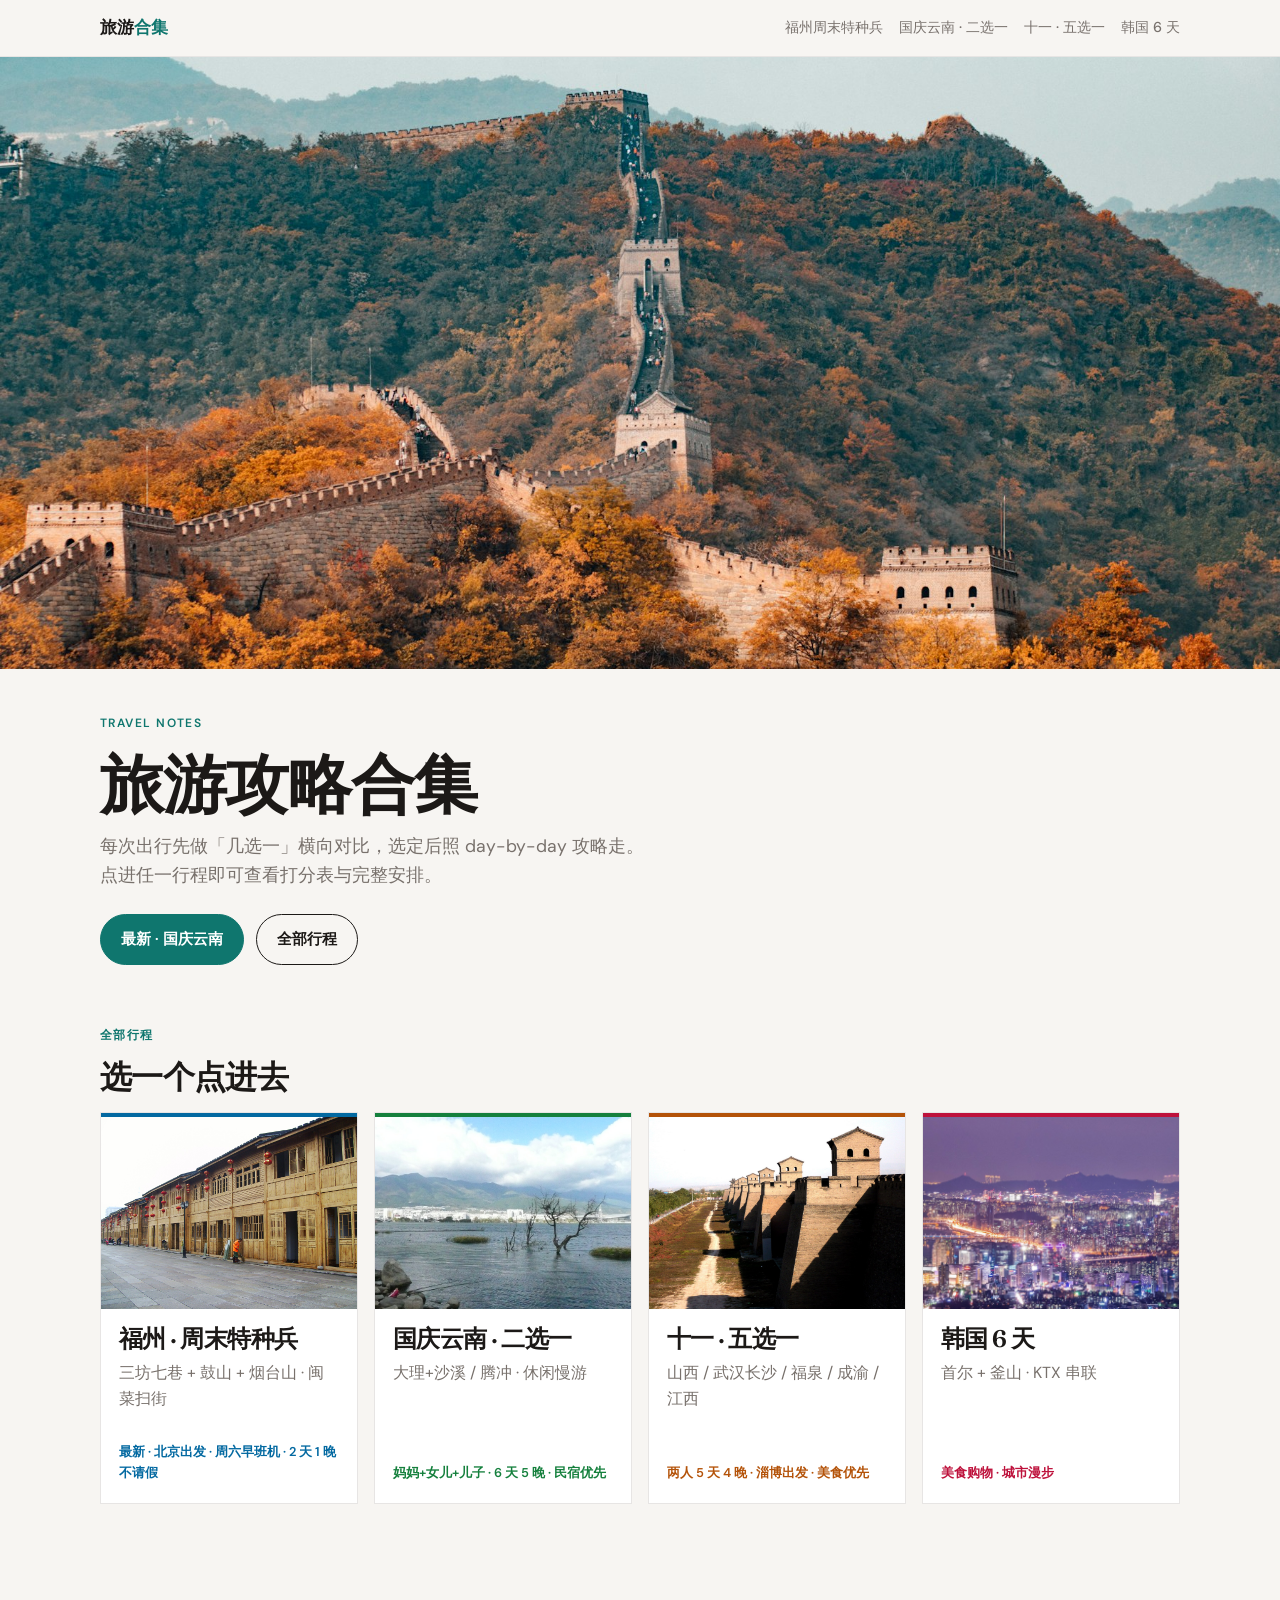
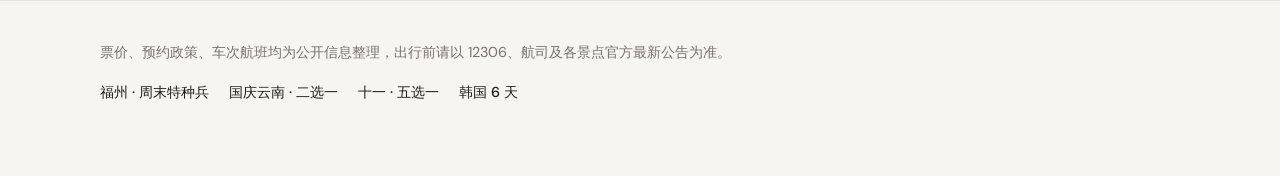
<file: index.html>
<!DOCTYPE html>
<html lang="zh-CN">
<head>
  <meta charset="UTF-8">
  <meta name="viewport" content="width=device-width, initial-scale=1">
  <title>旅游攻略合集</title>
  <meta name="description" content="假期出行决策与完整攻略：福州周末特种兵（北京出发 2 天 1 晚）、2026 国庆云南二选一（大理+沙溪 / 腾冲）、2026 十一五选一、韩国首尔+釜山 6 天">
  <link rel="preconnect" href="https://fonts.googleapis.com">
  <link rel="preconnect" href="https://fonts.gstatic.com" crossorigin>
  <link href="https://fonts.googleapis.com/css2?family=DM+Sans:ital,opsz,wght@0,9..40,400;0,9..40,500;0,9..40,600;0,9..40,700;1,9..40,400&family=Fraunces:opsz,wght@9..144,500;9..144,600;9..144,700&display=swap" rel="stylesheet">
  <link rel="icon" type="image/svg+xml" href="./favicon.svg">
  <link rel="alternate icon" type="image/png" href="./favicon-180.png">
  <link rel="apple-touch-icon" href="./favicon-180.png">
  <link rel="stylesheet" href="assets/css/main.css">
</head>
<body>
  <header class="site-header">
    <div class="site-header__inner">
      <a class="brand" href="./">旅游<span>合集</span></a>
      <nav class="nav-links" aria-label="行程">
        <a href="fuzhou-weekend">福州周末特种兵</a>
        <a href="yunnan">国庆云南 · 二选一</a>
        <a href="shiyi-5x1">十一 · 五选一</a>
        <a href="korea">韩国 6 天</a>
      </nav>
    </div>
  </header>

  <section class="home-hero">
    <div class="home-hero__media">
      <img src="assets/images/home/hero.jpg" alt="秋日旅行中的古城街巷氛围" width="1800" height="1012" fetchpriority="high">
    </div>
    <div class="home-hero__copy">
      <p class="eyebrow">Travel Notes</p>
      <h1 class="display">旅游攻略合集</h1>
      <p class="lead">每次出行先做「几选一」横向对比，选定后照 day-by-day 攻略走。<br>点进任一行程即可查看打分表与完整安排。</p>
      <div class="btn-group">
        <a class="btn btn-primary" href="yunnan">最新 · 国庆云南</a>
        <a class="btn" href="#trips">全部行程</a>
      </div>
    </div>
  </section>

  <main>
    <section class="section" id="trips" style="padding-top:0">
      <div class="container">
        <p class="eyebrow reveal">全部行程</p>
        <h2 class="reveal">选一个点进去</h2>
        <div class="dest-grid">
          <a class="dest-card reveal" href="fuzhou-weekend" style="--card-accent: var(--accent-fujian)">
            <div class="dest-card__bar"></div>
            <div class="dest-card__media">
              <img src="assets/images/fuzhou-quanzhou/sanfang.jpg" alt="福州三坊七巷" loading="lazy" width="800" height="600">
            </div>
            <div class="dest-card__body">
              <h3 class="dest-card__name">福州 · 周末特种兵</h3>
              <p class="muted">三坊七巷 + 鼓山 + 烟台山 · 闽菜扫街</p>
              <span class="dest-card__tag">最新 · 北京出发 · 周六早班机 · 2 天 1 晚不请假</span>
            </div>
          </a>
          <a class="dest-card reveal" href="yunnan" style="--card-accent: var(--accent-yunnan)">
            <div class="dest-card__bar"></div>
            <div class="dest-card__media">
              <img src="assets/images/yunnan/hero.jpg" alt="大理洱海风光" loading="lazy" width="800" height="600">
            </div>
            <div class="dest-card__body">
              <h3 class="dest-card__name">国庆云南 · 二选一</h3>
              <p class="muted">大理+沙溪 / 腾冲 · 休闲慢游</p>
              <span class="dest-card__tag">妈妈+女儿+儿子 · 6 天 5 晚 · 民宿优先</span>
            </div>
          </a>
          <a class="dest-card reveal" href="shiyi-5x1" style="--card-accent: var(--accent-shanxi)">
            <div class="dest-card__bar"></div>
            <div class="dest-card__media">
              <img src="assets/images/shanxi/hero.jpg" alt="平遥古城墙" loading="lazy" width="800" height="600">
            </div>
            <div class="dest-card__body">
              <h3 class="dest-card__name">十一 · 五选一</h3>
              <p class="muted">山西 / 武汉长沙 / 福泉 / 成渝 / 江西</p>
              <span class="dest-card__tag">两人 5 天 4 晚 · 淄博出发 · 美食优先</span>
            </div>
          </a>
          <a class="dest-card reveal" href="korea" style="--card-accent: var(--accent-korea)">
            <div class="dest-card__bar"></div>
            <div class="dest-card__media">
              <img src="assets/images/korea/hero.jpg" alt="首尔城市风光" loading="lazy" width="800" height="600">
            </div>
            <div class="dest-card__body">
              <h3 class="dest-card__name">韩国 6 天</h3>
              <p class="muted">首尔 + 釜山 · KTX 串联</p>
              <span class="dest-card__tag">美食购物 · 城市漫步</span>
            </div>
          </a>
        </div>
      </div>
    </section>
  </main>

  <footer class="site-footer">
    <div class="container">
      <p>票价、预约政策、车次航班均为公开信息整理，出行前请以 12306、航司及各景点官方最新公告为准。</p>
      <div class="site-footer__links">
        <a href="fuzhou-weekend">福州 · 周末特种兵</a>
        <a href="yunnan">国庆云南 · 二选一</a>
        <a href="shiyi-5x1">十一 · 五选一</a>
        <a href="korea">韩国 6 天</a>
      </div>
    </div>
  </footer>

  <script src="assets/js/main.js"></script>
</body>
</html>
</file>
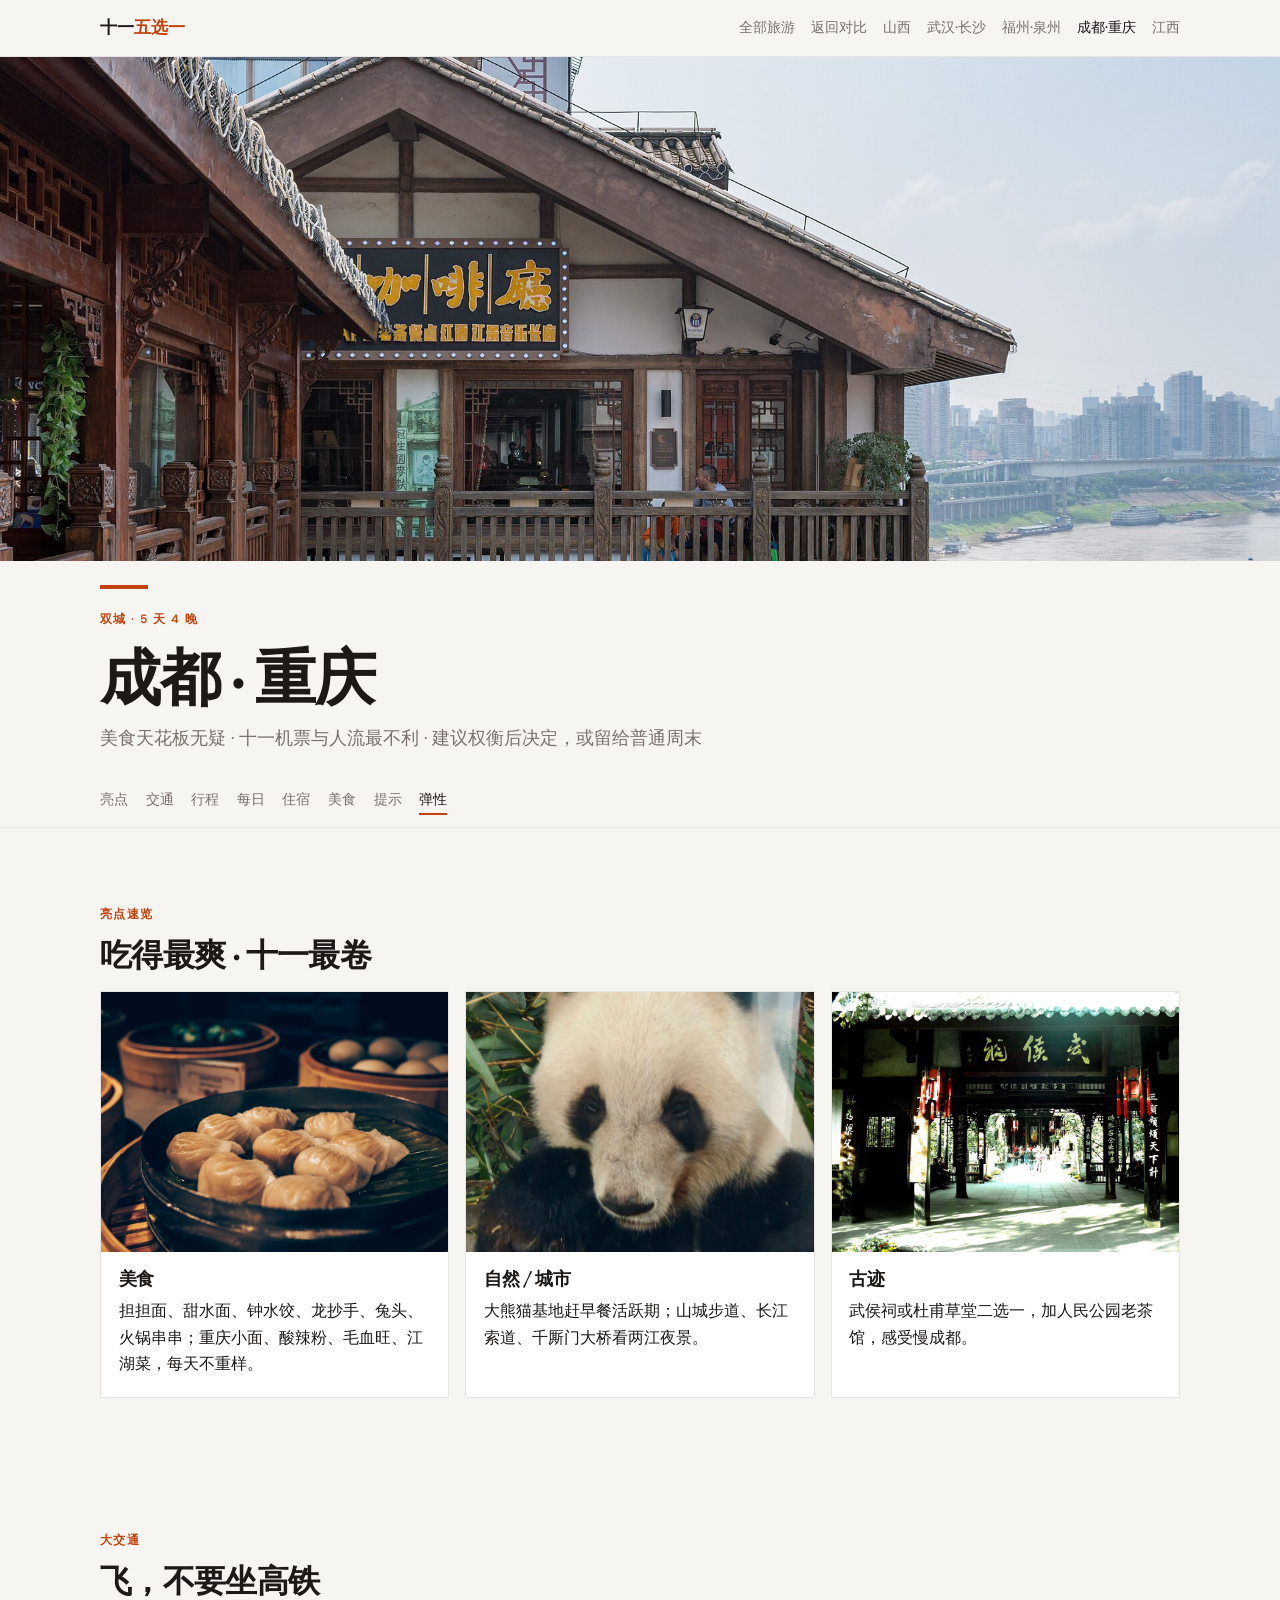
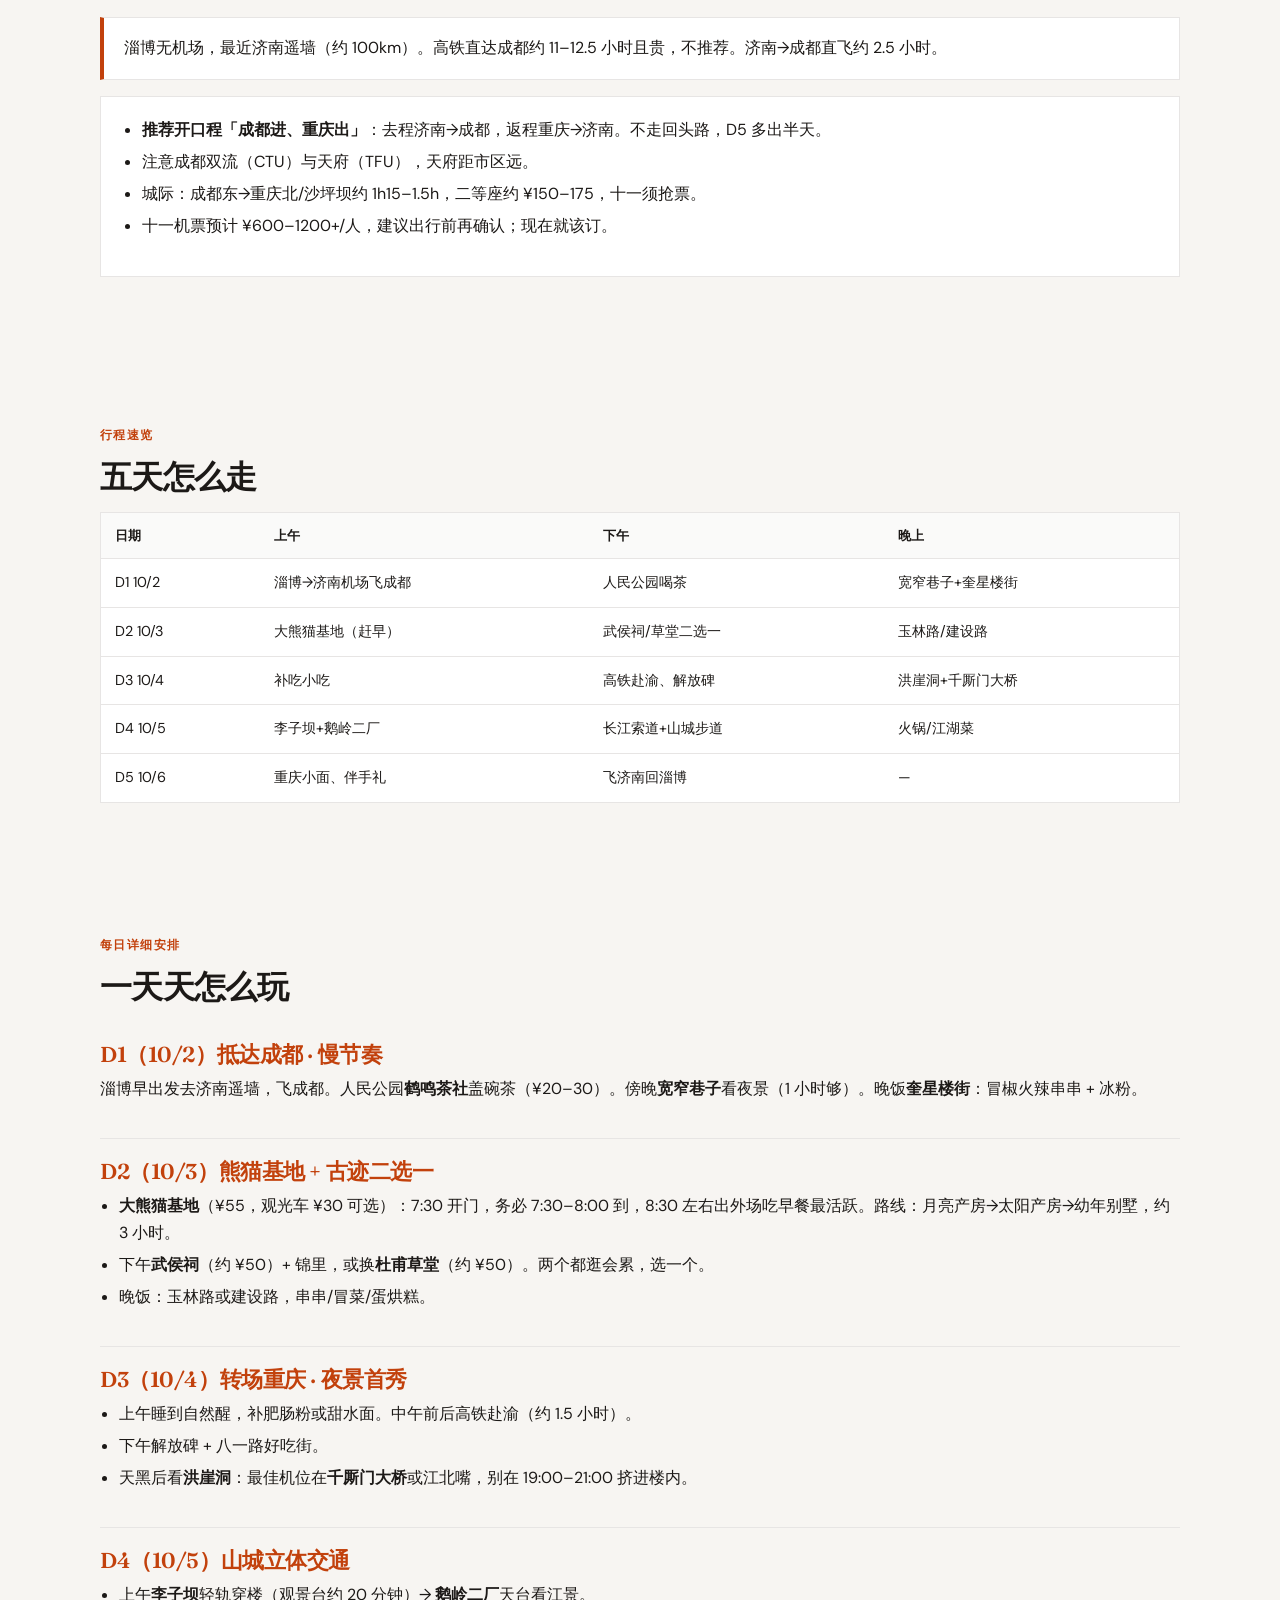
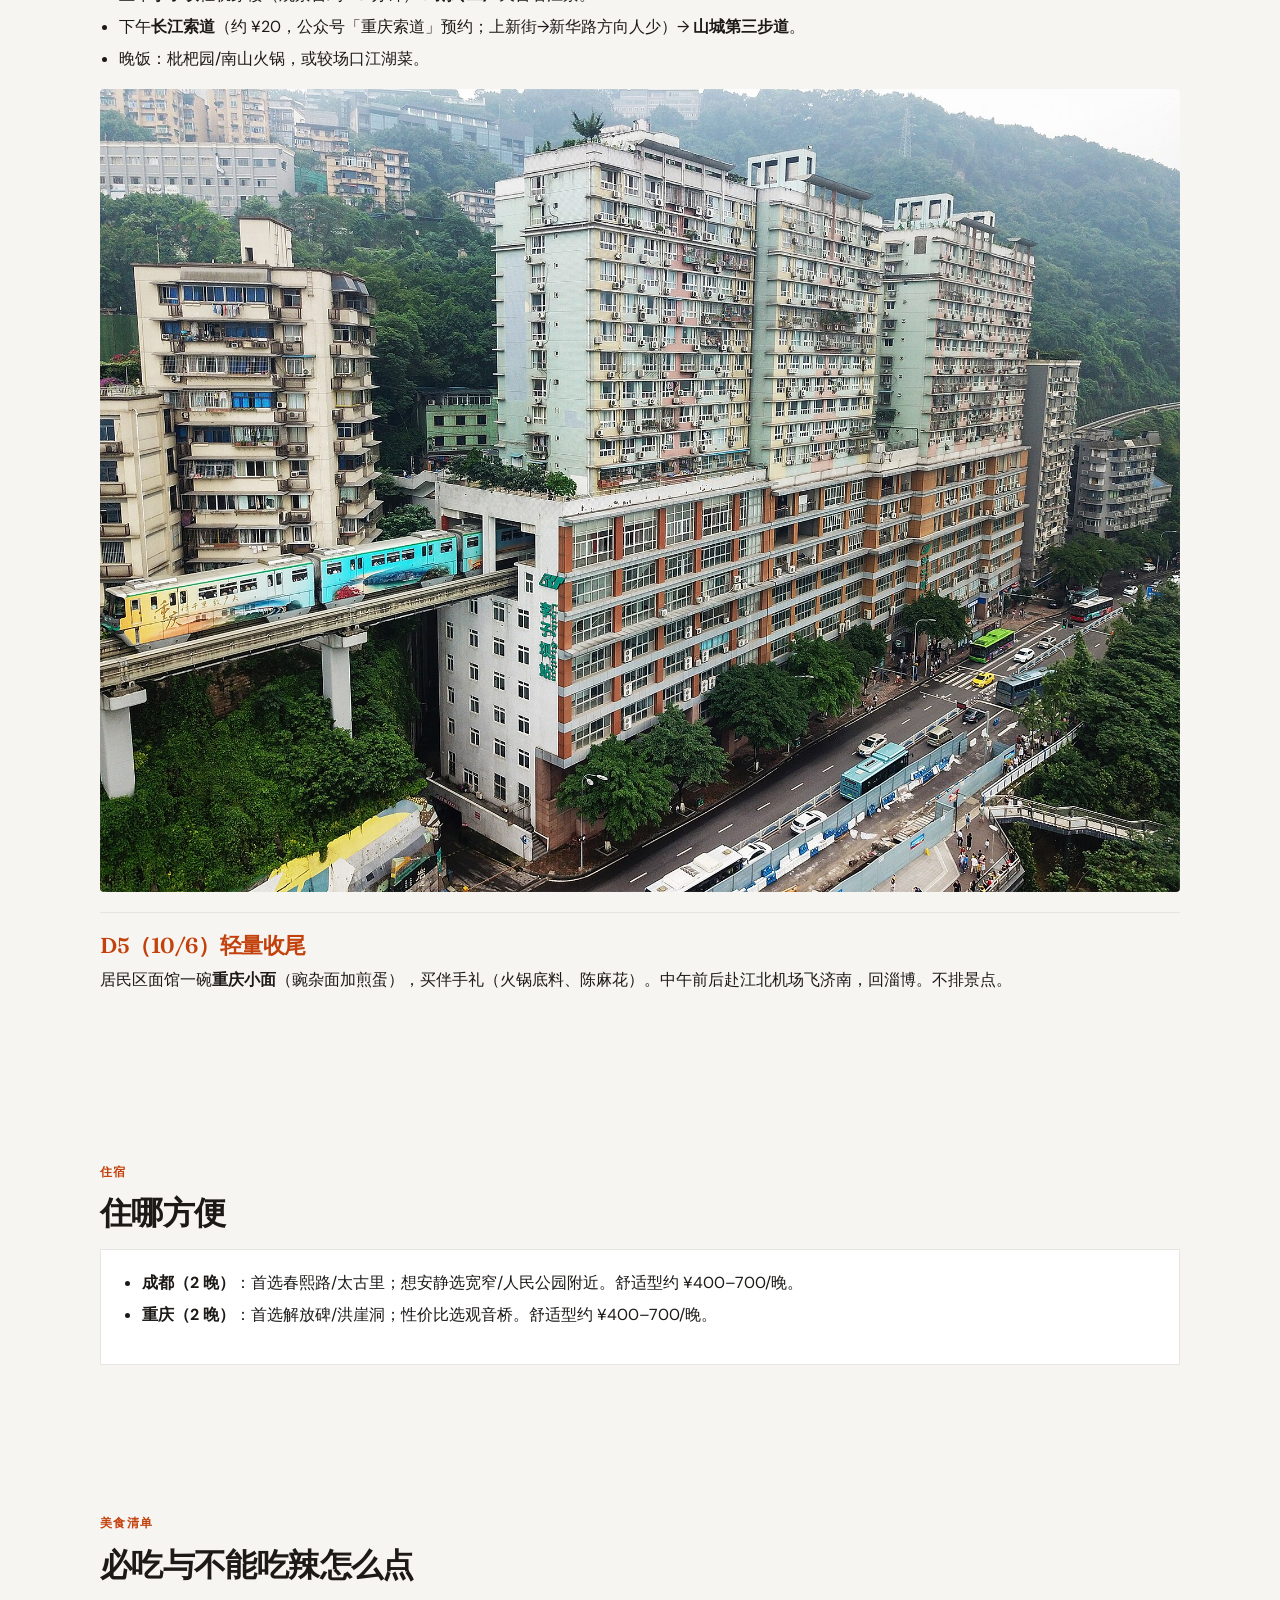
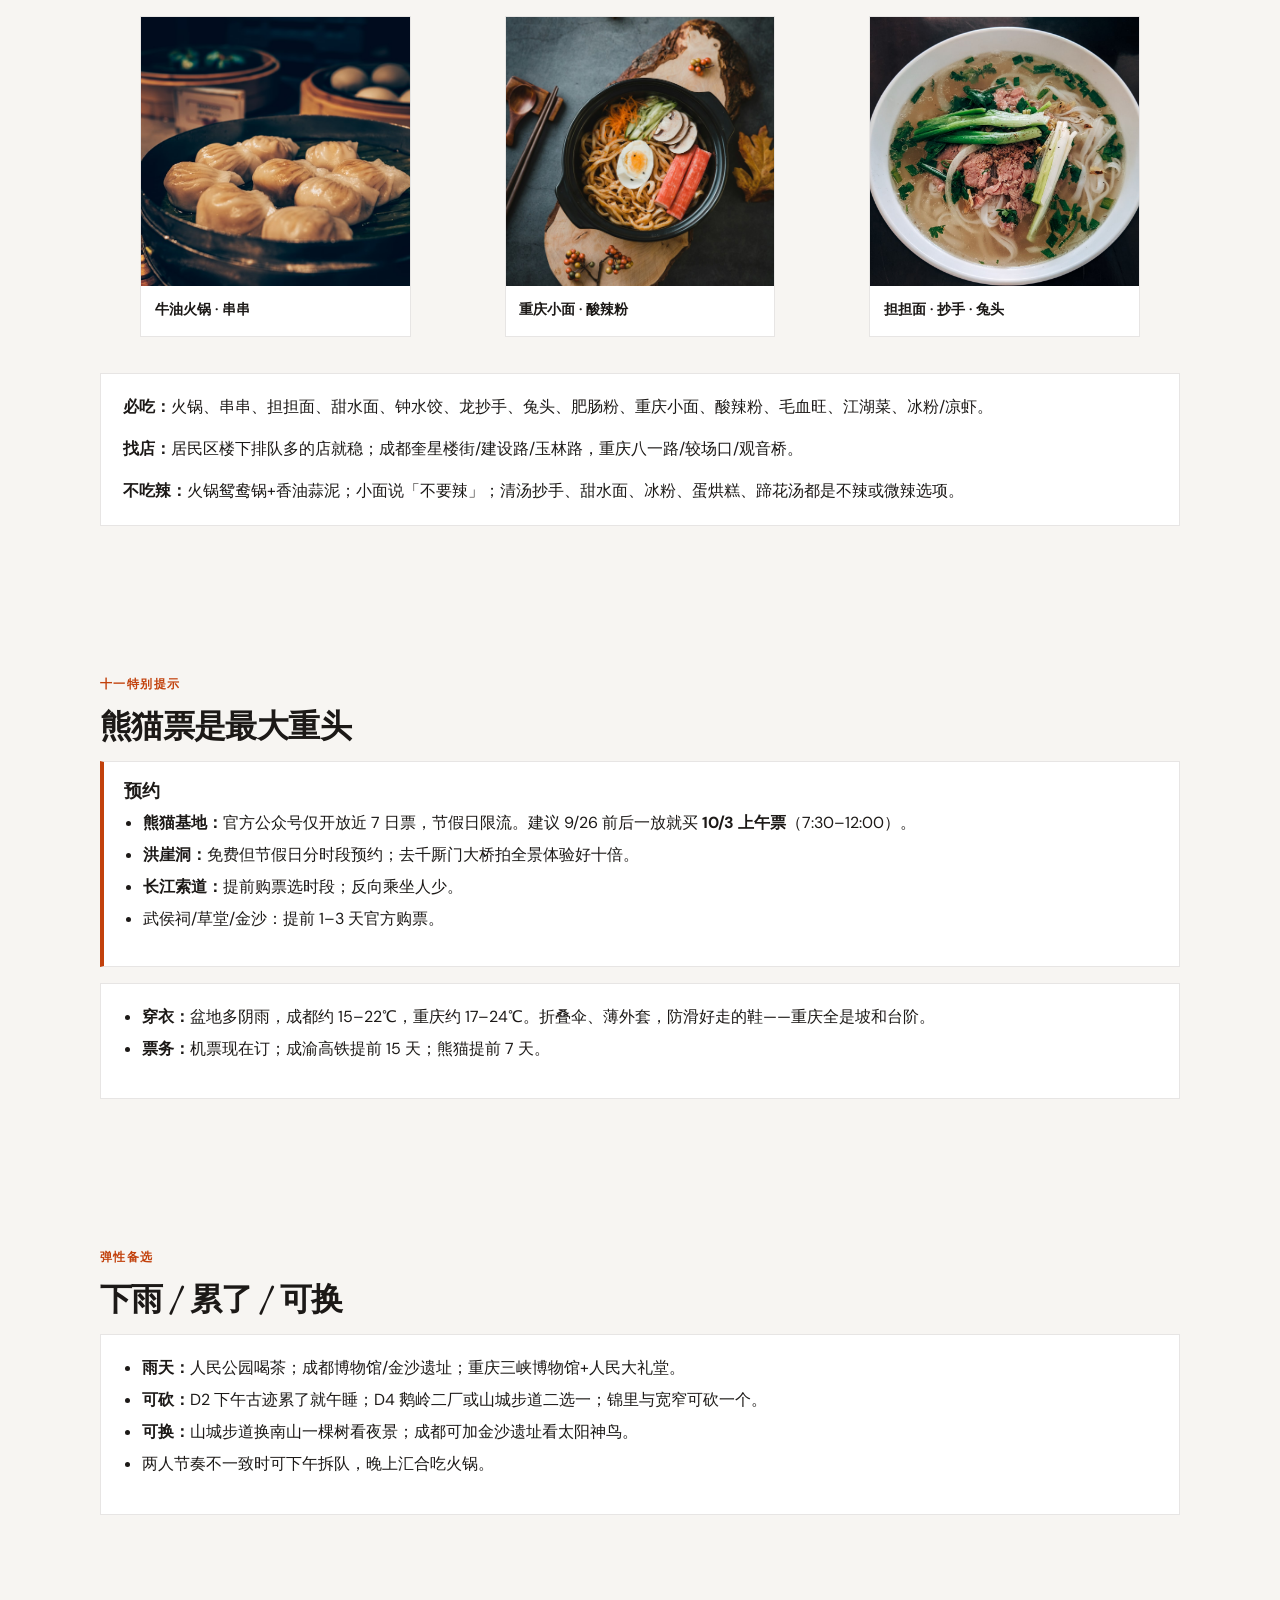
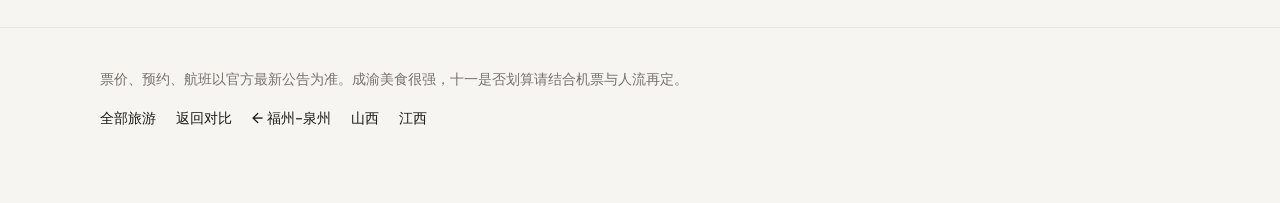
<file: chengdu-chongqing.html>
<!DOCTYPE html>
<html lang="zh-CN">
<head>
  <meta charset="UTF-8">
  <meta name="viewport" content="width=device-width, initial-scale=1">
  <title>成都-重庆 · 双城攻略</title>
  <meta name="description" content="成都-重庆 5 天 4 晚：火锅熊猫、洪崖洞、李子坝，十一建议权衡机票与人流">
  <link rel="preconnect" href="https://fonts.googleapis.com">
  <link rel="preconnect" href="https://fonts.gstatic.com" crossorigin>
  <link href="https://fonts.googleapis.com/css2?family=DM+Sans:ital,opsz,wght@0,9..40,400;0,9..40,500;0,9..40,600;0,9..40,700;1,9..40,400&family=Fraunces:opsz,wght@9..144,500;9..144,600;9..144,700&display=swap" rel="stylesheet">
  <link rel="icon" type="image/svg+xml" href="./favicon.svg">
  <link rel="alternate icon" type="image/png" href="./favicon-180.png">
  <link rel="apple-touch-icon" href="./favicon-180.png">
  <link rel="stylesheet" href="assets/css/main.css">
</head>
<body data-theme="chengyu">
  <header class="site-header">
    <div class="site-header__inner">
      <a class="brand" href="shiyi-5x1">十一<span>五选一</span></a>
      <nav class="nav-links" aria-label="导航">
        <a href="./">全部旅游</a>
        <a href="shiyi-5x1">返回对比</a>
        <a href="shanxi">山西</a>
        <a href="wuhan-changsha">武汉·长沙</a>
        <a href="fuzhou-quanzhou">福州·泉州</a>
        <a href="chengdu-chongqing" class="is-active">成都·重庆</a>
        <a href="jiangxi">江西</a>
      </nav>
    </div>
  </header>

  <section class="page-hero">
    <div class="page-hero__media">
      <img src="assets/images/chengdu-chongqing/hero.jpg" alt="重庆洪崖洞夜景" width="1800" height="1200" fetchpriority="high">
    </div>
    <div class="page-hero__copy">
      <span class="accent-bar" aria-hidden="true"></span>
      <p class="eyebrow">双城 · 5 天 4 晚</p>
      <h1 class="display">成都 · 重庆</h1>
      <p class="lead">美食天花板无疑 · 十一机票与人流最不利 · 建议权衡后决定，或留给普通周末</p>
    </div>
  </section>

  <nav class="toc" aria-label="本页目录">
    <div class="toc__inner">
      <a href="#highlights">亮点</a>
      <a href="#transport">交通</a>
      <a href="#itinerary">行程</a>
      <a href="#days">每日</a>
      <a href="#stay">住宿</a>
      <a href="#food">美食</a>
      <a href="#tips">提示</a>
      <a href="#flex">弹性</a>
    </div>
  </nav>

  <main class="container">
    <section class="section" id="highlights">
      <p class="eyebrow reveal">亮点速览</p>
      <h2 class="reveal">吃得最爽 · 十一最卷</h2>
      <div class="mosaic">
        <article class="mosaic-card reveal">
          <img src="assets/images/chengdu-chongqing/hotpot.jpg" alt="火锅" loading="lazy">
          <div class="mosaic-card__body">
            <h3>美食</h3>
            <p>担担面、甜水面、钟水饺、龙抄手、兔头、火锅串串；重庆小面、酸辣粉、毛血旺、江湖菜，每天不重样。</p>
          </div>
        </article>
        <article class="mosaic-card reveal">
          <img src="assets/images/chengdu-chongqing/panda.jpg" alt="大熊猫" loading="lazy">
          <div class="mosaic-card__body">
            <h3>自然 / 城市</h3>
            <p>大熊猫基地赶早餐活跃期；山城步道、长江索道、千厮门大桥看两江夜景。</p>
          </div>
        </article>
        <article class="mosaic-card reveal">
          <img src="assets/images/chengdu-chongqing/wuhou.jpg" alt="武侯祠" loading="lazy">
          <div class="mosaic-card__body">
            <h3>古迹</h3>
            <p>武侯祠或杜甫草堂二选一，加人民公园老茶馆，感受慢成都。</p>
          </div>
        </article>
      </div>
    </section>

    <section class="section" id="transport">
      <p class="eyebrow reveal">大交通</p>
      <h2 class="reveal">飞，不要坐高铁</h2>
      <div class="callout reveal">
        <p style="margin:0">淄博无机场，最近济南遥墙（约 100km）。高铁直达成都约 11–12.5 小时且贵，不推荐。济南→成都直飞约 2.5 小时。</p>
      </div>
      <div class="panel reveal">
        <ul>
          <li><strong>推荐开口程「成都进、重庆出」</strong>：去程济南→成都，返程重庆→济南。不走回头路，D5 多出半天。</li>
          <li>注意成都双流（CTU）与天府（TFU），天府距市区远。</li>
          <li>城际：成都东→重庆北/沙坪坝约 1h15–1.5h，二等座约 ¥150–175，十一须抢票。</li>
          <li>十一机票预计 ¥600–1200+/人，建议出行前再确认；现在就该订。</li>
        </ul>
      </div>
    </section>

    <section class="section" id="itinerary">
      <p class="eyebrow reveal">行程速览</p>
      <h2 class="reveal">五天怎么走</h2>
      <div class="itinerary-desktop reveal">
        <table class="schedule-table">
          <thead><tr><th>日期</th><th>上午</th><th>下午</th><th>晚上</th></tr></thead>
          <tbody>
            <tr><td>D1 10/2</td><td>淄博→济南机场飞成都</td><td>人民公园喝茶</td><td>宽窄巷子+奎星楼街</td></tr>
            <tr><td>D2 10/3</td><td>大熊猫基地（赶早）</td><td>武侯祠/草堂二选一</td><td>玉林路/建设路</td></tr>
            <tr><td>D3 10/4</td><td>补吃小吃</td><td>高铁赴渝、解放碑</td><td>洪崖洞+千厮门大桥</td></tr>
            <tr><td>D4 10/5</td><td>李子坝+鹅岭二厂</td><td>长江索道+山城步道</td><td>火锅/江湖菜</td></tr>
            <tr><td>D5 10/6</td><td>重庆小面、伴手礼</td><td>飞济南回淄博</td><td>—</td></tr>
          </tbody>
        </table>
      </div>
      <div class="itinerary-mobile">
        <article class="day-card reveal"><div class="day-card__date">D1 · 10/2</div><dl><dt>白天</dt><dd>飞达成都、鹤鸣茶社</dd><dt>晚上</dt><dd>宽窄巷子+奎星楼街</dd></dl></article>
        <article class="day-card reveal"><div class="day-card__date">D2 · 10/3</div><dl><dt>上午</dt><dd>熊猫基地赶早</dd><dt>下午</dt><dd>武侯祠或草堂</dd></dl></article>
        <article class="day-card reveal"><div class="day-card__date">D3 · 10/4</div><dl><dt>下午</dt><dd>高铁赴渝</dd><dt>晚上</dt><dd>洪崖洞夜景</dd></dl></article>
        <article class="day-card reveal"><div class="day-card__date">D4 · 10/5</div><dl><dt>上午</dt><dd>李子坝+鹅岭二厂</dd><dt>下午</dt><dd>索道+山城步道</dd></dl></article>
        <article class="day-card reveal"><div class="day-card__date">D5 · 10/6</div><dl><dt>上午</dt><dd>小面收尾</dd><dt>下午</dt><dd>飞返</dd></dl></article>
      </div>
    </section>

    <section class="section" id="days">
      <p class="eyebrow reveal">每日详细安排</p>
      <h2 class="reveal">一天天怎么玩</h2>

      <article class="day-block reveal">
        <h3>D1（10/2）抵达成都 · 慢节奏</h3>
        <p>淄博早出发去济南遥墙，飞成都。人民公园<strong>鹤鸣茶社</strong>盖碗茶（¥20–30）。傍晚<strong>宽窄巷子</strong>看夜景（1 小时够）。晚饭<strong>奎星楼街</strong>：冒椒火辣串串 + 冰粉。</p>
      </article>

      <article class="day-block reveal">
        <h3>D2（10/3）熊猫基地 + 古迹二选一</h3>
        <ul>
          <li><strong>大熊猫基地</strong>（¥55，观光车 ¥30 可选）：7:30 开门，务必 7:30–8:00 到，8:30 左右出外场吃早餐最活跃。路线：月亮产房→太阳产房→幼年别墅，约 3 小时。</li>
          <li>下午<strong>武侯祠</strong>（约 ¥50）+ 锦里，或换<strong>杜甫草堂</strong>（约 ¥50）。两个都逛会累，选一个。</li>
          <li>晚饭：玉林路或建设路，串串/冒菜/蛋烘糕。</li>
        </ul>
      </article>

      <article class="day-block reveal">
        <h3>D3（10/4）转场重庆 · 夜景首秀</h3>
        <ul>
          <li>上午睡到自然醒，补肥肠粉或甜水面。中午前后高铁赴渝（约 1.5 小时）。</li>
          <li>下午解放碑 + 八一路好吃街。</li>
          <li>天黑后看<strong>洪崖洞</strong>：最佳机位在<strong>千厮门大桥</strong>或江北嘴，别在 19:00–21:00 挤进楼内。</li>
        </ul>
      </article>

      <article class="day-block reveal">
        <h3>D4（10/5）山城立体交通</h3>
        <ul>
          <li>上午<strong>李子坝</strong>轻轨穿楼（观景台约 20 分钟）→ <strong>鹅岭二厂</strong>天台看江景。</li>
          <li>下午<strong>长江索道</strong>（约 ¥20，公众号「重庆索道」预约；上新街→新华路方向人少）→ <strong>山城第三步道</strong>。</li>
          <li>晚饭：枇杷园/南山火锅，或较场口江湖菜。</li>
        </ul>
        <img src="assets/images/chengdu-chongqing/liziba.jpg" alt="李子坝轻轨穿楼" loading="lazy" style="border-radius:var(--radius);margin-top:0.75rem">
      </article>

      <article class="day-block reveal">
        <h3>D5（10/6）轻量收尾</h3>
        <p>居民区面馆一碗<strong>重庆小面</strong>（豌杂面加煎蛋），买伴手礼（火锅底料、陈麻花）。中午前后赴江北机场飞济南，回淄博。不排景点。</p>
      </article>
    </section>

    <section class="section" id="stay">
      <p class="eyebrow reveal">住宿</p>
      <h2 class="reveal">住哪方便</h2>
      <div class="panel reveal">
        <ul>
          <li><strong>成都（2 晚）</strong>：首选春熙路/太古里；想安静选宽窄/人民公园附近。舒适型约 ¥400–700/晚。</li>
          <li><strong>重庆（2 晚）</strong>：首选解放碑/洪崖洞；性价比选观音桥。舒适型约 ¥400–700/晚。</li>
        </ul>
      </div>
    </section>

    <section class="section" id="food">
      <p class="eyebrow reveal">美食清单</p>
      <h2 class="reveal">必吃与不能吃辣怎么点</h2>
      <div class="food-grid reveal">
        <figure class="food-card"><img src="assets/images/chengdu-chongqing/hotpot.jpg" alt="火锅" loading="lazy"><figcaption>牛油火锅 · 串串</figcaption></figure>
        <figure class="food-card"><img src="assets/images/chengdu-chongqing/xiaomian.jpg" alt="重庆小面" loading="lazy"><figcaption>重庆小面 · 酸辣粉</figcaption></figure>
        <figure class="food-card"><img src="assets/images/chengdu-chongqing/skewer.jpg" alt="川渝小吃" loading="lazy"><figcaption>担担面 · 抄手 · 兔头</figcaption></figure>
      </div>
      <div class="panel reveal" style="margin-top:1.25rem">
        <p><strong>必吃：</strong>火锅、串串、担担面、甜水面、钟水饺、龙抄手、兔头、肥肠粉、重庆小面、酸辣粉、毛血旺、江湖菜、冰粉/凉虾。</p>
        <p><strong>找店：</strong>居民区楼下排队多的店就稳；成都奎星楼街/建设路/玉林路，重庆八一路/较场口/观音桥。</p>
        <p style="margin-bottom:0"><strong>不吃辣：</strong>火锅鸳鸯锅+香油蒜泥；小面说「不要辣」；清汤抄手、甜水面、冰粉、蛋烘糕、蹄花汤都是不辣或微辣选项。</p>
      </div>
    </section>

    <section class="section" id="tips">
      <p class="eyebrow reveal">十一特别提示</p>
      <h2 class="reveal">熊猫票是最大重头</h2>
      <div class="callout reveal">
        <h3>预约</h3>
        <ul>
          <li><strong>熊猫基地：</strong>官方公众号仅开放近 7 日票，节假日限流。建议 9/26 前后一放就买 <strong>10/3 上午票</strong>（7:30–12:00）。</li>
          <li><strong>洪崖洞：</strong>免费但节假日分时段预约；去千厮门大桥拍全景体验好十倍。</li>
          <li><strong>长江索道：</strong>提前购票选时段；反向乘坐人少。</li>
          <li>武侯祠/草堂/金沙：提前 1–3 天官方购票。</li>
        </ul>
      </div>
      <div class="panel reveal">
        <ul>
          <li><strong>穿衣：</strong>盆地多阴雨，成都约 15–22℃，重庆约 17–24℃。折叠伞、薄外套，防滑好走的鞋——重庆全是坡和台阶。</li>
          <li><strong>票务：</strong>机票现在订；成渝高铁提前 15 天；熊猫提前 7 天。</li>
        </ul>
      </div>
    </section>

    <section class="section" id="flex">
      <p class="eyebrow reveal">弹性备选</p>
      <h2 class="reveal">下雨 / 累了 / 可换</h2>
      <div class="panel reveal">
        <ul>
          <li><strong>雨天：</strong>人民公园喝茶；成都博物馆/金沙遗址；重庆三峡博物馆+人民大礼堂。</li>
          <li><strong>可砍：</strong>D2 下午古迹累了就午睡；D4 鹅岭二厂或山城步道二选一；锦里与宽窄可砍一个。</li>
          <li><strong>可换：</strong>山城步道换南山一棵树看夜景；成都可加金沙遗址看太阳神鸟。</li>
          <li>两人节奏不一致时可下午拆队，晚上汇合吃火锅。</li>
        </ul>
      </div>
    </section>
  </main>

  <footer class="site-footer">
    <div class="container">
      <p>票价、预约、航班以官方最新公告为准。成渝美食很强，十一是否划算请结合机票与人流再定。</p>
      <div class="site-footer__links">
        <a href="./">全部旅游</a>
        <a href="shiyi-5x1">返回对比</a>
        <a href="fuzhou-quanzhou">← 福州-泉州</a>
        <a href="shanxi">山西</a>
        <a href="jiangxi">江西</a>
      </div>
    </div>
  </footer>
  <script src="assets/js/main.js"></script>
</body>
</html>
</file>
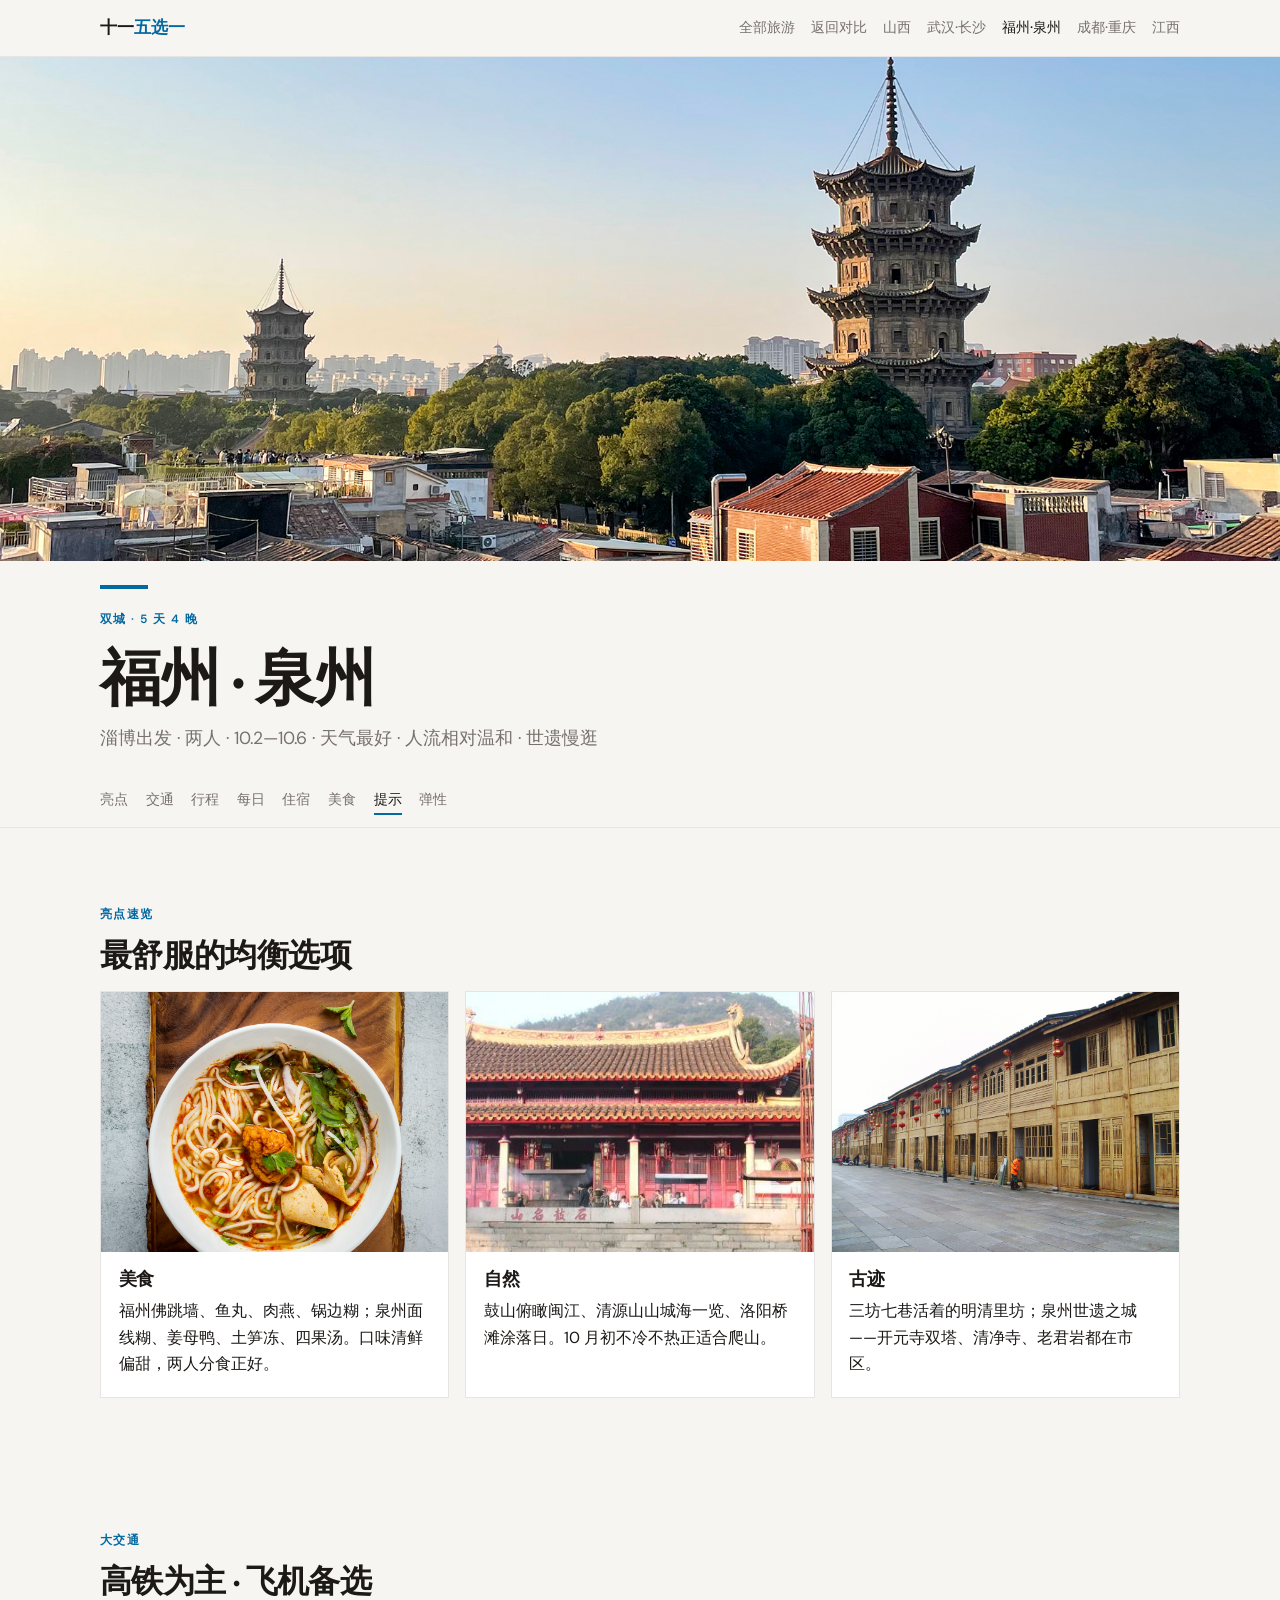
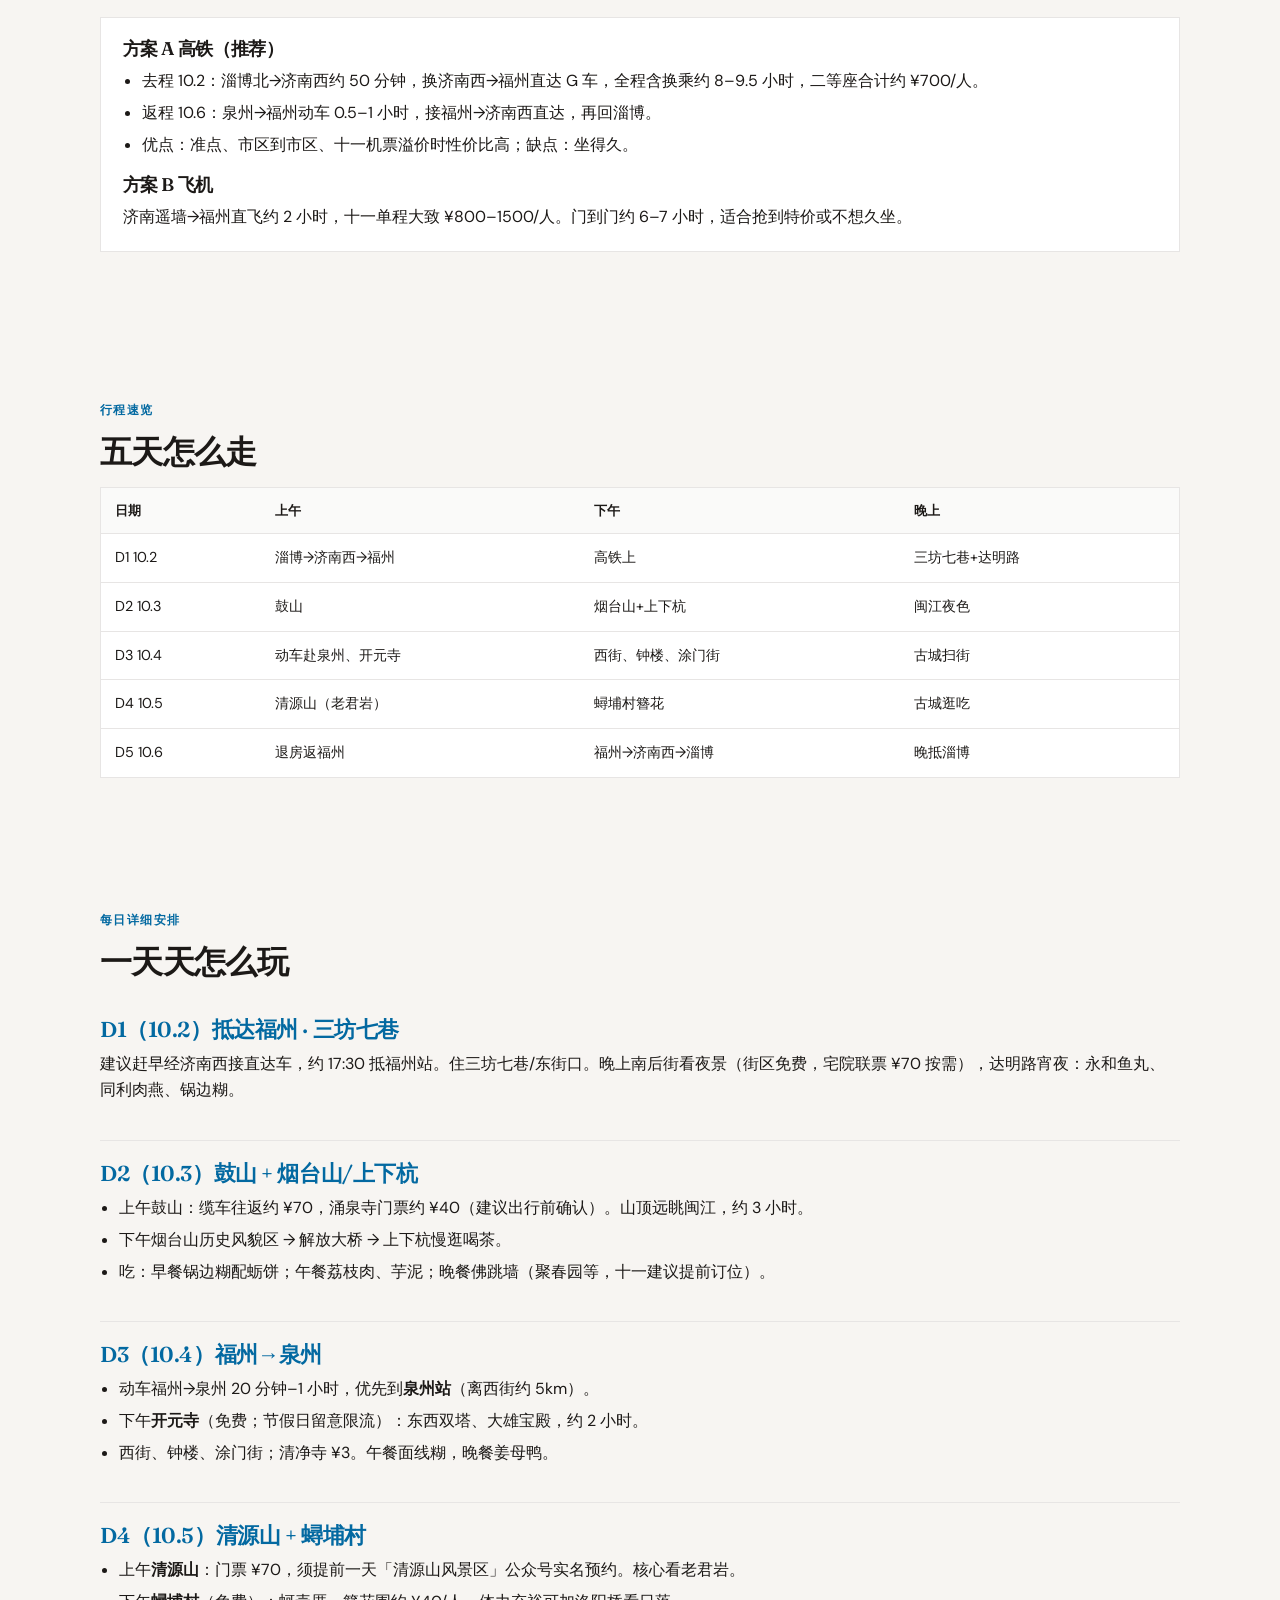
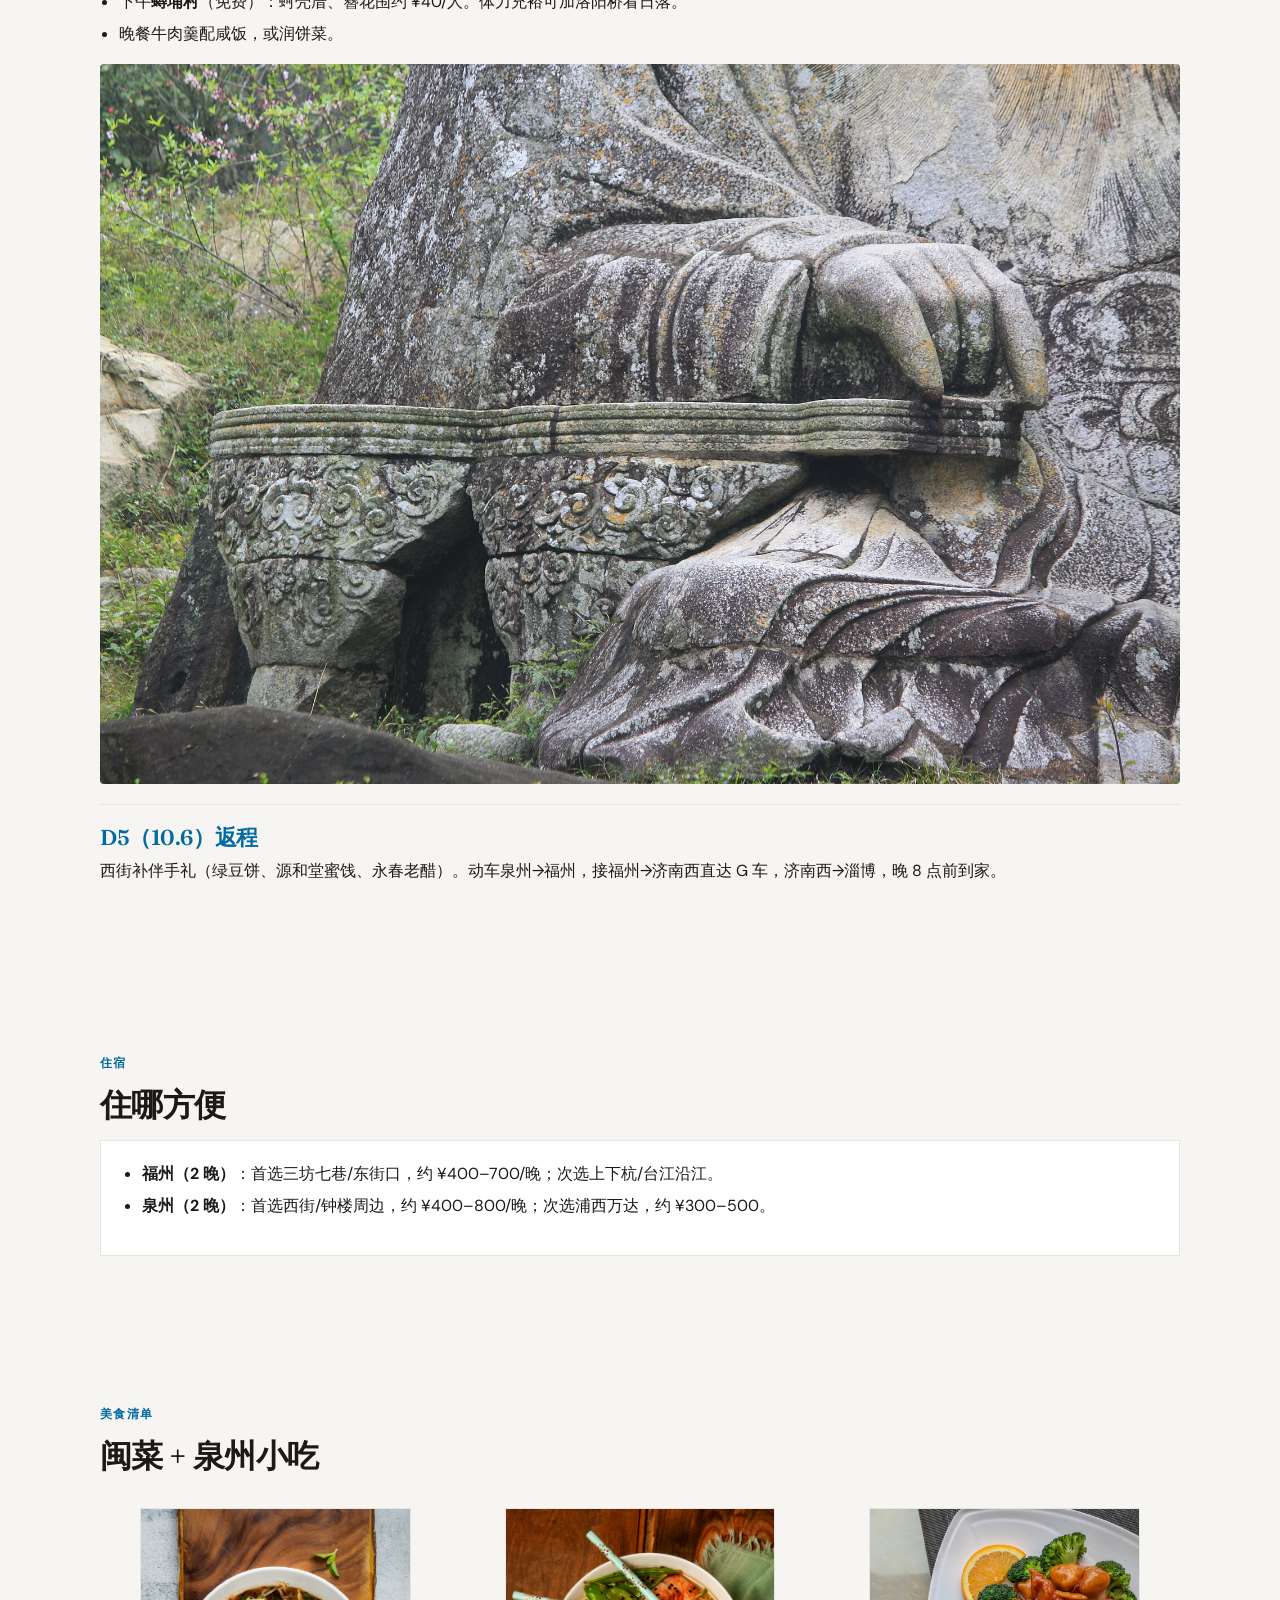
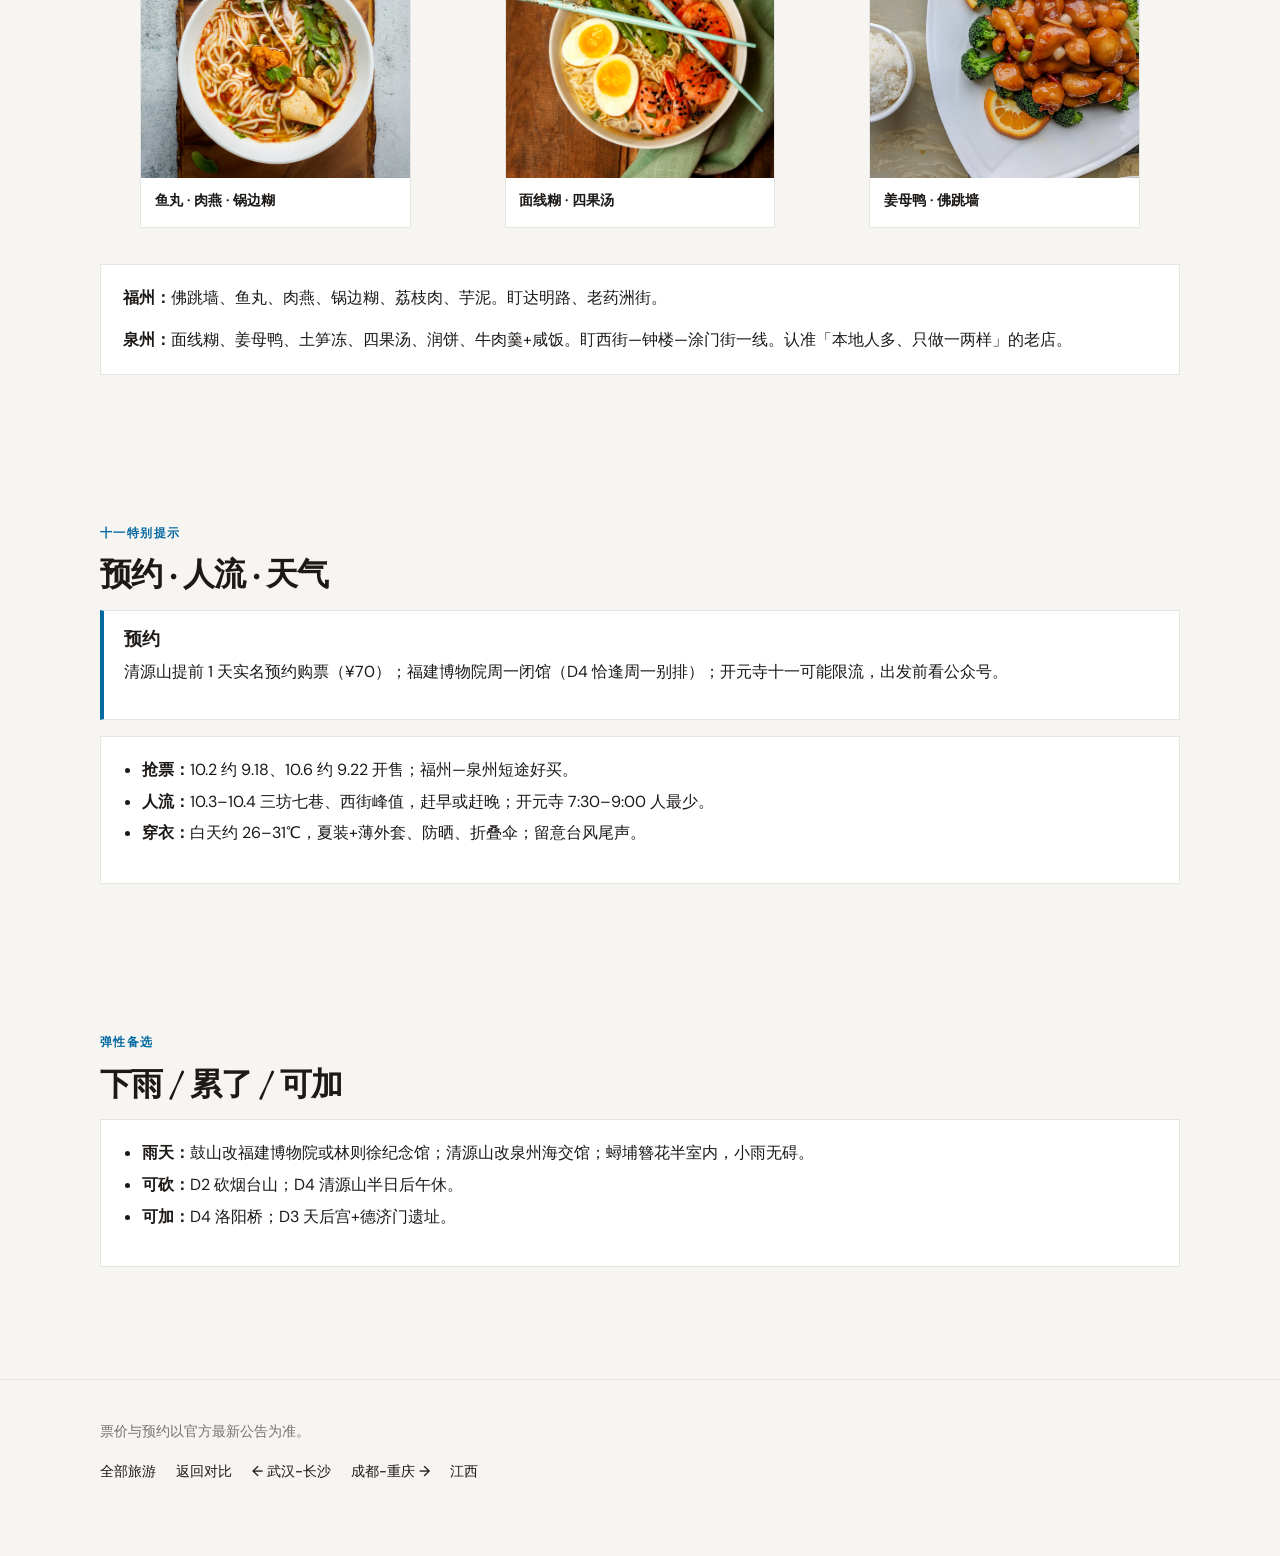
<file: fuzhou-quanzhou.html>
<!DOCTYPE html>
<html lang="zh-CN">
<head>
  <meta charset="UTF-8">
  <meta name="viewport" content="width=device-width, initial-scale=1">
  <title>福州-泉州 · 双城攻略</title>
  <meta name="description" content="福州-泉州 5 天 4 晚：闽菜小吃、三坊七巷、开元寺、清源山">
  <link rel="preconnect" href="https://fonts.googleapis.com">
  <link rel="preconnect" href="https://fonts.gstatic.com" crossorigin>
  <link href="https://fonts.googleapis.com/css2?family=DM+Sans:ital,opsz,wght@0,9..40,400;0,9..40,500;0,9..40,600;0,9..40,700;1,9..40,400&family=Fraunces:opsz,wght@9..144,500;9..144,600;9..144,700&display=swap" rel="stylesheet">
  <link rel="icon" type="image/svg+xml" href="./favicon.svg">
  <link rel="alternate icon" type="image/png" href="./favicon-180.png">
  <link rel="apple-touch-icon" href="./favicon-180.png">
  <link rel="stylesheet" href="assets/css/main.css">
</head>
<body data-theme="fujian">
  <header class="site-header">
    <div class="site-header__inner">
      <a class="brand" href="shiyi-5x1">十一<span>五选一</span></a>
      <nav class="nav-links" aria-label="导航">
        <a href="./">全部旅游</a>
        <a href="shiyi-5x1">返回对比</a>
        <a href="shanxi">山西</a>
        <a href="wuhan-changsha">武汉·长沙</a>
        <a href="fuzhou-quanzhou" class="is-active">福州·泉州</a>
        <a href="chengdu-chongqing">成都·重庆</a>
        <a href="jiangxi">江西</a>
      </nav>
    </div>
  </header>

  <section class="page-hero">
    <div class="page-hero__media">
      <img src="assets/images/fuzhou-quanzhou/hero.jpg" alt="泉州开元寺双塔" width="1800" height="1200" fetchpriority="high">
    </div>
    <div class="page-hero__copy">
      <span class="accent-bar" aria-hidden="true"></span>
      <p class="eyebrow">双城 · 5 天 4 晚</p>
      <h1 class="display">福州 · 泉州</h1>
      <p class="lead">淄博出发 · 两人 · 10.2—10.6 · 天气最好 · 人流相对温和 · 世遗慢逛</p>
    </div>
  </section>

  <nav class="toc" aria-label="本页目录">
    <div class="toc__inner">
      <a href="#highlights">亮点</a>
      <a href="#transport">交通</a>
      <a href="#itinerary">行程</a>
      <a href="#days">每日</a>
      <a href="#stay">住宿</a>
      <a href="#food">美食</a>
      <a href="#tips">提示</a>
      <a href="#flex">弹性</a>
    </div>
  </nav>

  <main class="container">
    <section class="section" id="highlights">
      <p class="eyebrow reveal">亮点速览</p>
      <h2 class="reveal">最舒服的均衡选项</h2>
      <div class="mosaic">
        <article class="mosaic-card reveal">
          <img src="assets/images/fuzhou-quanzhou/fishball.jpg" alt="福州闽菜小吃" loading="lazy">
          <div class="mosaic-card__body">
            <h3>美食</h3>
            <p>福州佛跳墙、鱼丸、肉燕、锅边糊；泉州面线糊、姜母鸭、土笋冻、四果汤。口味清鲜偏甜，两人分食正好。</p>
          </div>
        </article>
        <article class="mosaic-card reveal">
          <img src="assets/images/fuzhou-quanzhou/gushan.jpg" alt="福州鼓山涌泉寺" loading="lazy">
          <div class="mosaic-card__body">
            <h3>自然</h3>
            <p>鼓山俯瞰闽江、清源山山城海一览、洛阳桥滩涂落日。10 月初不冷不热正适合爬山。</p>
          </div>
        </article>
        <article class="mosaic-card reveal">
          <img src="assets/images/fuzhou-quanzhou/sanfang.jpg" alt="福州三坊七巷" loading="lazy">
          <div class="mosaic-card__body">
            <h3>古迹</h3>
            <p>三坊七巷活着的明清里坊；泉州世遗之城——开元寺双塔、清净寺、老君岩都在市区。</p>
          </div>
        </article>
      </div>
    </section>

    <section class="section" id="transport">
      <p class="eyebrow reveal">大交通</p>
      <h2 class="reveal">高铁为主 · 飞机备选</h2>
      <div class="panel reveal">
        <h3>方案 A 高铁（推荐）</h3>
        <ul>
          <li>去程 10.2：淄博北→济南西约 50 分钟，换济南西→福州直达 G 车，全程含换乘约 8–9.5 小时，二等座合计约 ¥700/人。</li>
          <li>返程 10.6：泉州→福州动车 0.5–1 小时，接福州→济南西直达，再回淄博。</li>
          <li>优点：准点、市区到市区、十一机票溢价时性价比高；缺点：坐得久。</li>
        </ul>
        <h3>方案 B 飞机</h3>
        <p style="margin-bottom:0">济南遥墙→福州直飞约 2 小时，十一单程大致 ¥800–1500/人。门到门约 6–7 小时，适合抢到特价或不想久坐。</p>
      </div>
    </section>

    <section class="section" id="itinerary">
      <p class="eyebrow reveal">行程速览</p>
      <h2 class="reveal">五天怎么走</h2>
      <div class="itinerary-desktop reveal">
        <table class="schedule-table">
          <thead><tr><th>日期</th><th>上午</th><th>下午</th><th>晚上</th></tr></thead>
          <tbody>
            <tr><td>D1 10.2</td><td>淄博→济南西→福州</td><td>高铁上</td><td>三坊七巷+达明路</td></tr>
            <tr><td>D2 10.3</td><td>鼓山</td><td>烟台山+上下杭</td><td>闽江夜色</td></tr>
            <tr><td>D3 10.4</td><td>动车赴泉州、开元寺</td><td>西街、钟楼、涂门街</td><td>古城扫街</td></tr>
            <tr><td>D4 10.5</td><td>清源山（老君岩）</td><td>蟳埔村簪花</td><td>古城逛吃</td></tr>
            <tr><td>D5 10.6</td><td>退房返福州</td><td>福州→济南西→淄博</td><td>晚抵淄博</td></tr>
          </tbody>
        </table>
      </div>
      <div class="itinerary-mobile">
        <article class="day-card reveal"><div class="day-card__date">D1 · 10.2</div><dl><dt>白天</dt><dd>高铁赴榕</dd><dt>晚上</dt><dd>三坊七巷+达明路</dd></dl></article>
        <article class="day-card reveal"><div class="day-card__date">D2 · 10.3</div><dl><dt>上午</dt><dd>鼓山</dd><dt>下午</dt><dd>烟台山+上下杭</dd><dt>晚上</dt><dd>闽江夜色</dd></dl></article>
        <article class="day-card reveal"><div class="day-card__date">D3 · 10.4</div><dl><dt>上午</dt><dd>赴泉州、开元寺</dd><dt>下午</dt><dd>西街涂门街</dd></dl></article>
        <article class="day-card reveal"><div class="day-card__date">D4 · 10.5</div><dl><dt>上午</dt><dd>清源山</dd><dt>下午</dt><dd>蟳埔簪花</dd></dl></article>
        <article class="day-card reveal"><div class="day-card__date">D5 · 10.6</div><dl><dt>全天</dt><dd>返程淄博</dd></dl></article>
      </div>
    </section>

    <section class="section" id="days">
      <p class="eyebrow reveal">每日详细安排</p>
      <h2 class="reveal">一天天怎么玩</h2>

      <article class="day-block reveal">
        <h3>D1（10.2）抵达福州 · 三坊七巷</h3>
        <p>建议赶早经济南西接直达车，约 17:30 抵福州站。住三坊七巷/东街口。晚上南后街看夜景（街区免费，宅院联票 ¥70 按需），达明路宵夜：永和鱼丸、同利肉燕、锅边糊。</p>
      </article>

      <article class="day-block reveal">
        <h3>D2（10.3）鼓山 + 烟台山/上下杭</h3>
        <ul>
          <li>上午鼓山：缆车往返约 ¥70，涌泉寺门票约 ¥40（建议出行前确认）。山顶远眺闽江，约 3 小时。</li>
          <li>下午烟台山历史风貌区 → 解放大桥 → 上下杭慢逛喝茶。</li>
          <li>吃：早餐锅边糊配蛎饼；午餐荔枝肉、芋泥；晚餐佛跳墙（聚春园等，十一建议提前订位）。</li>
        </ul>
      </article>

      <article class="day-block reveal">
        <h3>D3（10.4）福州→泉州</h3>
        <ul>
          <li>动车福州→泉州 20 分钟–1 小时，优先到<strong>泉州站</strong>（离西街约 5km）。</li>
          <li>下午<strong>开元寺</strong>（免费；节假日留意限流）：东西双塔、大雄宝殿，约 2 小时。</li>
          <li>西街、钟楼、涂门街；清净寺 ¥3。午餐面线糊，晚餐姜母鸭。</li>
        </ul>
      </article>

      <article class="day-block reveal">
        <h3>D4（10.5）清源山 + 蟳埔村</h3>
        <ul>
          <li>上午<strong>清源山</strong>：门票 ¥70，须提前一天「清源山风景区」公众号实名预约。核心看老君岩。</li>
          <li>下午<strong>蟳埔村</strong>（免费）：蚵壳厝、簪花围约 ¥40/人。体力充裕可加洛阳桥看日落。</li>
          <li>晚餐牛肉羹配咸饭，或润饼菜。</li>
        </ul>
        <img src="assets/images/fuzhou-quanzhou/qingyuan.jpg" alt="清源山老君岩一带" loading="lazy" style="border-radius:var(--radius);margin-top:0.75rem">
      </article>

      <article class="day-block reveal">
        <h3>D5（10.6）返程</h3>
        <p>西街补伴手礼（绿豆饼、源和堂蜜饯、永春老醋）。动车泉州→福州，接福州→济南西直达 G 车，济南西→淄博，晚 8 点前到家。</p>
      </article>
    </section>

    <section class="section" id="stay">
      <p class="eyebrow reveal">住宿</p>
      <h2 class="reveal">住哪方便</h2>
      <div class="panel reveal">
        <ul>
          <li><strong>福州（2 晚）</strong>：首选三坊七巷/东街口，约 ¥400–700/晚；次选上下杭/台江沿江。</li>
          <li><strong>泉州（2 晚）</strong>：首选西街/钟楼周边，约 ¥400–800/晚；次选浦西万达，约 ¥300–500。</li>
        </ul>
      </div>
    </section>

    <section class="section" id="food">
      <p class="eyebrow reveal">美食清单</p>
      <h2 class="reveal">闽菜 + 泉州小吃</h2>
      <div class="food-grid reveal">
        <figure class="food-card"><img src="assets/images/fuzhou-quanzhou/fishball.jpg" alt="福州鱼丸" loading="lazy"><figcaption>鱼丸 · 肉燕 · 锅边糊</figcaption></figure>
        <figure class="food-card"><img src="assets/images/fuzhou-quanzhou/mianxian.jpg" alt="面线糊氛围" loading="lazy"><figcaption>面线糊 · 四果汤</figcaption></figure>
        <figure class="food-card"><img src="assets/images/fuzhou-quanzhou/duck.jpg" alt="姜母鸭" loading="lazy"><figcaption>姜母鸭 · 佛跳墙</figcaption></figure>
      </div>
      <div class="panel reveal" style="margin-top:1.25rem">
        <p><strong>福州：</strong>佛跳墙、鱼丸、肉燕、锅边糊、荔枝肉、芋泥。盯达明路、老药洲街。</p>
        <p style="margin-bottom:0"><strong>泉州：</strong>面线糊、姜母鸭、土笋冻、四果汤、润饼、牛肉羹+咸饭。盯西街—钟楼—涂门街一线。认准「本地人多、只做一两样」的老店。</p>
      </div>
    </section>

    <section class="section" id="tips">
      <p class="eyebrow reveal">十一特别提示</p>
      <h2 class="reveal">预约 · 人流 · 天气</h2>
      <div class="callout reveal">
        <h3>预约</h3>
        <p>清源山提前 1 天实名预约购票（¥70）；福建博物院周一闭馆（D4 恰逢周一别排）；开元寺十一可能限流，出发前看公众号。</p>
      </div>
      <div class="panel reveal">
        <ul>
          <li><strong>抢票：</strong>10.2 约 9.18、10.6 约 9.22 开售；福州—泉州短途好买。</li>
          <li><strong>人流：</strong>10.3–10.4 三坊七巷、西街峰值，赶早或赶晚；开元寺 7:30–9:00 人最少。</li>
          <li><strong>穿衣：</strong>白天约 26–31℃，夏装+薄外套、防晒、折叠伞；留意台风尾声。</li>
        </ul>
      </div>
    </section>

    <section class="section" id="flex">
      <p class="eyebrow reveal">弹性备选</p>
      <h2 class="reveal">下雨 / 累了 / 可加</h2>
      <div class="panel reveal">
        <ul>
          <li><strong>雨天：</strong>鼓山改福建博物院或林则徐纪念馆；清源山改泉州海交馆；蟳埔簪花半室内，小雨无碍。</li>
          <li><strong>可砍：</strong>D2 砍烟台山；D4 清源山半日后午休。</li>
          <li><strong>可加：</strong>D4 洛阳桥；D3 天后宫+德济门遗址。</li>
        </ul>
      </div>
    </section>
  </main>

  <footer class="site-footer">
    <div class="container">
      <p>票价与预约以官方最新公告为准。</p>
      <div class="site-footer__links">
        <a href="./">全部旅游</a>
        <a href="shiyi-5x1">返回对比</a>
        <a href="wuhan-changsha">← 武汉-长沙</a>
        <a href="chengdu-chongqing">成都-重庆 →</a>
        <a href="jiangxi">江西</a>
      </div>
    </div>
  </footer>
  <script src="assets/js/main.js"></script>
</body>
</html>
</file>
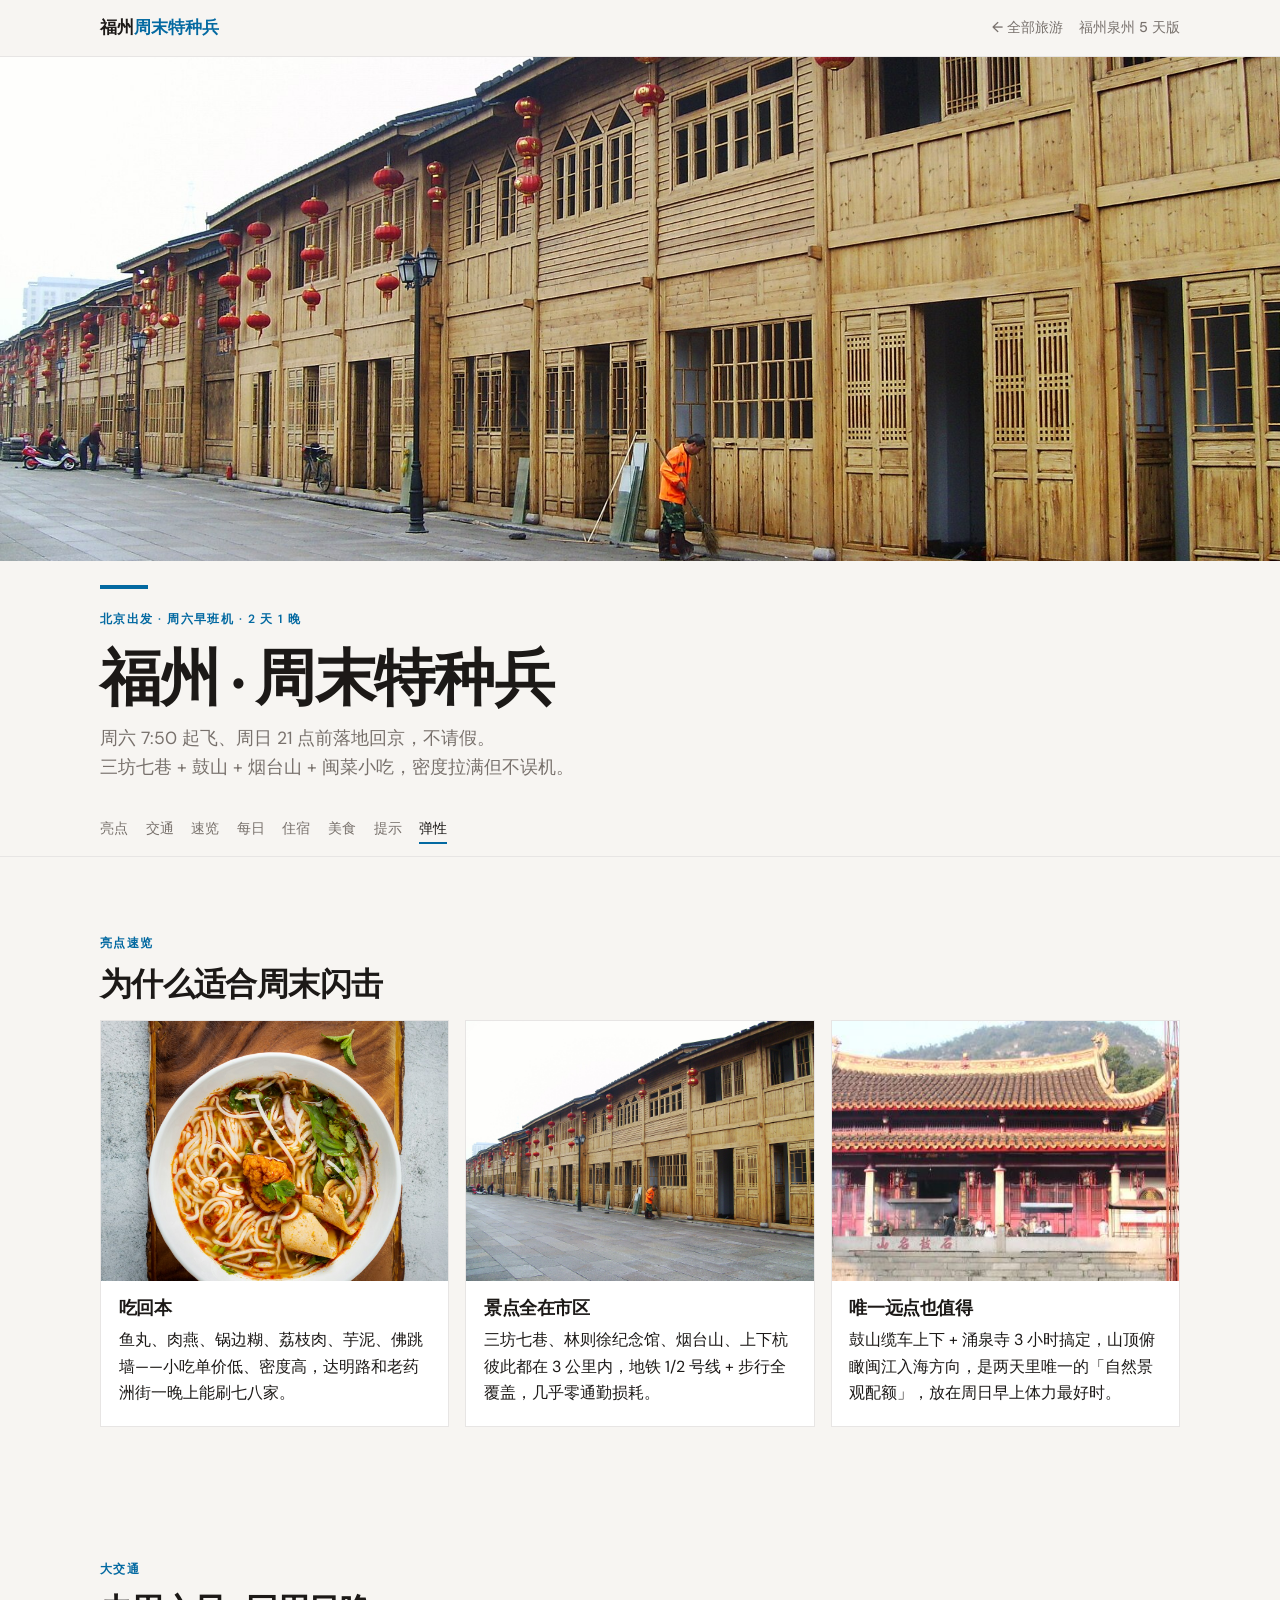
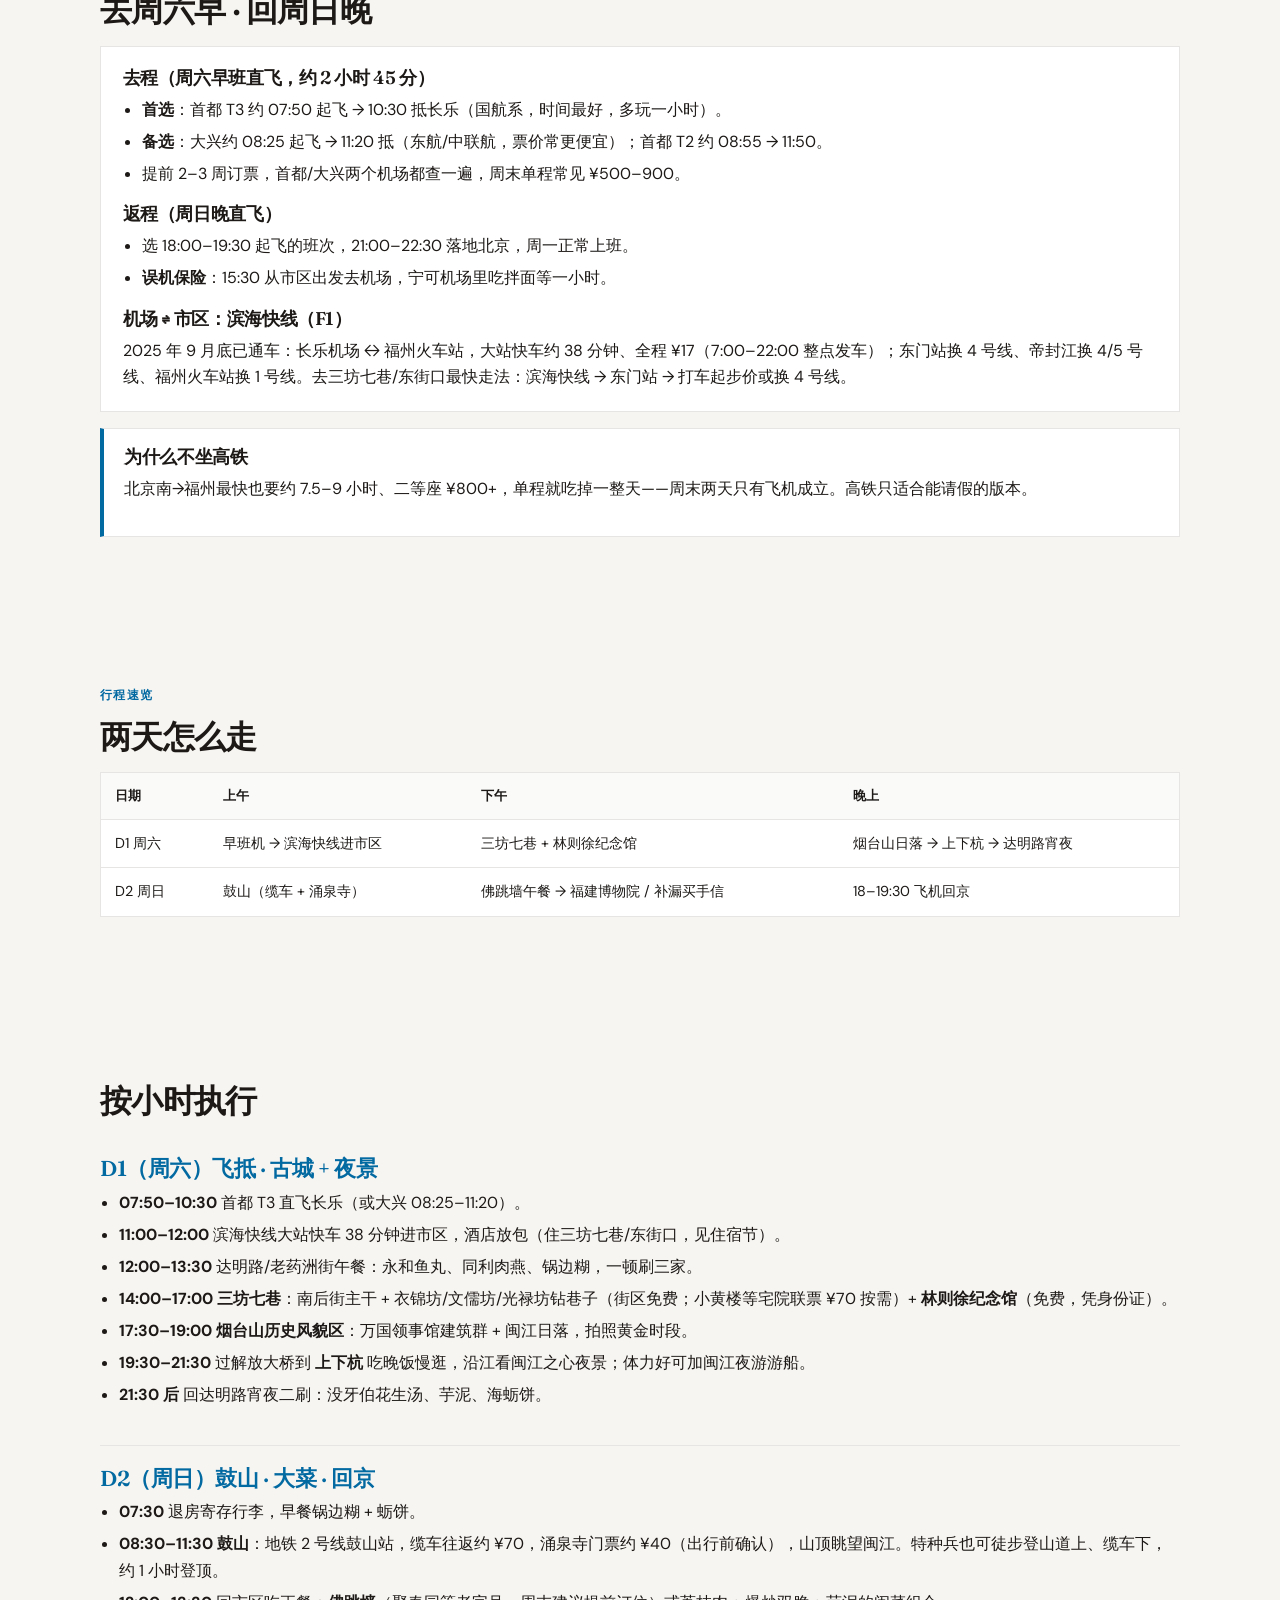
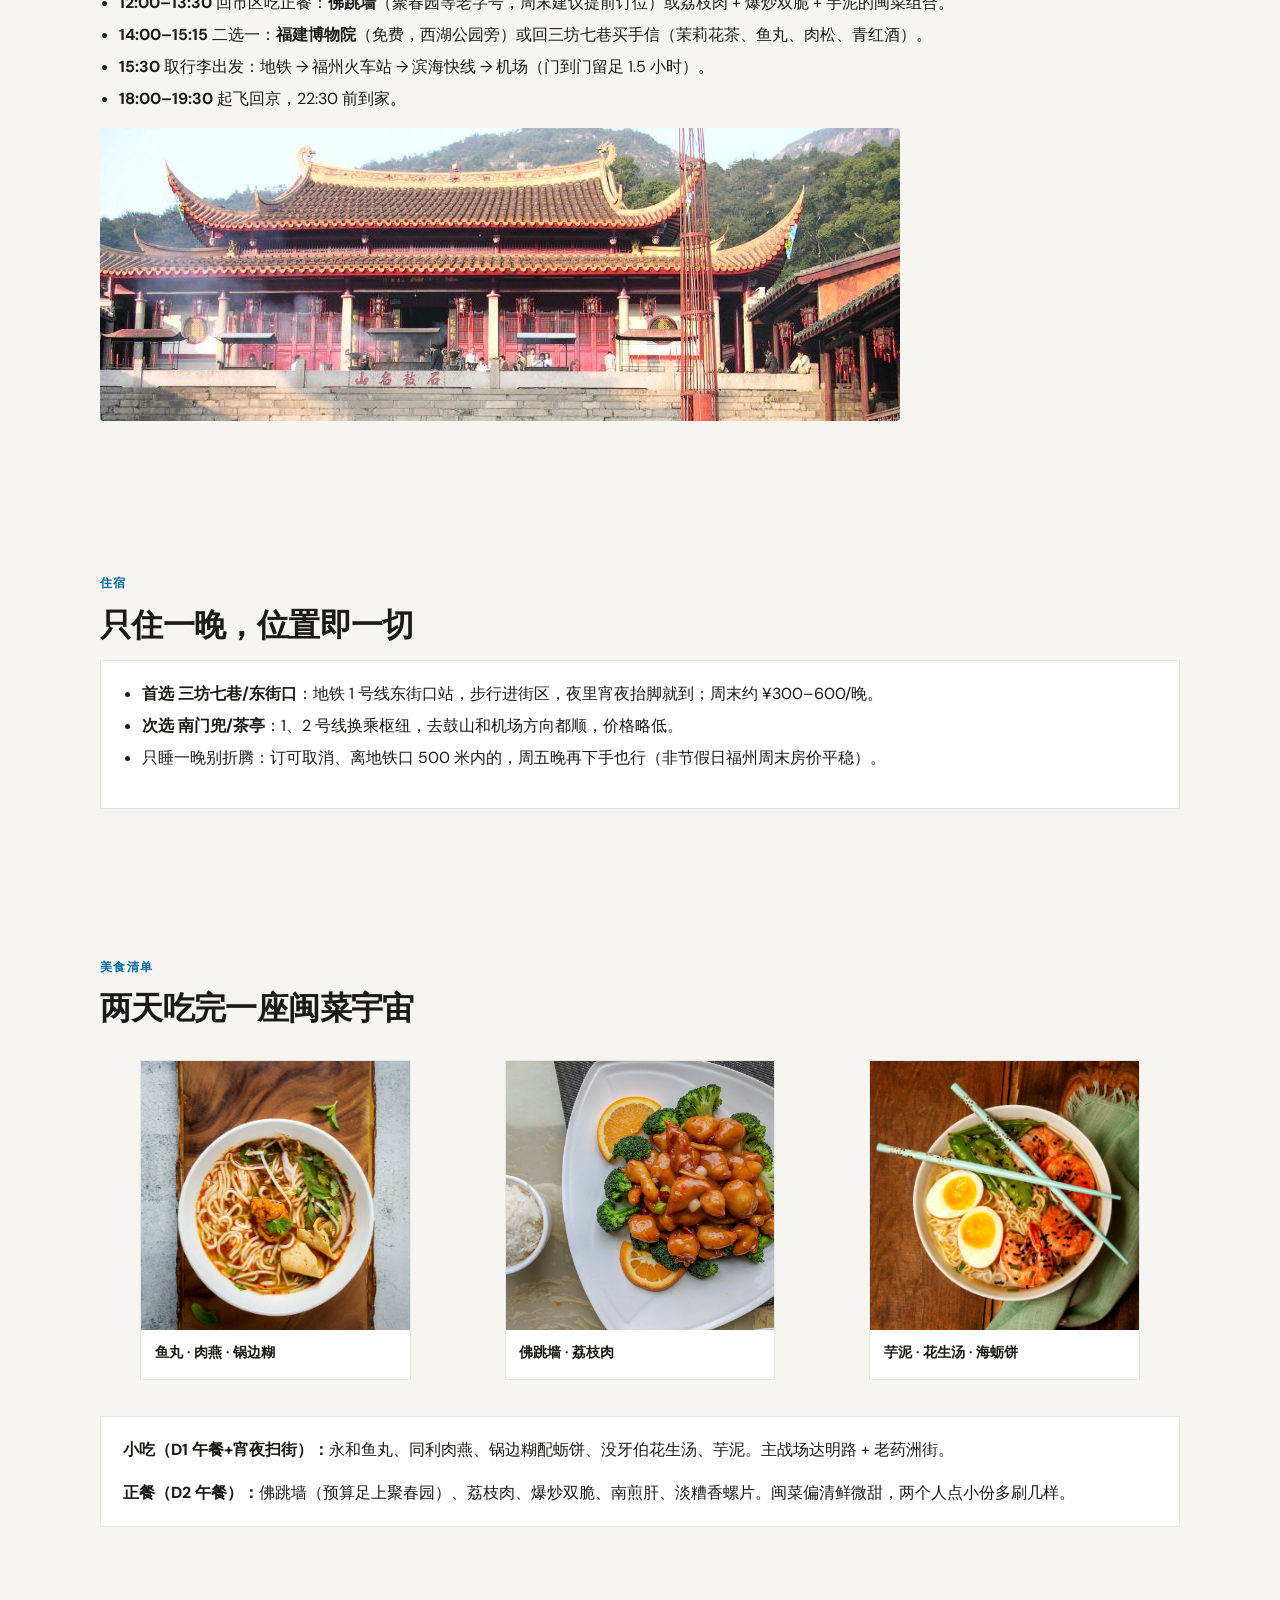
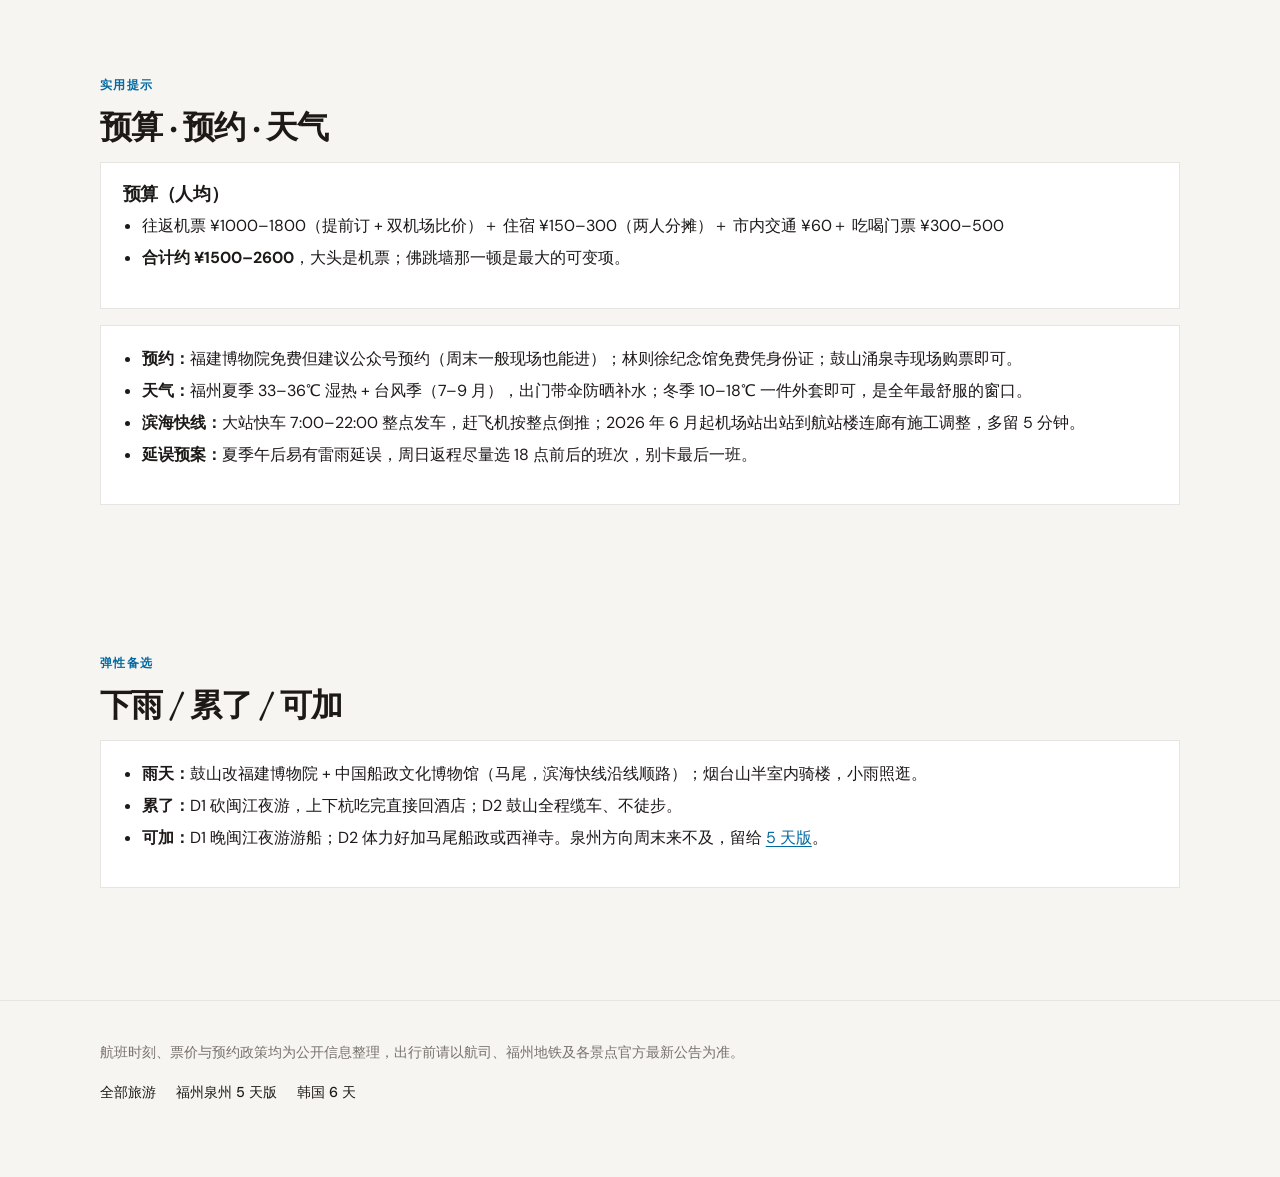
<file: fuzhou-weekend.html>
<!DOCTYPE html>
<html lang="zh-CN">
<head>
  <meta charset="UTF-8">
  <meta name="viewport" content="width=device-width, initial-scale=1">
  <title>福州周末特种兵 · 北京出发 2 天 1 晚</title>
  <meta name="description" content="北京出发福州周末特种兵：周六早班机飞、周日晚回，三坊七巷、鼓山、烟台山、闽菜小吃一网打尽">
  <link rel="preconnect" href="https://fonts.googleapis.com">
  <link rel="preconnect" href="https://fonts.gstatic.com" crossorigin>
  <link href="https://fonts.googleapis.com/css2?family=DM+Sans:ital,opsz,wght@0,9..40,400;0,9..40,500;0,9..40,600;0,9..40,700;1,9..40,400&family=Fraunces:opsz,wght@9..144,500;9..144,600;9..144,700&display=swap" rel="stylesheet">
  <link rel="icon" type="image/svg+xml" href="./favicon.svg">
  <link rel="alternate icon" type="image/png" href="./favicon-180.png">
  <link rel="apple-touch-icon" href="./favicon-180.png">
  <link rel="stylesheet" href="assets/css/main.css">
</head>
<body data-theme="fujian">
  <header class="site-header">
    <div class="site-header__inner">
      <a class="brand" href="fuzhou-weekend">福州<span>周末特种兵</span></a>
      <nav class="nav-links" aria-label="导航">
        <a href="./">← 全部旅游</a>
        <a href="fuzhou-quanzhou">福州泉州 5 天版</a>
      </nav>
    </div>
  </header>

  <section class="page-hero">
    <div class="page-hero__media">
      <img src="assets/images/fuzhou-quanzhou/sanfang.jpg" alt="福州三坊七巷白墙黛瓦的街巷" width="1800" height="1200" fetchpriority="high">
    </div>
    <div class="page-hero__copy">
      <span class="accent-bar" aria-hidden="true"></span>
      <p class="eyebrow">北京出发 · 周六早班机 · 2 天 1 晚</p>
      <h1 class="display">福州 · 周末特种兵</h1>
      <p class="lead">周六 7:50 起飞、周日 21 点前落地回京，不请假。<br>三坊七巷 + 鼓山 + 烟台山 + 闽菜小吃，密度拉满但不误机。</p>
    </div>
  </section>

  <nav class="toc" aria-label="本页目录">
    <div class="toc__inner">
      <a href="#highlights">亮点</a>
      <a href="#transport">交通</a>
      <a href="#itinerary">速览</a>
      <a href="#days">每日</a>
      <a href="#stay">住宿</a>
      <a href="#food">美食</a>
      <a href="#tips">提示</a>
      <a href="#flex">弹性</a>
    </div>
  </nav>

  <main class="container">
    <section class="section" id="highlights">
      <p class="eyebrow reveal">亮点速览</p>
      <h2 class="reveal">为什么适合周末闪击</h2>
      <div class="mosaic">
        <article class="mosaic-card reveal">
          <img src="assets/images/fuzhou-quanzhou/fishball.jpg" alt="福州鱼丸肉燕等闽菜小吃" loading="lazy">
          <div class="mosaic-card__body">
            <h3>吃回本</h3>
            <p>鱼丸、肉燕、锅边糊、荔枝肉、芋泥、佛跳墙——小吃单价低、密度高，达明路和老药洲街一晚上能刷七八家。</p>
          </div>
        </article>
        <article class="mosaic-card reveal">
          <img src="assets/images/fuzhou-quanzhou/sanfang.jpg" alt="三坊七巷" loading="lazy">
          <div class="mosaic-card__body">
            <h3>景点全在市区</h3>
            <p>三坊七巷、林则徐纪念馆、烟台山、上下杭彼此都在 3 公里内，地铁 1/2 号线 + 步行全覆盖，几乎零通勤损耗。</p>
          </div>
        </article>
        <article class="mosaic-card reveal">
          <img src="assets/images/fuzhou-quanzhou/gushan.jpg" alt="鼓山涌泉寺" loading="lazy">
          <div class="mosaic-card__body">
            <h3>唯一远点也值得</h3>
            <p>鼓山缆车上下 + 涌泉寺 3 小时搞定，山顶俯瞰闽江入海方向，是两天里唯一的「自然景观配额」，放在周日早上体力最好时。</p>
          </div>
        </article>
      </div>
    </section>

    <section class="section" id="transport">
      <p class="eyebrow reveal">大交通</p>
      <h2 class="reveal">去周六早 · 回周日晚</h2>
      <div class="panel reveal">
        <h3>去程（周六早班直飞，约 2 小时 45 分）</h3>
        <ul>
          <li><strong>首选</strong>：首都 T3 约 07:50 起飞 → 10:30 抵长乐（国航系，时间最好，多玩一小时）。</li>
          <li><strong>备选</strong>：大兴约 08:25 起飞 → 11:20 抵（东航/中联航，票价常更便宜）；首都 T2 约 08:55 → 11:50。</li>
          <li>提前 2–3 周订票，首都/大兴两个机场都查一遍，周末单程常见 ¥500–900。</li>
        </ul>
        <h3>返程（周日晚直飞）</h3>
        <ul>
          <li>选 18:00–19:30 起飞的班次，21:00–22:30 落地北京，周一正常上班。</li>
          <li><strong>误机保险</strong>：15:30 从市区出发去机场，宁可机场里吃拌面等一小时。</li>
        </ul>
        <h3>机场 ⇌ 市区：滨海快线（F1）</h3>
        <p style="margin-bottom:0">2025 年 9 月底已通车：长乐机场 ↔ 福州火车站，大站快车约 38 分钟、全程 ¥17（7:00–22:00 整点发车）；东门站换 4 号线、帝封江换 4/5 号线、福州火车站换 1 号线。去三坊七巷/东街口最快走法：滨海快线 → 东门站 → 打车起步价或换 4 号线。</p>
      </div>
      <div class="callout reveal">
        <h3>为什么不坐高铁</h3>
        <p>北京南→福州最快也要约 7.5–9 小时、二等座 ¥800+，单程就吃掉一整天——周末两天只有飞机成立。高铁只适合能请假的版本。</p>
      </div>
    </section>

    <section class="section" id="itinerary">
      <p class="eyebrow reveal">行程速览</p>
      <h2 class="reveal">两天怎么走</h2>
      <div class="itinerary-desktop reveal">
        <table class="schedule-table">
          <thead><tr><th>日期</th><th>上午</th><th>下午</th><th>晚上</th></tr></thead>
          <tbody>
            <tr><td>D1 周六</td><td>早班机 → 滨海快线进市区</td><td>三坊七巷 + 林则徐纪念馆</td><td>烟台山日落 → 上下杭 → 达明路宵夜</td></tr>
            <tr><td>D2 周日</td><td>鼓山（缆车 + 涌泉寺）</td><td>佛跳墙午餐 → 福建博物院 / 补漏买手信</td><td>18–19:30 飞机回京</td></tr>
          </tbody>
        </table>
      </div>
      <div class="itinerary-mobile">
        <article class="day-card reveal"><div class="day-card__date">D1 · 周六</div><dl><dt>上午</dt><dd>飞福州、进市区</dd><dt>下午</dt><dd>三坊七巷</dd><dt>晚上</dt><dd>烟台山 + 上下杭 + 宵夜</dd></dl></article>
        <article class="day-card reveal"><div class="day-card__date">D2 · 周日</div><dl><dt>上午</dt><dd>鼓山</dd><dt>下午</dt><dd>佛跳墙 + 博物院</dd><dt>晚上</dt><dd>飞回北京</dd></dl></article>
      </div>
    </section>

    <section class="section" id="days">
      <p class="eyebrow reveal">每日详细安排</p>
      <h2 class="reveal">按小时执行</h2>

      <article class="day-block reveal">
        <h3>D1（周六）飞抵 · 古城 + 夜景</h3>
        <ul>
          <li><strong>07:50–10:30</strong> 首都 T3 直飞长乐（或大兴 08:25–11:20）。</li>
          <li><strong>11:00–12:00</strong> 滨海快线大站快车 38 分钟进市区，酒店放包（住三坊七巷/东街口，见住宿节）。</li>
          <li><strong>12:00–13:30</strong> 达明路/老药洲街午餐：永和鱼丸、同利肉燕、锅边糊，一顿刷三家。</li>
          <li><strong>14:00–17:00</strong> <strong>三坊七巷</strong>：南后街主干 + 衣锦坊/文儒坊/光禄坊钻巷子（街区免费；小黄楼等宅院联票 ¥70 按需）+ <strong>林则徐纪念馆</strong>（免费，凭身份证）。</li>
          <li><strong>17:30–19:00</strong> <strong>烟台山历史风貌区</strong>：万国领事馆建筑群 + 闽江日落，拍照黄金时段。</li>
          <li><strong>19:30–21:30</strong> 过解放大桥到 <strong>上下杭</strong> 吃晚饭慢逛，沿江看闽江之心夜景；体力好可加闽江夜游游船。</li>
          <li><strong>21:30 后</strong> 回达明路宵夜二刷：没牙伯花生汤、芋泥、海蛎饼。</li>
        </ul>
      </article>

      <article class="day-block reveal">
        <h3>D2（周日）鼓山 · 大菜 · 回京</h3>
        <ul>
          <li><strong>07:30</strong> 退房寄存行李，早餐锅边糊 + 蛎饼。</li>
          <li><strong>08:30–11:30</strong> <strong>鼓山</strong>：地铁 2 号线鼓山站，缆车往返约 ¥70，涌泉寺门票约 ¥40（出行前确认），山顶眺望闽江。特种兵也可徒步登山道上、缆车下，约 1 小时登顶。</li>
          <li><strong>12:00–13:30</strong> 回市区吃正餐：<strong>佛跳墙</strong>（聚春园等老字号，周末建议提前订位）或荔枝肉 + 爆炒双脆 + 芋泥的闽菜组合。</li>
          <li><strong>14:00–15:15</strong> 二选一：<strong>福建博物院</strong>（免费，西湖公园旁）或回三坊七巷买手信（茉莉花茶、鱼丸、肉松、青红酒）。</li>
          <li><strong>15:30</strong> 取行李出发：地铁 → 福州火车站 → 滨海快线 → 机场（门到门留足 1.5 小时）。</li>
          <li><strong>18:00–19:30</strong> 起飞回京，22:30 前到家。</li>
        </ul>
        <img src="assets/images/fuzhou-quanzhou/gushan.jpg" alt="鼓山涌泉寺一带" loading="lazy" style="border-radius:var(--radius);margin-top:0.75rem">
      </article>
    </section>

    <section class="section" id="stay">
      <p class="eyebrow reveal">住宿</p>
      <h2 class="reveal">只住一晚，位置即一切</h2>
      <div class="panel reveal">
        <ul>
          <li><strong>首选 三坊七巷/东街口</strong>：地铁 1 号线东街口站，步行进街区，夜里宵夜抬脚就到；周末约 ¥300–600/晚。</li>
          <li><strong>次选 南门兜/茶亭</strong>：1、2 号线换乘枢纽，去鼓山和机场方向都顺，价格略低。</li>
          <li>只睡一晚别折腾：订可取消、离地铁口 500 米内的，周五晚再下手也行（非节假日福州周末房价平稳）。</li>
        </ul>
      </div>
    </section>

    <section class="section" id="food">
      <p class="eyebrow reveal">美食清单</p>
      <h2 class="reveal">两天吃完一座闽菜宇宙</h2>
      <div class="food-grid reveal">
        <figure class="food-card"><img src="assets/images/fuzhou-quanzhou/fishball.jpg" alt="福州鱼丸" loading="lazy"><figcaption>鱼丸 · 肉燕 · 锅边糊</figcaption></figure>
        <figure class="food-card"><img src="assets/images/fuzhou-quanzhou/duck.jpg" alt="闽菜大菜" loading="lazy"><figcaption>佛跳墙 · 荔枝肉</figcaption></figure>
        <figure class="food-card"><img src="assets/images/fuzhou-quanzhou/mianxian.jpg" alt="福州小吃氛围" loading="lazy"><figcaption>芋泥 · 花生汤 · 海蛎饼</figcaption></figure>
      </div>
      <div class="panel reveal" style="margin-top:1.25rem">
        <p><strong>小吃（D1 午餐+宵夜扫街）：</strong>永和鱼丸、同利肉燕、锅边糊配蛎饼、没牙伯花生汤、芋泥。主战场达明路 + 老药洲街。</p>
        <p style="margin-bottom:0"><strong>正餐（D2 午餐）：</strong>佛跳墙（预算足上聚春园）、荔枝肉、爆炒双脆、南煎肝、淡糟香螺片。闽菜偏清鲜微甜，两个人点小份多刷几样。</p>
      </div>
    </section>

    <section class="section" id="tips">
      <p class="eyebrow reveal">实用提示</p>
      <h2 class="reveal">预算 · 预约 · 天气</h2>
      <div class="panel reveal">
        <h3>预算（人均）</h3>
        <ul>
          <li>往返机票 ¥1000–1800（提前订 + 双机场比价）＋ 住宿 ¥150–300（两人分摊）＋ 市内交通 ¥60＋ 吃喝门票 ¥300–500</li>
          <li><strong>合计约 ¥1500–2600</strong>，大头是机票；佛跳墙那一顿是最大的可变项。</li>
        </ul>
      </div>
      <div class="panel reveal">
        <ul>
          <li><strong>预约：</strong>福建博物院免费但建议公众号预约（周末一般现场也能进）；林则徐纪念馆免费凭身份证；鼓山涌泉寺现场购票即可。</li>
          <li><strong>天气：</strong>福州夏季 33–36℃ 湿热 + 台风季（7–9 月），出门带伞防晒补水；冬季 10–18℃ 一件外套即可，是全年最舒服的窗口。</li>
          <li><strong>滨海快线：</strong>大站快车 7:00–22:00 整点发车，赶飞机按整点倒推；2026 年 6 月起机场站出站到航站楼连廊有施工调整，多留 5 分钟。</li>
          <li><strong>延误预案：</strong>夏季午后易有雷雨延误，周日返程尽量选 18 点前后的班次，别卡最后一班。</li>
        </ul>
      </div>
    </section>

    <section class="section" id="flex">
      <p class="eyebrow reveal">弹性备选</p>
      <h2 class="reveal">下雨 / 累了 / 可加</h2>
      <div class="panel reveal">
        <ul>
          <li><strong>雨天：</strong>鼓山改福建博物院 + 中国船政文化博物馆（马尾，滨海快线沿线顺路）；烟台山半室内骑楼，小雨照逛。</li>
          <li><strong>累了：</strong>D1 砍闽江夜游，上下杭吃完直接回酒店；D2 鼓山全程缆车、不徒步。</li>
          <li><strong>可加：</strong>D1 晚闽江夜游游船；D2 体力好加马尾船政或西禅寺。泉州方向周末来不及，留给 <a href="fuzhou-quanzhou">5 天版</a>。</li>
        </ul>
      </div>
    </section>
  </main>

  <footer class="site-footer">
    <div class="container">
      <p>航班时刻、票价与预约政策均为公开信息整理，出行前请以航司、福州地铁及各景点官方最新公告为准。</p>
      <div class="site-footer__links">
        <a href="./">全部旅游</a>
        <a href="fuzhou-quanzhou">福州泉州 5 天版</a>
        <a href="korea">韩国 6 天</a>
      </div>
    </div>
  </footer>
  <script src="assets/js/main.js"></script>
</body>
</html>
</file>
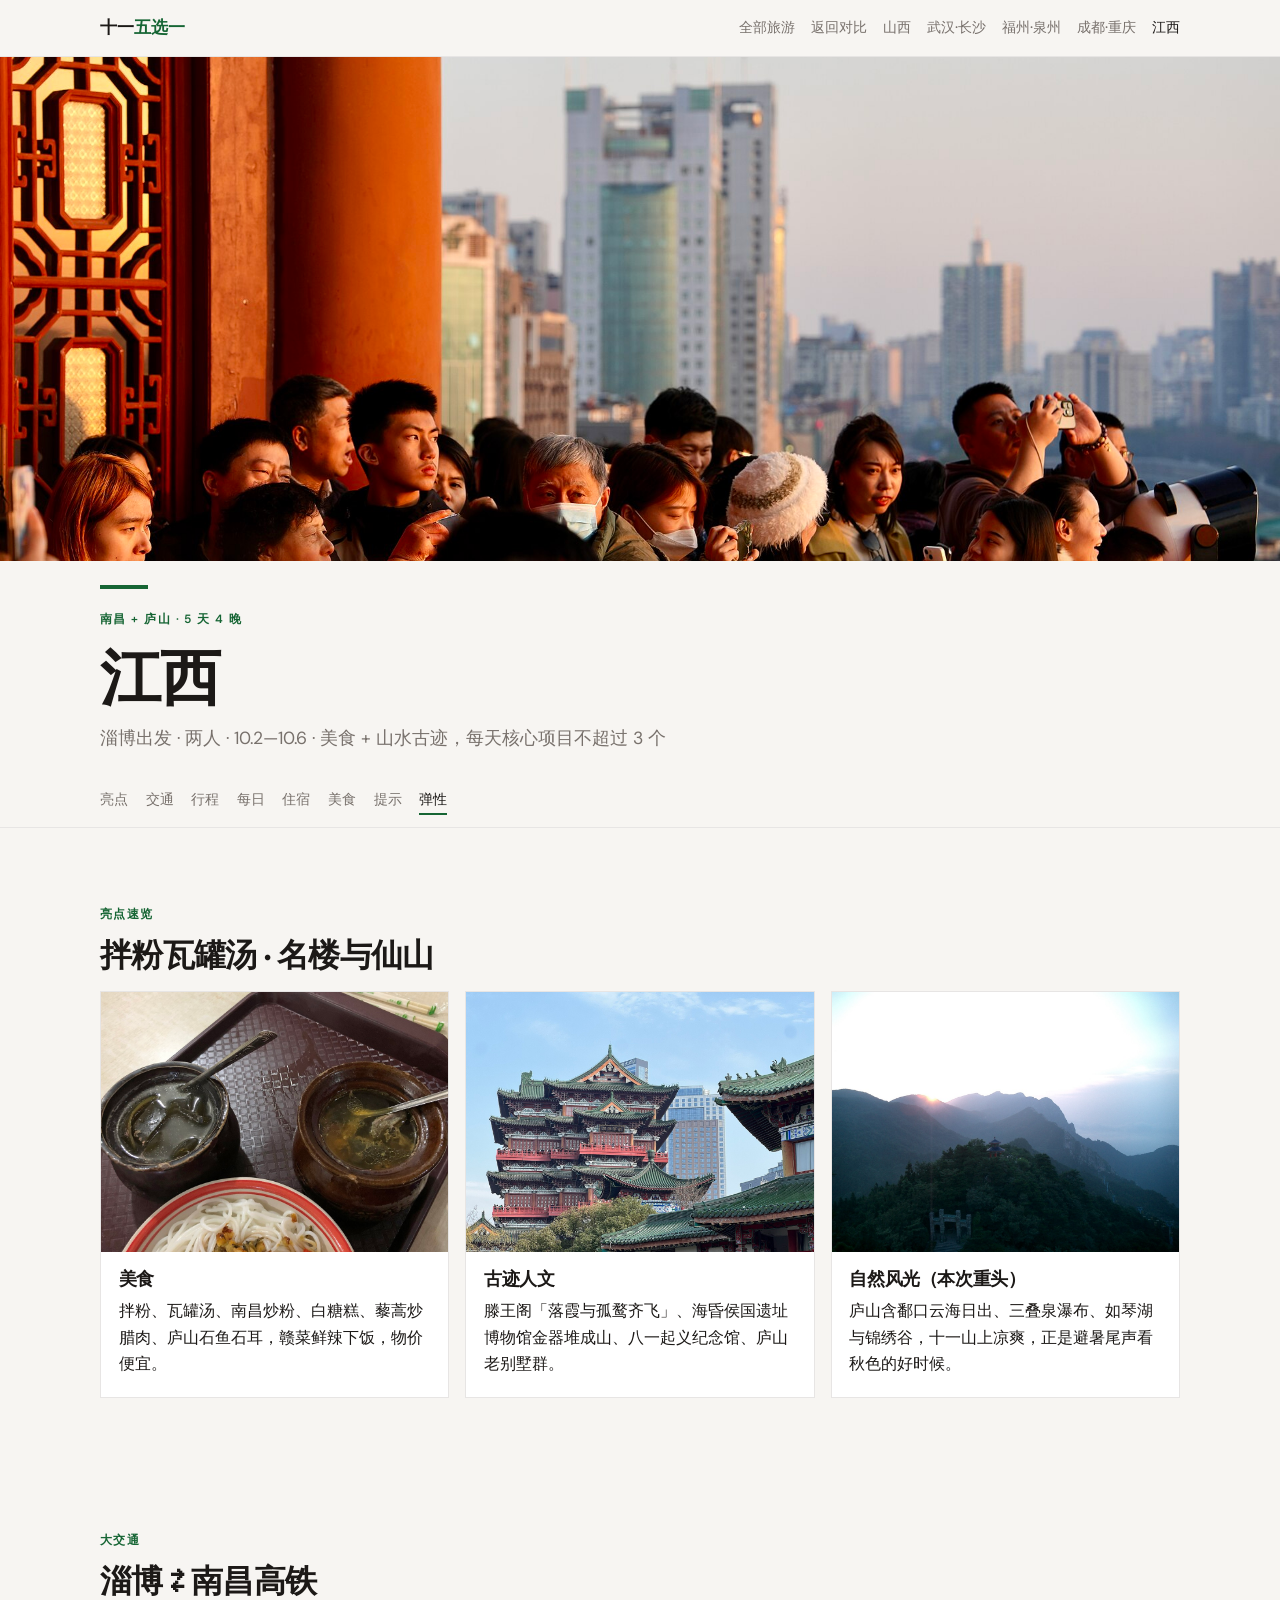
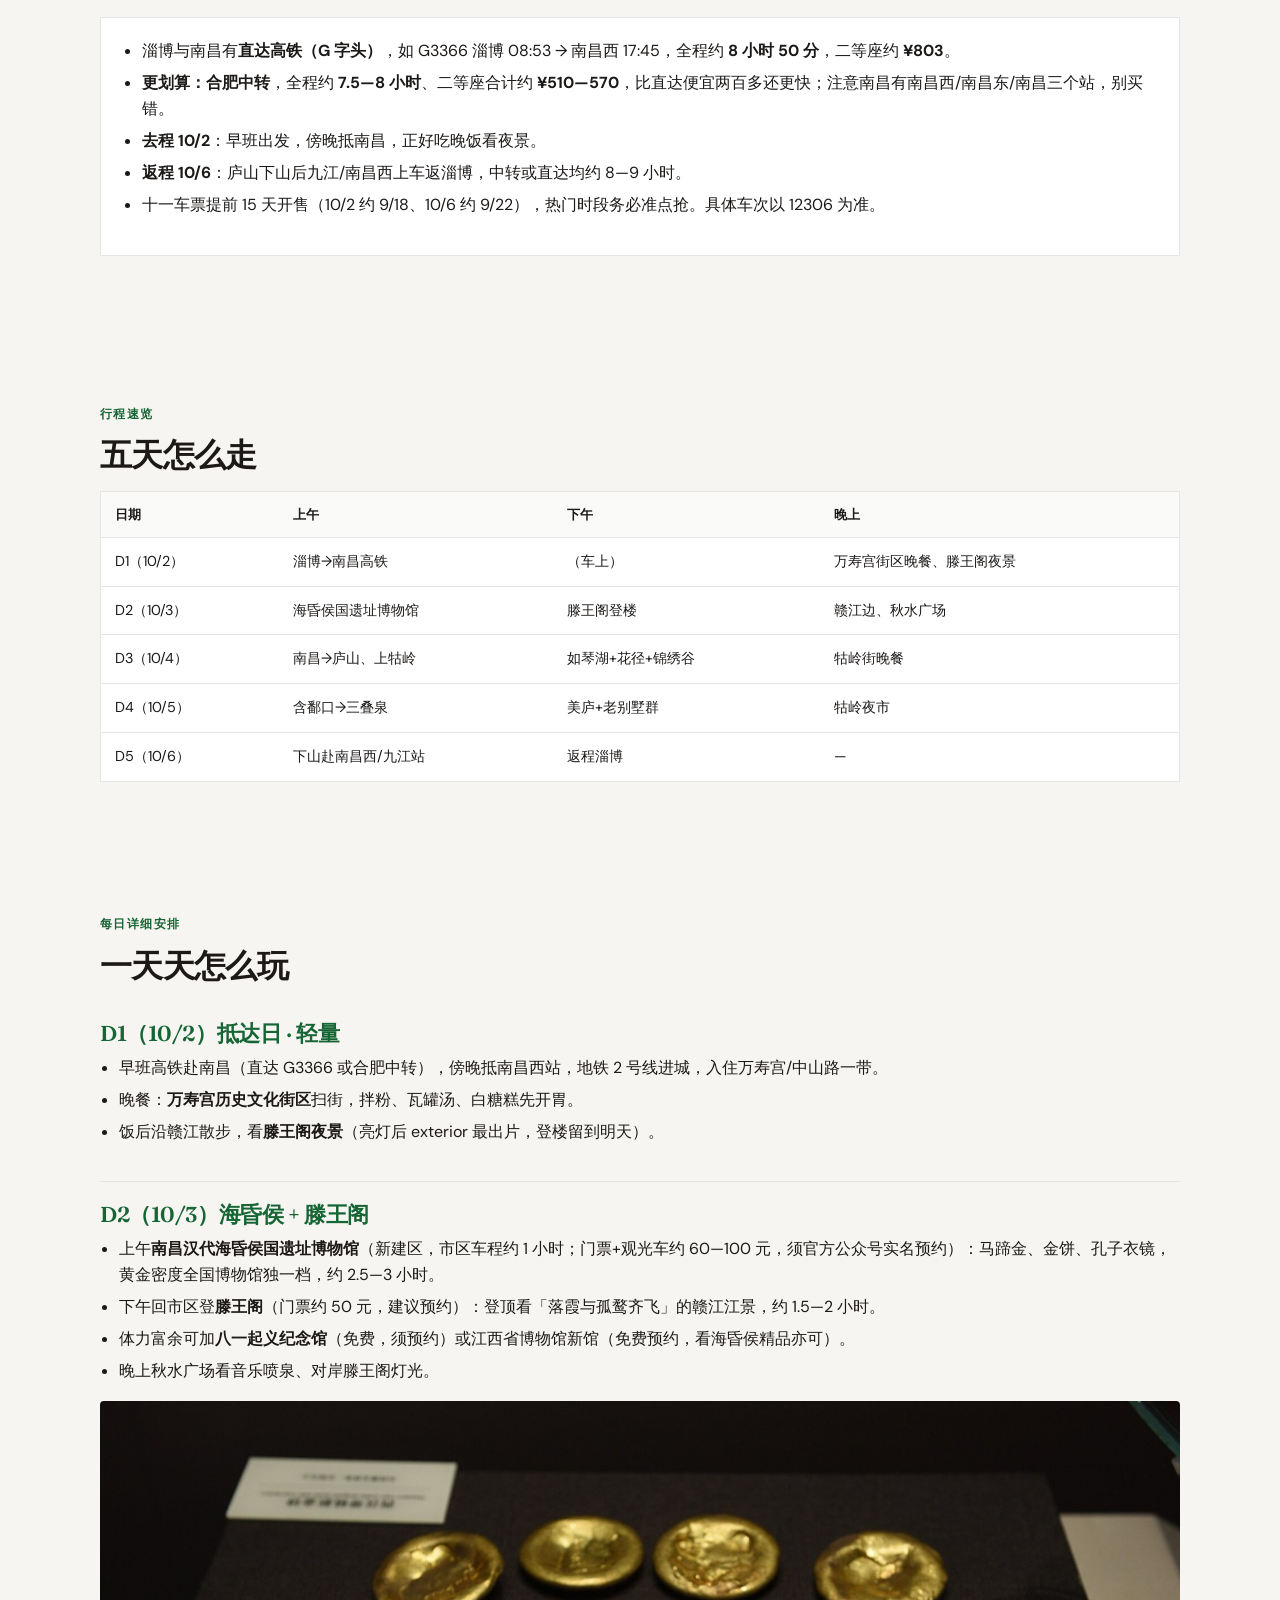
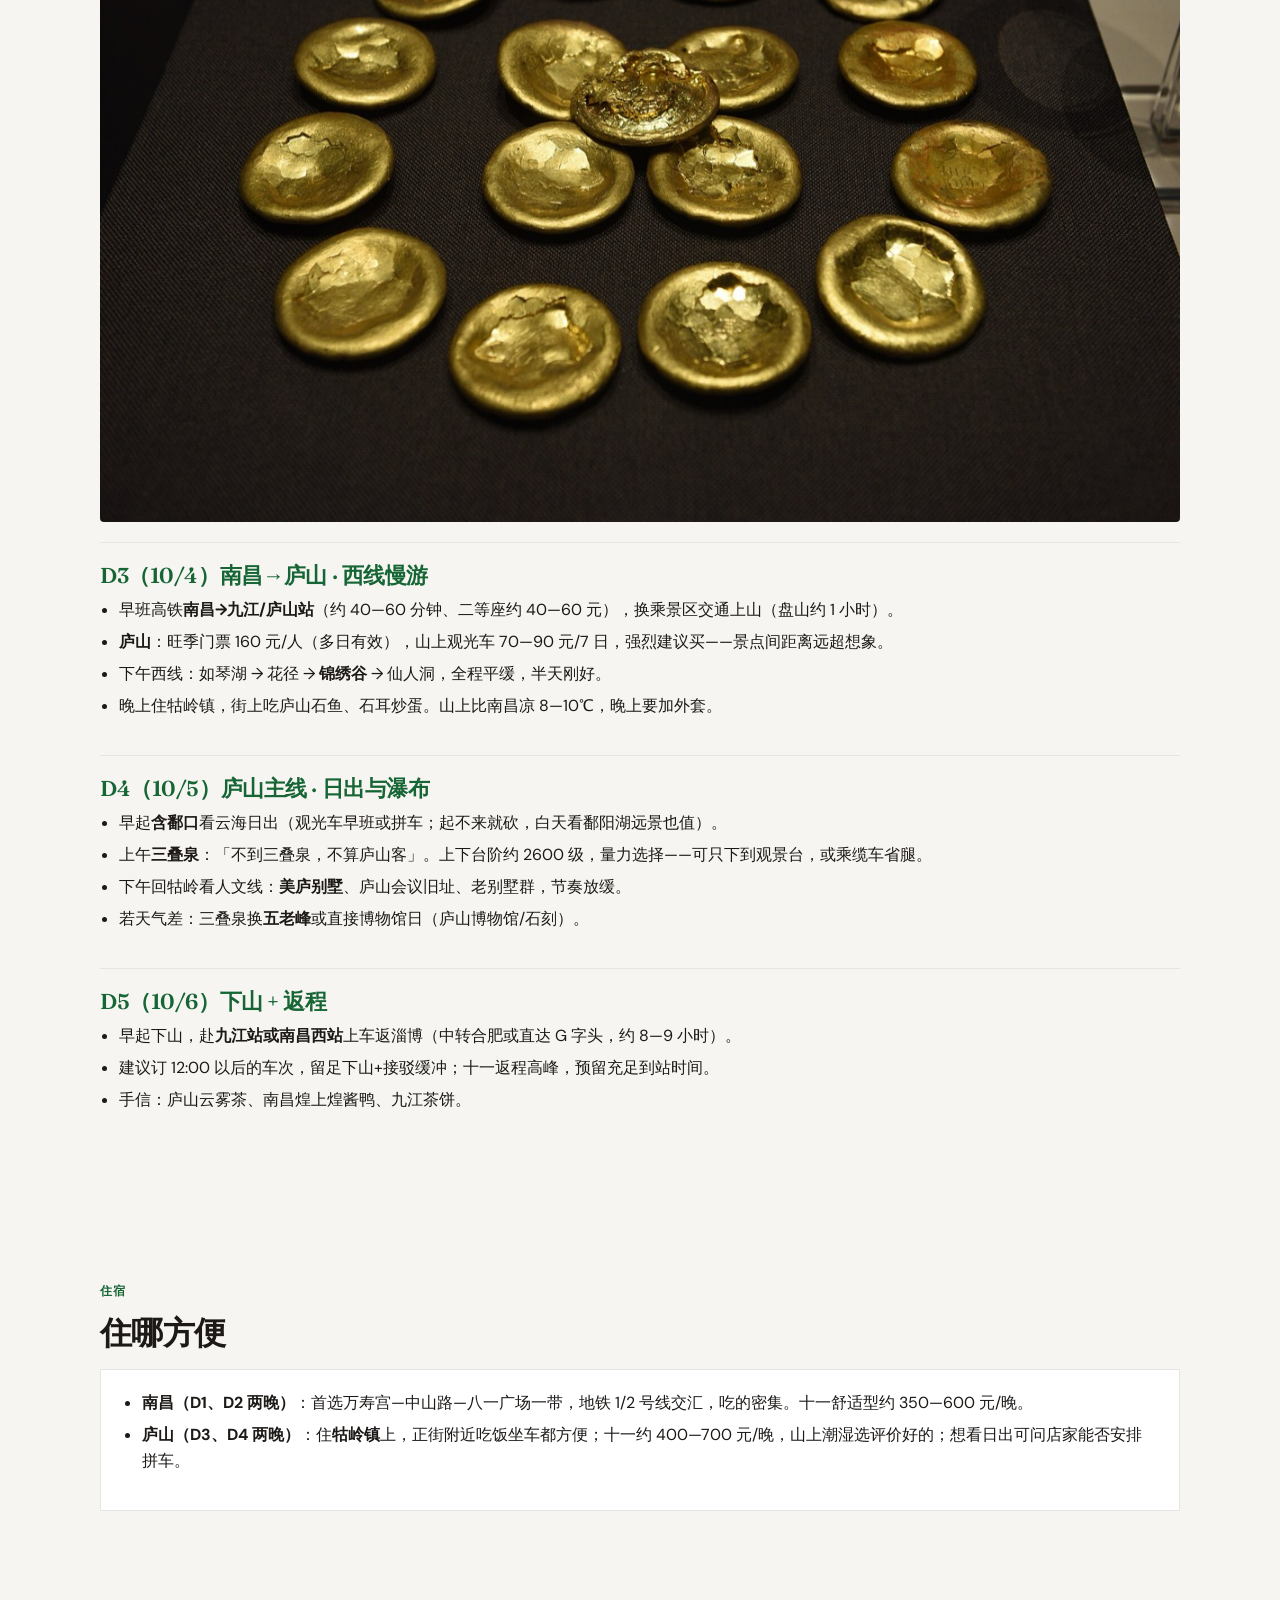
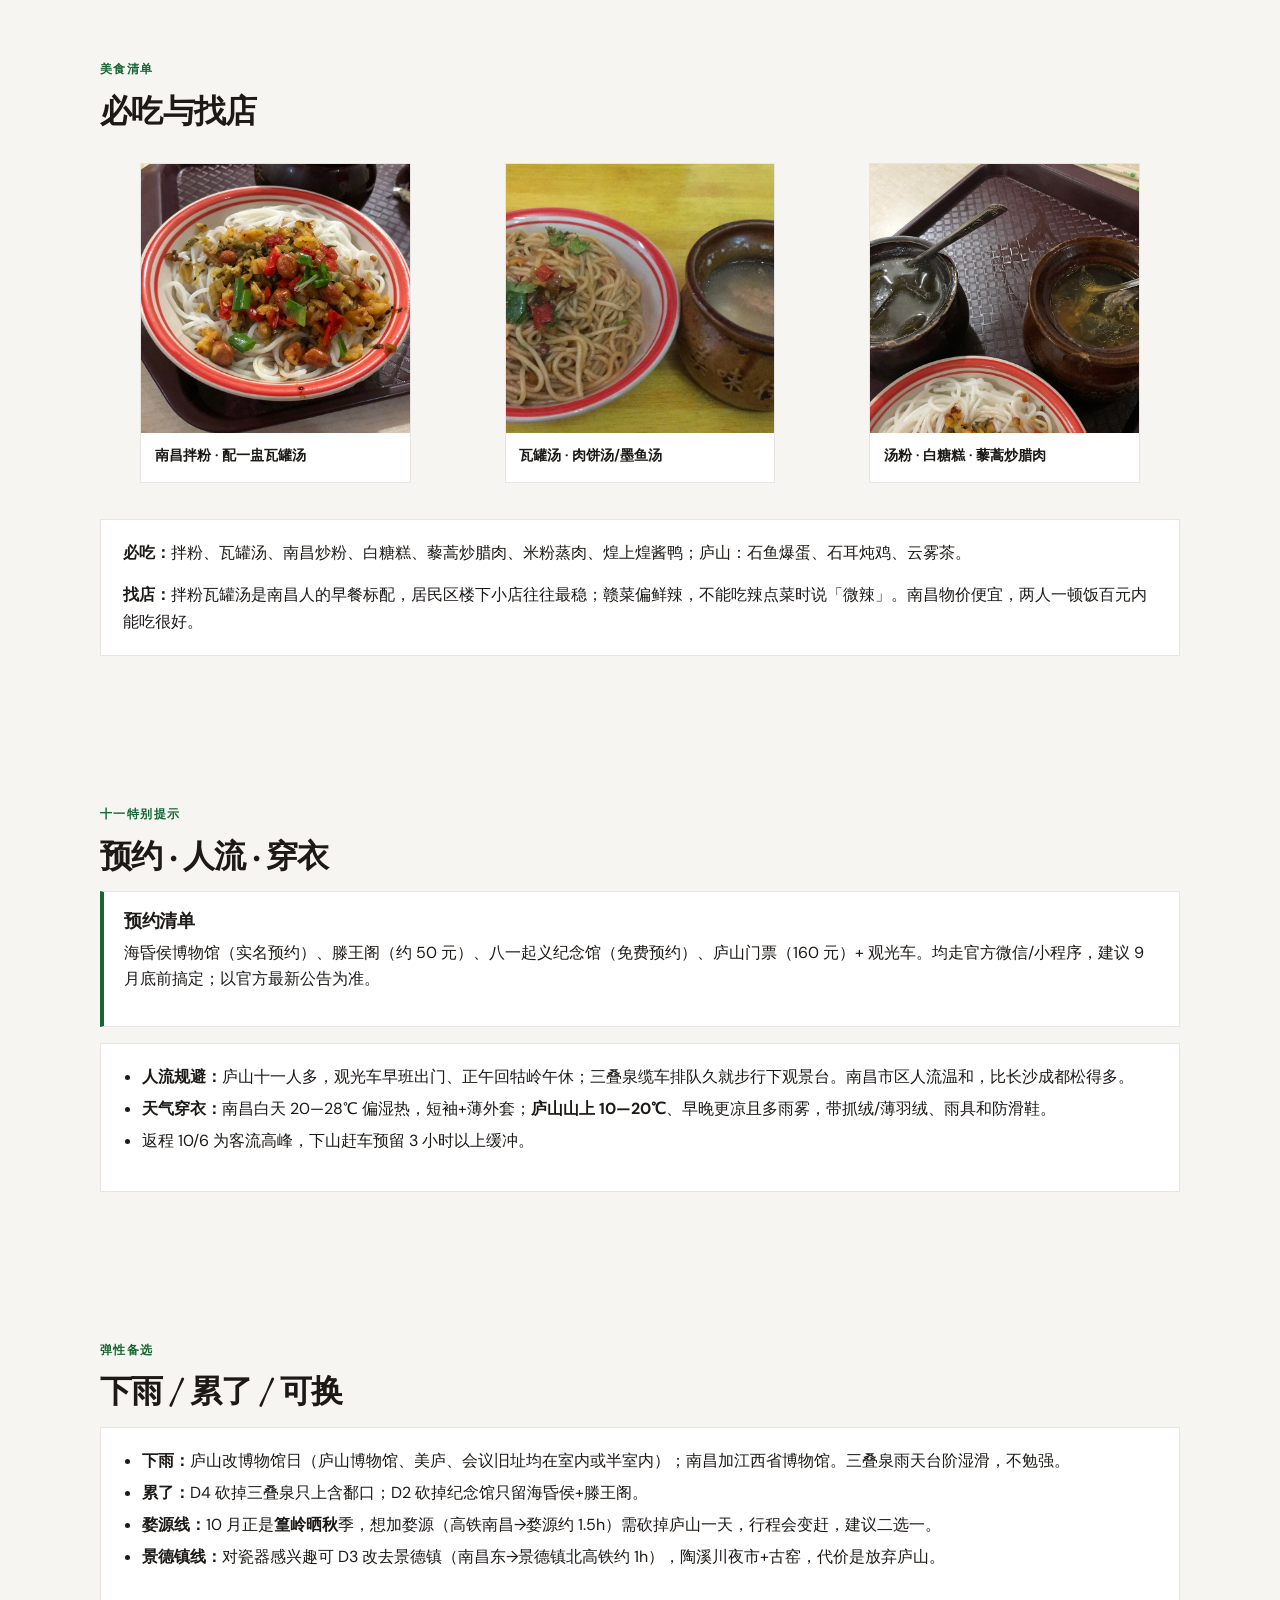
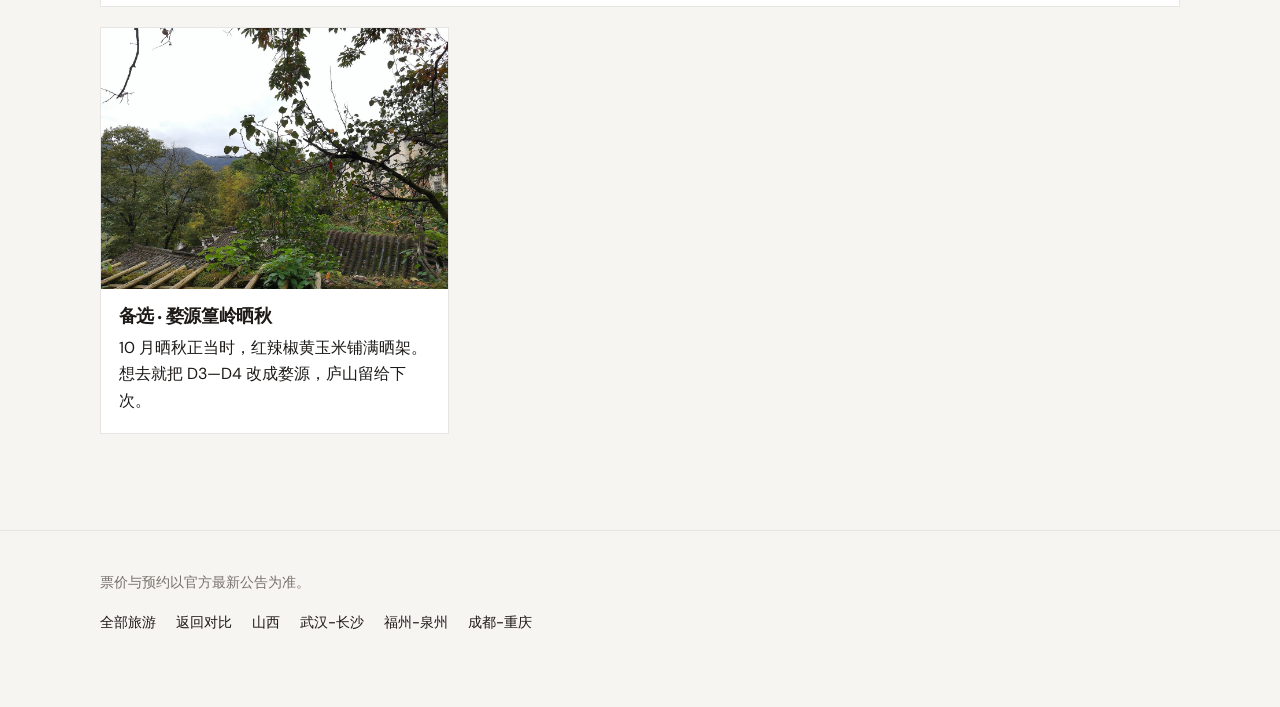
<file: jiangxi.html>
<!DOCTYPE html>
<html lang="zh-CN">
<head>
  <meta charset="UTF-8">
  <meta name="viewport" content="width=device-width, initial-scale=1">
  <title>江西 · 南昌+庐山攻略</title>
  <meta name="description" content="江西 5 天 4 晚：滕王阁、海昏侯博物馆、庐山、拌粉瓦罐汤，淄博高铁直达">
  <link rel="preconnect" href="https://fonts.googleapis.com">
  <link rel="preconnect" href="https://fonts.gstatic.com" crossorigin>
  <link href="https://fonts.googleapis.com/css2?family=DM+Sans:ital,opsz,wght@0,9..40,400;0,9..40,500;0,9..40,600;0,9..40,700;1,9..40,400&family=Fraunces:opsz,wght@9..144,500;9..144,600;9..144,700&display=swap" rel="stylesheet">
  <link rel="icon" type="image/svg+xml" href="./favicon.svg">
  <link rel="alternate icon" type="image/png" href="./favicon-180.png">
  <link rel="apple-touch-icon" href="./favicon-180.png">
  <link rel="stylesheet" href="assets/css/main.css">
</head>
<body data-theme="jiangxi">
  <header class="site-header">
    <div class="site-header__inner">
      <a class="brand" href="shiyi-5x1">十一<span>五选一</span></a>
      <nav class="nav-links" aria-label="导航">
        <a href="./">全部旅游</a>
        <a href="shiyi-5x1">返回对比</a>
        <a href="shanxi">山西</a>
        <a href="wuhan-changsha">武汉·长沙</a>
        <a href="fuzhou-quanzhou">福州·泉州</a>
        <a href="chengdu-chongqing">成都·重庆</a>
        <a href="jiangxi" class="is-active">江西</a>
      </nav>
    </div>
  </header>

  <section class="page-hero">
    <div class="page-hero__media">
      <img src="assets/images/jiangxi/hero.jpg" alt="滕王阁暮色" width="1920" height="1280" fetchpriority="high">
    </div>
    <div class="page-hero__copy">
      <span class="accent-bar" aria-hidden="true"></span>
      <p class="eyebrow">南昌 + 庐山 · 5 天 4 晚</p>
      <h1 class="display">江西</h1>
      <p class="lead">淄博出发 · 两人 · 10.2—10.6 · 美食 + 山水古迹，每天核心项目不超过 3 个</p>
    </div>
  </section>

  <nav class="toc" aria-label="本页目录">
    <div class="toc__inner">
      <a href="#highlights">亮点</a>
      <a href="#transport">交通</a>
      <a href="#itinerary">行程</a>
      <a href="#days">每日</a>
      <a href="#stay">住宿</a>
      <a href="#food">美食</a>
      <a href="#tips">提示</a>
      <a href="#flex">弹性</a>
    </div>
  </nav>

  <main class="container">
    <section class="section" id="highlights">
      <p class="eyebrow reveal">亮点速览</p>
      <h2 class="reveal">拌粉瓦罐汤 · 名楼与仙山</h2>
      <div class="mosaic">
        <article class="mosaic-card reveal">
          <img src="assets/images/jiangxi/soup.jpg" alt="南昌瓦罐汤" loading="lazy" width="1200" height="800">
          <div class="mosaic-card__body">
            <h3>美食</h3>
            <p>拌粉、瓦罐汤、南昌炒粉、白糖糕、藜蒿炒腊肉、庐山石鱼石耳，赣菜鲜辣下饭，物价便宜。</p>
          </div>
        </article>
        <article class="mosaic-card reveal">
          <img src="assets/images/jiangxi/tengwang.jpg" alt="滕王阁" loading="lazy" width="1200" height="900">
          <div class="mosaic-card__body">
            <h3>古迹人文</h3>
            <p>滕王阁「落霞与孤鹜齐飞」、海昏侯国遗址博物馆金器堆成山、八一起义纪念馆、庐山老别墅群。</p>
          </div>
        </article>
        <article class="mosaic-card reveal">
          <img src="assets/images/jiangxi/lushan.jpg" alt="庐山日出" loading="lazy" width="1200" height="900">
          <div class="mosaic-card__body">
            <h3>自然风光（本次重头）</h3>
            <p>庐山含鄱口云海日出、三叠泉瀑布、如琴湖与锦绣谷，十一山上凉爽，正是避暑尾声看秋色的好时候。</p>
          </div>
        </article>
      </div>
    </section>

    <section class="section" id="transport">
      <p class="eyebrow reveal">大交通</p>
      <h2 class="reveal">淄博 ⇄ 南昌高铁</h2>
      <div class="panel reveal">
        <ul>
          <li>淄博与南昌有<strong>直达高铁（G 字头）</strong>，如 G3366 淄博 08:53 → 南昌西 17:45，全程约 <strong>8 小时 50 分</strong>，二等座约 <strong>¥803</strong>。</li>
          <li><strong>更划算：合肥中转</strong>，全程约 <strong>7.5—8 小时</strong>、二等座合计约 <strong>¥510—570</strong>，比直达便宜两百多还更快；注意南昌有南昌西/南昌东/南昌三个站，别买错。</li>
          <li><strong>去程 10/2</strong>：早班出发，傍晚抵南昌，正好吃晚饭看夜景。</li>
          <li><strong>返程 10/6</strong>：庐山下山后九江/南昌西上车返淄博，中转或直达均约 8—9 小时。</li>
          <li>十一车票提前 15 天开售（10/2 约 9/18、10/6 约 9/22），热门时段务必准点抢。具体车次以 12306 为准。</li>
        </ul>
      </div>
    </section>

    <section class="section" id="itinerary">
      <p class="eyebrow reveal">行程速览</p>
      <h2 class="reveal">五天怎么走</h2>
      <div class="itinerary-desktop reveal">
        <table class="schedule-table">
          <thead>
            <tr><th>日期</th><th>上午</th><th>下午</th><th>晚上</th></tr>
          </thead>
          <tbody>
            <tr><td>D1（10/2）</td><td>淄博→南昌高铁</td><td>（车上）</td><td>万寿宫街区晚餐、滕王阁夜景</td></tr>
            <tr><td>D2（10/3）</td><td>海昏侯国遗址博物馆</td><td>滕王阁登楼</td><td>赣江边、秋水广场</td></tr>
            <tr><td>D3（10/4）</td><td>南昌→庐山、上牯岭</td><td>如琴湖+花径+锦绣谷</td><td>牯岭街晚餐</td></tr>
            <tr><td>D4（10/5）</td><td>含鄱口→三叠泉</td><td>美庐+老别墅群</td><td>牯岭夜市</td></tr>
            <tr><td>D5（10/6）</td><td>下山赴南昌西/九江站</td><td>返程淄博</td><td>—</td></tr>
          </tbody>
        </table>
      </div>
      <div class="itinerary-mobile">
        <article class="day-card reveal"><div class="day-card__date">D1 · 10/2</div><dl><dt>上午</dt><dd>淄博→南昌高铁</dd><dt>晚上</dt><dd>万寿宫街区晚餐、滕王阁夜景</dd></dl></article>
        <article class="day-card reveal"><div class="day-card__date">D2 · 10/3</div><dl><dt>上午</dt><dd>海昏侯国遗址博物馆</dd><dt>下午</dt><dd>滕王阁登楼</dd><dt>晚上</dt><dd>赣江边、秋水广场</dd></dl></article>
        <article class="day-card reveal"><div class="day-card__date">D3 · 10/4</div><dl><dt>上午</dt><dd>南昌→庐山、上牯岭</dd><dt>下午</dt><dd>如琴湖+花径+锦绣谷</dd><dt>晚上</dt><dd>牯岭街晚餐</dd></dl></article>
        <article class="day-card reveal"><div class="day-card__date">D4 · 10/5</div><dl><dt>上午</dt><dd>含鄱口→三叠泉</dd><dt>下午</dt><dd>美庐+老别墅群</dd><dt>晚上</dt><dd>牯岭夜市</dd></dl></article>
        <article class="day-card reveal"><div class="day-card__date">D5 · 10/6</div><dl><dt>上午</dt><dd>下山赴南昌西/九江站</dd><dt>下午</dt><dd>返程淄博</dd></dl></article>
      </div>
    </section>

    <section class="section" id="days">
      <p class="eyebrow reveal">每日详细安排</p>
      <h2 class="reveal">一天天怎么玩</h2>

      <article class="day-block reveal">
        <h3>D1（10/2）抵达日 · 轻量</h3>
        <ul>
          <li>早班高铁赴南昌（直达 G3366 或合肥中转），傍晚抵南昌西站，地铁 2 号线进城，入住万寿宫/中山路一带。</li>
          <li>晚餐：<strong>万寿宫历史文化街区</strong>扫街，拌粉、瓦罐汤、白糖糕先开胃。</li>
          <li>饭后沿赣江散步，看<strong>滕王阁夜景</strong>（亮灯后 exterior 最出片，登楼留到明天）。</li>
        </ul>
      </article>

      <article class="day-block reveal">
        <h3>D2（10/3）海昏侯 + 滕王阁</h3>
        <ul>
          <li>上午<strong>南昌汉代海昏侯国遗址博物馆</strong>（新建区，市区车程约 1 小时；门票+观光车约 60—100 元，须官方公众号实名预约）：马蹄金、金饼、孔子衣镜，黄金密度全国博物馆独一档，约 2.5—3 小时。</li>
          <li>下午回市区登<strong>滕王阁</strong>（门票约 50 元，建议预约）：登顶看「落霞与孤鹜齐飞」的赣江江景，约 1.5—2 小时。</li>
          <li>体力富余可加<strong>八一起义纪念馆</strong>（免费，须预约）或江西省博物馆新馆（免费预约，看海昏侯精品亦可）。</li>
          <li>晚上秋水广场看音乐喷泉、对岸滕王阁灯光。</li>
        </ul>
        <img src="assets/images/jiangxi/haihun.jpg" alt="海昏侯墓出土金器" loading="lazy" width="1200" height="801" style="border-radius:var(--radius);margin-top:0.75rem">
      </article>

      <article class="day-block reveal">
        <h3>D3（10/4）南昌→庐山 · 西线慢游</h3>
        <ul>
          <li>早班高铁<strong>南昌→九江/庐山站</strong>（约 40—60 分钟、二等座约 40—60 元），换乘景区交通上山（盘山约 1 小时）。</li>
          <li><strong>庐山</strong>：旺季门票 160 元/人（多日有效），山上观光车 70—90 元/7 日，强烈建议买——景点间距离远超想象。</li>
          <li>下午西线：如琴湖 → 花径 → <strong>锦绣谷</strong> → 仙人洞，全程平缓，半天刚好。</li>
          <li>晚上住牯岭镇，街上吃庐山石鱼、石耳炒蛋。山上比南昌凉 8—10℃，晚上要加外套。</li>
        </ul>
      </article>

      <article class="day-block reveal">
        <h3>D4（10/5）庐山主线 · 日出与瀑布</h3>
        <ul>
          <li>早起<strong>含鄱口</strong>看云海日出（观光车早班或拼车；起不来就砍，白天看鄱阳湖远景也值）。</li>
          <li>上午<strong>三叠泉</strong>：「不到三叠泉，不算庐山客」。上下台阶约 2600 级，量力选择——可只下到观景台，或乘缆车省腿。</li>
          <li>下午回牯岭看人文线：<strong>美庐别墅</strong>、庐山会议旧址、老别墅群，节奏放缓。</li>
          <li>若天气差：三叠泉换<strong>五老峰</strong>或直接博物馆日（庐山博物馆/石刻）。</li>
        </ul>
      </article>

      <article class="day-block reveal">
        <h3>D5（10/6）下山 + 返程</h3>
        <ul>
          <li>早起下山，赴<strong>九江站或南昌西站</strong>上车返淄博（中转合肥或直达 G 字头，约 8—9 小时）。</li>
          <li>建议订 12:00 以后的车次，留足下山+接驳缓冲；十一返程高峰，预留充足到站时间。</li>
          <li>手信：庐山云雾茶、南昌煌上煌酱鸭、九江茶饼。</li>
        </ul>
      </article>
    </section>

    <section class="section" id="stay">
      <p class="eyebrow reveal">住宿</p>
      <h2 class="reveal">住哪方便</h2>
      <div class="panel reveal">
        <ul>
          <li><strong>南昌（D1、D2 两晚）</strong>：首选万寿宫—中山路—八一广场一带，地铁 1/2 号线交汇，吃的密集。十一舒适型约 350—600 元/晚。</li>
          <li><strong>庐山（D3、D4 两晚）</strong>：住<strong>牯岭镇</strong>上，正街附近吃饭坐车都方便；十一约 400—700 元/晚，山上潮湿选评价好的；想看日出可问店家能否安排拼车。</li>
        </ul>
      </div>
    </section>

    <section class="section" id="food">
      <p class="eyebrow reveal">美食清单</p>
      <h2 class="reveal">必吃与找店</h2>
      <div class="food-grid reveal">
        <figure class="food-card"><img src="assets/images/jiangxi/banfen.jpg" alt="南昌拌粉" loading="lazy"><figcaption>南昌拌粉 · 配一盅瓦罐汤</figcaption></figure>
        <figure class="food-card"><img src="assets/images/jiangxi/waguan.jpg" alt="瓦罐汤" loading="lazy"><figcaption>瓦罐汤 · 肉饼汤/墨鱼汤</figcaption></figure>
        <figure class="food-card"><img src="assets/images/jiangxi/soup.jpg" alt="南昌汤粉" loading="lazy"><figcaption>汤粉 · 白糖糕 · 藜蒿炒腊肉</figcaption></figure>
      </div>
      <div class="panel reveal" style="margin-top:1.25rem">
        <p><strong>必吃：</strong>拌粉、瓦罐汤、南昌炒粉、白糖糕、藜蒿炒腊肉、米粉蒸肉、煌上煌酱鸭；庐山：石鱼爆蛋、石耳炖鸡、云雾茶。</p>
        <p style="margin-bottom:0"><strong>找店：</strong>拌粉瓦罐汤是南昌人的早餐标配，居民区楼下小店往往最稳；赣菜偏鲜辣，不能吃辣点菜时说「微辣」。南昌物价便宜，两人一顿饭百元内能吃很好。</p>
      </div>
    </section>

    <section class="section" id="tips">
      <p class="eyebrow reveal">十一特别提示</p>
      <h2 class="reveal">预约 · 人流 · 穿衣</h2>
      <div class="callout reveal">
        <h3>预约清单</h3>
        <p>海昏侯博物馆（实名预约）、滕王阁（约 50 元）、八一起义纪念馆（免费预约）、庐山门票（160 元）+ 观光车。均走官方微信/小程序，建议 9 月底前搞定；以官方最新公告为准。</p>
      </div>
      <div class="panel reveal">
        <ul>
          <li><strong>人流规避：</strong>庐山十一人多，观光车早班出门、正午回牯岭午休；三叠泉缆车排队久就步行下观景台。南昌市区人流温和，比长沙成都松得多。</li>
          <li><strong>天气穿衣：</strong>南昌白天 20—28℃ 偏湿热，短袖+薄外套；<strong>庐山山上 10—20℃</strong>、早晚更凉且多雨雾，带抓绒/薄羽绒、雨具和防滑鞋。</li>
          <li>返程 10/6 为客流高峰，下山赶车预留 3 小时以上缓冲。</li>
        </ul>
      </div>
    </section>

    <section class="section" id="flex">
      <p class="eyebrow reveal">弹性备选</p>
      <h2 class="reveal">下雨 / 累了 / 可换</h2>
      <div class="panel reveal">
        <ul>
          <li><strong>下雨：</strong>庐山改博物馆日（庐山博物馆、美庐、会议旧址均在室内或半室内）；南昌加江西省博物馆。三叠泉雨天台阶湿滑，不勉强。</li>
          <li><strong>累了：</strong>D4 砍掉三叠泉只上含鄱口；D2 砍掉纪念馆只留海昏侯+滕王阁。</li>
          <li><strong>婺源线：</strong>10 月正是<strong>篁岭晒秋</strong>季，想加婺源（高铁南昌→婺源约 1.5h）需砍掉庐山一天，行程会变赶，建议二选一。</li>
          <li><strong>景德镇线：</strong>对瓷器感兴趣可 D3 改去景德镇（南昌东→景德镇北高铁约 1h），陶溪川夜市+古窑，代价是放弃庐山。</li>
        </ul>
      </div>
      <div class="mosaic" style="margin-top:1.25rem">
        <article class="mosaic-card reveal">
          <img src="assets/images/jiangxi/huangling.jpg" alt="婺源篁岭晒秋" loading="lazy" width="1200" height="900">
          <div class="mosaic-card__body">
            <h3>备选 · 婺源篁岭晒秋</h3>
            <p>10 月晒秋正当时，红辣椒黄玉米铺满晒架。想去就把 D3—D4 改成婺源，庐山留给下次。</p>
          </div>
        </article>
      </div>
    </section>
  </main>

  <footer class="site-footer">
    <div class="container">
      <p>票价与预约以官方最新公告为准。</p>
      <div class="site-footer__links">
        <a href="./">全部旅游</a>
        <a href="shiyi-5x1">返回对比</a>
        <a href="shanxi">山西</a>
        <a href="wuhan-changsha">武汉-长沙</a>
        <a href="fuzhou-quanzhou">福州-泉州</a>
        <a href="chengdu-chongqing">成都-重庆</a>
      </div>
    </div>
  </footer>
  <script src="assets/js/main.js"></script>
</body>
</html>
</file>
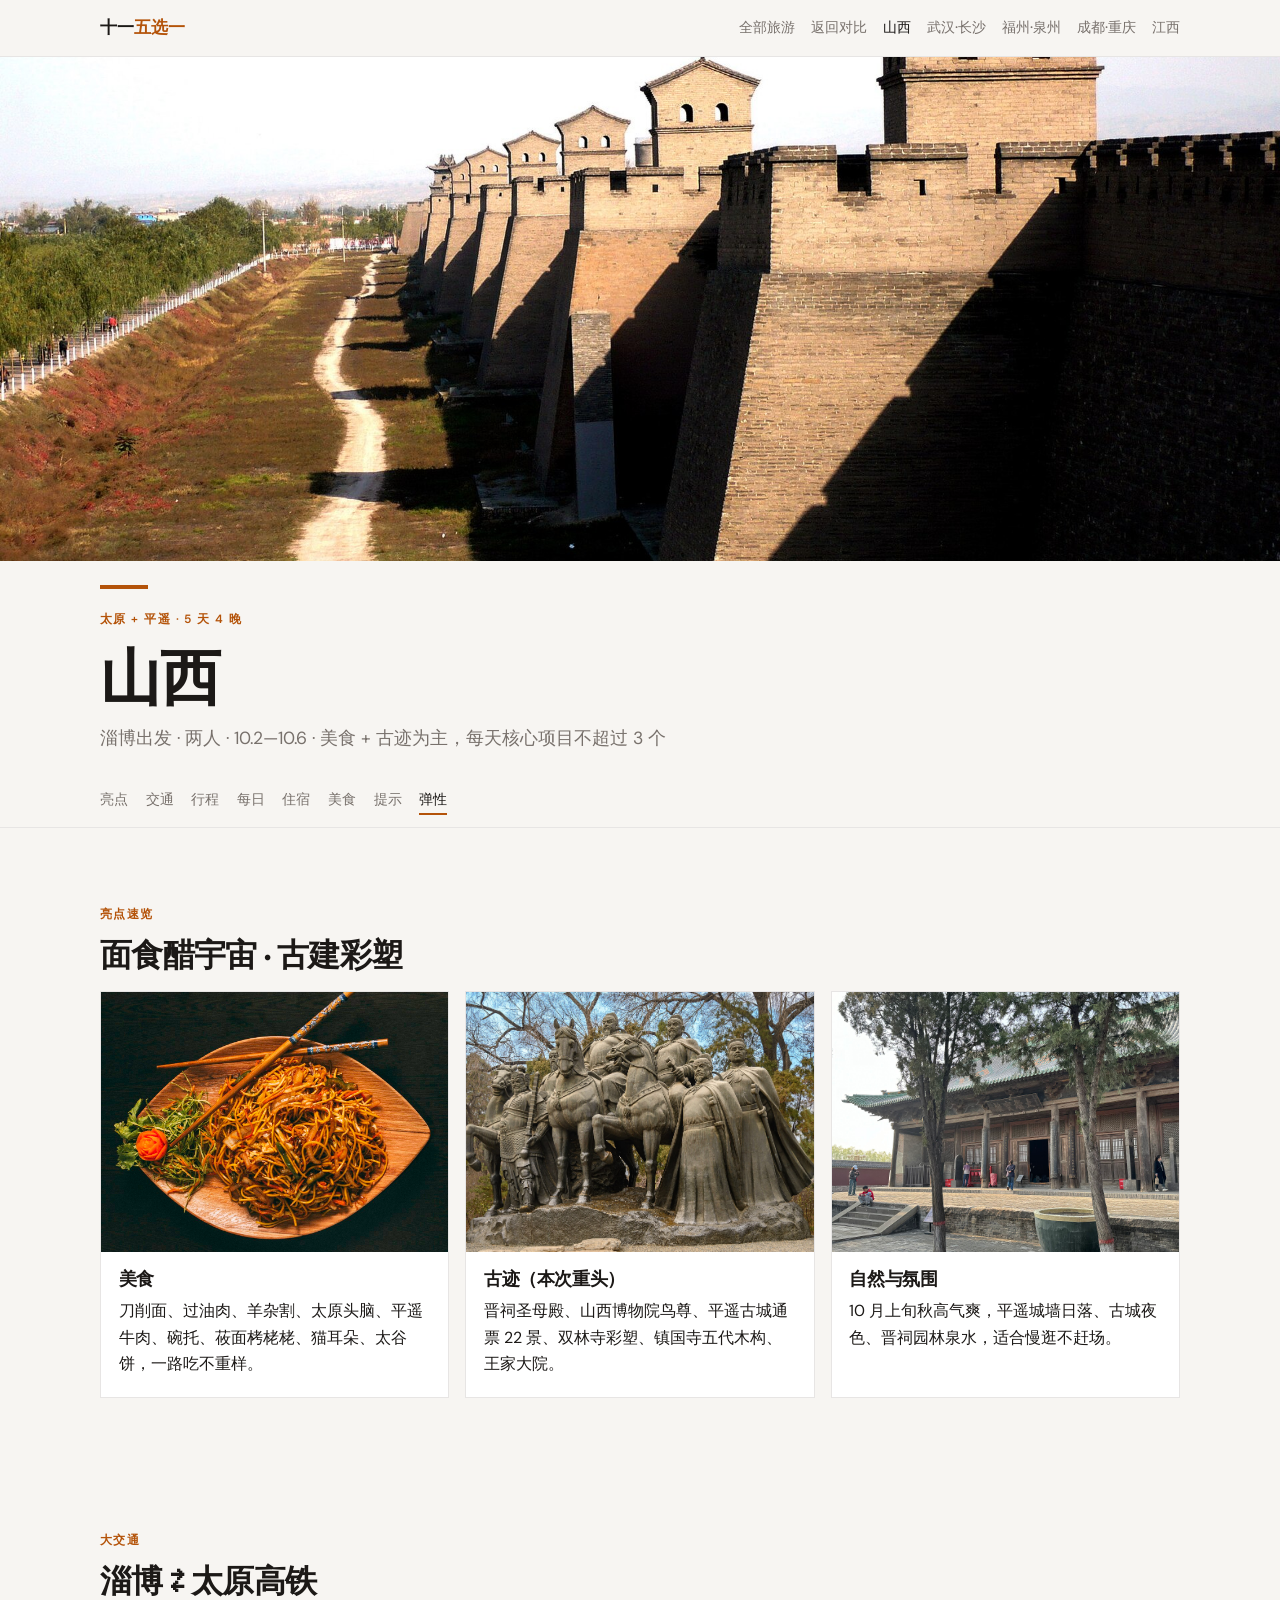
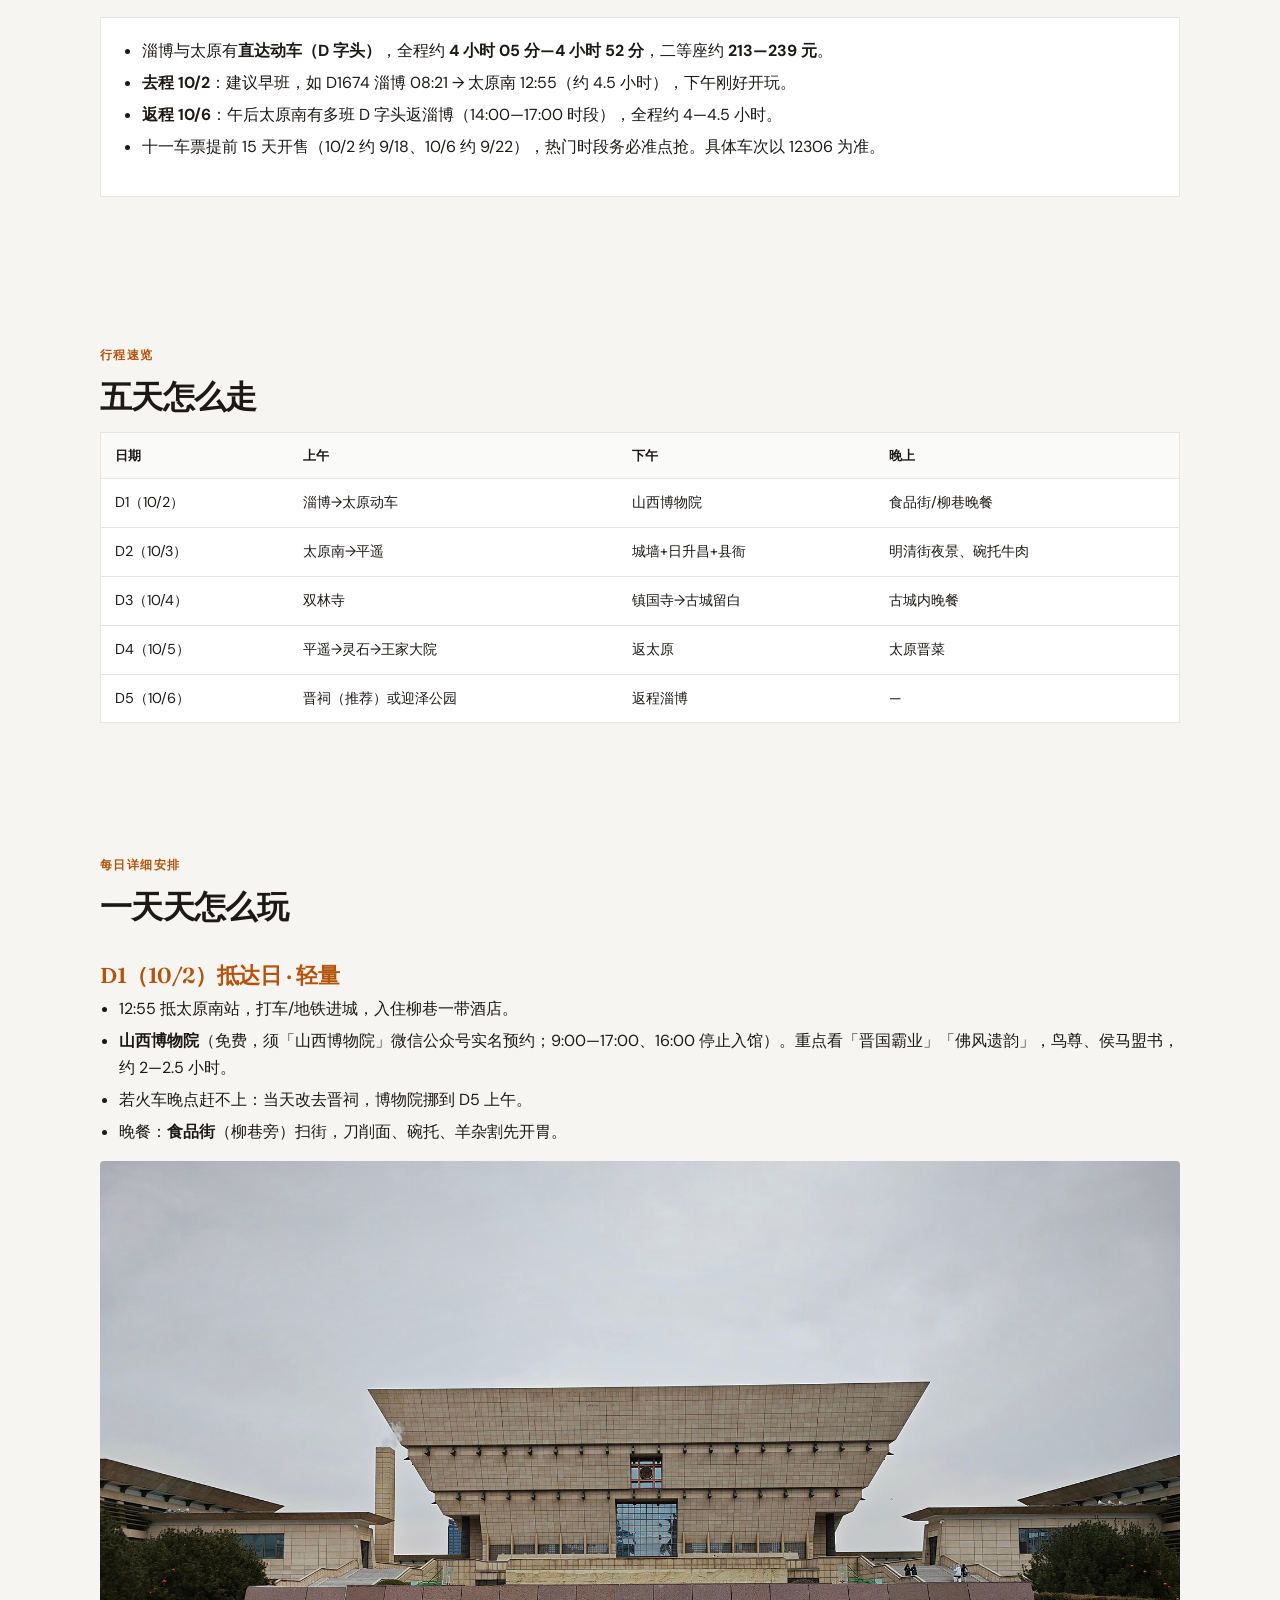
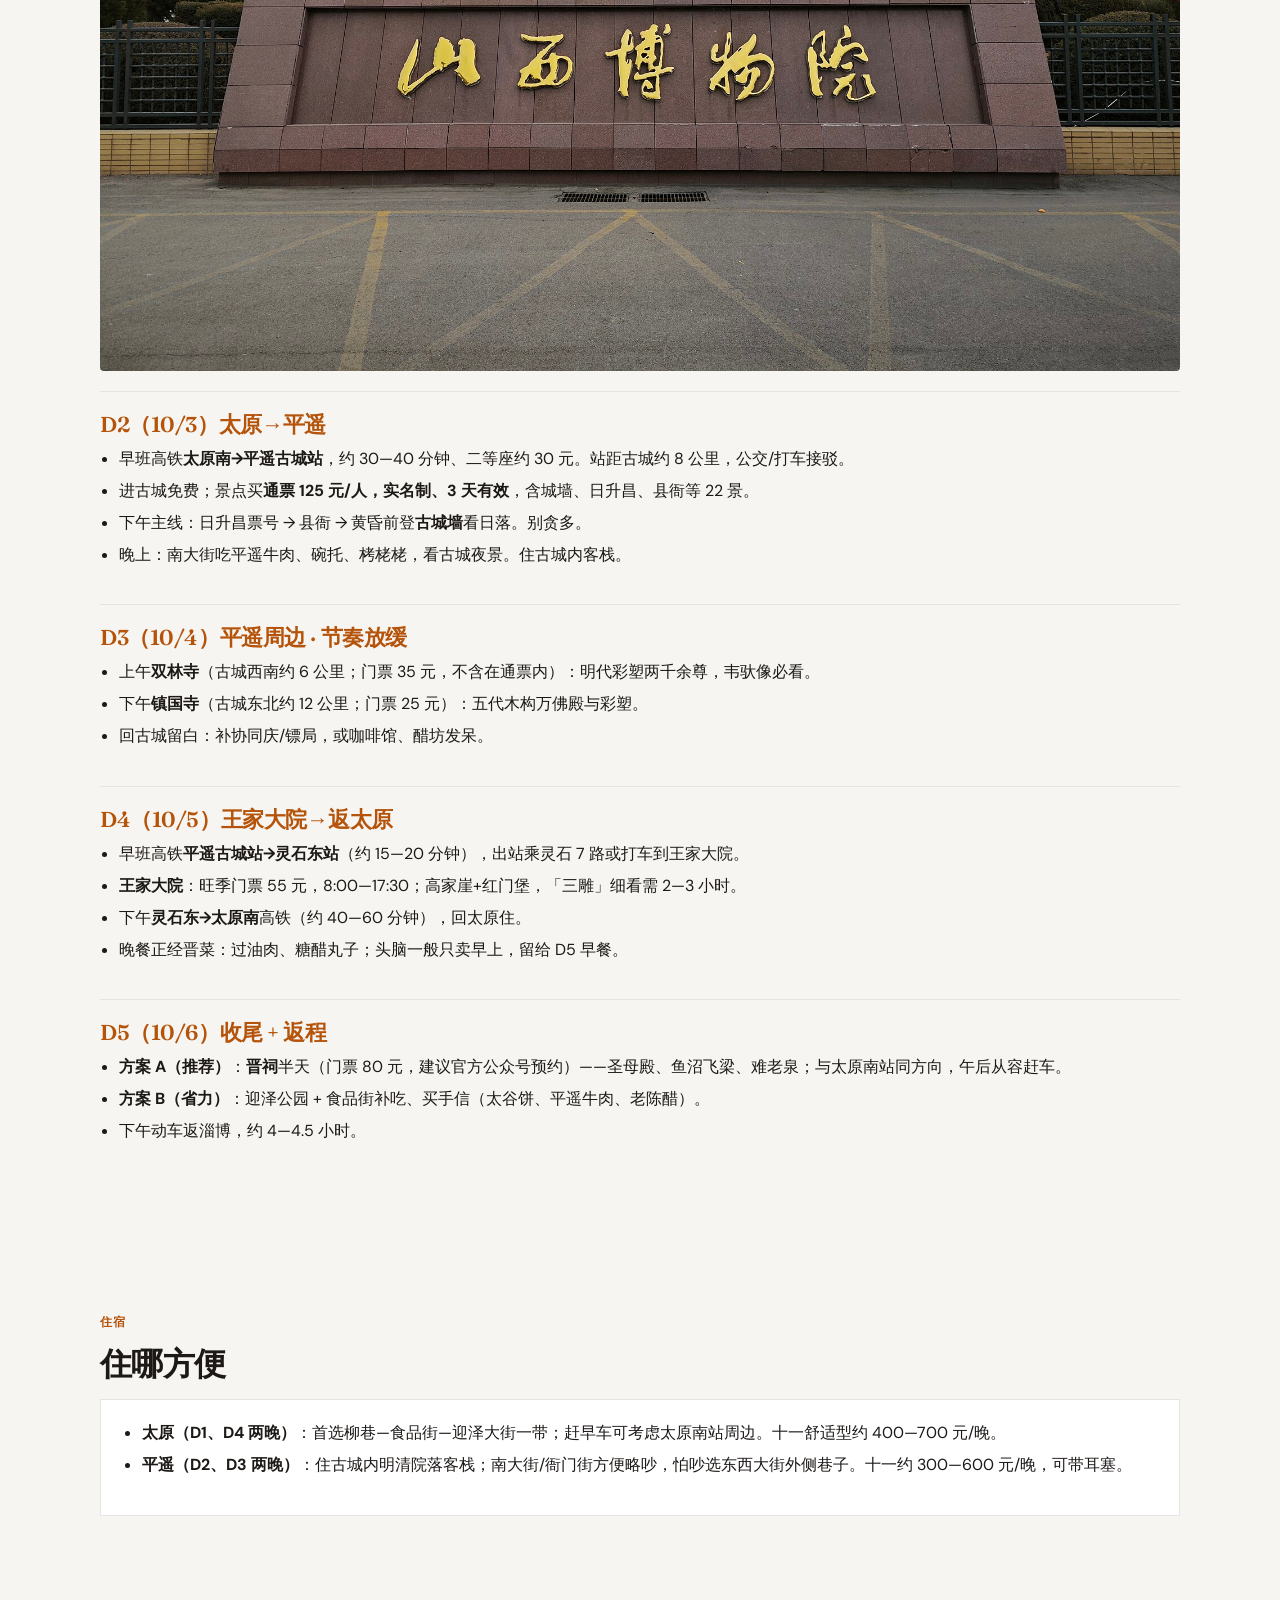
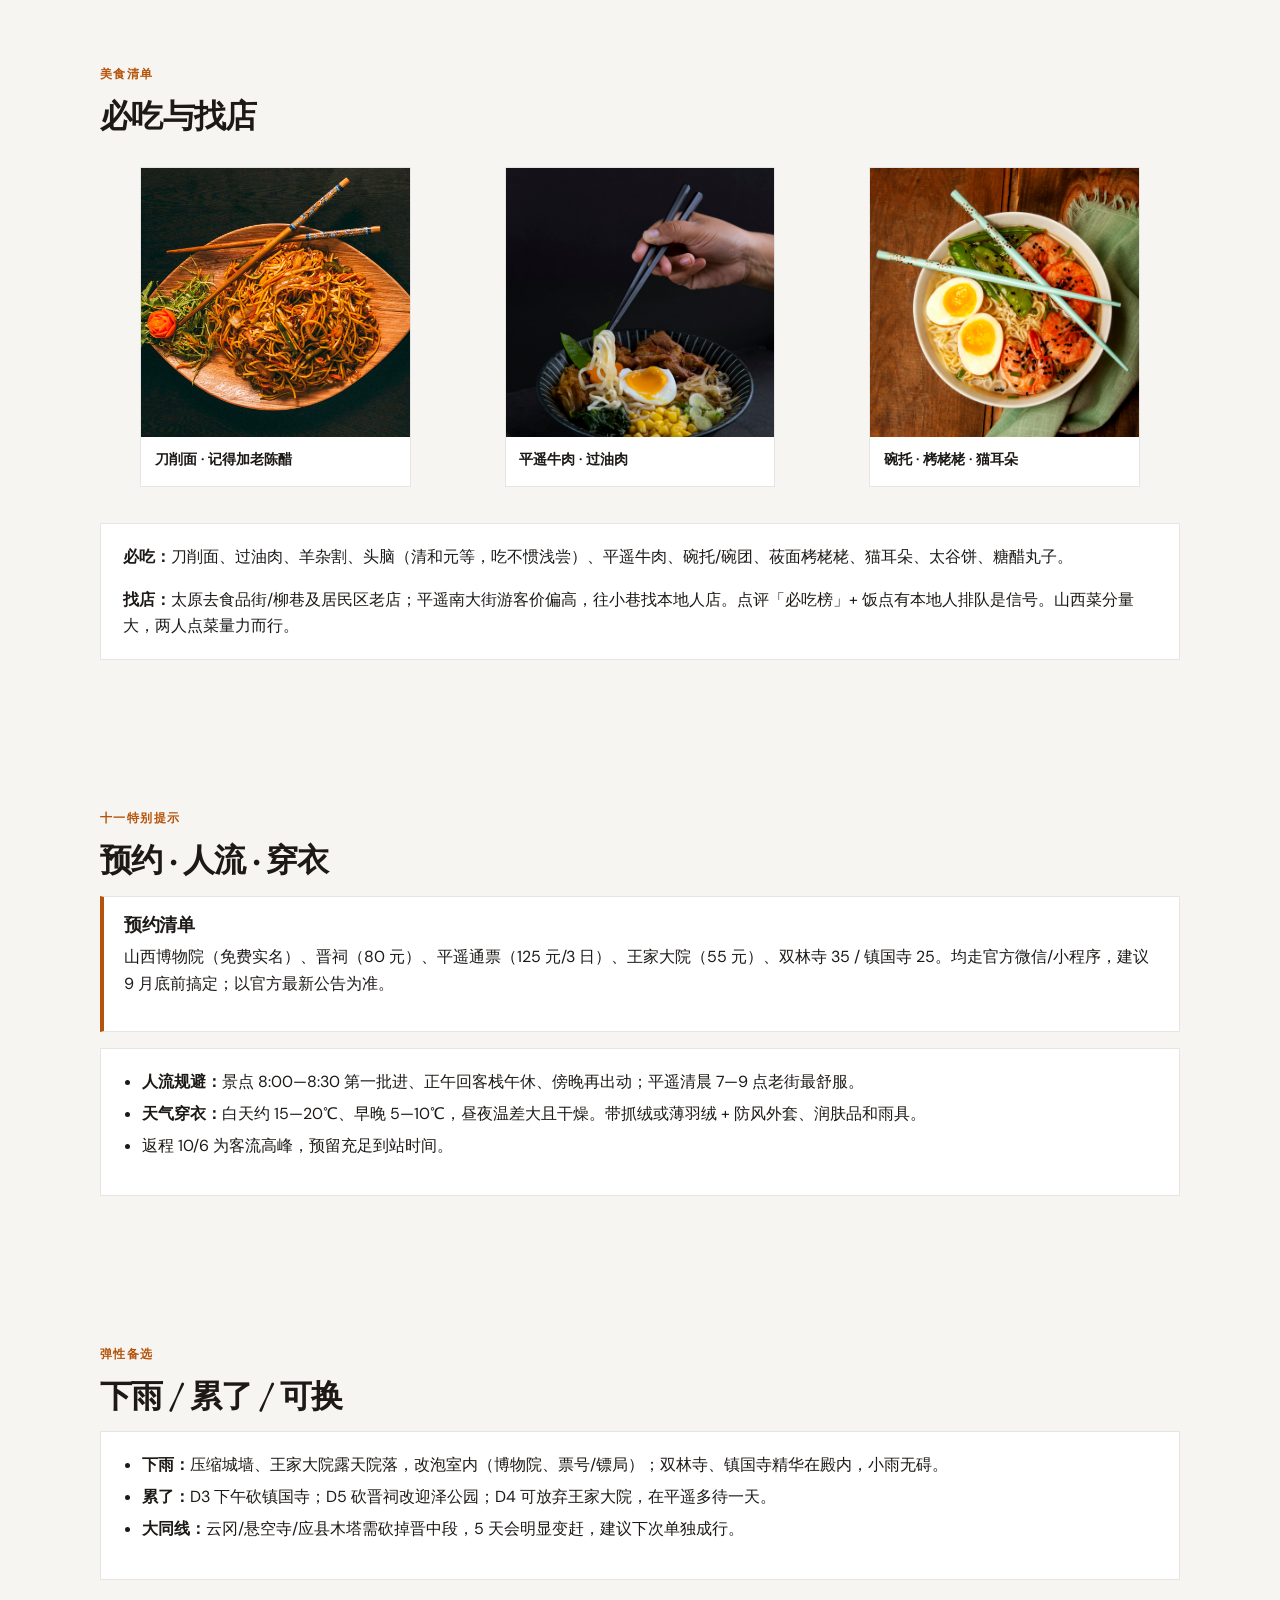
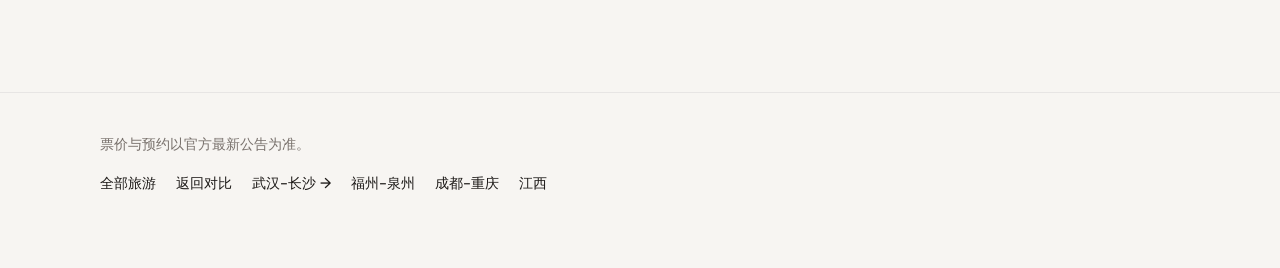
<file: shanxi.html>
<!DOCTYPE html>
<html lang="zh-CN">
<head>
  <meta charset="UTF-8">
  <meta name="viewport" content="width=device-width, initial-scale=1">
  <title>山西 · 太原+平遥攻略</title>
  <meta name="description" content="山西 5 天 4 晚：晋祠、平遥、双林寺、山西博物院，淄博动车直达">
  <link rel="preconnect" href="https://fonts.googleapis.com">
  <link rel="preconnect" href="https://fonts.gstatic.com" crossorigin>
  <link href="https://fonts.googleapis.com/css2?family=DM+Sans:ital,opsz,wght@0,9..40,400;0,9..40,500;0,9..40,600;0,9..40,700;1,9..40,400&family=Fraunces:opsz,wght@9..144,500;9..144,600;9..144,700&display=swap" rel="stylesheet">
  <link rel="icon" type="image/svg+xml" href="./favicon.svg">
  <link rel="alternate icon" type="image/png" href="./favicon-180.png">
  <link rel="apple-touch-icon" href="./favicon-180.png">
  <link rel="stylesheet" href="assets/css/main.css">
</head>
<body data-theme="shanxi">
  <header class="site-header">
    <div class="site-header__inner">
      <a class="brand" href="shiyi-5x1">十一<span>五选一</span></a>
      <nav class="nav-links" aria-label="导航">
        <a href="./">全部旅游</a>
        <a href="shiyi-5x1">返回对比</a>
        <a href="shanxi" class="is-active">山西</a>
        <a href="wuhan-changsha">武汉·长沙</a>
        <a href="fuzhou-quanzhou">福州·泉州</a>
        <a href="chengdu-chongqing">成都·重庆</a>
        <a href="jiangxi">江西</a>
      </nav>
    </div>
  </header>

  <section class="page-hero">
    <div class="page-hero__media">
      <img src="assets/images/shanxi/hero.jpg" alt="平遥古城墙" width="1800" height="1125" fetchpriority="high">
    </div>
    <div class="page-hero__copy">
      <span class="accent-bar" aria-hidden="true"></span>
      <p class="eyebrow">太原 + 平遥 · 5 天 4 晚</p>
      <h1 class="display">山西</h1>
      <p class="lead">淄博出发 · 两人 · 10.2—10.6 · 美食 + 古迹为主，每天核心项目不超过 3 个</p>
    </div>
  </section>

  <nav class="toc" aria-label="本页目录">
    <div class="toc__inner">
      <a href="#highlights">亮点</a>
      <a href="#transport">交通</a>
      <a href="#itinerary">行程</a>
      <a href="#days">每日</a>
      <a href="#stay">住宿</a>
      <a href="#food">美食</a>
      <a href="#tips">提示</a>
      <a href="#flex">弹性</a>
    </div>
  </nav>

  <main class="container">
    <section class="section" id="highlights">
      <p class="eyebrow reveal">亮点速览</p>
      <h2 class="reveal">面食醋宇宙 · 古建彩塑</h2>
      <div class="mosaic">
        <article class="mosaic-card reveal">
          <img src="assets/images/shanxi/noodles.jpg" alt="山西面食" loading="lazy" width="800" height="600">
          <div class="mosaic-card__body">
            <h3>美食</h3>
            <p>刀削面、过油肉、羊杂割、太原头脑、平遥牛肉、碗托、莜面栲栳栳、猫耳朵、太谷饼，一路吃不重样。</p>
          </div>
        </article>
        <article class="mosaic-card reveal">
          <img src="assets/images/shanxi/jinci.jpg" alt="晋祠" loading="lazy" width="800" height="600">
          <div class="mosaic-card__body">
            <h3>古迹（本次重头）</h3>
            <p>晋祠圣母殿、山西博物院鸟尊、平遥古城通票 22 景、双林寺彩塑、镇国寺五代木构、王家大院。</p>
          </div>
        </article>
        <article class="mosaic-card reveal">
          <img src="assets/images/shanxi/shuanglin.jpg" alt="双林寺" loading="lazy" width="800" height="600">
          <div class="mosaic-card__body">
            <h3>自然与氛围</h3>
            <p>10 月上旬秋高气爽，平遥城墙日落、古城夜色、晋祠园林泉水，适合慢逛不赶场。</p>
          </div>
        </article>
      </div>
    </section>

    <section class="section" id="transport">
      <p class="eyebrow reveal">大交通</p>
      <h2 class="reveal">淄博 ⇄ 太原高铁</h2>
      <div class="panel reveal">
        <ul>
          <li>淄博与太原有<strong>直达动车（D 字头）</strong>，全程约 <strong>4 小时 05 分—4 小时 52 分</strong>，二等座约 <strong>213—239 元</strong>。</li>
          <li><strong>去程 10/2</strong>：建议早班，如 D1674 淄博 08:21 → 太原南 12:55（约 4.5 小时），下午刚好开玩。</li>
          <li><strong>返程 10/6</strong>：午后太原南有多班 D 字头返淄博（14:00—17:00 时段），全程约 4—4.5 小时。</li>
          <li>十一车票提前 15 天开售（10/2 约 9/18、10/6 约 9/22），热门时段务必准点抢。具体车次以 12306 为准。</li>
        </ul>
      </div>
    </section>

    <section class="section" id="itinerary">
      <p class="eyebrow reveal">行程速览</p>
      <h2 class="reveal">五天怎么走</h2>
      <div class="itinerary-desktop reveal">
        <table class="schedule-table">
          <thead>
            <tr><th>日期</th><th>上午</th><th>下午</th><th>晚上</th></tr>
          </thead>
          <tbody>
            <tr><td>D1（10/2）</td><td>淄博→太原动车</td><td>山西博物院</td><td>食品街/柳巷晚餐</td></tr>
            <tr><td>D2（10/3）</td><td>太原南→平遥</td><td>城墙+日升昌+县衙</td><td>明清街夜景、碗托牛肉</td></tr>
            <tr><td>D3（10/4）</td><td>双林寺</td><td>镇国寺→古城留白</td><td>古城内晚餐</td></tr>
            <tr><td>D4（10/5）</td><td>平遥→灵石→王家大院</td><td>返太原</td><td>太原晋菜</td></tr>
            <tr><td>D5（10/6）</td><td>晋祠（推荐）或迎泽公园</td><td>返程淄博</td><td>—</td></tr>
          </tbody>
        </table>
      </div>
      <div class="itinerary-mobile">
        <article class="day-card reveal"><div class="day-card__date">D1 · 10/2</div><dl><dt>上午</dt><dd>淄博→太原动车</dd><dt>下午</dt><dd>山西博物院</dd><dt>晚上</dt><dd>食品街/柳巷晚餐</dd></dl></article>
        <article class="day-card reveal"><div class="day-card__date">D2 · 10/3</div><dl><dt>上午</dt><dd>太原南→平遥</dd><dt>下午</dt><dd>城墙+日升昌+县衙</dd><dt>晚上</dt><dd>明清街夜景、碗托牛肉</dd></dl></article>
        <article class="day-card reveal"><div class="day-card__date">D3 · 10/4</div><dl><dt>上午</dt><dd>双林寺</dd><dt>下午</dt><dd>镇国寺→古城留白</dd><dt>晚上</dt><dd>古城内晚餐</dd></dl></article>
        <article class="day-card reveal"><div class="day-card__date">D4 · 10/5</div><dl><dt>上午</dt><dd>王家大院</dd><dt>下午</dt><dd>高铁返太原</dd><dt>晚上</dt><dd>太原晋菜</dd></dl></article>
        <article class="day-card reveal"><div class="day-card__date">D5 · 10/6</div><dl><dt>上午</dt><dd>晋祠或迎泽公园</dd><dt>下午</dt><dd>返程淄博</dd></dl></article>
      </div>
    </section>

    <section class="section" id="days">
      <p class="eyebrow reveal">每日详细安排</p>
      <h2 class="reveal">一天天怎么玩</h2>

      <article class="day-block reveal">
        <h3>D1（10/2）抵达日 · 轻量</h3>
        <ul>
          <li>12:55 抵太原南站，打车/地铁进城，入住柳巷一带酒店。</li>
          <li><strong>山西博物院</strong>（免费，须「山西博物院」微信公众号实名预约；9:00—17:00、16:00 停止入馆）。重点看「晋国霸业」「佛风遗韵」，鸟尊、侯马盟书，约 2—2.5 小时。</li>
          <li>若火车晚点赶不上：当天改去晋祠，博物院挪到 D5 上午。</li>
          <li>晚餐：<strong>食品街</strong>（柳巷旁）扫街，刀削面、碗托、羊杂割先开胃。</li>
        </ul>
        <img src="assets/images/shanxi/museum.jpg" alt="山西博物院" loading="lazy" width="1200" height="800" style="border-radius:var(--radius);margin-top:0.75rem">
      </article>

      <article class="day-block reveal">
        <h3>D2（10/3）太原→平遥</h3>
        <ul>
          <li>早班高铁<strong>太原南→平遥古城站</strong>，约 30—40 分钟、二等座约 30 元。站距古城约 8 公里，公交/打车接驳。</li>
          <li>进古城免费；景点买<strong>通票 125 元/人，实名制、3 天有效</strong>，含城墙、日升昌、县衙等 22 景。</li>
          <li>下午主线：日升昌票号 → 县衙 → 黄昏前登<strong>古城墙</strong>看日落。别贪多。</li>
          <li>晚上：南大街吃平遥牛肉、碗托、栲栳栳，看古城夜景。住古城内客栈。</li>
        </ul>
      </article>

      <article class="day-block reveal">
        <h3>D3（10/4）平遥周边 · 节奏放缓</h3>
        <ul>
          <li>上午<strong>双林寺</strong>（古城西南约 6 公里；门票 35 元，不含在通票内）：明代彩塑两千余尊，韦驮像必看。</li>
          <li>下午<strong>镇国寺</strong>（古城东北约 12 公里；门票 25 元）：五代木构万佛殿与彩塑。</li>
          <li>回古城留白：补协同庆/镖局，或咖啡馆、醋坊发呆。</li>
        </ul>
      </article>

      <article class="day-block reveal">
        <h3>D4（10/5）王家大院→返太原</h3>
        <ul>
          <li>早班高铁<strong>平遥古城站→灵石东站</strong>（约 15—20 分钟），出站乘灵石 7 路或打车到王家大院。</li>
          <li><strong>王家大院</strong>：旺季门票 55 元，8:00—17:30；高家崖+红门堡，「三雕」细看需 2—3 小时。</li>
          <li>下午<strong>灵石东→太原南</strong>高铁（约 40—60 分钟），回太原住。</li>
          <li>晚餐正经晋菜：过油肉、糖醋丸子；头脑一般只卖早上，留给 D5 早餐。</li>
        </ul>
      </article>

      <article class="day-block reveal">
        <h3>D5（10/6）收尾 + 返程</h3>
        <ul>
          <li><strong>方案 A（推荐）</strong>：<strong>晋祠</strong>半天（门票 80 元，建议官方公众号预约）——圣母殿、鱼沼飞梁、难老泉；与太原南站同方向，午后从容赶车。</li>
          <li><strong>方案 B（省力）</strong>：迎泽公园 + 食品街补吃、买手信（太谷饼、平遥牛肉、老陈醋）。</li>
          <li>下午动车返淄博，约 4—4.5 小时。</li>
        </ul>
      </article>
    </section>

    <section class="section" id="stay">
      <p class="eyebrow reveal">住宿</p>
      <h2 class="reveal">住哪方便</h2>
      <div class="panel reveal">
        <ul>
          <li><strong>太原（D1、D4 两晚）</strong>：首选柳巷—食品街—迎泽大街一带；赶早车可考虑太原南站周边。十一舒适型约 400—700 元/晚。</li>
          <li><strong>平遥（D2、D3 两晚）</strong>：住古城内明清院落客栈；南大街/衙门街方便略吵，怕吵选东西大街外侧巷子。十一约 300—600 元/晚，可带耳塞。</li>
        </ul>
      </div>
    </section>

    <section class="section" id="food">
      <p class="eyebrow reveal">美食清单</p>
      <h2 class="reveal">必吃与找店</h2>
      <div class="food-grid reveal">
        <figure class="food-card"><img src="assets/images/shanxi/noodles.jpg" alt="刀削面" loading="lazy"><figcaption>刀削面 · 记得加老陈醋</figcaption></figure>
        <figure class="food-card"><img src="assets/images/shanxi/beef.jpg" alt="平遥牛肉" loading="lazy"><figcaption>平遥牛肉 · 过油肉</figcaption></figure>
        <figure class="food-card"><img src="assets/images/shanxi/youmian.jpg" alt="山西面食" loading="lazy"><figcaption>碗托 · 栲栳栳 · 猫耳朵</figcaption></figure>
      </div>
      <div class="panel reveal" style="margin-top:1.25rem">
        <p><strong>必吃：</strong>刀削面、过油肉、羊杂割、头脑（清和元等，吃不惯浅尝）、平遥牛肉、碗托/碗团、莜面栲栳栳、猫耳朵、太谷饼、糖醋丸子。</p>
        <p style="margin-bottom:0"><strong>找店：</strong>太原去食品街/柳巷及居民区老店；平遥南大街游客价偏高，往小巷找本地人店。点评「必吃榜」+ 饭点有本地人排队是信号。山西菜分量大，两人点菜量力而行。</p>
      </div>
    </section>

    <section class="section" id="tips">
      <p class="eyebrow reveal">十一特别提示</p>
      <h2 class="reveal">预约 · 人流 · 穿衣</h2>
      <div class="callout reveal">
        <h3>预约清单</h3>
        <p>山西博物院（免费实名）、晋祠（80 元）、平遥通票（125 元/3 日）、王家大院（55 元）、双林寺 35 / 镇国寺 25。均走官方微信/小程序，建议 9 月底前搞定；以官方最新公告为准。</p>
      </div>
      <div class="panel reveal">
        <ul>
          <li><strong>人流规避：</strong>景点 8:00—8:30 第一批进、正午回客栈午休、傍晚再出动；平遥清晨 7—9 点老街最舒服。</li>
          <li><strong>天气穿衣：</strong>白天约 15—20℃、早晚 5—10℃，昼夜温差大且干燥。带抓绒或薄羽绒 + 防风外套、润肤品和雨具。</li>
          <li>返程 10/6 为客流高峰，预留充足到站时间。</li>
        </ul>
      </div>
    </section>

    <section class="section" id="flex">
      <p class="eyebrow reveal">弹性备选</p>
      <h2 class="reveal">下雨 / 累了 / 可换</h2>
      <div class="panel reveal">
        <ul>
          <li><strong>下雨：</strong>压缩城墙、王家大院露天院落，改泡室内（博物院、票号/镖局）；双林寺、镇国寺精华在殿内，小雨无碍。</li>
          <li><strong>累了：</strong>D3 下午砍镇国寺；D5 砍晋祠改迎泽公园；D4 可放弃王家大院，在平遥多待一天。</li>
          <li><strong>大同线：</strong>云冈/悬空寺/应县木塔需砍掉晋中段，5 天会明显变赶，建议下次单独成行。</li>
        </ul>
      </div>
    </section>
  </main>

  <footer class="site-footer">
    <div class="container">
      <p>票价与预约以官方最新公告为准。</p>
      <div class="site-footer__links">
        <a href="./">全部旅游</a>
        <a href="shiyi-5x1">返回对比</a>
        <a href="wuhan-changsha">武汉-长沙 →</a>
        <a href="fuzhou-quanzhou">福州-泉州</a>
        <a href="chengdu-chongqing">成都-重庆</a>
        <a href="jiangxi">江西</a>
      </div>
    </div>
  </footer>
  <script src="assets/js/main.js"></script>
</body>
</html>
</file>
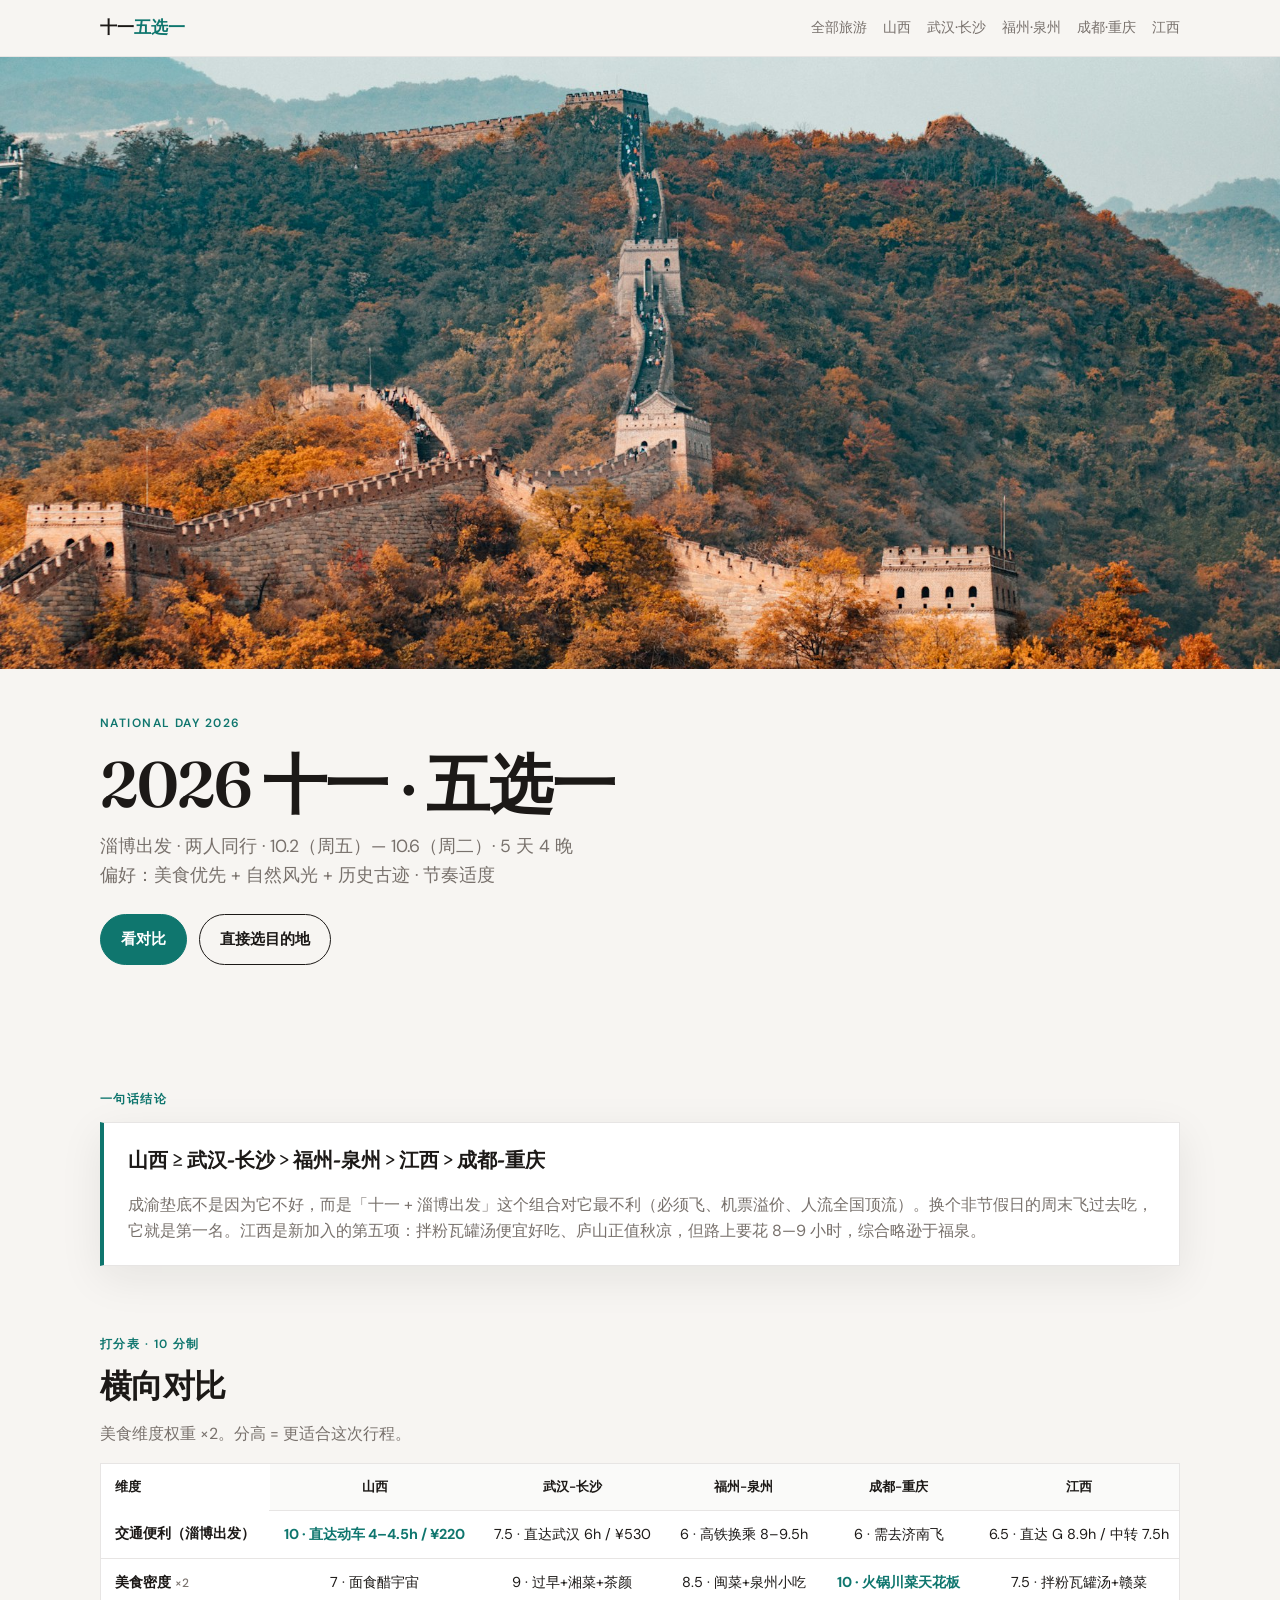
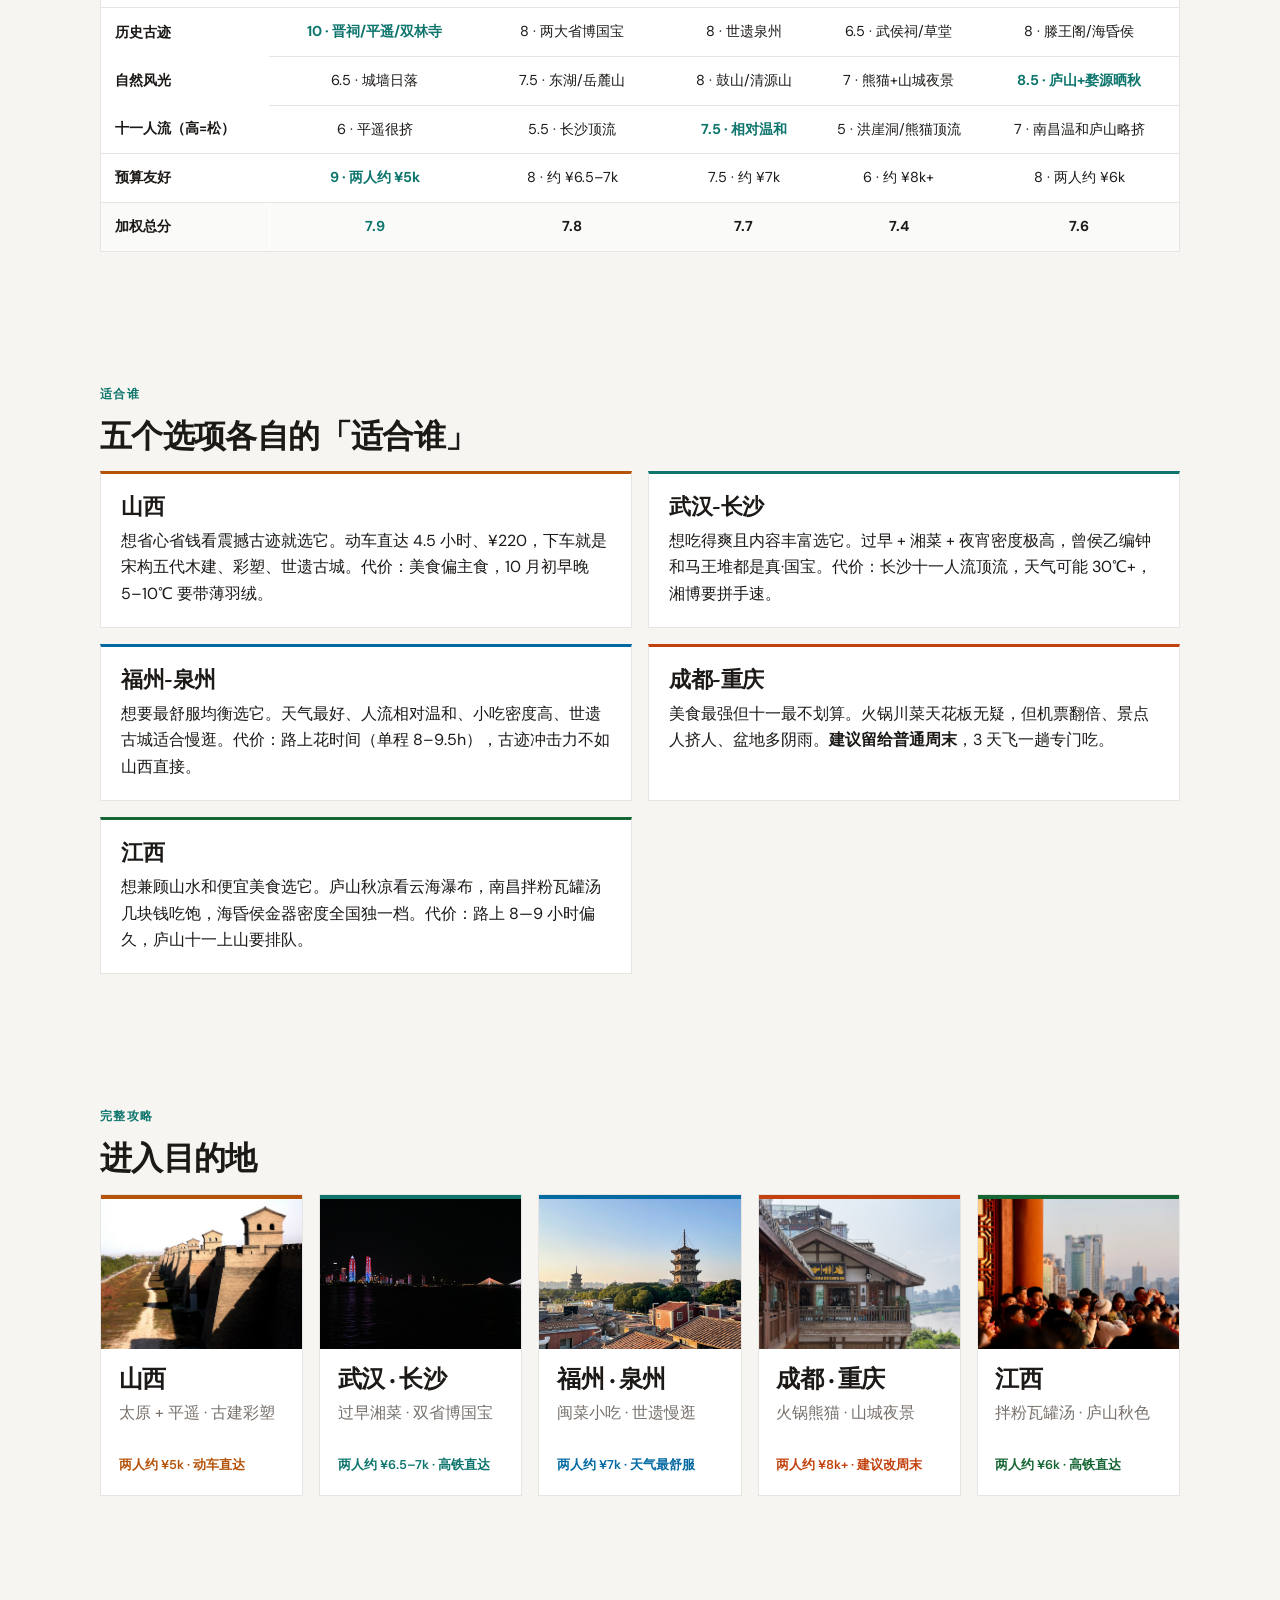
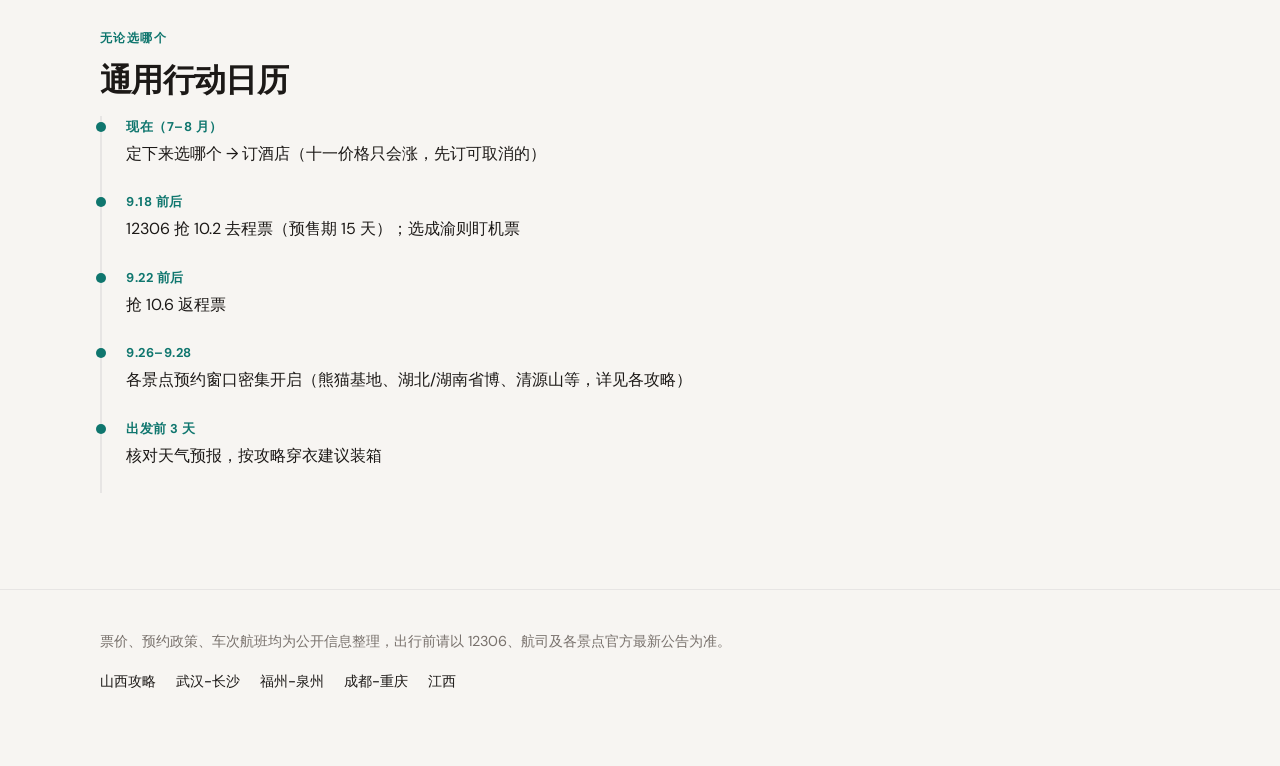
<file: shiyi-5x1.html>
<!DOCTYPE html>
<html lang="zh-CN">
<head>
  <meta charset="UTF-8">
  <meta name="viewport" content="width=device-width, initial-scale=1">
  <title>2026 十一 · 五选一</title>
  <meta name="description" content="淄博出发 · 两人同行 · 10.2—10.6 · 山西 / 武汉-长沙 / 福州-泉州 / 成都-重庆 / 江西 横向对比与完整攻略">
  <link rel="preconnect" href="https://fonts.googleapis.com">
  <link rel="preconnect" href="https://fonts.gstatic.com" crossorigin>
  <link href="https://fonts.googleapis.com/css2?family=DM+Sans:ital,opsz,wght@0,9..40,400;0,9..40,500;0,9..40,600;0,9..40,700;1,9..40,400&family=Fraunces:opsz,wght@9..144,500;9..144,600;9..144,700&display=swap" rel="stylesheet">
  <link rel="icon" type="image/svg+xml" href="./favicon.svg">
  <link rel="alternate icon" type="image/png" href="./favicon-180.png">
  <link rel="apple-touch-icon" href="./favicon-180.png">
  <link rel="stylesheet" href="assets/css/main.css">
</head>
<body data-theme="wuhan">
  <header class="site-header">
    <div class="site-header__inner">
      <a class="brand" href="shiyi-5x1">十一<span>五选一</span></a>
      <nav class="nav-links" aria-label="目的地">
        <a href="./">全部旅游</a>
        <a href="shanxi">山西</a>
        <a href="wuhan-changsha">武汉·长沙</a>
        <a href="fuzhou-quanzhou">福州·泉州</a>
        <a href="chengdu-chongqing">成都·重庆</a>
        <a href="jiangxi">江西</a>
      </nav>
    </div>
  </header>

  <section class="home-hero">
    <div class="home-hero__media">
      <img src="assets/images/home/hero.jpg" alt="秋日旅行中的古城街巷氛围" width="1800" height="1012" fetchpriority="high">
    </div>
    <div class="home-hero__copy">
      <p class="eyebrow">National Day 2026</p>
      <h1 class="display">2026 十一 · 五选一</h1>
      <p class="lead">淄博出发 · 两人同行 · 10.2（周五）— 10.6（周二）· 5 天 4 晚<br>偏好：美食优先 + 自然风光 + 历史古迹 · 节奏适度</p>
      <div class="btn-group">
        <a class="btn btn-primary" href="#compare">看对比</a>
        <a class="btn" href="#destinations">直接选目的地</a>
      </div>
    </div>
  </section>

  <main>
    <section class="section" id="verdict">
      <div class="container reveal">
        <p class="eyebrow">一句话结论</p>
        <div class="verdict">
          <p><strong>山西 ≥ 武汉-长沙 &gt; 福州-泉州 &gt; 江西 &gt; 成都-重庆</strong></p>
          <p class="muted" style="margin-bottom:0">成渝垫底不是因为它不好，而是「十一 + 淄博出发」这个组合对它最不利（必须飞、机票溢价、人流全国顶流）。换个非节假日的周末飞过去吃，它就是第一名。江西是新加入的第五项：拌粉瓦罐汤便宜好吃、庐山正值秋凉，但路上要花 8—9 小时，综合略逊于福泉。</p>
        </div>
      </div>
    </section>

    <section class="section" id="compare" style="padding-top:0">
      <div class="container reveal">
        <p class="eyebrow">打分表 · 10 分制</p>
        <h2>横向对比</h2>
        <p class="muted">美食维度权重 ×2。分高 = 更适合这次行程。</p>
        <div class="table-scroll">
          <table class="score-table">
            <thead>
              <tr>
                <th>维度</th>
                <th>山西</th>
                <th>武汉-长沙</th>
                <th>福州-泉州</th>
                <th>成都-重庆</th>
                <th>江西</th>
              </tr>
            </thead>
            <tbody>
              <tr>
                <td>交通便利（淄博出发）</td>
                <td class="best">10 · 直达动车 4–4.5h / ¥220</td>
                <td>7.5 · 直达武汉 6h / ¥530</td>
                <td>6 · 高铁换乘 8–9.5h</td>
                <td>6 · 需去济南飞</td>
                <td>6.5 · 直达 G 8.9h / 中转 7.5h</td>
              </tr>
              <tr>
                <td>美食密度 <span class="weight-note">×2</span></td>
                <td>7 · 面食醋宇宙</td>
                <td>9 · 过早+湘菜+茶颜</td>
                <td>8.5 · 闽菜+泉州小吃</td>
                <td class="best">10 · 火锅川菜天花板</td>
                <td>7.5 · 拌粉瓦罐汤+赣菜</td>
              </tr>
              <tr>
                <td>历史古迹</td>
                <td class="best">10 · 晋祠/平遥/双林寺</td>
                <td>8 · 两大省博国宝</td>
                <td>8 · 世遗泉州</td>
                <td>6.5 · 武侯祠/草堂</td>
                <td>8 · 滕王阁/海昏侯</td>
              </tr>
              <tr>
                <td>自然风光</td>
                <td>6.5 · 城墙日落</td>
                <td>7.5 · 东湖/岳麓山</td>
                <td>8 · 鼓山/清源山</td>
                <td>7 · 熊猫+山城夜景</td>
                <td class="best">8.5 · 庐山+婺源晒秋</td>
              </tr>
              <tr>
                <td>十一人流（高=松）</td>
                <td>6 · 平遥很挤</td>
                <td>5.5 · 长沙顶流</td>
                <td class="best">7.5 · 相对温和</td>
                <td>5 · 洪崖洞/熊猫顶流</td>
                <td>7 · 南昌温和庐山略挤</td>
              </tr>
              <tr>
                <td>预算友好</td>
                <td class="best">9 · 两人约 ¥5k</td>
                <td>8 · 约 ¥6.5–7k</td>
                <td>7.5 · 约 ¥7k</td>
                <td>6 · 约 ¥8k+</td>
                <td>8 · 两人约 ¥6k</td>
              </tr>
              <tr>
                <td>加权总分</td>
                <td class="best">7.9</td>
                <td>7.8</td>
                <td>7.7</td>
                <td>7.4</td>
                <td>7.6</td>
              </tr>
            </tbody>
          </table>
        </div>
      </div>
    </section>

    <section class="section" id="fit">
      <div class="container">
        <p class="eyebrow reveal">适合谁</p>
        <h2 class="reveal">五个选项各自的「适合谁」</h2>
        <div class="fit-grid">
          <article class="fit-card reveal" style="--card-accent: var(--accent-shanxi)">
            <h3>山西</h3>
            <p>想省心省钱看震撼古迹就选它。动车直达 4.5 小时、¥220，下车就是宋构五代木建、彩塑、世遗古城。代价：美食偏主食，10 月初早晚 5–10℃ 要带薄羽绒。</p>
          </article>
          <article class="fit-card reveal" style="--card-accent: var(--accent-wuhan)">
            <h3>武汉-长沙</h3>
            <p>想吃得爽且内容丰富选它。过早 + 湘菜 + 夜宵密度极高，曾侯乙编钟和马王堆都是真·国宝。代价：长沙十一人流顶流，天气可能 30℃+，湘博要拼手速。</p>
          </article>
          <article class="fit-card reveal" style="--card-accent: var(--accent-fujian)">
            <h3>福州-泉州</h3>
            <p>想要最舒服均衡选它。天气最好、人流相对温和、小吃密度高、世遗古城适合慢逛。代价：路上花时间（单程 8–9.5h），古迹冲击力不如山西直接。</p>
          </article>
          <article class="fit-card reveal" style="--card-accent: var(--accent-chengyu)">
            <h3>成都-重庆</h3>
            <p>美食最强但十一最不划算。火锅川菜天花板无疑，但机票翻倍、景点人挤人、盆地多阴雨。<strong>建议留给普通周末</strong>，3 天飞一趟专门吃。</p>
          </article>
          <article class="fit-card reveal" style="--card-accent: var(--accent-jiangxi)">
            <h3>江西</h3>
            <p>想兼顾山水和便宜美食选它。庐山秋凉看云海瀑布，南昌拌粉瓦罐汤几块钱吃饱，海昏侯金器密度全国独一档。代价：路上 8—9 小时偏久，庐山十一上山要排队。</p>
          </article>
        </div>
      </div>
    </section>

    <section class="section" id="destinations">
      <div class="container">
        <p class="eyebrow reveal">完整攻略</p>
        <h2 class="reveal">进入目的地</h2>
        <div class="dest-grid">
          <a class="dest-card reveal" href="shanxi" style="--card-accent: var(--accent-shanxi)">
            <div class="dest-card__bar"></div>
            <div class="dest-card__media">
              <img src="assets/images/shanxi/hero.jpg" alt="平遥古城墙" loading="lazy" width="800" height="600">
            </div>
            <div class="dest-card__body">
              <h3 class="dest-card__name">山西</h3>
              <p class="muted">太原 + 平遥 · 古建彩塑</p>
              <span class="dest-card__tag">两人约 ¥5k · 动车直达</span>
            </div>
          </a>
          <a class="dest-card reveal" href="wuhan-changsha" style="--card-accent: var(--accent-wuhan)">
            <div class="dest-card__bar"></div>
            <div class="dest-card__media">
              <img src="assets/images/wuhan-changsha/hero.jpg" alt="武汉长江夜景" loading="lazy" width="800" height="600">
            </div>
            <div class="dest-card__body">
              <h3 class="dest-card__name">武汉 · 长沙</h3>
              <p class="muted">过早湘菜 · 双省博国宝</p>
              <span class="dest-card__tag">两人约 ¥6.5–7k · 高铁直达</span>
            </div>
          </a>
          <a class="dest-card reveal" href="fuzhou-quanzhou" style="--card-accent: var(--accent-fujian)">
            <div class="dest-card__bar"></div>
            <div class="dest-card__media">
              <img src="assets/images/fuzhou-quanzhou/hero.jpg" alt="泉州开元寺双塔" loading="lazy" width="800" height="600">
            </div>
            <div class="dest-card__body">
              <h3 class="dest-card__name">福州 · 泉州</h3>
              <p class="muted">闽菜小吃 · 世遗慢逛</p>
              <span class="dest-card__tag">两人约 ¥7k · 天气最舒服</span>
            </div>
          </a>
          <a class="dest-card reveal" href="chengdu-chongqing" style="--card-accent: var(--accent-chengyu)">
            <div class="dest-card__bar"></div>
            <div class="dest-card__media">
              <img src="assets/images/chengdu-chongqing/hero.jpg" alt="重庆洪崖洞夜景" loading="lazy" width="800" height="600">
            </div>
            <div class="dest-card__body">
              <h3 class="dest-card__name">成都 · 重庆</h3>
              <p class="muted">火锅熊猫 · 山城夜景</p>
              <span class="dest-card__tag">两人约 ¥8k+ · 建议改周末</span>
            </div>
          </a>
          <a class="dest-card reveal" href="jiangxi" style="--card-accent: var(--accent-jiangxi)">
            <div class="dest-card__bar"></div>
            <div class="dest-card__media">
              <img src="assets/images/jiangxi/hero.jpg" alt="滕王阁暮色" loading="lazy" width="1920" height="1280">
            </div>
            <div class="dest-card__body">
              <h3 class="dest-card__name">江西</h3>
              <p class="muted">拌粉瓦罐汤 · 庐山秋色</p>
              <span class="dest-card__tag">两人约 ¥6k · 高铁直达</span>
            </div>
          </a>
        </div>
      </div>
    </section>

    <section class="section" id="calendar">
      <div class="container reveal">
        <p class="eyebrow">无论选哪个</p>
        <h2>通用行动日历</h2>
        <ol class="timeline">
          <li>
            <time>现在（7–8 月）</time>
            定下来选哪个 → 订酒店（十一价格只会涨，先订可取消的）
          </li>
          <li>
            <time>9.18 前后</time>
            12306 抢 10.2 去程票（预售期 15 天）；选成渝则盯机票
          </li>
          <li>
            <time>9.22 前后</time>
            抢 10.6 返程票
          </li>
          <li>
            <time>9.26–9.28</time>
            各景点预约窗口密集开启（熊猫基地、湖北/湖南省博、清源山等，详见各攻略）
          </li>
          <li>
            <time>出发前 3 天</time>
            核对天气预报，按攻略穿衣建议装箱
          </li>
        </ol>
      </div>
    </section>
  </main>

  <footer class="site-footer">
    <div class="container">
      <p>票价、预约政策、车次航班均为公开信息整理，出行前请以 12306、航司及各景点官方最新公告为准。</p>
      <div class="site-footer__links">
        <a href="shanxi">山西攻略</a>
        <a href="wuhan-changsha">武汉-长沙</a>
        <a href="fuzhou-quanzhou">福州-泉州</a>
        <a href="chengdu-chongqing">成都-重庆</a>
        <a href="jiangxi">江西</a>
      </div>
    </div>
  </footer>

  <script src="assets/js/main.js"></script>
</body>
</html>
</file>
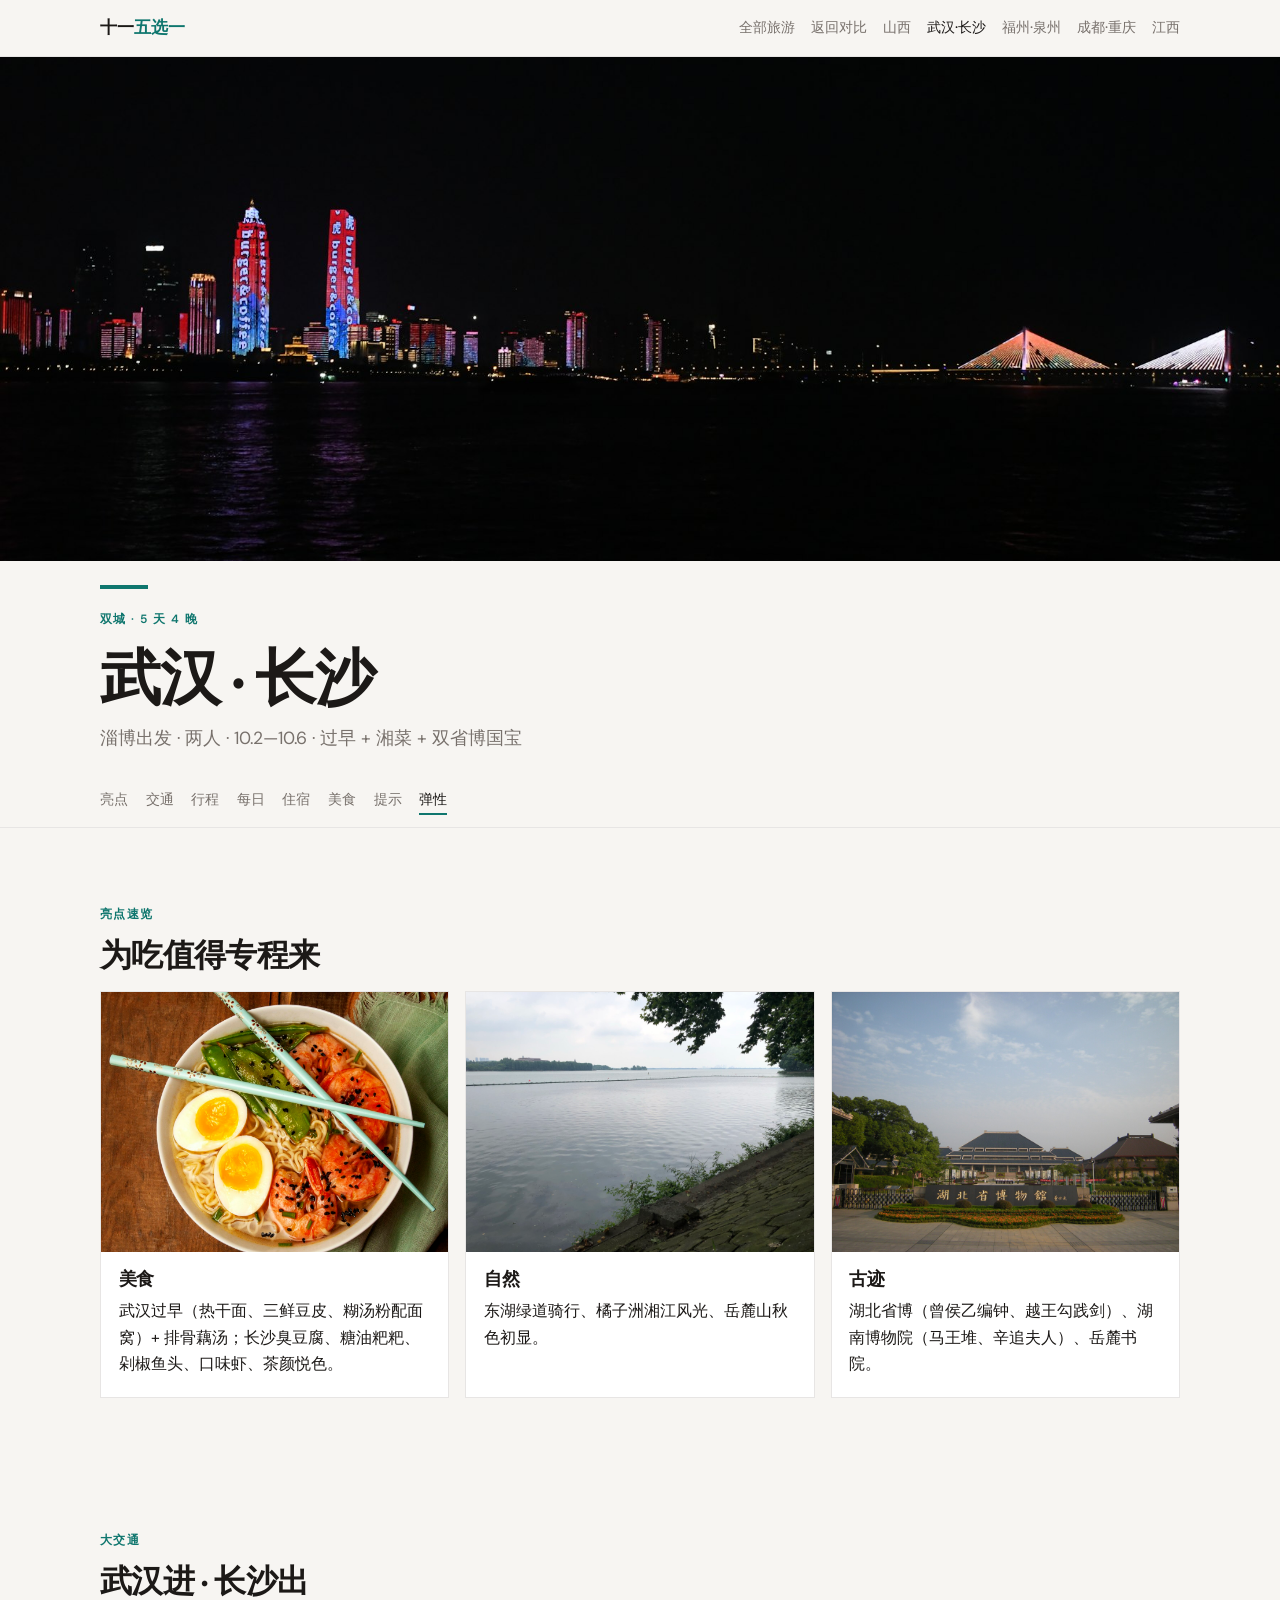
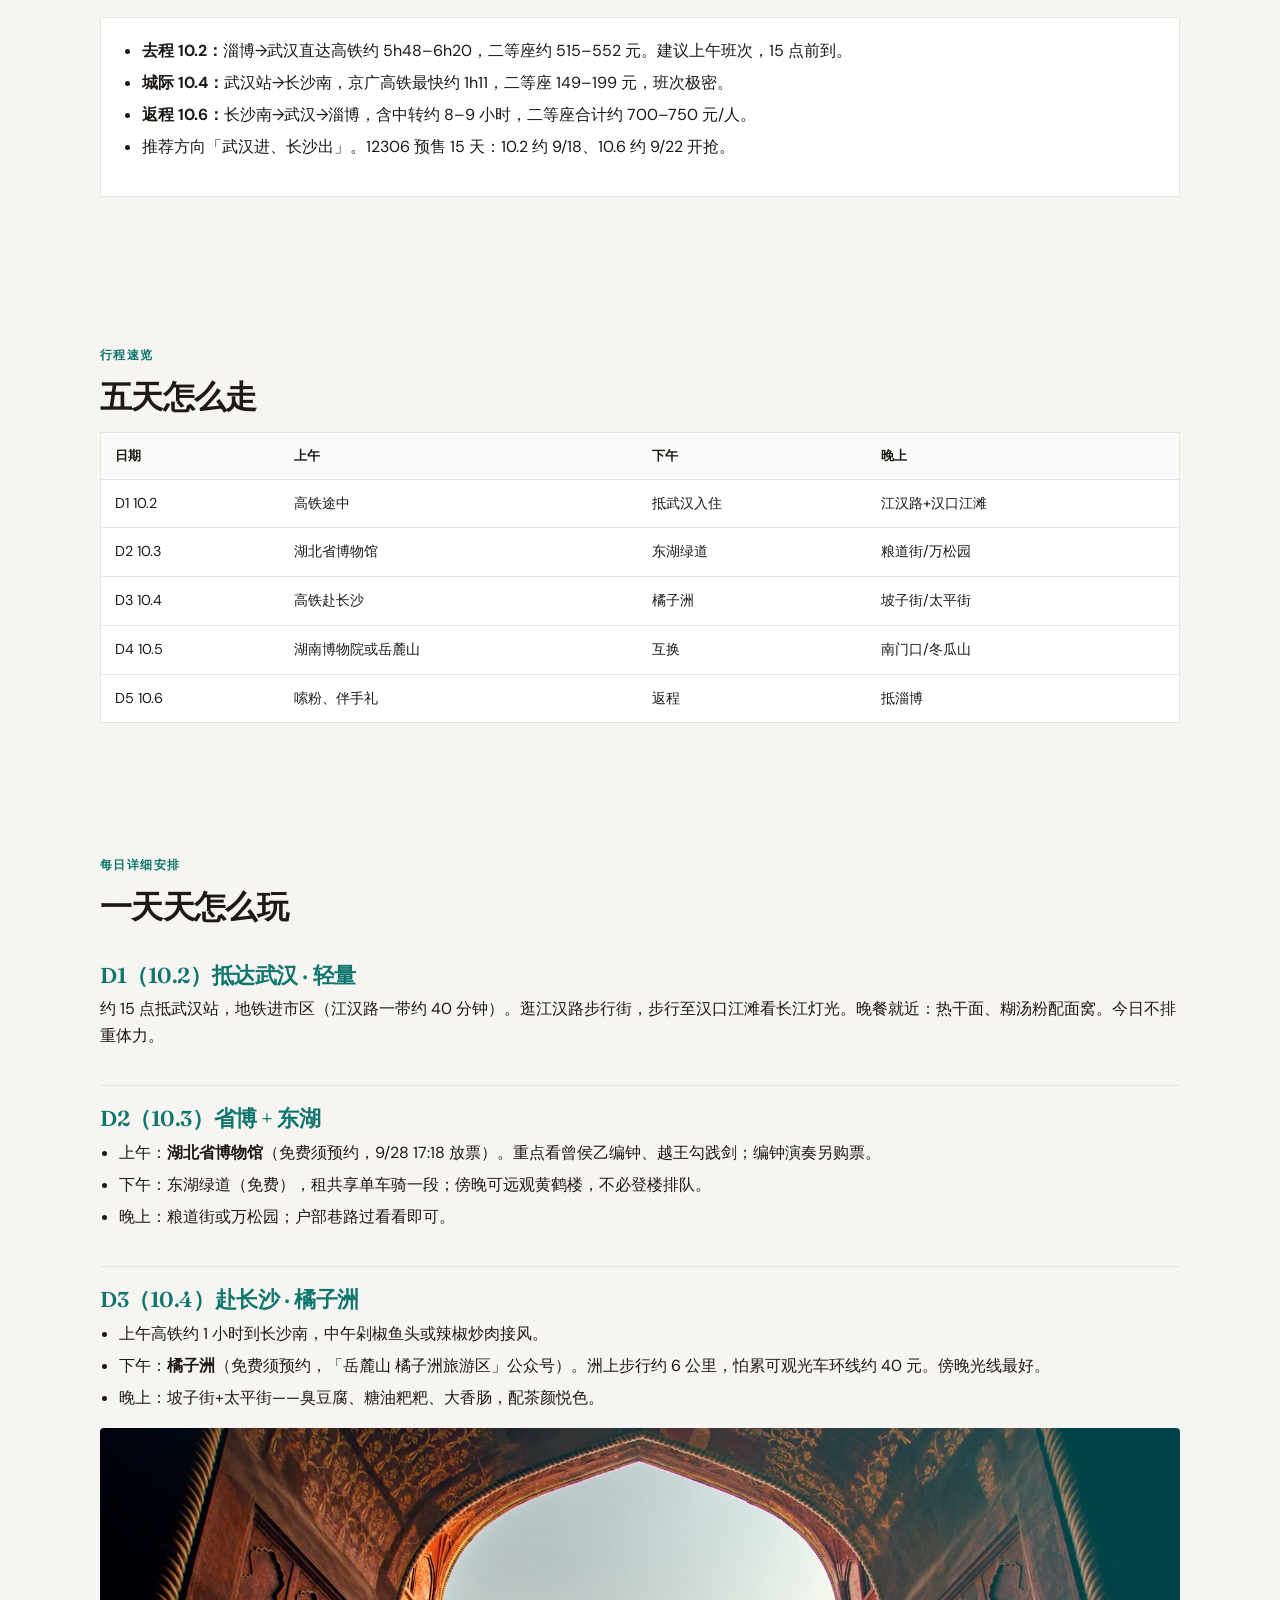
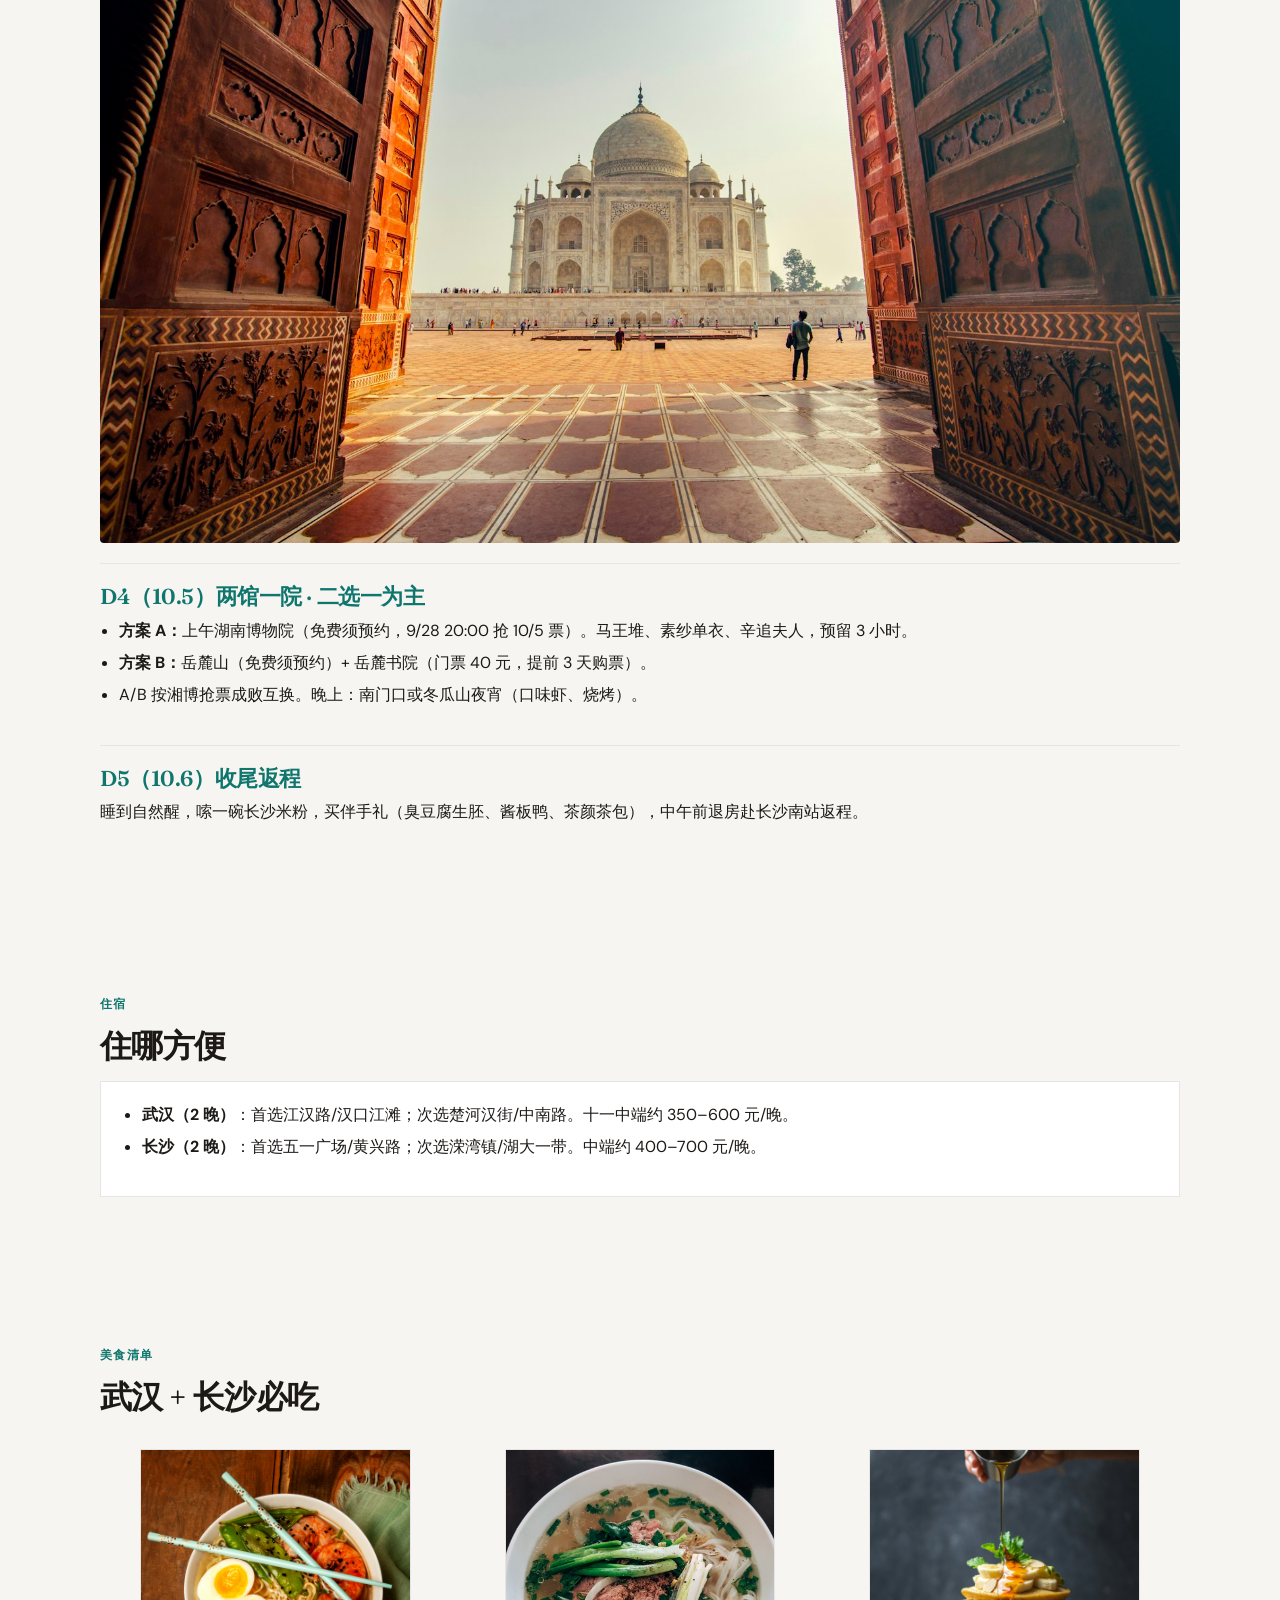
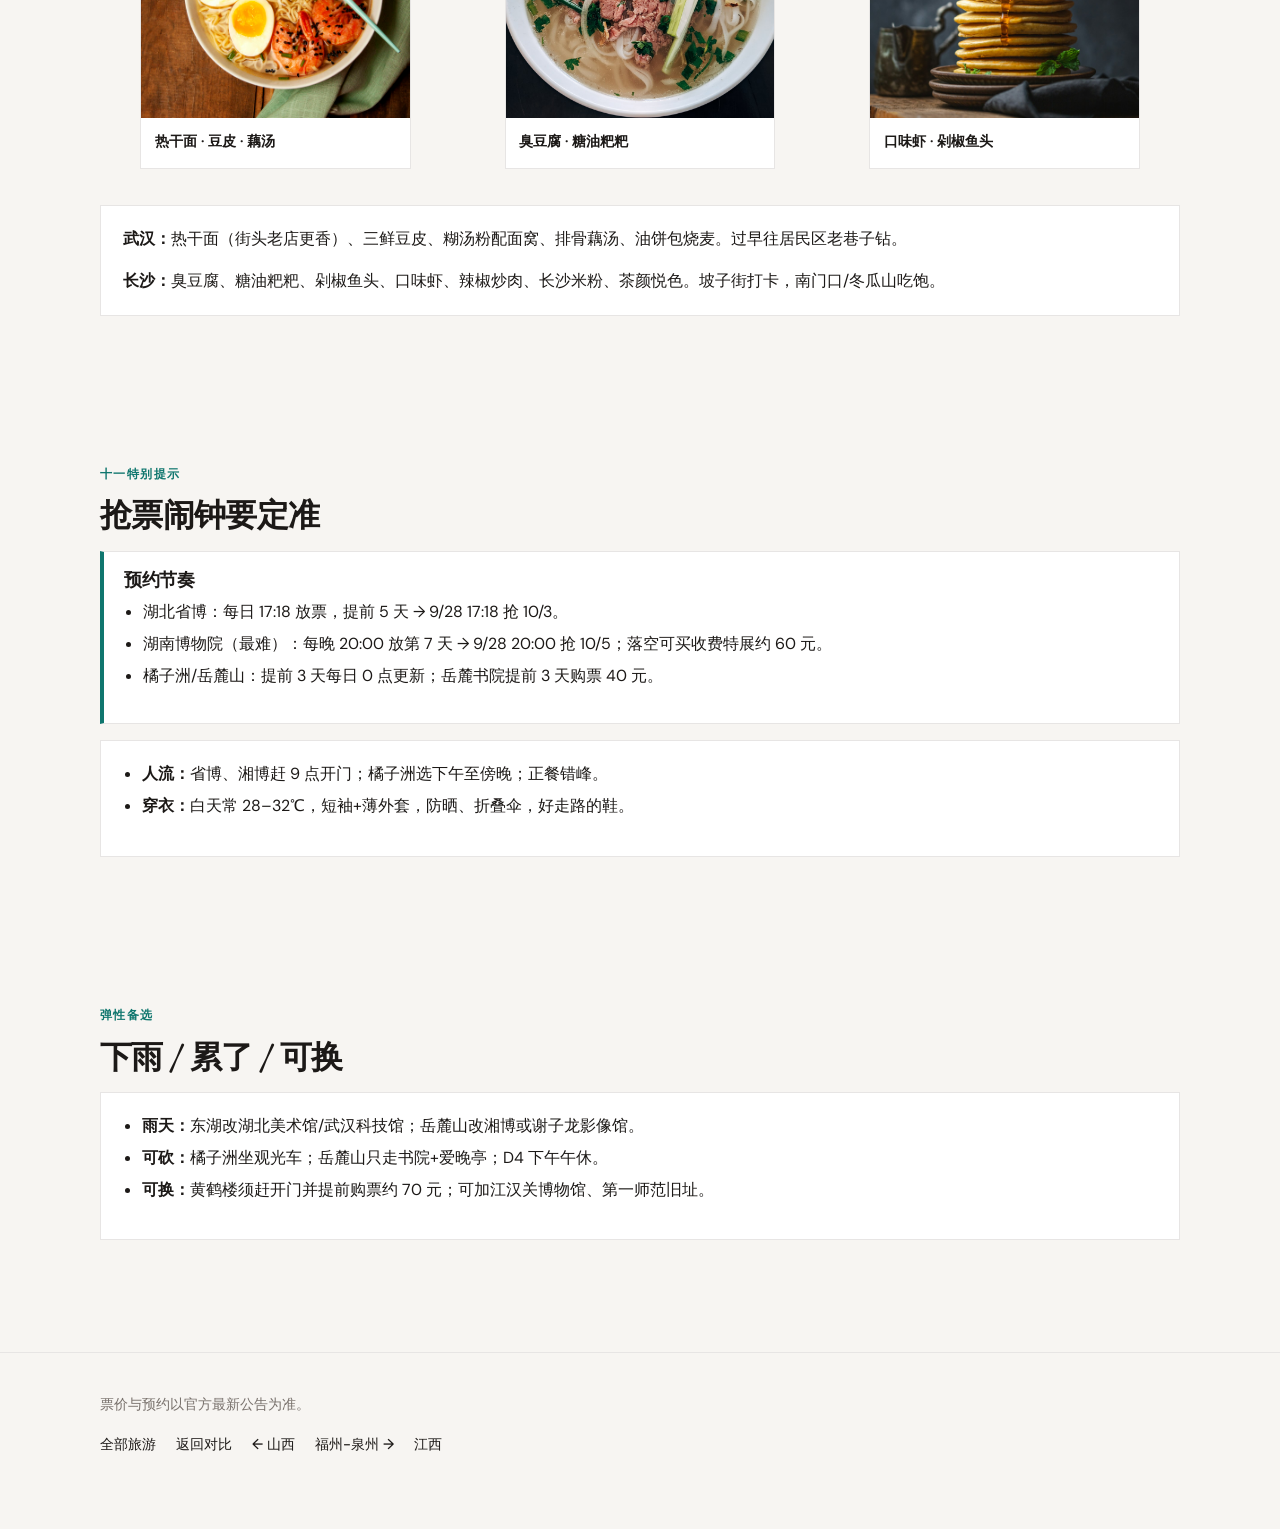
<file: wuhan-changsha.html>
<!DOCTYPE html>
<html lang="zh-CN">
<head>
  <meta charset="UTF-8">
  <meta name="viewport" content="width=device-width, initial-scale=1">
  <title>武汉-长沙 · 双城攻略</title>
  <meta name="description" content="武汉-长沙 5 天 4 晚：过早湘菜、省博国宝、东湖岳麓山">
  <link rel="preconnect" href="https://fonts.googleapis.com">
  <link rel="preconnect" href="https://fonts.gstatic.com" crossorigin>
  <link href="https://fonts.googleapis.com/css2?family=DM+Sans:ital,opsz,wght@0,9..40,400;0,9..40,500;0,9..40,600;0,9..40,700;1,9..40,400&family=Fraunces:opsz,wght@9..144,500;9..144,600;9..144,700&display=swap" rel="stylesheet">
  <link rel="icon" type="image/svg+xml" href="./favicon.svg">
  <link rel="alternate icon" type="image/png" href="./favicon-180.png">
  <link rel="apple-touch-icon" href="./favicon-180.png">
  <link rel="stylesheet" href="assets/css/main.css">
</head>
<body data-theme="wuhan">
  <header class="site-header">
    <div class="site-header__inner">
      <a class="brand" href="shiyi-5x1">十一<span>五选一</span></a>
      <nav class="nav-links" aria-label="导航">
        <a href="./">全部旅游</a>
        <a href="shiyi-5x1">返回对比</a>
        <a href="shanxi">山西</a>
        <a href="wuhan-changsha" class="is-active">武汉·长沙</a>
        <a href="fuzhou-quanzhou">福州·泉州</a>
        <a href="chengdu-chongqing">成都·重庆</a>
        <a href="jiangxi">江西</a>
      </nav>
    </div>
  </header>

  <section class="page-hero">
    <div class="page-hero__media">
      <img src="assets/images/wuhan-changsha/hero.jpg" alt="武汉长江夜景" width="1800" height="1012" fetchpriority="high">
    </div>
    <div class="page-hero__copy">
      <span class="accent-bar" aria-hidden="true"></span>
      <p class="eyebrow">双城 · 5 天 4 晚</p>
      <h1 class="display">武汉 · 长沙</h1>
      <p class="lead">淄博出发 · 两人 · 10.2—10.6 · 过早 + 湘菜 + 双省博国宝</p>
    </div>
  </section>

  <nav class="toc" aria-label="本页目录">
    <div class="toc__inner">
      <a href="#highlights">亮点</a>
      <a href="#transport">交通</a>
      <a href="#itinerary">行程</a>
      <a href="#days">每日</a>
      <a href="#stay">住宿</a>
      <a href="#food">美食</a>
      <a href="#tips">提示</a>
      <a href="#flex">弹性</a>
    </div>
  </nav>

  <main class="container">
    <section class="section" id="highlights">
      <p class="eyebrow reveal">亮点速览</p>
      <h2 class="reveal">为吃值得专程来</h2>
      <div class="mosaic">
        <article class="mosaic-card reveal">
          <img src="assets/images/wuhan-changsha/reganmian.jpg" alt="热干面与湘菜氛围" loading="lazy">
          <div class="mosaic-card__body">
            <h3>美食</h3>
            <p>武汉过早（热干面、三鲜豆皮、糊汤粉配面窝）+ 排骨藕汤；长沙臭豆腐、糖油粑粑、剁椒鱼头、口味虾、茶颜悦色。</p>
          </div>
        </article>
        <article class="mosaic-card reveal">
          <img src="assets/images/wuhan-changsha/donghu.jpg" alt="武汉东湖" loading="lazy">
          <div class="mosaic-card__body">
            <h3>自然</h3>
            <p>东湖绿道骑行、橘子洲湘江风光、岳麓山秋色初显。</p>
          </div>
        </article>
        <article class="mosaic-card reveal">
          <img src="assets/images/wuhan-changsha/hubei-museum.jpg" alt="湖北省博物馆" loading="lazy">
          <div class="mosaic-card__body">
            <h3>古迹</h3>
            <p>湖北省博（曾侯乙编钟、越王勾践剑）、湖南博物院（马王堆、辛追夫人）、岳麓书院。</p>
          </div>
        </article>
      </div>
    </section>

    <section class="section" id="transport">
      <p class="eyebrow reveal">大交通</p>
      <h2 class="reveal">武汉进 · 长沙出</h2>
      <div class="panel reveal">
        <ul>
          <li><strong>去程 10.2：</strong>淄博→武汉直达高铁约 5h48–6h20，二等座约 515–552 元。建议上午班次，15 点前到。</li>
          <li><strong>城际 10.4：</strong>武汉站→长沙南，京广高铁最快约 1h11，二等座 149–199 元，班次极密。</li>
          <li><strong>返程 10.6：</strong>长沙南→武汉→淄博，含中转约 8–9 小时，二等座合计约 700–750 元/人。</li>
          <li>推荐方向「武汉进、长沙出」。12306 预售 15 天：10.2 约 9/18、10.6 约 9/22 开抢。</li>
        </ul>
      </div>
    </section>

    <section class="section" id="itinerary">
      <p class="eyebrow reveal">行程速览</p>
      <h2 class="reveal">五天怎么走</h2>
      <div class="itinerary-desktop reveal">
        <table class="schedule-table">
          <thead><tr><th>日期</th><th>上午</th><th>下午</th><th>晚上</th></tr></thead>
          <tbody>
            <tr><td>D1 10.2</td><td>高铁途中</td><td>抵武汉入住</td><td>江汉路+汉口江滩</td></tr>
            <tr><td>D2 10.3</td><td>湖北省博物馆</td><td>东湖绿道</td><td>粮道街/万松园</td></tr>
            <tr><td>D3 10.4</td><td>高铁赴长沙</td><td>橘子洲</td><td>坡子街/太平街</td></tr>
            <tr><td>D4 10.5</td><td>湖南博物院或岳麓山</td><td>互换</td><td>南门口/冬瓜山</td></tr>
            <tr><td>D5 10.6</td><td>嗦粉、伴手礼</td><td>返程</td><td>抵淄博</td></tr>
          </tbody>
        </table>
      </div>
      <div class="itinerary-mobile">
        <article class="day-card reveal"><div class="day-card__date">D1 · 10.2</div><dl><dt>下午</dt><dd>抵武汉入住</dd><dt>晚上</dt><dd>江汉路+汉口江滩</dd></dl></article>
        <article class="day-card reveal"><div class="day-card__date">D2 · 10.3</div><dl><dt>上午</dt><dd>湖北省博物馆</dd><dt>下午</dt><dd>东湖绿道</dd><dt>晚上</dt><dd>粮道街/万松园</dd></dl></article>
        <article class="day-card reveal"><div class="day-card__date">D3 · 10.4</div><dl><dt>上午</dt><dd>高铁赴长沙</dd><dt>下午</dt><dd>橘子洲</dd><dt>晚上</dt><dd>坡子街夜吃</dd></dl></article>
        <article class="day-card reveal"><div class="day-card__date">D4 · 10.5</div><dl><dt>全天</dt><dd>湘博 / 岳麓山+书院（视预约互换）</dd><dt>晚上</dt><dd>南门口夜宵</dd></dl></article>
        <article class="day-card reveal"><div class="day-card__date">D5 · 10.6</div><dl><dt>上午</dt><dd>嗦粉、伴手礼</dd><dt>下午</dt><dd>返程</dd></dl></article>
      </div>
    </section>

    <section class="section" id="days">
      <p class="eyebrow reveal">每日详细安排</p>
      <h2 class="reveal">一天天怎么玩</h2>

      <article class="day-block reveal">
        <h3>D1（10.2）抵达武汉 · 轻量</h3>
        <p>约 15 点抵武汉站，地铁进市区（江汉路一带约 40 分钟）。逛江汉路步行街，步行至汉口江滩看长江灯光。晚餐就近：热干面、糊汤粉配面窝。今日不排重体力。</p>
      </article>

      <article class="day-block reveal">
        <h3>D2（10.3）省博 + 东湖</h3>
        <ul>
          <li>上午：<strong>湖北省博物馆</strong>（免费须预约，9/28 17:18 放票）。重点看曾侯乙编钟、越王勾践剑；编钟演奏另购票。</li>
          <li>下午：东湖绿道（免费），租共享单车骑一段；傍晚可远观黄鹤楼，不必登楼排队。</li>
          <li>晚上：粮道街或万松园；户部巷路过看看即可。</li>
        </ul>
      </article>

      <article class="day-block reveal">
        <h3>D3（10.4）赴长沙 · 橘子洲</h3>
        <ul>
          <li>上午高铁约 1 小时到长沙南，中午剁椒鱼头或辣椒炒肉接风。</li>
          <li>下午：<strong>橘子洲</strong>（免费须预约，「岳麓山 橘子洲旅游区」公众号）。洲上步行约 6 公里，怕累可观光车环线约 40 元。傍晚光线最好。</li>
          <li>晚上：坡子街+太平街——臭豆腐、糖油粑粑、大香肠，配茶颜悦色。</li>
        </ul>
        <img src="assets/images/wuhan-changsha/yuelu.jpg" alt="长沙城市与山水氛围" loading="lazy" style="border-radius:var(--radius);margin-top:0.75rem">
      </article>

      <article class="day-block reveal">
        <h3>D4（10.5）两馆一院 · 二选一为主</h3>
        <ul>
          <li><strong>方案 A：</strong>上午湖南博物院（免费须预约，9/28 20:00 抢 10/5 票）。马王堆、素纱单衣、辛追夫人，预留 3 小时。</li>
          <li><strong>方案 B：</strong>岳麓山（免费须预约）+ 岳麓书院（门票 40 元，提前 3 天购票）。</li>
          <li>A/B 按湘博抢票成败互换。晚上：南门口或冬瓜山夜宵（口味虾、烧烤）。</li>
        </ul>
      </article>

      <article class="day-block reveal">
        <h3>D5（10.6）收尾返程</h3>
        <p>睡到自然醒，嗦一碗长沙米粉，买伴手礼（臭豆腐生胚、酱板鸭、茶颜茶包），中午前退房赴长沙南站返程。</p>
      </article>
    </section>

    <section class="section" id="stay">
      <p class="eyebrow reveal">住宿</p>
      <h2 class="reveal">住哪方便</h2>
      <div class="panel reveal">
        <ul>
          <li><strong>武汉（2 晚）</strong>：首选江汉路/汉口江滩；次选楚河汉街/中南路。十一中端约 350–600 元/晚。</li>
          <li><strong>长沙（2 晚）</strong>：首选五一广场/黄兴路；次选溁湾镇/湖大一带。中端约 400–700 元/晚。</li>
        </ul>
      </div>
    </section>

    <section class="section" id="food">
      <p class="eyebrow reveal">美食清单</p>
      <h2 class="reveal">武汉 + 长沙必吃</h2>
      <div class="food-grid reveal">
        <figure class="food-card"><img src="assets/images/wuhan-changsha/reganmian.jpg" alt="热干面" loading="lazy"><figcaption>热干面 · 豆皮 · 藕汤</figcaption></figure>
        <figure class="food-card"><img src="assets/images/wuhan-changsha/stinky-tofu.jpg" alt="长沙小吃" loading="lazy"><figcaption>臭豆腐 · 糖油粑粑</figcaption></figure>
        <figure class="food-card"><img src="assets/images/wuhan-changsha/crayfish.jpg" alt="湘菜夜宵" loading="lazy"><figcaption>口味虾 · 剁椒鱼头</figcaption></figure>
      </div>
      <div class="panel reveal" style="margin-top:1.25rem">
        <p><strong>武汉：</strong>热干面（街头老店更香）、三鲜豆皮、糊汤粉配面窝、排骨藕汤、油饼包烧麦。过早往居民区老巷子钻。</p>
        <p style="margin-bottom:0"><strong>长沙：</strong>臭豆腐、糖油粑粑、剁椒鱼头、口味虾、辣椒炒肉、长沙米粉、茶颜悦色。坡子街打卡，南门口/冬瓜山吃饱。</p>
      </div>
    </section>

    <section class="section" id="tips">
      <p class="eyebrow reveal">十一特别提示</p>
      <h2 class="reveal">抢票闹钟要定准</h2>
      <div class="callout reveal">
        <h3>预约节奏</h3>
        <ul>
          <li>湖北省博：每日 17:18 放票，提前 5 天 → 9/28 17:18 抢 10/3。</li>
          <li>湖南博物院（最难）：每晚 20:00 放第 7 天 → 9/28 20:00 抢 10/5；落空可买收费特展约 60 元。</li>
          <li>橘子洲/岳麓山：提前 3 天每日 0 点更新；岳麓书院提前 3 天购票 40 元。</li>
        </ul>
      </div>
      <div class="panel reveal">
        <ul>
          <li><strong>人流：</strong>省博、湘博赶 9 点开门；橘子洲选下午至傍晚；正餐错峰。</li>
          <li><strong>穿衣：</strong>白天常 28–32℃，短袖+薄外套，防晒、折叠伞，好走路的鞋。</li>
        </ul>
      </div>
    </section>

    <section class="section" id="flex">
      <p class="eyebrow reveal">弹性备选</p>
      <h2 class="reveal">下雨 / 累了 / 可换</h2>
      <div class="panel reveal">
        <ul>
          <li><strong>雨天：</strong>东湖改湖北美术馆/武汉科技馆；岳麓山改湘博或谢子龙影像馆。</li>
          <li><strong>可砍：</strong>橘子洲坐观光车；岳麓山只走书院+爱晚亭；D4 下午午休。</li>
          <li><strong>可换：</strong>黄鹤楼须赶开门并提前购票约 70 元；可加江汉关博物馆、第一师范旧址。</li>
        </ul>
      </div>
    </section>
  </main>

  <footer class="site-footer">
    <div class="container">
      <p>票价与预约以官方最新公告为准。</p>
      <div class="site-footer__links">
        <a href="./">全部旅游</a>
        <a href="shiyi-5x1">返回对比</a>
        <a href="shanxi">← 山西</a>
        <a href="fuzhou-quanzhou">福州-泉州 →</a>
        <a href="jiangxi">江西</a>
      </div>
    </div>
  </footer>
  <script src="assets/js/main.js"></script>
</body>
</html>
</file>
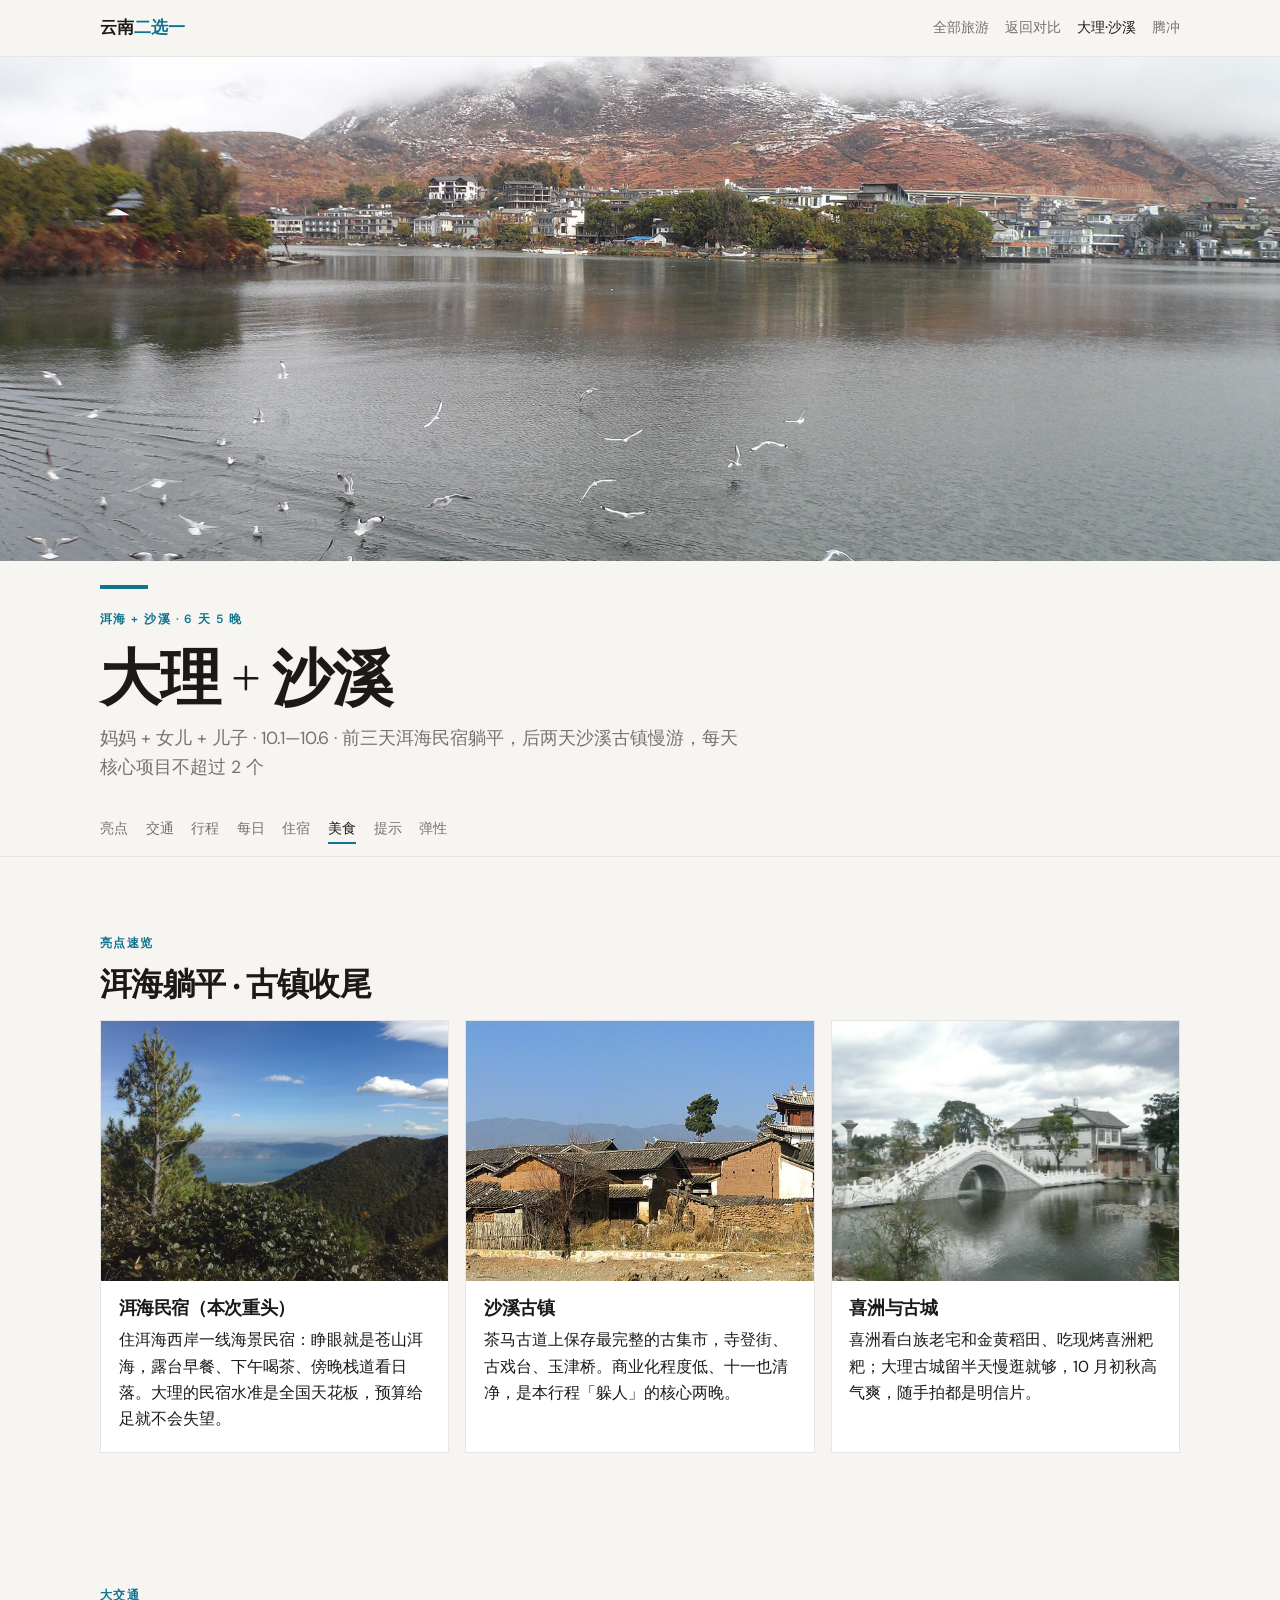
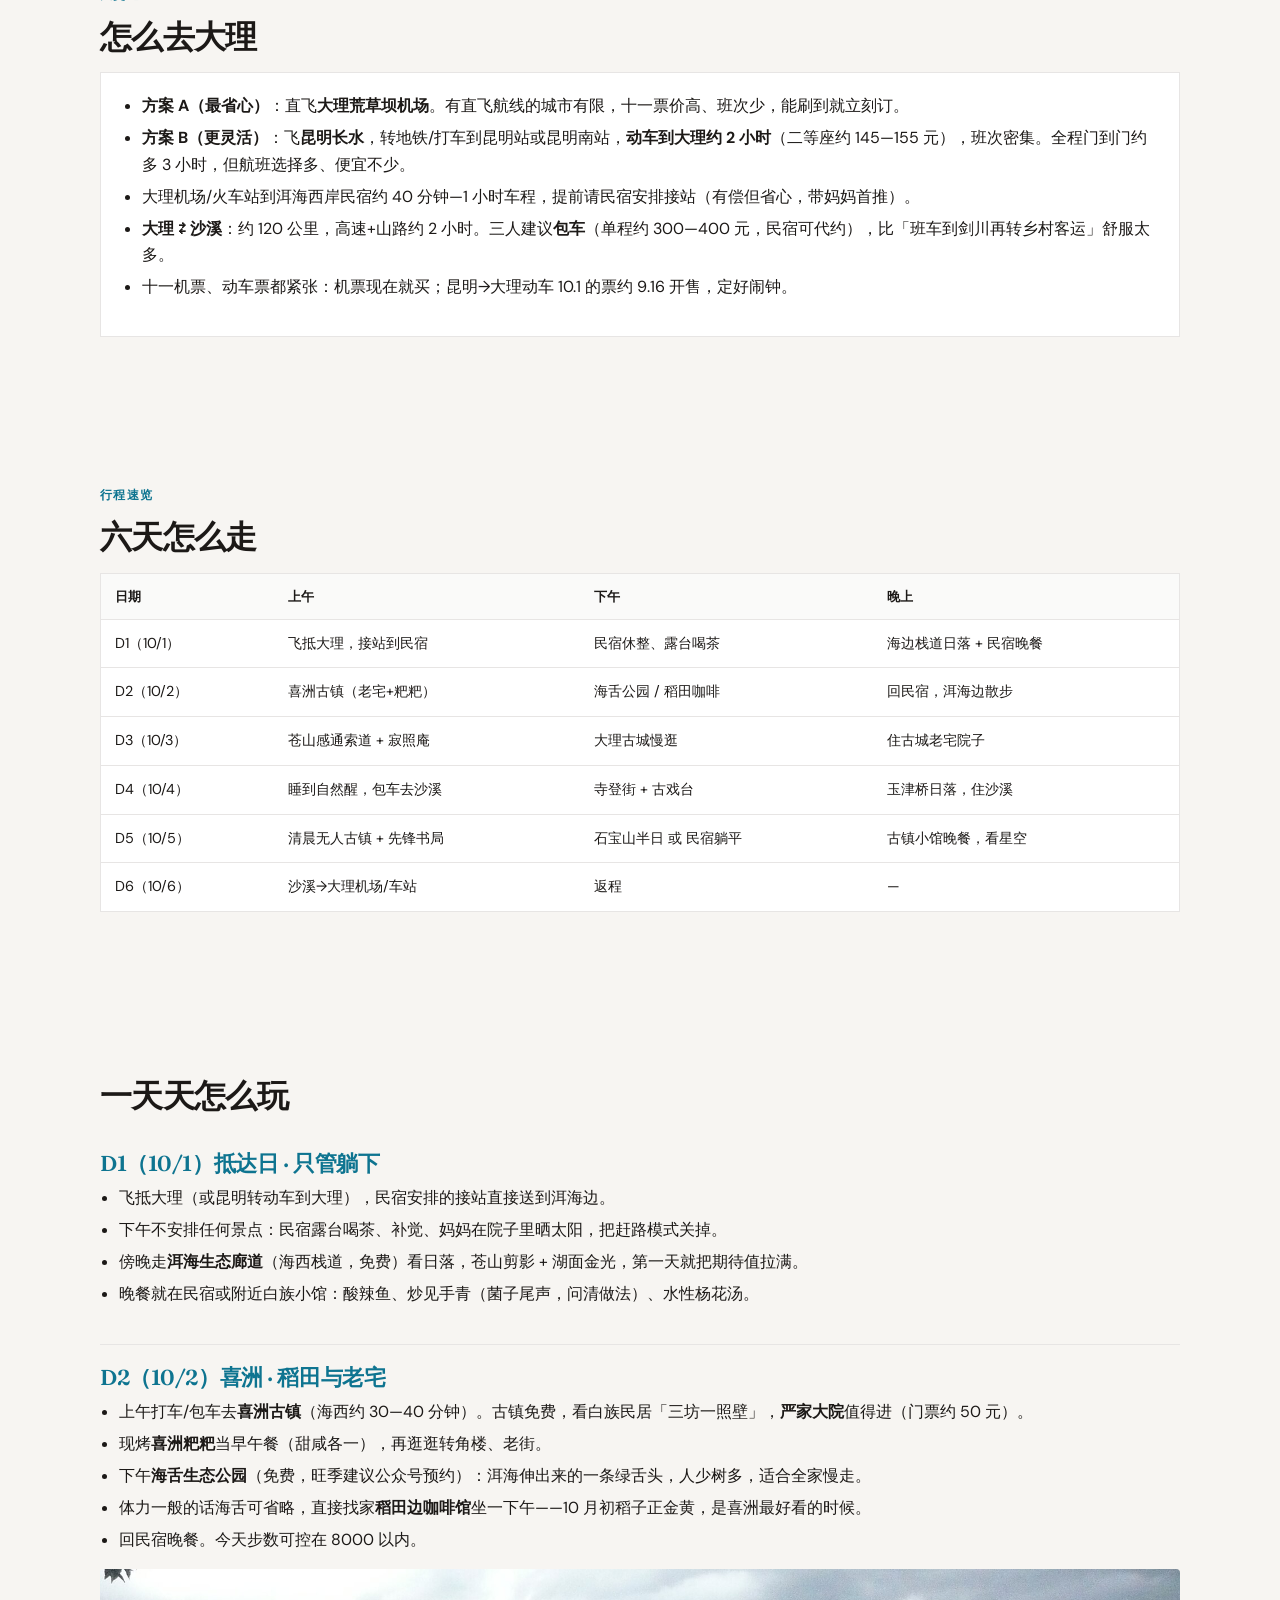
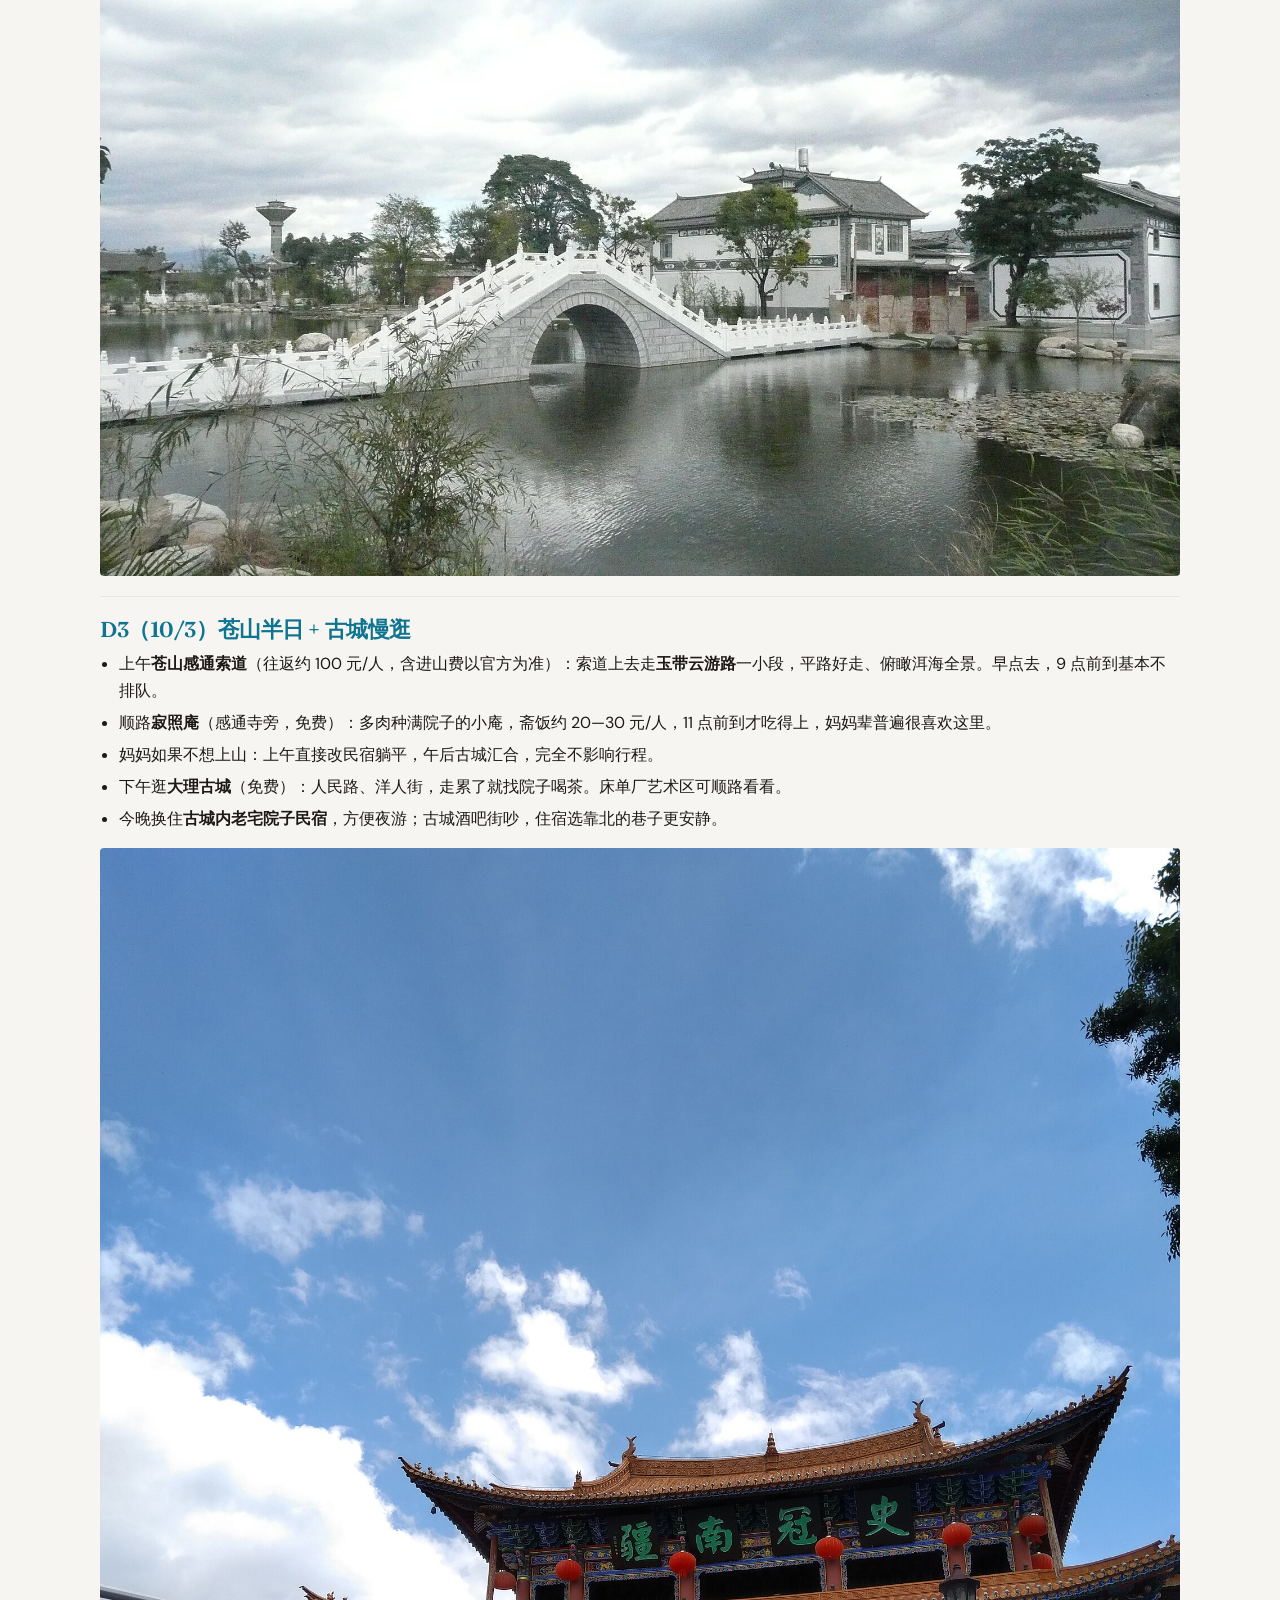
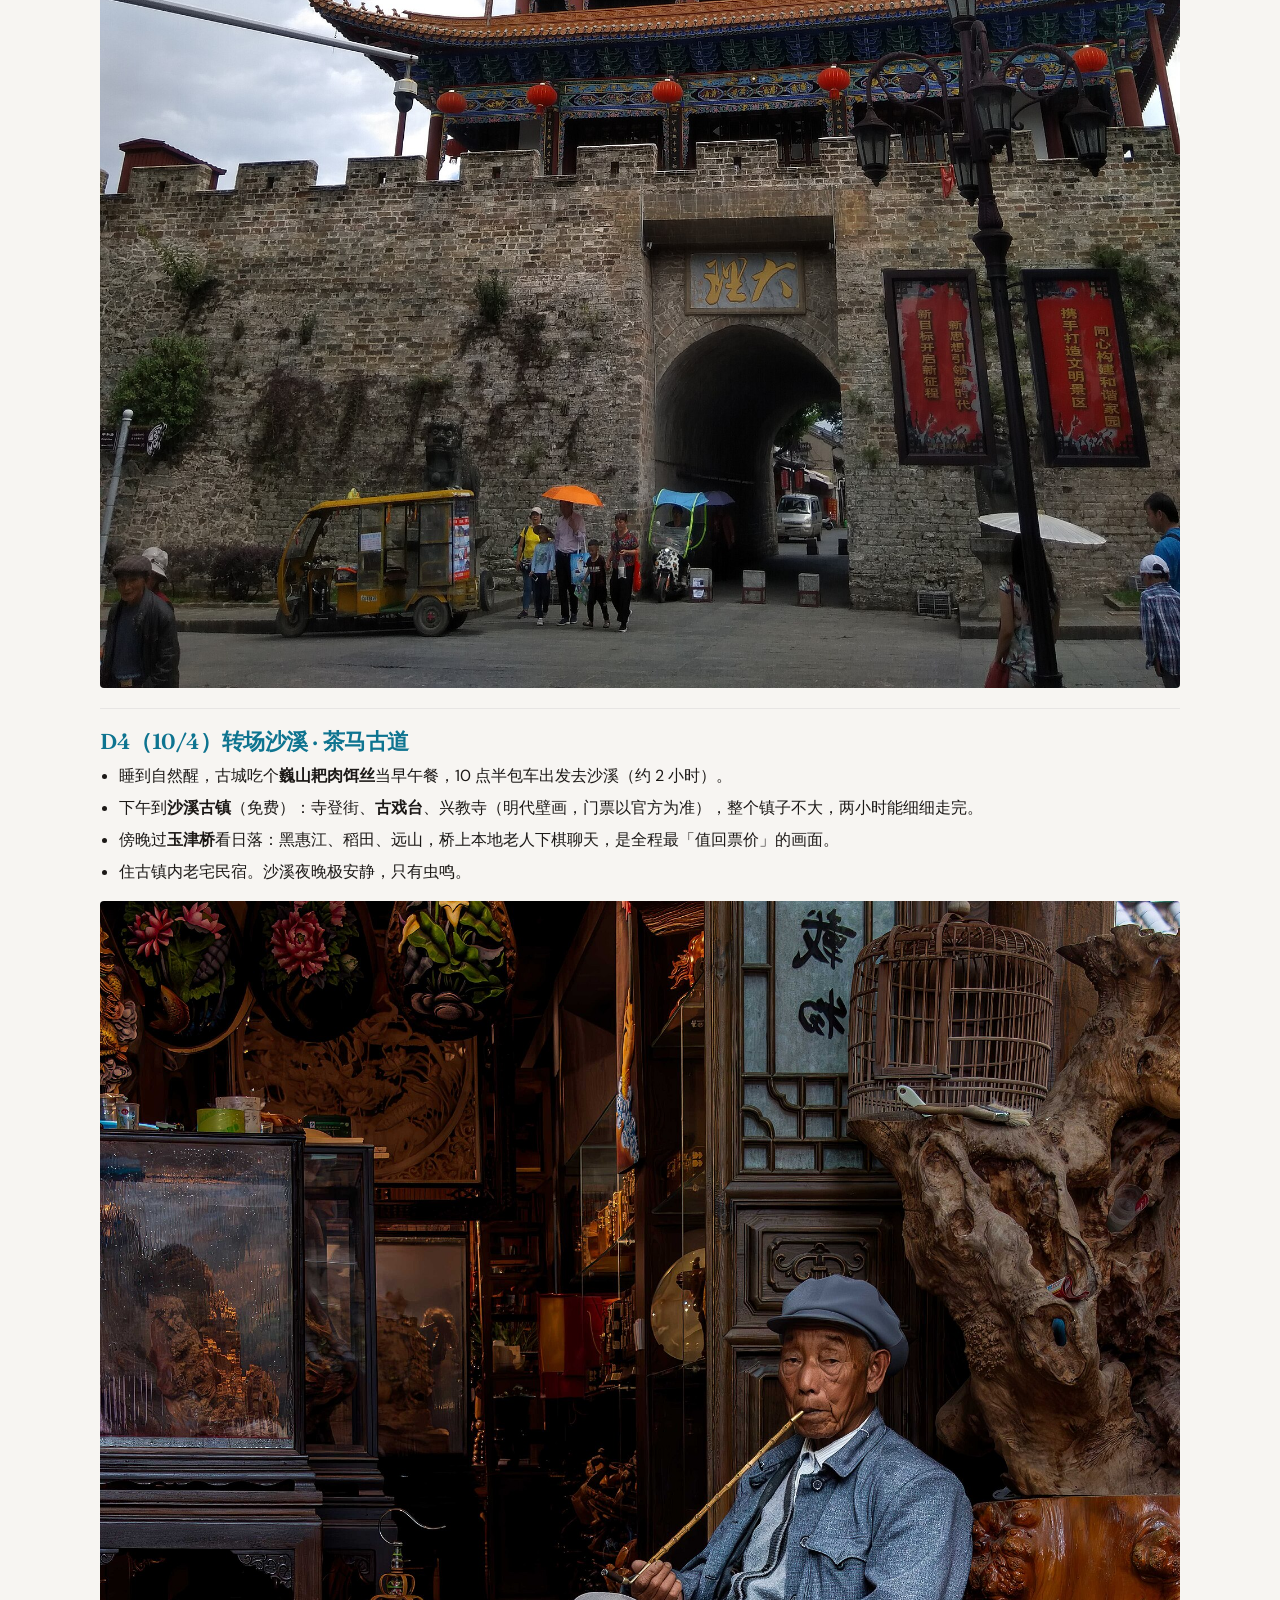
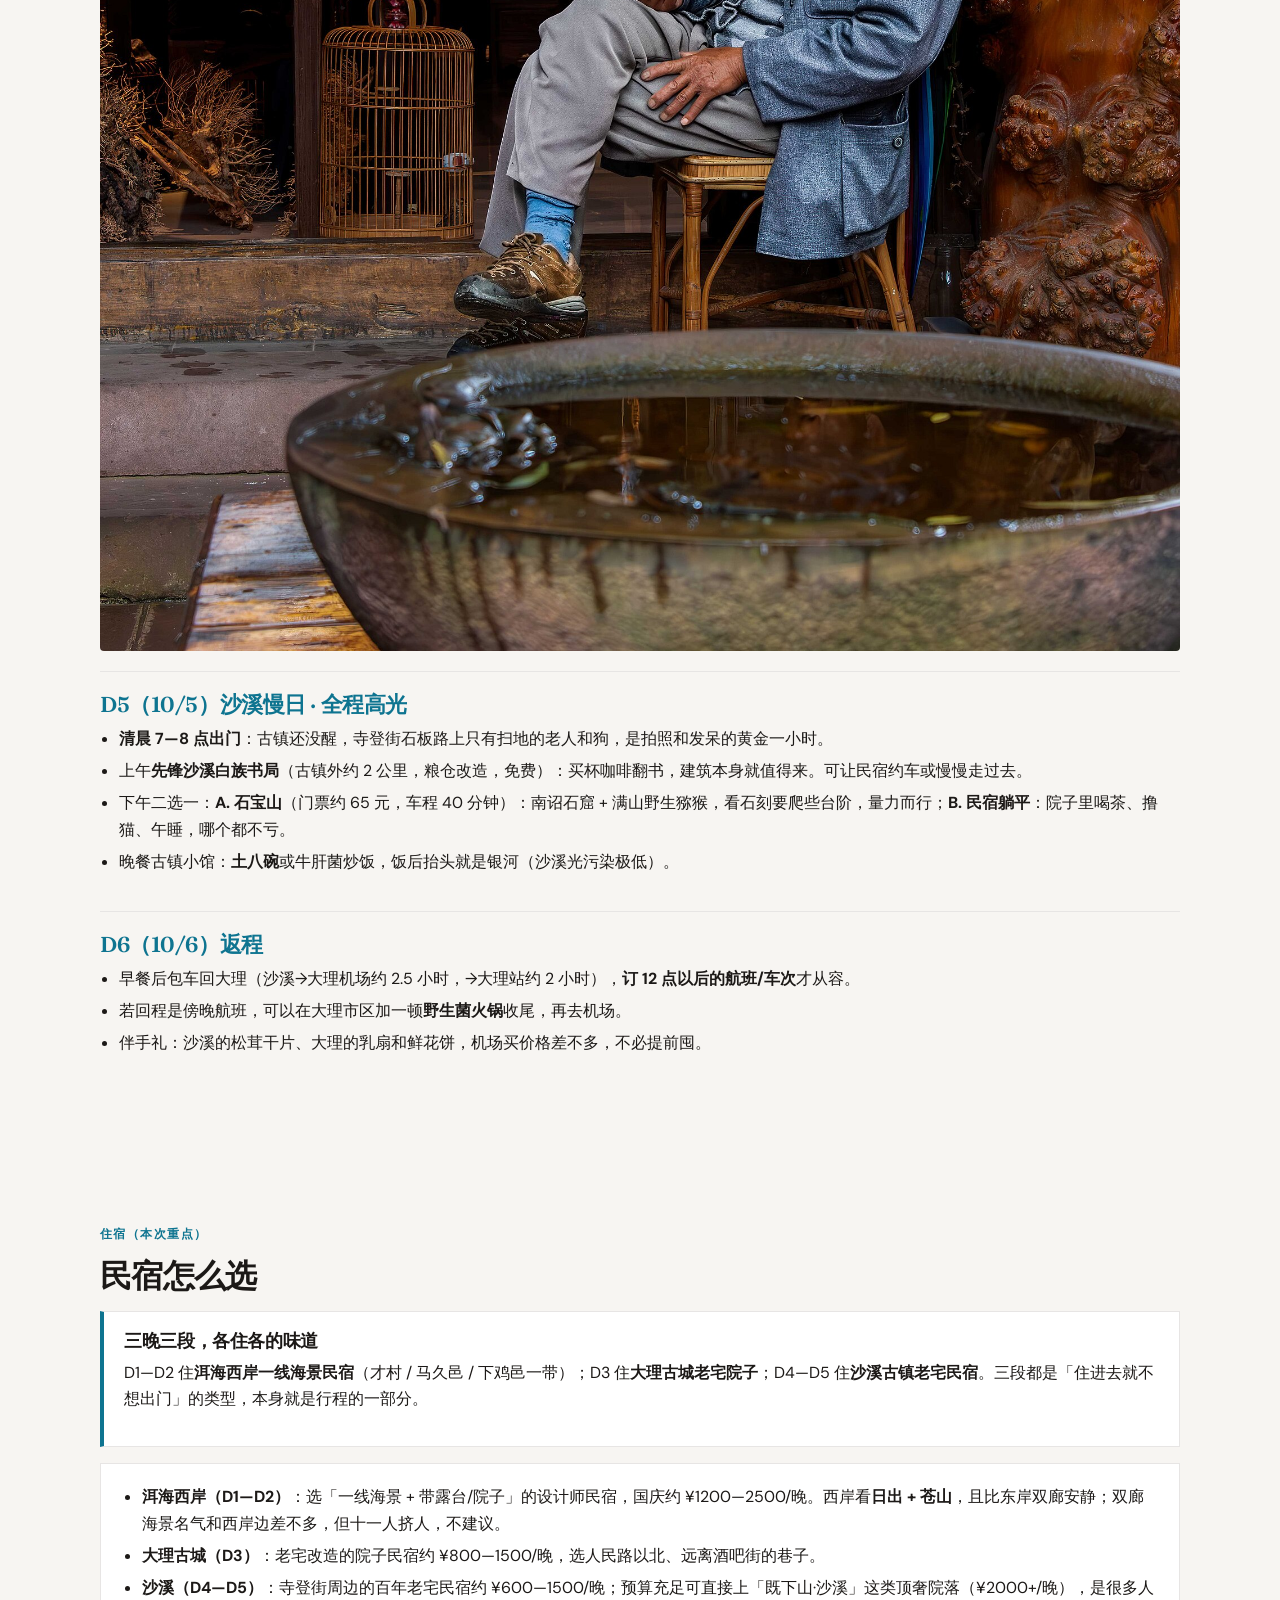
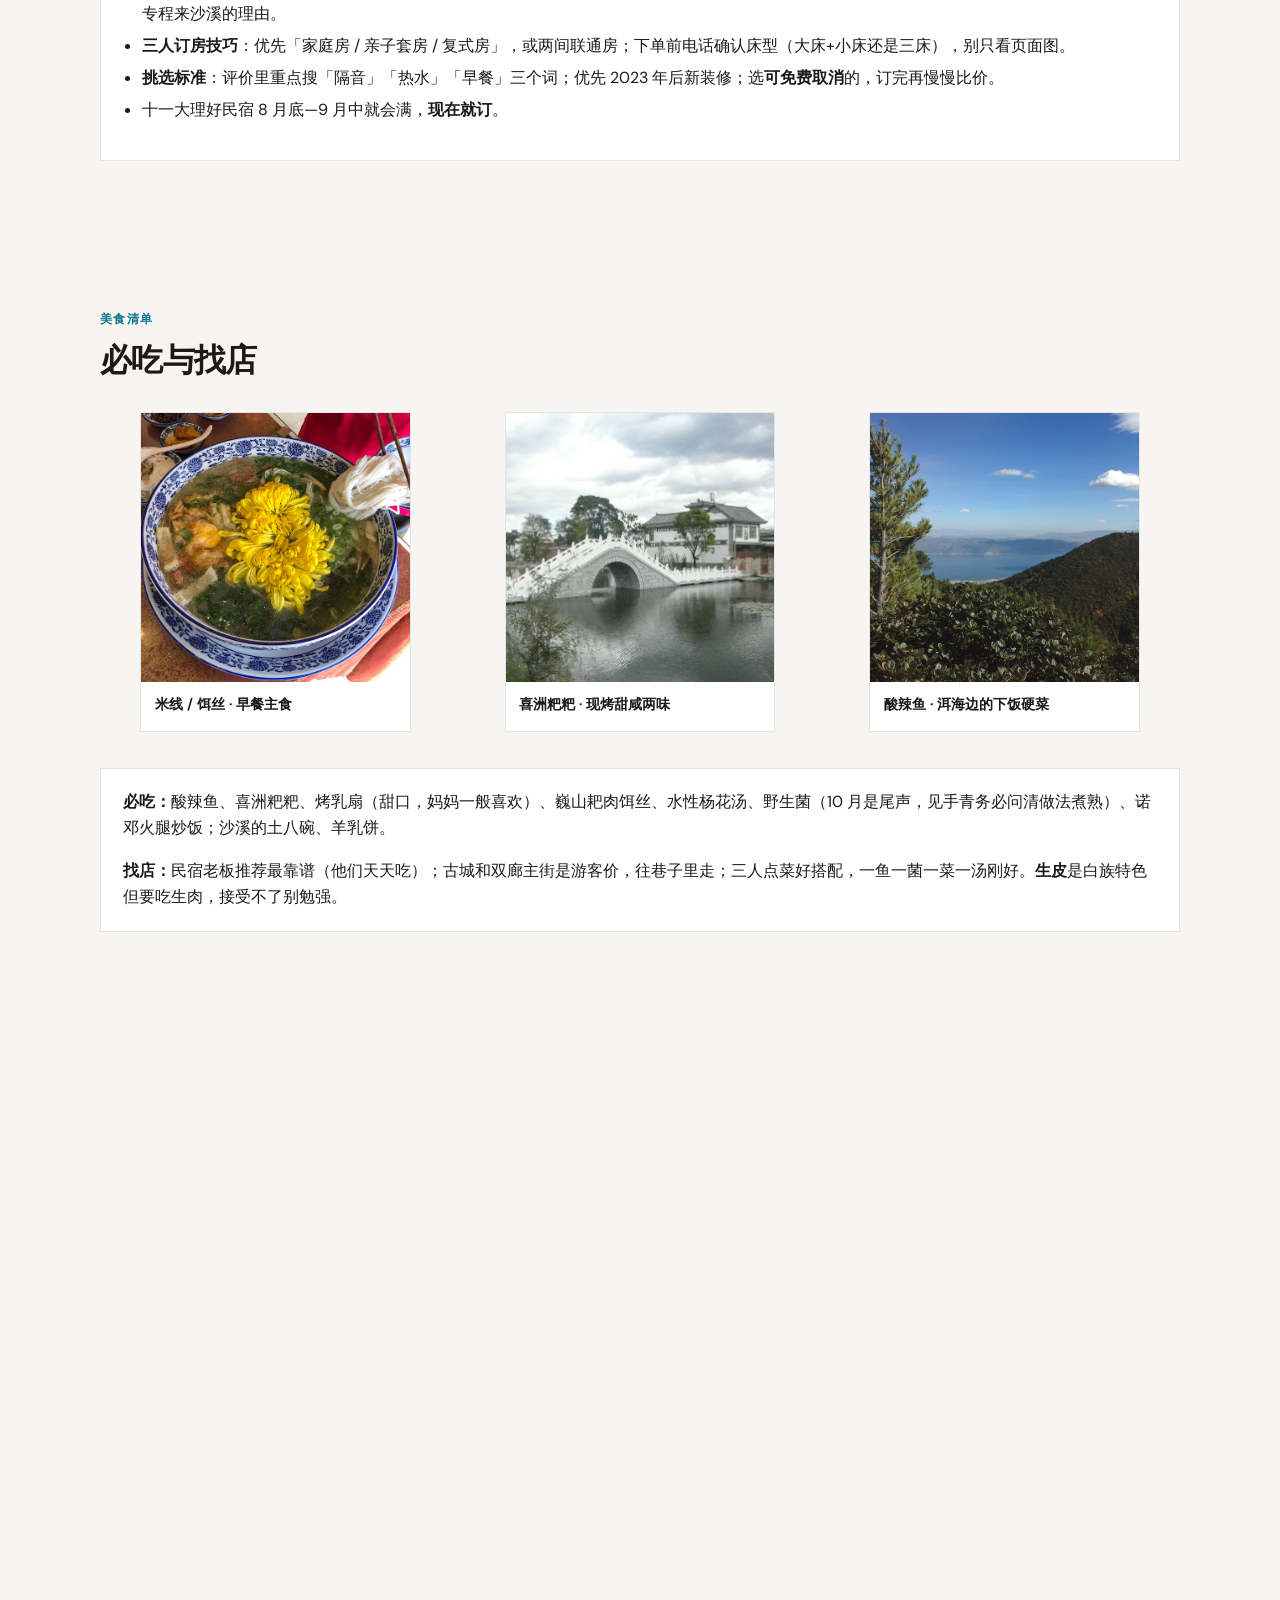
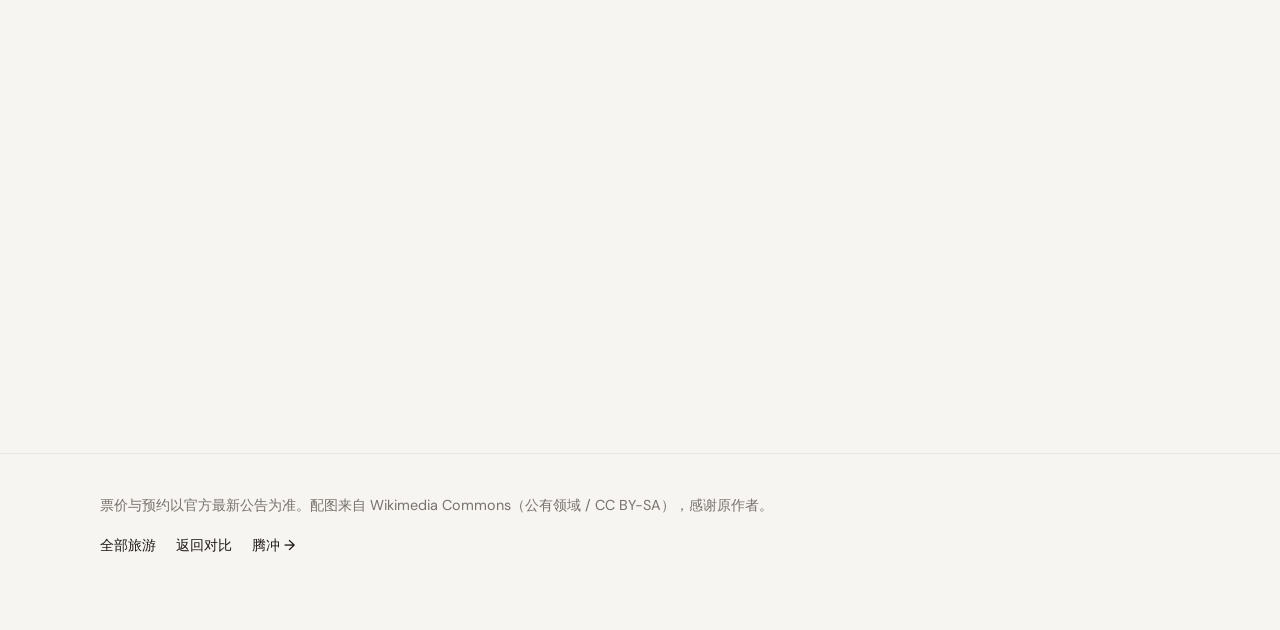
<file: yunnan-dali.html>
<!DOCTYPE html>
<html lang="zh-CN">
<head>
  <meta charset="UTF-8">
  <meta name="viewport" content="width=device-width, initial-scale=1">
  <title>大理+沙溪 · 国庆 6 天 5 晚攻略</title>
  <meta name="description" content="大理+沙溪 6 天 5 晚：洱海民宿、喜洲稻田、沙溪古镇，妈妈+女儿+儿子三人休闲慢游，民宿优先">
  <link rel="preconnect" href="https://fonts.googleapis.com">
  <link rel="preconnect" href="https://fonts.gstatic.com" crossorigin>
  <link href="https://fonts.googleapis.com/css2?family=DM+Sans:ital,opsz,wght@0,9..40,400;0,9..40,500;0,9..40,600;0,9..40,700;1,9..40,400&family=Fraunces:opsz,wght@9..144,500;9..144,600;9..144,700&display=swap" rel="stylesheet">
  <link rel="icon" type="image/svg+xml" href="./favicon.svg">
  <link rel="alternate icon" type="image/png" href="./favicon-180.png">
  <link rel="apple-touch-icon" href="./favicon-180.png">
  <link rel="stylesheet" href="assets/css/main.css">
</head>
<body data-theme="yunnan-dali">
  <header class="site-header">
    <div class="site-header__inner">
      <a class="brand" href="yunnan">云南<span>二选一</span></a>
      <nav class="nav-links" aria-label="导航">
        <a href="./">全部旅游</a>
        <a href="yunnan">返回对比</a>
        <a href="yunnan-dali" class="is-active">大理·沙溪</a>
        <a href="yunnan-tengchong">腾冲</a>
      </nav>
    </div>
  </header>

  <section class="page-hero">
    <div class="page-hero__media">
      <img src="assets/images/yunnan-dali/hero.jpg" alt="洱海与苍山" width="1800" height="1125" fetchpriority="high">
    </div>
    <div class="page-hero__copy">
      <span class="accent-bar" aria-hidden="true"></span>
      <p class="eyebrow">洱海 + 沙溪 · 6 天 5 晚</p>
      <h1 class="display">大理 + 沙溪</h1>
      <p class="lead">妈妈 + 女儿 + 儿子 · 10.1—10.6 · 前三天洱海民宿躺平，后两天沙溪古镇慢游，每天核心项目不超过 2 个</p>
    </div>
  </section>

  <nav class="toc" aria-label="本页目录">
    <div class="toc__inner">
      <a href="#highlights">亮点</a>
      <a href="#transport">交通</a>
      <a href="#itinerary">行程</a>
      <a href="#days">每日</a>
      <a href="#stay">住宿</a>
      <a href="#food">美食</a>
      <a href="#tips">提示</a>
      <a href="#flex">弹性</a>
    </div>
  </nav>

  <main class="container">
    <section class="section" id="highlights">
      <p class="eyebrow reveal">亮点速览</p>
      <h2 class="reveal">洱海躺平 · 古镇收尾</h2>
      <div class="mosaic">
        <article class="mosaic-card reveal">
          <img src="assets/images/yunnan-dali/cangshan.jpg" alt="苍山洱海" loading="lazy" width="800" height="600">
          <div class="mosaic-card__body">
            <h3>洱海民宿（本次重头）</h3>
            <p>住洱海西岸一线海景民宿：睁眼就是苍山洱海，露台早餐、下午喝茶、傍晚栈道看日落。大理的民宿水准是全国天花板，预算给足就不会失望。</p>
          </div>
        </article>
        <article class="mosaic-card reveal">
          <img src="assets/images/yunnan-dali/shaxi.jpg" alt="沙溪古镇" loading="lazy" width="800" height="600">
          <div class="mosaic-card__body">
            <h3>沙溪古镇</h3>
            <p>茶马古道上保存最完整的古集市，寺登街、古戏台、玉津桥。商业化程度低、十一也清净，是本行程「躲人」的核心两晚。</p>
          </div>
        </article>
        <article class="mosaic-card reveal">
          <img src="assets/images/yunnan-dali/xizhou.jpg" alt="喜洲古镇与稻田" loading="lazy" width="800" height="600">
          <div class="mosaic-card__body">
            <h3>喜洲与古城</h3>
            <p>喜洲看白族老宅和金黄稻田、吃现烤喜洲粑粑；大理古城留半天慢逛就够，10 月初秋高气爽，随手拍都是明信片。</p>
          </div>
        </article>
      </div>
    </section>

    <section class="section" id="transport">
      <p class="eyebrow reveal">大交通</p>
      <h2 class="reveal">怎么去大理</h2>
      <div class="panel reveal">
        <ul>
          <li><strong>方案 A（最省心）</strong>：直飞<strong>大理荒草坝机场</strong>。有直飞航线的城市有限，十一票价高、班次少，能刷到就立刻订。</li>
          <li><strong>方案 B（更灵活）</strong>：飞<strong>昆明长水</strong>，转地铁/打车到昆明站或昆明南站，<strong>动车到大理约 2 小时</strong>（二等座约 145—155 元），班次密集。全程门到门约多 3 小时，但航班选择多、便宜不少。</li>
          <li>大理机场/火车站到洱海西岸民宿约 40 分钟—1 小时车程，提前请民宿安排接站（有偿但省心，带妈妈首推）。</li>
          <li><strong>大理 ⇄ 沙溪</strong>：约 120 公里，高速+山路约 2 小时。三人建议<strong>包车</strong>（单程约 300—400 元，民宿可代约），比「班车到剑川再转乡村客运」舒服太多。</li>
          <li>十一机票、动车票都紧张：机票现在就买；昆明→大理动车 10.1 的票约 9.16 开售，定好闹钟。</li>
        </ul>
      </div>
    </section>

    <section class="section" id="itinerary">
      <p class="eyebrow reveal">行程速览</p>
      <h2 class="reveal">六天怎么走</h2>
      <div class="itinerary-desktop reveal">
        <table class="schedule-table">
          <thead>
            <tr><th>日期</th><th>上午</th><th>下午</th><th>晚上</th></tr>
          </thead>
          <tbody>
            <tr><td>D1（10/1）</td><td>飞抵大理，接站到民宿</td><td>民宿休整、露台喝茶</td><td>海边栈道日落 + 民宿晚餐</td></tr>
            <tr><td>D2（10/2）</td><td>喜洲古镇（老宅+粑粑）</td><td>海舌公园 / 稻田咖啡</td><td>回民宿，洱海边散步</td></tr>
            <tr><td>D3（10/3）</td><td>苍山感通索道 + 寂照庵</td><td>大理古城慢逛</td><td>住古城老宅院子</td></tr>
            <tr><td>D4（10/4）</td><td>睡到自然醒，包车去沙溪</td><td>寺登街 + 古戏台</td><td>玉津桥日落，住沙溪</td></tr>
            <tr><td>D5（10/5）</td><td>清晨无人古镇 + 先锋书局</td><td>石宝山半日 或 民宿躺平</td><td>古镇小馆晚餐，看星空</td></tr>
            <tr><td>D6（10/6）</td><td>沙溪→大理机场/车站</td><td>返程</td><td>—</td></tr>
          </tbody>
        </table>
      </div>
      <div class="itinerary-mobile">
        <article class="day-card reveal"><div class="day-card__date">D1 · 10/1</div><dl><dt>上午</dt><dd>飞抵大理，接站到民宿</dd><dt>下午</dt><dd>民宿休整、露台喝茶</dd><dt>晚上</dt><dd>海边栈道日落 + 民宿晚餐</dd></dl></article>
        <article class="day-card reveal"><div class="day-card__date">D2 · 10/2</div><dl><dt>上午</dt><dd>喜洲古镇</dd><dt>下午</dt><dd>海舌公园 / 稻田咖啡</dd><dt>晚上</dt><dd>回民宿，洱海边散步</dd></dl></article>
        <article class="day-card reveal"><div class="day-card__date">D3 · 10/3</div><dl><dt>上午</dt><dd>苍山感通索道 + 寂照庵</dd><dt>下午</dt><dd>大理古城慢逛</dd><dt>晚上</dt><dd>住古城老宅院子</dd></dl></article>
        <article class="day-card reveal"><div class="day-card__date">D4 · 10/4</div><dl><dt>上午</dt><dd>包车去沙溪</dd><dt>下午</dt><dd>寺登街 + 古戏台</dd><dt>晚上</dt><dd>玉津桥日落</dd></dl></article>
        <article class="day-card reveal"><div class="day-card__date">D5 · 10/5</div><dl><dt>上午</dt><dd>清晨古镇 + 先锋书局</dd><dt>下午</dt><dd>石宝山 或 民宿躺平</dd><dt>晚上</dt><dd>古镇晚餐，看星空</dd></dl></article>
        <article class="day-card reveal"><div class="day-card__date">D6 · 10/6</div><dl><dt>上午</dt><dd>沙溪→大理机场/车站</dd><dt>下午</dt><dd>返程</dd></dl></article>
      </div>
    </section>

    <section class="section" id="days">
      <p class="eyebrow reveal">每日详细安排</p>
      <h2 class="reveal">一天天怎么玩</h2>

      <article class="day-block reveal">
        <h3>D1（10/1）抵达日 · 只管躺下</h3>
        <ul>
          <li>飞抵大理（或昆明转动车到大理），民宿安排的接站直接送到洱海边。</li>
          <li>下午不安排任何景点：民宿露台喝茶、补觉、妈妈在院子里晒太阳，把赶路模式关掉。</li>
          <li>傍晚走<strong>洱海生态廊道</strong>（海西栈道，免费）看日落，苍山剪影 + 湖面金光，第一天就把期待值拉满。</li>
          <li>晚餐就在民宿或附近白族小馆：酸辣鱼、炒见手青（菌子尾声，问清做法）、水性杨花汤。</li>
        </ul>
      </article>

      <article class="day-block reveal">
        <h3>D2（10/2）喜洲 · 稻田与老宅</h3>
        <ul>
          <li>上午打车/包车去<strong>喜洲古镇</strong>（海西约 30—40 分钟）。古镇免费，看白族民居「三坊一照壁」，<strong>严家大院</strong>值得进（门票约 50 元）。</li>
          <li>现烤<strong>喜洲粑粑</strong>当早午餐（甜咸各一），再逛逛转角楼、老街。</li>
          <li>下午<strong>海舌生态公园</strong>（免费，旺季建议公众号预约）：洱海伸出来的一条绿舌头，人少树多，适合全家慢走。</li>
          <li>体力一般的话海舌可省略，直接找家<strong>稻田边咖啡馆</strong>坐一下午——10 月初稻子正金黄，是喜洲最好看的时候。</li>
          <li>回民宿晚餐。今天步数可控在 8000 以内。</li>
        </ul>
        <img src="assets/images/yunnan-dali/xizhou.jpg" alt="喜洲古镇" loading="lazy" width="1200" height="800" style="border-radius:var(--radius);margin-top:0.75rem">
      </article>

      <article class="day-block reveal">
        <h3>D3（10/3）苍山半日 + 古城慢逛</h3>
        <ul>
          <li>上午<strong>苍山感通索道</strong>（往返约 100 元/人，含进山费以官方为准）：索道上去走<strong>玉带云游路</strong>一小段，平路好走、俯瞰洱海全景。早点去，9 点前到基本不排队。</li>
          <li>顺路<strong>寂照庵</strong>（感通寺旁，免费）：多肉种满院子的小庵，斋饭约 20—30 元/人，11 点前到才吃得上，妈妈辈普遍很喜欢这里。</li>
          <li>妈妈如果不想上山：上午直接改民宿躺平，午后古城汇合，完全不影响行程。</li>
          <li>下午逛<strong>大理古城</strong>（免费）：人民路、洋人街，走累了就找院子喝茶。床单厂艺术区可顺路看看。</li>
          <li>今晚换住<strong>古城内老宅院子民宿</strong>，方便夜游；古城酒吧街吵，住宿选靠北的巷子更安静。</li>
        </ul>
        <img src="assets/images/yunnan-dali/oldtown.jpg" alt="大理古城北门" loading="lazy" width="1200" height="800" style="border-radius:var(--radius);margin-top:0.75rem">
      </article>

      <article class="day-block reveal">
        <h3>D4（10/4）转场沙溪 · 茶马古道</h3>
        <ul>
          <li>睡到自然醒，古城吃个<strong>巍山耙肉饵丝</strong>当早午餐，10 点半包车出发去沙溪（约 2 小时）。</li>
          <li>下午到<strong>沙溪古镇</strong>（免费）：寺登街、<strong>古戏台</strong>、兴教寺（明代壁画，门票以官方为准），整个镇子不大，两小时能细细走完。</li>
          <li>傍晚过<strong>玉津桥</strong>看日落：黑惠江、稻田、远山，桥上本地老人下棋聊天，是全程最「值回票价」的画面。</li>
          <li>住古镇内老宅民宿。沙溪夜晚极安静，只有虫鸣。</li>
        </ul>
        <img src="assets/images/yunnan/shaxi-card.jpg" alt="沙溪古镇老人与老店" loading="lazy" width="1200" height="800" style="border-radius:var(--radius);margin-top:0.75rem">
      </article>

      <article class="day-block reveal">
        <h3>D5（10/5）沙溪慢日 · 全程高光</h3>
        <ul>
          <li><strong>清晨 7—8 点出门</strong>：古镇还没醒，寺登街石板路上只有扫地的老人和狗，是拍照和发呆的黄金一小时。</li>
          <li>上午<strong>先锋沙溪白族书局</strong>（古镇外约 2 公里，粮仓改造，免费）：买杯咖啡翻书，建筑本身就值得来。可让民宿约车或慢慢走过去。</li>
          <li>下午二选一：<strong>A. 石宝山</strong>（门票约 65 元，车程 40 分钟）：南诏石窟 + 满山野生猕猴，看石刻要爬些台阶，量力而行；<strong>B. 民宿躺平</strong>：院子里喝茶、撸猫、午睡，哪个都不亏。</li>
          <li>晚餐古镇小馆：<strong>土八碗</strong>或牛肝菌炒饭，饭后抬头就是银河（沙溪光污染极低）。</li>
        </ul>
      </article>

      <article class="day-block reveal">
        <h3>D6（10/6）返程</h3>
        <ul>
          <li>早餐后包车回大理（沙溪→大理机场约 2.5 小时，→大理站约 2 小时），<strong>订 12 点以后的航班/车次</strong>才从容。</li>
          <li>若回程是傍晚航班，可以在大理市区加一顿<strong>野生菌火锅</strong>收尾，再去机场。</li>
          <li>伴手礼：沙溪的松茸干片、大理的乳扇和鲜花饼，机场买价格差不多，不必提前囤。</li>
        </ul>
      </article>
    </section>

    <section class="section" id="stay">
      <p class="eyebrow reveal">住宿（本次重点）</p>
      <h2 class="reveal">民宿怎么选</h2>
      <div class="callout reveal">
        <h3>三晚三段，各住各的味道</h3>
        <p>D1—D2 住<strong>洱海西岸一线海景民宿</strong>（才村 / 马久邑 / 下鸡邑一带）；D3 住<strong>大理古城老宅院子</strong>；D4—D5 住<strong>沙溪古镇老宅民宿</strong>。三段都是「住进去就不想出门」的类型，本身就是行程的一部分。</p>
      </div>
      <div class="panel reveal">
        <ul>
          <li><strong>洱海西岸（D1—D2）</strong>：选「一线海景 + 带露台/院子」的设计师民宿，国庆约 ¥1200—2500/晚。西岸看<strong>日出 + 苍山</strong>，且比东岸双廊安静；双廊海景名气和西岸边差不多，但十一人挤人，不建议。</li>
          <li><strong>大理古城（D3）</strong>：老宅改造的院子民宿约 ¥800—1500/晚，选人民路以北、远离酒吧街的巷子。</li>
          <li><strong>沙溪（D4—D5）</strong>：寺登街周边的百年老宅民宿约 ¥600—1500/晚；预算充足可直接上「既下山·沙溪」这类顶奢院落（¥2000+/晚），是很多人专程来沙溪的理由。</li>
          <li><strong>三人订房技巧</strong>：优先「家庭房 / 亲子套房 / 复式房」，或两间联通房；下单前电话确认床型（大床+小床还是三床），别只看页面图。</li>
          <li><strong>挑选标准</strong>：评价里重点搜「隔音」「热水」「早餐」三个词；优先 2023 年后新装修；选<strong>可免费取消</strong>的，订完再慢慢比价。</li>
          <li>十一大理好民宿 8 月底—9 月中就会满，<strong>现在就订</strong>。</li>
        </ul>
      </div>
    </section>

    <section class="section" id="food">
      <p class="eyebrow reveal">美食清单</p>
      <h2 class="reveal">必吃与找店</h2>
      <div class="food-grid reveal">
        <figure class="food-card"><img src="assets/images/yunnan/food-noodles.jpg" alt="云南米线" loading="lazy"><figcaption>米线 / 饵丝 · 早餐主食</figcaption></figure>
        <figure class="food-card"><img src="assets/images/yunnan-dali/xizhou.jpg" alt="喜洲" loading="lazy"><figcaption>喜洲粑粑 · 现烤甜咸两味</figcaption></figure>
        <figure class="food-card"><img src="assets/images/yunnan-dali/cangshan.jpg" alt="苍山洱海" loading="lazy"><figcaption>酸辣鱼 · 洱海边的下饭硬菜</figcaption></figure>
      </div>
      <div class="panel reveal" style="margin-top:1.25rem">
        <p><strong>必吃：</strong>酸辣鱼、喜洲粑粑、烤乳扇（甜口，妈妈一般喜欢）、巍山耙肉饵丝、水性杨花汤、野生菌（10 月是尾声，见手青务必问清做法煮熟）、诺邓火腿炒饭；沙溪的土八碗、羊乳饼。</p>
        <p style="margin-bottom:0"><strong>找店：</strong>民宿老板推荐最靠谱（他们天天吃）；古城和双廊主街是游客价，往巷子里走；三人点菜好搭配，一鱼一菌一菜一汤刚好。<strong>生皮</strong>是白族特色但要吃生肉，接受不了别勉强。</p>
      </div>
    </section>

    <section class="section" id="tips">
      <p class="eyebrow reveal">国庆特别提示</p>
      <h2 class="reveal">人流 · 天气 · 高原</h2>
      <div class="callout reveal">
        <h3>躲人要点</h3>
        <p>大理古城、双廊、喜洲稻田是十一人流前三：古城只留 D3 半天 + 一晚（清晨和深夜的古城才是它本来的样子），双廊整段跳过，喜洲赶早 9 点前到。苍山索道 9 点前到基本不排队。沙溪全程人少，放心慢。</p>
      </div>
      <div class="panel reveal">
        <ul>
          <li><strong>天气穿衣：</strong>10 月初大理白天 18—24℃、早晚 8—12℃，「洋葱式」穿法：短袖 + 薄外套 + 一件防风。紫外线极强，全家防晒霜 + 帽子 + 墨镜；偶有阵雨，带折叠伞。</li>
          <li><strong>高原：</strong>大理海拔约 2000 米，绝大多数人没感觉；第一天别洗澡太久、别跑跳，多喝水。妈妈如有慢性病备常用药。</li>
          <li><strong>预约：</strong>苍山索道、洗马潭大索道均可官方小程序购票；海舌公园旺季限流建议公众号预约；兴教寺/严家大院现场买票即可。</li>
          <li><strong>用车：</strong>海西各点和沙溪之间打车/包车最实际，十一包车司机紧张，提前 1—2 周通过民宿约。</li>
        </ul>
      </div>
    </section>

    <section class="section" id="flex">
      <p class="eyebrow reveal">弹性备选</p>
      <h2 class="reveal">下雨 / 累了 / 可换</h2>
      <div class="panel reveal">
        <ul>
          <li><strong>下雨：</strong>苍山改室内：周城<strong>璞真扎染</strong>体验（白族扎染，全家都能玩）、床单厂艺术区、民宿围炉喝茶。沙溪小雨不影响，石板路配雨更有味道。</li>
          <li><strong>累了：</strong>D2 砍海舌公园；D3 砍苍山只逛古城；D5 石宝山不去，全天沙溪躺平——这行程砍一半项目依然成立。</li>
          <li><strong>想加码：</strong>体力好可把 D5 换成<strong>诺邓古村</strong>（火腿之乡，深山千年白族村，车程 2 小时，当天往返较赶）；或 D2 加<strong>周城扎染</strong>。</li>
          <li><strong>带妈妈专备：</strong>每天 13—15 点固定留午休窗口；民宿都选有电梯或一楼的房；行程里没有任何「必须早起」的项目（苍山那是可选的）。</li>
        </ul>
      </div>
    </section>
  </main>

  <footer class="site-footer">
    <div class="container">
      <p>票价与预约以官方最新公告为准。配图来自 Wikimedia Commons（公有领域 / CC BY-SA），感谢原作者。</p>
      <div class="site-footer__links">
        <a href="./">全部旅游</a>
        <a href="yunnan">返回对比</a>
        <a href="yunnan-tengchong">腾冲 →</a>
      </div>
    </div>
  </footer>
  <script src="assets/js/main.js"></script>
</body>
</html>
</file>
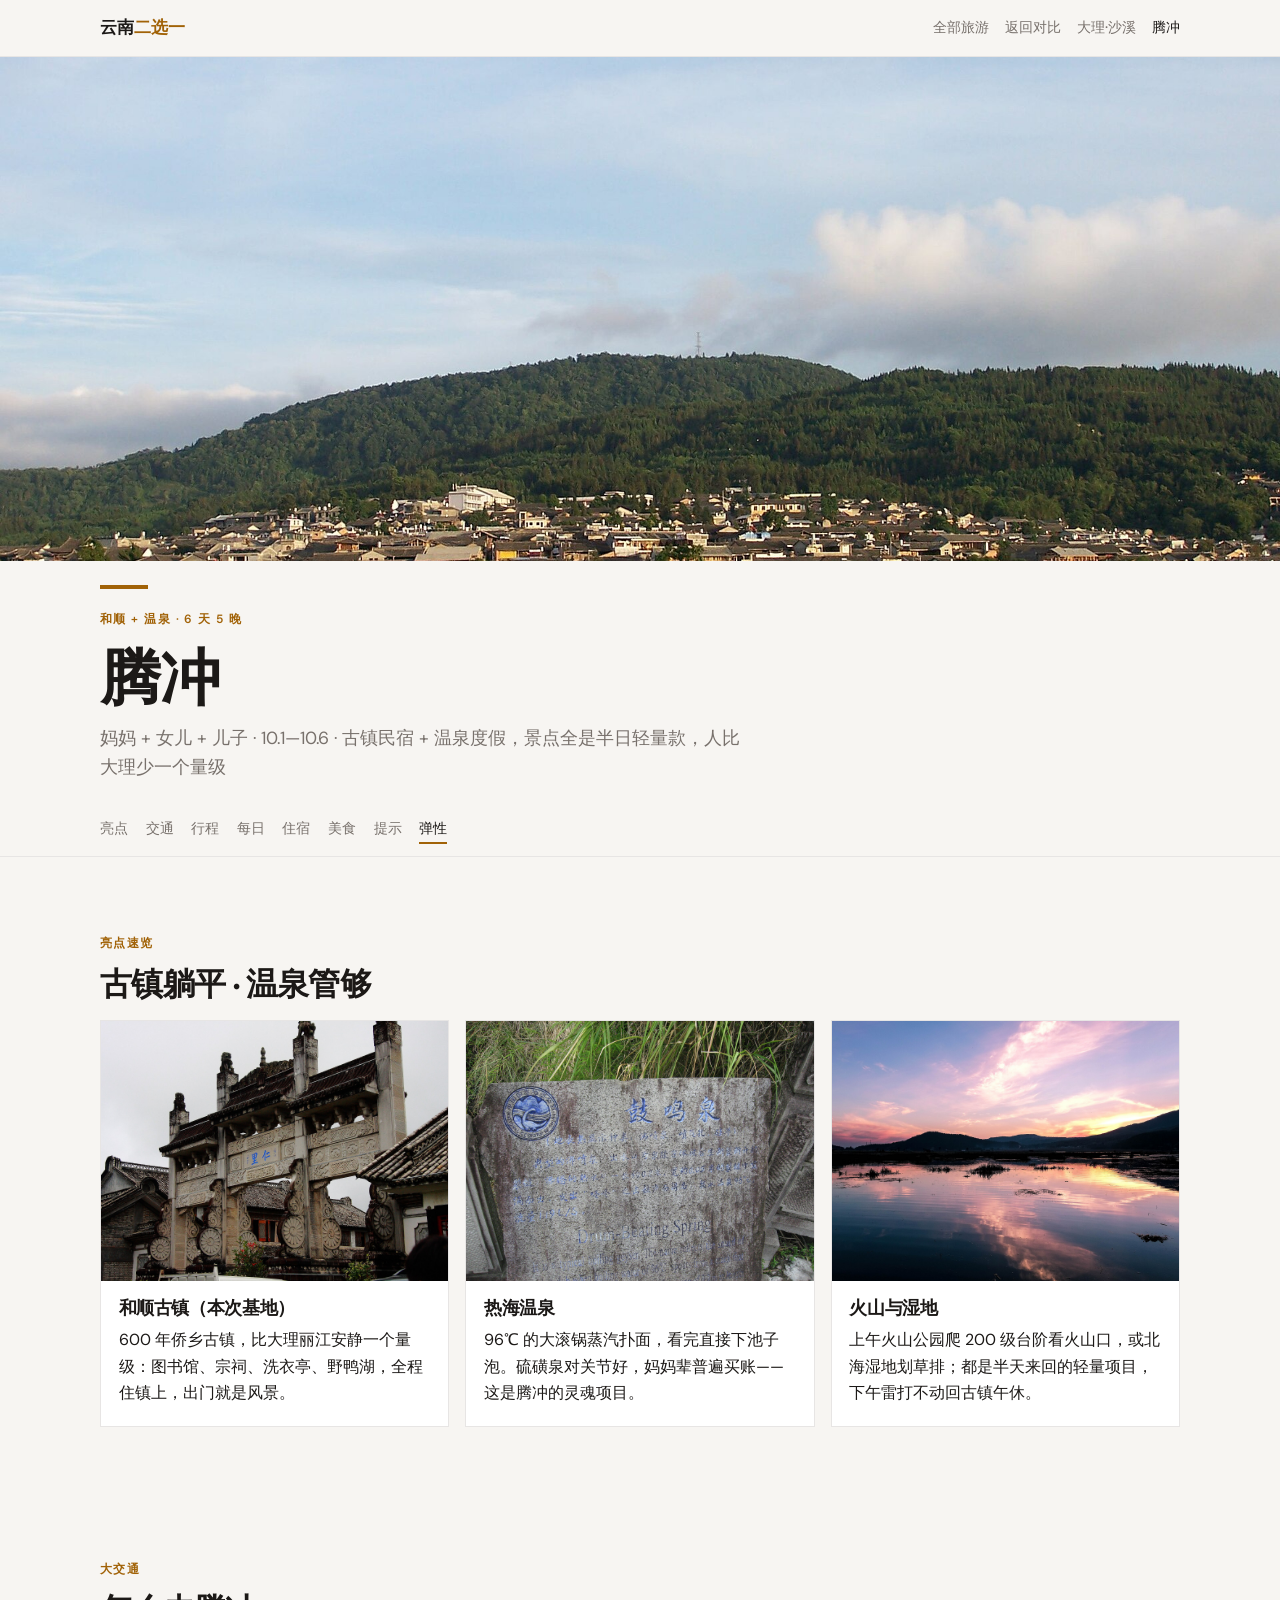
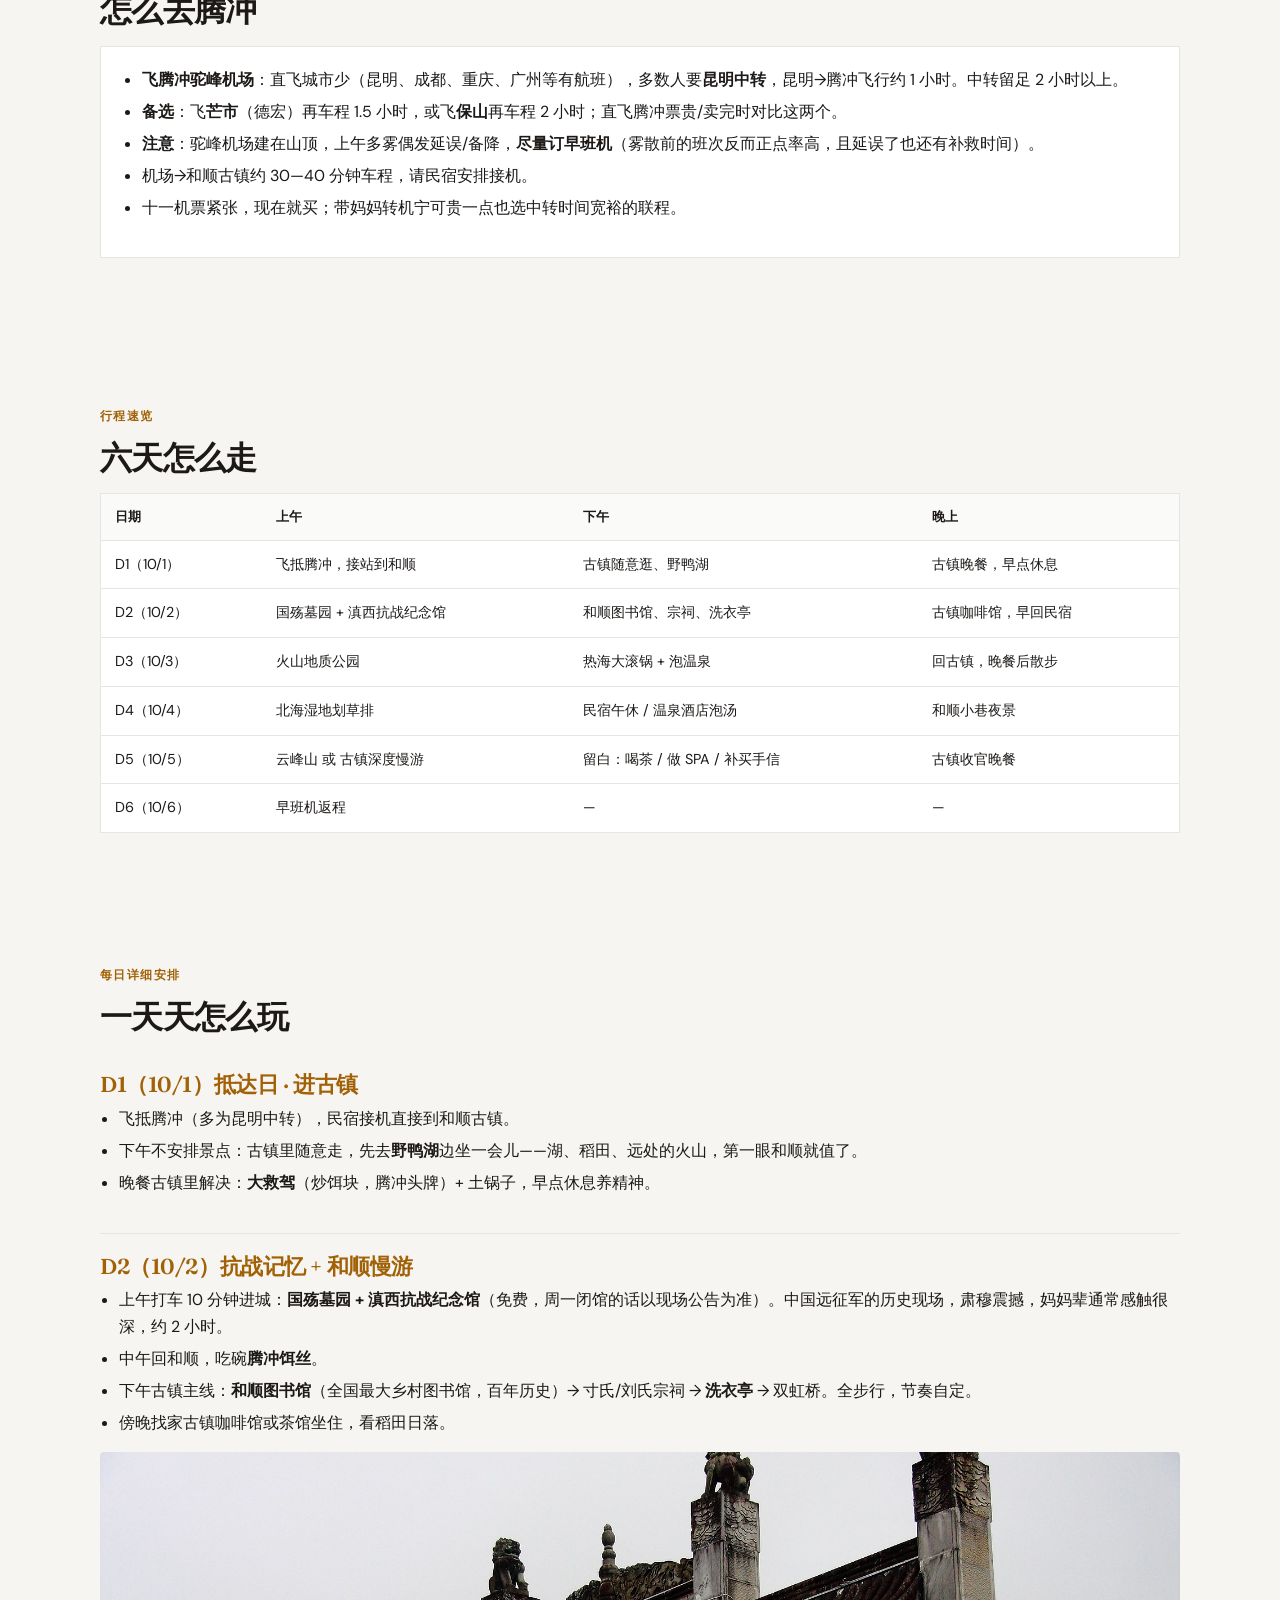
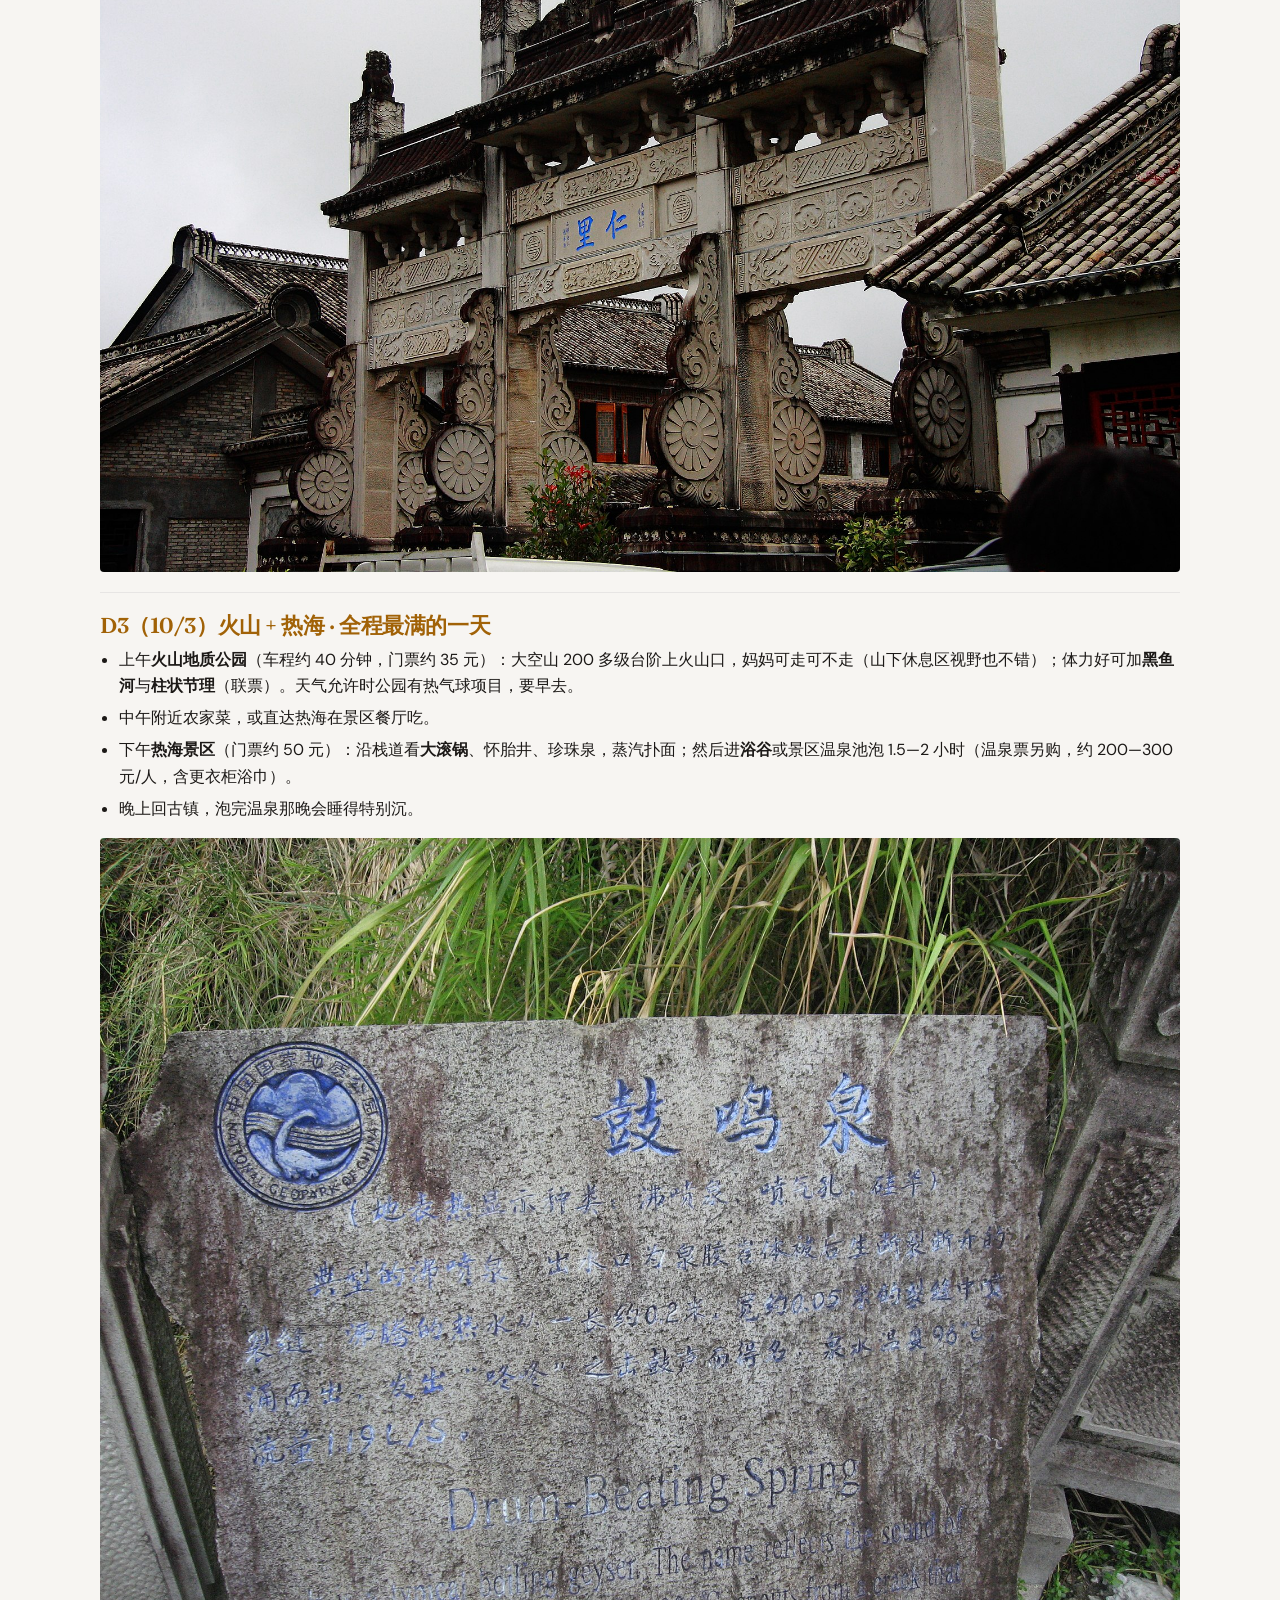
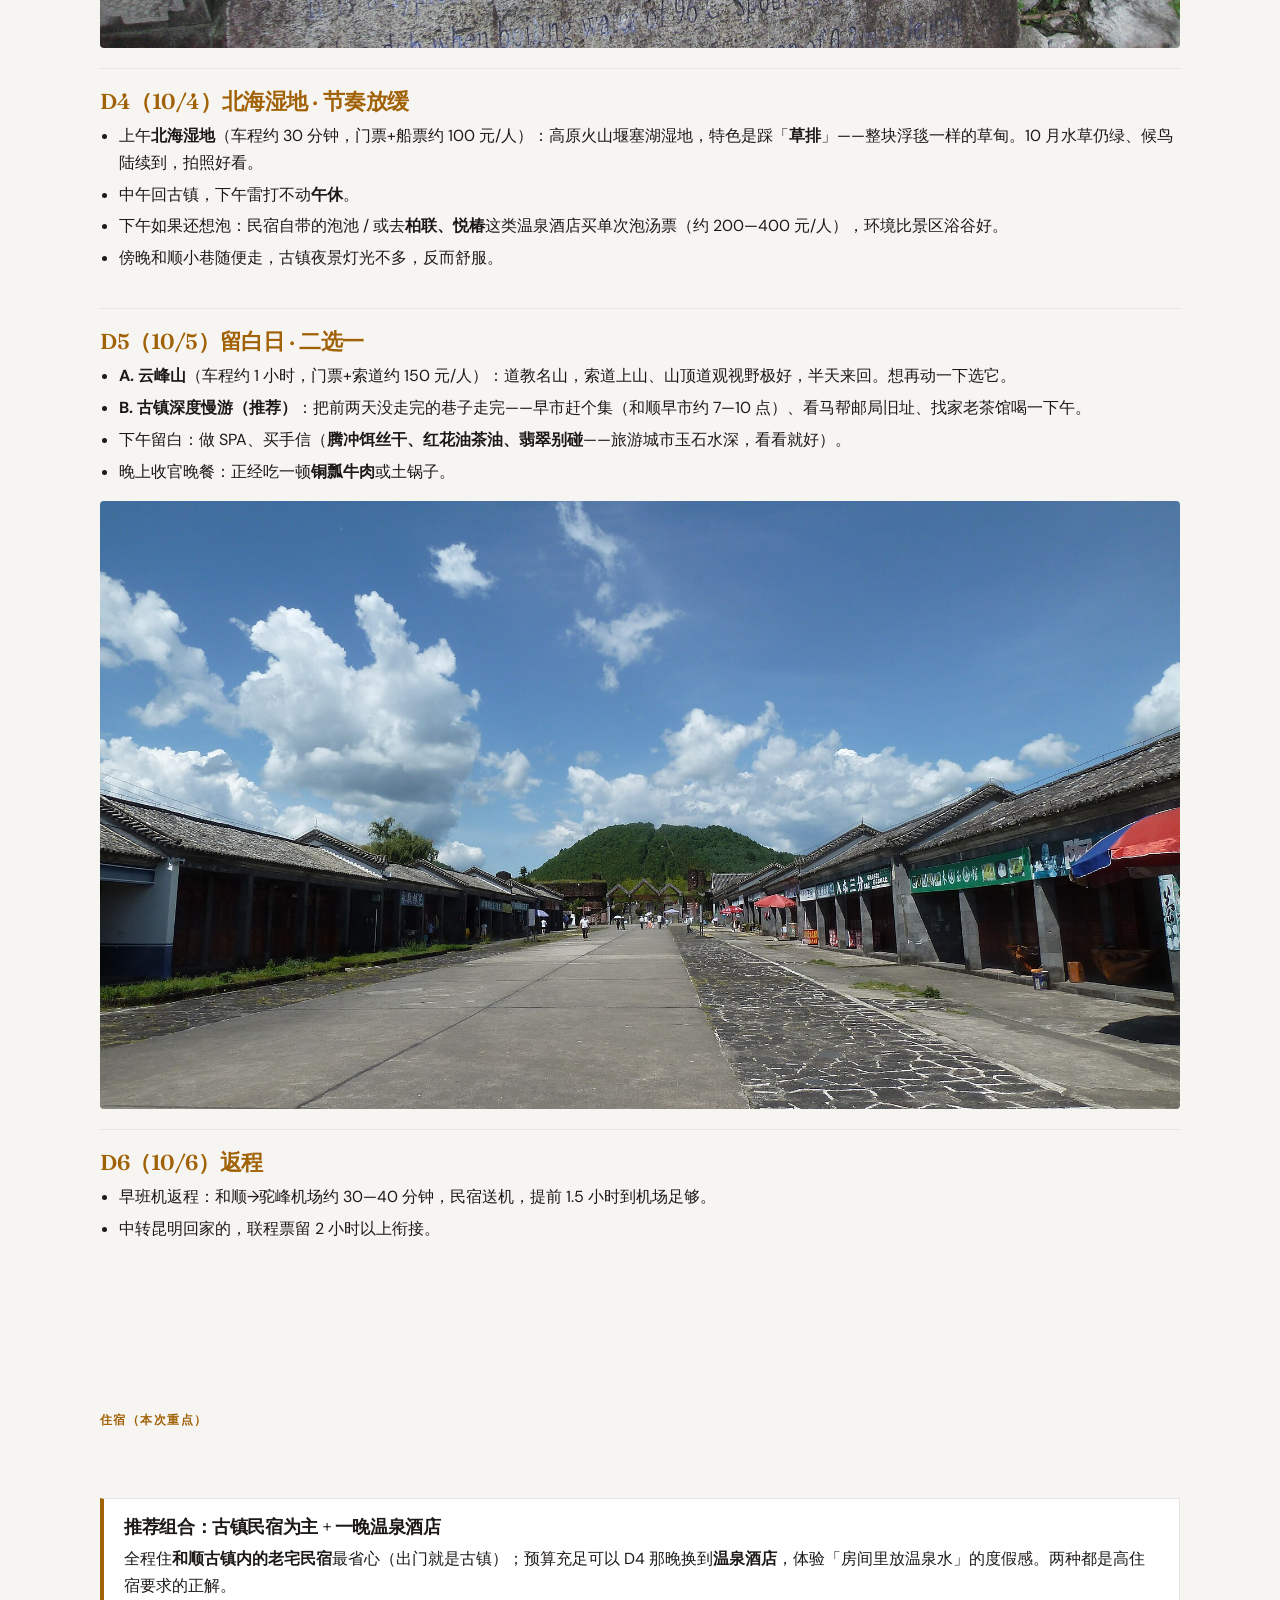
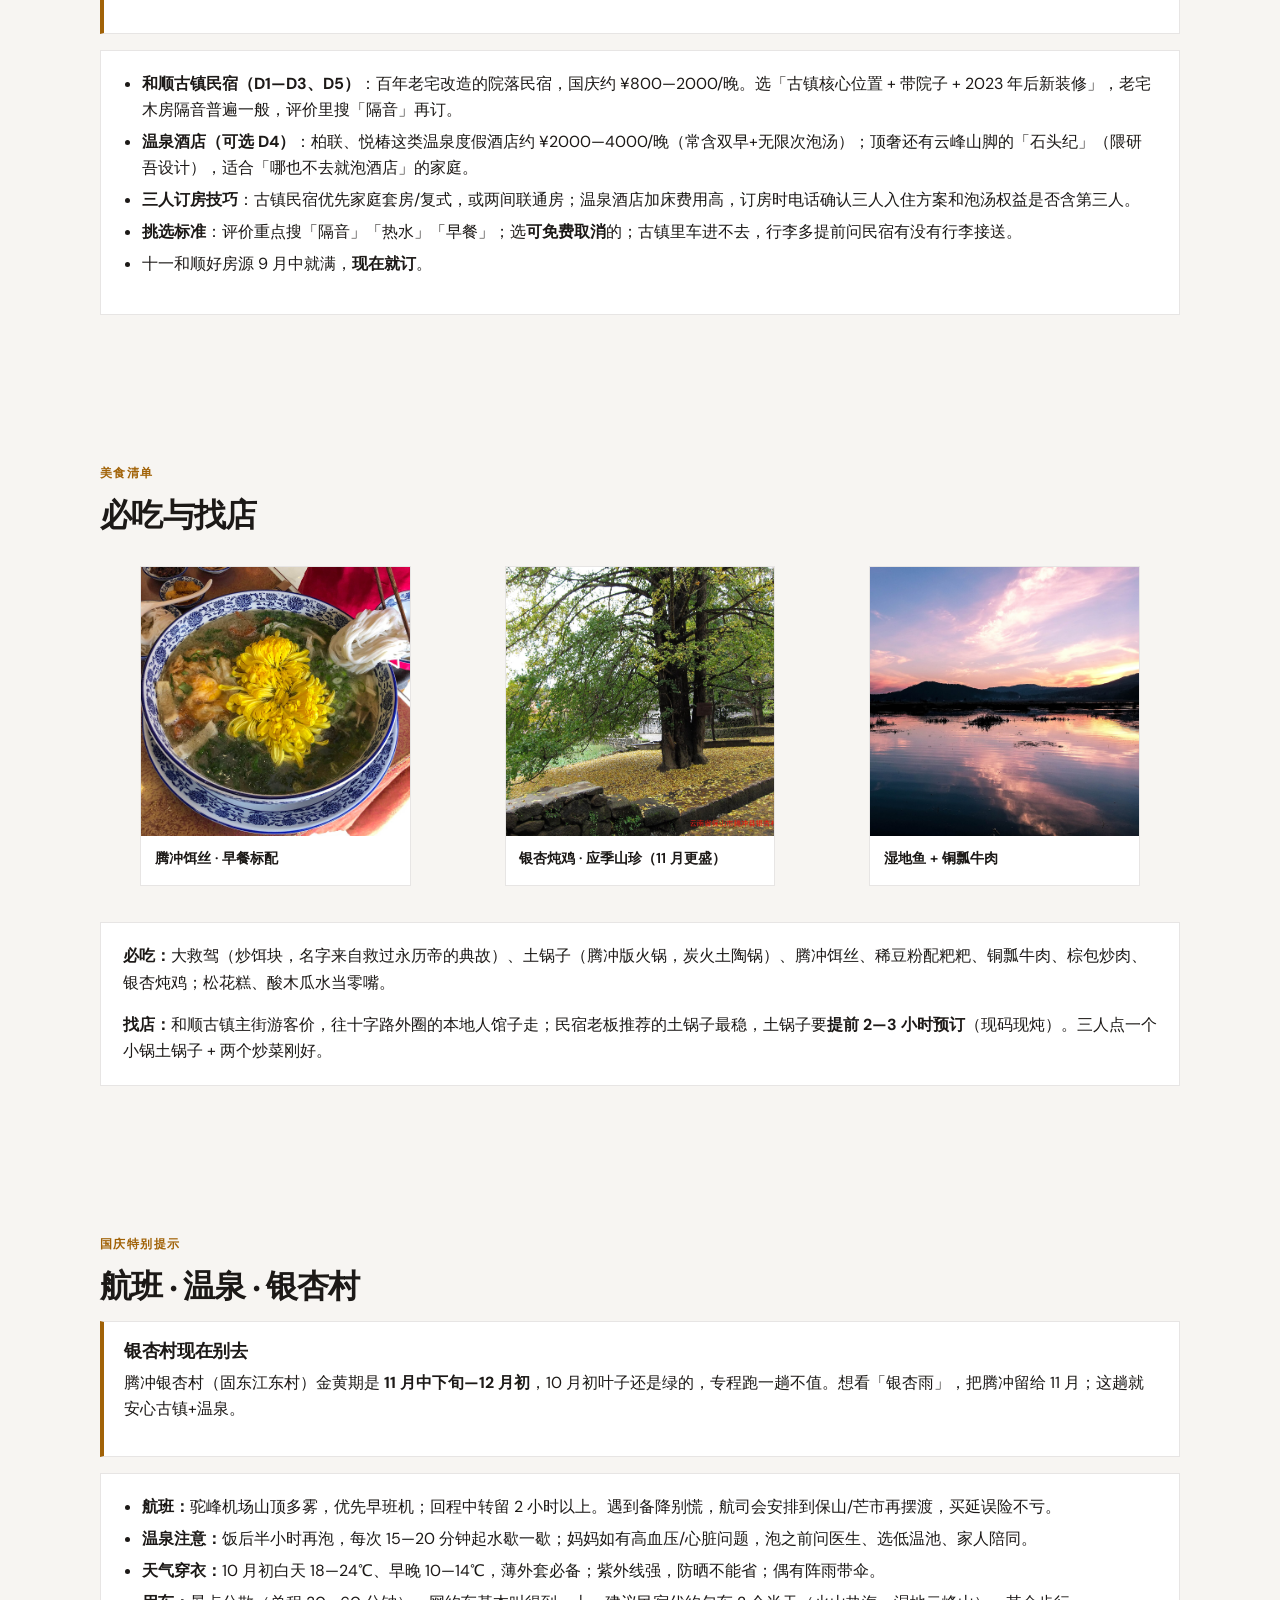
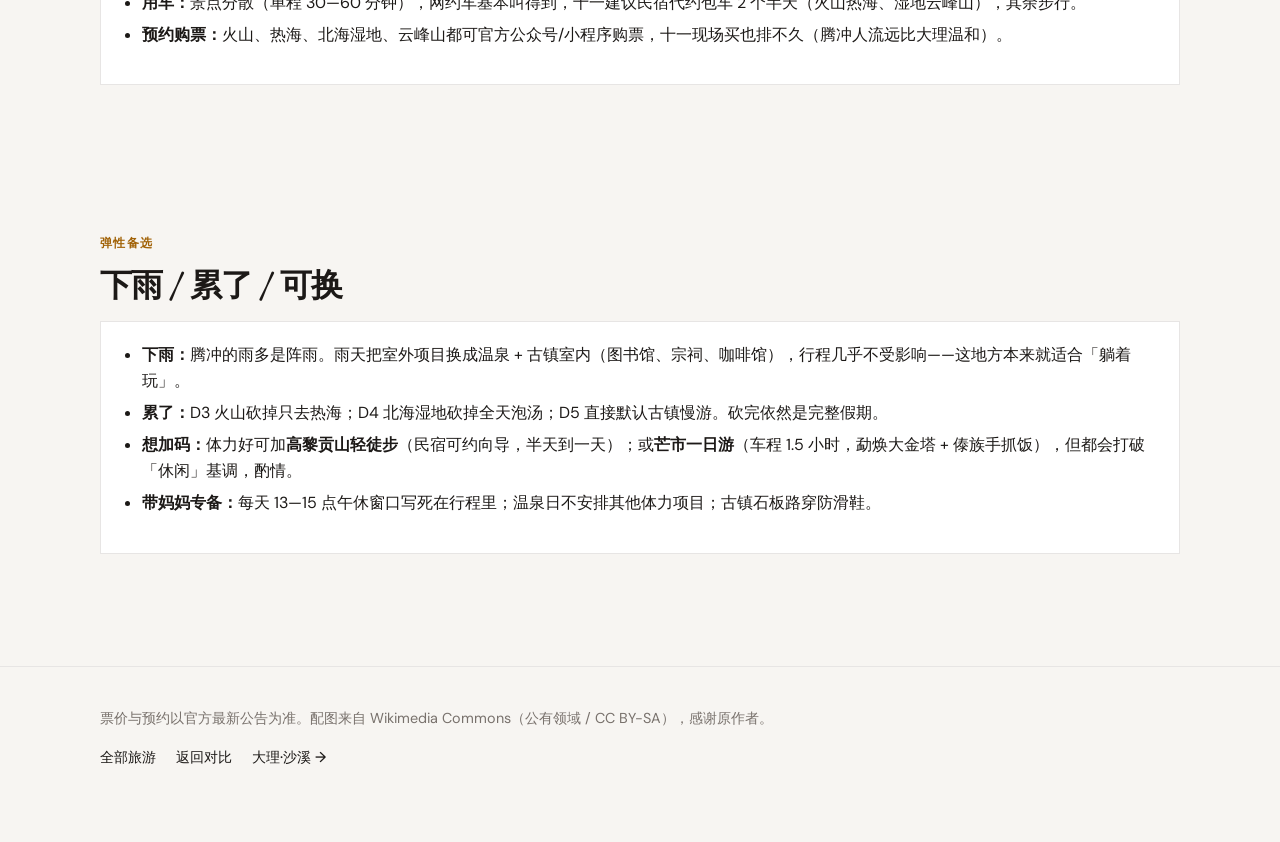
<file: yunnan-tengchong.html>
<!DOCTYPE html>
<html lang="zh-CN">
<head>
  <meta charset="UTF-8">
  <meta name="viewport" content="width=device-width, initial-scale=1">
  <title>腾冲 · 国庆 6 天 5 晚攻略</title>
  <meta name="description" content="腾冲 6 天 5 晚：和顺古镇、热海温泉、火山湿地，妈妈+女儿+儿子三人休闲慢游，民宿与温泉酒店优先">
  <link rel="preconnect" href="https://fonts.googleapis.com">
  <link rel="preconnect" href="https://fonts.gstatic.com" crossorigin>
  <link href="https://fonts.googleapis.com/css2?family=DM+Sans:ital,opsz,wght@0,9..40,400;0,9..40,500;0,9..40,600;0,9..40,700;1,9..40,400&family=Fraunces:opsz,wght@9..144,500;9..144,600;9..144,700&display=swap" rel="stylesheet">
  <link rel="icon" type="image/svg+xml" href="./favicon.svg">
  <link rel="alternate icon" type="image/png" href="./favicon-180.png">
  <link rel="apple-touch-icon" href="./favicon-180.png">
  <link rel="stylesheet" href="assets/css/main.css">
</head>
<body data-theme="yunnan-tengchong">
  <header class="site-header">
    <div class="site-header__inner">
      <a class="brand" href="yunnan">云南<span>二选一</span></a>
      <nav class="nav-links" aria-label="导航">
        <a href="./">全部旅游</a>
        <a href="yunnan">返回对比</a>
        <a href="yunnan-dali">大理·沙溪</a>
        <a href="yunnan-tengchong" class="is-active">腾冲</a>
      </nav>
    </div>
  </header>

  <section class="page-hero">
    <div class="page-hero__media">
      <img src="assets/images/yunnan-tengchong/hero.jpg" alt="和顺古镇与稻田" width="1800" height="1125" fetchpriority="high">
    </div>
    <div class="page-hero__copy">
      <span class="accent-bar" aria-hidden="true"></span>
      <p class="eyebrow">和顺 + 温泉 · 6 天 5 晚</p>
      <h1 class="display">腾冲</h1>
      <p class="lead">妈妈 + 女儿 + 儿子 · 10.1—10.6 · 古镇民宿 + 温泉度假，景点全是半日轻量款，人比大理少一个量级</p>
    </div>
  </section>

  <nav class="toc" aria-label="本页目录">
    <div class="toc__inner">
      <a href="#highlights">亮点</a>
      <a href="#transport">交通</a>
      <a href="#itinerary">行程</a>
      <a href="#days">每日</a>
      <a href="#stay">住宿</a>
      <a href="#food">美食</a>
      <a href="#tips">提示</a>
      <a href="#flex">弹性</a>
    </div>
  </nav>

  <main class="container">
    <section class="section" id="highlights">
      <p class="eyebrow reveal">亮点速览</p>
      <h2 class="reveal">古镇躺平 · 温泉管够</h2>
      <div class="mosaic">
        <article class="mosaic-card reveal">
          <img src="assets/images/yunnan-tengchong/heshun.jpg" alt="和顺古镇牌坊" loading="lazy" width="800" height="600">
          <div class="mosaic-card__body">
            <h3>和顺古镇（本次基地）</h3>
            <p>600 年侨乡古镇，比大理丽江安静一个量级：图书馆、宗祠、洗衣亭、野鸭湖，全程住镇上，出门就是风景。</p>
          </div>
        </article>
        <article class="mosaic-card reveal">
          <img src="assets/images/yunnan-tengchong/rehai.jpg" alt="热海温泉" loading="lazy" width="800" height="600">
          <div class="mosaic-card__body">
            <h3>热海温泉</h3>
            <p>96℃ 的大滚锅蒸汽扑面，看完直接下池子泡。硫磺泉对关节好，妈妈辈普遍买账——这是腾冲的灵魂项目。</p>
          </div>
        </article>
        <article class="mosaic-card reveal">
          <img src="assets/images/yunnan-tengchong/wetland.jpg" alt="北海湿地日落" loading="lazy" width="800" height="600">
          <div class="mosaic-card__body">
            <h3>火山与湿地</h3>
            <p>上午火山公园爬 200 级台阶看火山口，或北海湿地划草排；都是半天来回的轻量项目，下午雷打不动回古镇午休。</p>
          </div>
        </article>
      </div>
    </section>

    <section class="section" id="transport">
      <p class="eyebrow reveal">大交通</p>
      <h2 class="reveal">怎么去腾冲</h2>
      <div class="panel reveal">
        <ul>
          <li><strong>飞腾冲驼峰机场</strong>：直飞城市少（昆明、成都、重庆、广州等有航班），多数人要<strong>昆明中转</strong>，昆明→腾冲飞行约 1 小时。中转留足 2 小时以上。</li>
          <li><strong>备选</strong>：飞<strong>芒市</strong>（德宏）再车程 1.5 小时，或飞<strong>保山</strong>再车程 2 小时；直飞腾冲票贵/卖完时对比这两个。</li>
          <li><strong>注意</strong>：驼峰机场建在山顶，上午多雾偶发延误/备降，<strong>尽量订早班机</strong>（雾散前的班次反而正点率高，且延误了也还有补救时间）。</li>
          <li>机场→和顺古镇约 30—40 分钟车程，请民宿安排接机。</li>
          <li>十一机票紧张，现在就买；带妈妈转机宁可贵一点也选中转时间宽裕的联程。</li>
        </ul>
      </div>
    </section>

    <section class="section" id="itinerary">
      <p class="eyebrow reveal">行程速览</p>
      <h2 class="reveal">六天怎么走</h2>
      <div class="itinerary-desktop reveal">
        <table class="schedule-table">
          <thead>
            <tr><th>日期</th><th>上午</th><th>下午</th><th>晚上</th></tr>
          </thead>
          <tbody>
            <tr><td>D1（10/1）</td><td>飞抵腾冲，接站到和顺</td><td>古镇随意逛、野鸭湖</td><td>古镇晚餐，早点休息</td></tr>
            <tr><td>D2（10/2）</td><td>国殇墓园 + 滇西抗战纪念馆</td><td>和顺图书馆、宗祠、洗衣亭</td><td>古镇咖啡馆，早回民宿</td></tr>
            <tr><td>D3（10/3）</td><td>火山地质公园</td><td>热海大滚锅 + 泡温泉</td><td>回古镇，晚餐后散步</td></tr>
            <tr><td>D4（10/4）</td><td>北海湿地划草排</td><td>民宿午休 / 温泉酒店泡汤</td><td>和顺小巷夜景</td></tr>
            <tr><td>D5（10/5）</td><td>云峰山 或 古镇深度慢游</td><td>留白：喝茶 / 做 SPA / 补买手信</td><td>古镇收官晚餐</td></tr>
            <tr><td>D6（10/6）</td><td>早班机返程</td><td>—</td><td>—</td></tr>
          </tbody>
        </table>
      </div>
      <div class="itinerary-mobile">
        <article class="day-card reveal"><div class="day-card__date">D1 · 10/1</div><dl><dt>上午</dt><dd>飞抵腾冲，接站到和顺</dd><dt>下午</dt><dd>古镇随意逛、野鸭湖</dd><dt>晚上</dt><dd>古镇晚餐，早点休息</dd></dl></article>
        <article class="day-card reveal"><div class="day-card__date">D2 · 10/2</div><dl><dt>上午</dt><dd>国殇墓园+抗战纪念馆</dd><dt>下午</dt><dd>和顺图书馆、宗祠</dd><dt>晚上</dt><dd>古镇咖啡馆</dd></dl></article>
        <article class="day-card reveal"><div class="day-card__date">D3 · 10/3</div><dl><dt>上午</dt><dd>火山地质公园</dd><dt>下午</dt><dd>热海大滚锅+泡温泉</dd><dt>晚上</dt><dd>回古镇散步</dd></dl></article>
        <article class="day-card reveal"><div class="day-card__date">D4 · 10/4</div><dl><dt>上午</dt><dd>北海湿地划草排</dd><dt>下午</dt><dd>午休 / 泡汤</dd><dt>晚上</dt><dd>和顺小巷夜景</dd></dl></article>
        <article class="day-card reveal"><div class="day-card__date">D5 · 10/5</div><dl><dt>上午</dt><dd>云峰山 或 古镇慢游</dd><dt>下午</dt><dd>留白：喝茶/SPA/手信</dd><dt>晚上</dt><dd>收官晚餐</dd></dl></article>
        <article class="day-card reveal"><div class="day-card__date">D6 · 10/6</div><dl><dt>上午</dt><dd>早班机返程</dd></dl></article>
      </div>
    </section>

    <section class="section" id="days">
      <p class="eyebrow reveal">每日详细安排</p>
      <h2 class="reveal">一天天怎么玩</h2>

      <article class="day-block reveal">
        <h3>D1（10/1）抵达日 · 进古镇</h3>
        <ul>
          <li>飞抵腾冲（多为昆明中转），民宿接机直接到和顺古镇。</li>
          <li>下午不安排景点：古镇里随意走，先去<strong>野鸭湖</strong>边坐一会儿——湖、稻田、远处的火山，第一眼和顺就值了。</li>
          <li>晚餐古镇里解决：<strong>大救驾</strong>（炒饵块，腾冲头牌）+ 土锅子，早点休息养精神。</li>
        </ul>
      </article>

      <article class="day-block reveal">
        <h3>D2（10/2）抗战记忆 + 和顺慢游</h3>
        <ul>
          <li>上午打车 10 分钟进城：<strong>国殇墓园 + 滇西抗战纪念馆</strong>（免费，周一闭馆的话以现场公告为准）。中国远征军的历史现场，肃穆震撼，妈妈辈通常感触很深，约 2 小时。</li>
          <li>中午回和顺，吃碗<strong>腾冲饵丝</strong>。</li>
          <li>下午古镇主线：<strong>和顺图书馆</strong>（全国最大乡村图书馆，百年历史）→ 寸氏/刘氏宗祠 → <strong>洗衣亭</strong> → 双虹桥。全步行，节奏自定。</li>
          <li>傍晚找家古镇咖啡馆或茶馆坐住，看稻田日落。</li>
        </ul>
        <img src="assets/images/yunnan-tengchong/heshun.jpg" alt="和顺古镇入口牌坊" loading="lazy" width="1200" height="800" style="border-radius:var(--radius);margin-top:0.75rem">
      </article>

      <article class="day-block reveal">
        <h3>D3（10/3）火山 + 热海 · 全程最满的一天</h3>
        <ul>
          <li>上午<strong>火山地质公园</strong>（车程约 40 分钟，门票约 35 元）：大空山 200 多级台阶上火山口，妈妈可走可不走（山下休息区视野也不错）；体力好可加<strong>黑鱼河</strong>与<strong>柱状节理</strong>（联票）。天气允许时公园有热气球项目，要早去。</li>
          <li>中午附近农家菜，或直达热海在景区餐厅吃。</li>
          <li>下午<strong>热海景区</strong>（门票约 50 元）：沿栈道看<strong>大滚锅</strong>、怀胎井、珍珠泉，蒸汽扑面；然后进<strong>浴谷</strong>或景区温泉池泡 1.5—2 小时（温泉票另购，约 200—300 元/人，含更衣柜浴巾）。</li>
          <li>晚上回古镇，泡完温泉那晚会睡得特别沉。</li>
        </ul>
        <img src="assets/images/yunnan-tengchong/rehai.jpg" alt="热海景区" loading="lazy" width="1200" height="800" style="border-radius:var(--radius);margin-top:0.75rem">
      </article>

      <article class="day-block reveal">
        <h3>D4（10/4）北海湿地 · 节奏放缓</h3>
        <ul>
          <li>上午<strong>北海湿地</strong>（车程约 30 分钟，门票+船票约 100 元/人）：高原火山堰塞湖湿地，特色是踩「<strong>草排</strong>」——整块浮毯一样的草甸。10 月水草仍绿、候鸟陆续到，拍照好看。</li>
          <li>中午回古镇，下午雷打不动<strong>午休</strong>。</li>
          <li>下午如果还想泡：民宿自带的泡池 / 或去<strong>柏联、悦椿</strong>这类温泉酒店买单次泡汤票（约 200—400 元/人），环境比景区浴谷好。</li>
          <li>傍晚和顺小巷随便走，古镇夜景灯光不多，反而舒服。</li>
        </ul>
      </article>

      <article class="day-block reveal">
        <h3>D5（10/5）留白日 · 二选一</h3>
        <ul>
          <li><strong>A. 云峰山</strong>（车程约 1 小时，门票+索道约 150 元/人）：道教名山，索道上山、山顶道观视野极好，半天来回。想再动一下选它。</li>
          <li><strong>B. 古镇深度慢游（推荐）</strong>：把前两天没走完的巷子走完——早市赶个集（和顺早市约 7—10 点）、看马帮邮局旧址、找家老茶馆喝一下午。</li>
          <li>下午留白：做 SPA、买手信（<strong>腾冲饵丝干、红花油茶油、翡翠别碰</strong>——旅游城市玉石水深，看看就好）。</li>
          <li>晚上收官晚餐：正经吃一顿<strong>铜瓢牛肉</strong>或土锅子。</li>
        </ul>
        <img src="assets/images/yunnan-tengchong/volcano.jpg" alt="腾冲火山群" loading="lazy" width="1200" height="800" style="border-radius:var(--radius);margin-top:0.75rem">
      </article>

      <article class="day-block reveal">
        <h3>D6（10/6）返程</h3>
        <ul>
          <li>早班机返程：和顺→驼峰机场约 30—40 分钟，民宿送机，提前 1.5 小时到机场足够。</li>
          <li>中转昆明回家的，联程票留 2 小时以上衔接。</li>
        </ul>
      </article>
    </section>

    <section class="section" id="stay">
      <p class="eyebrow reveal">住宿（本次重点）</p>
      <h2 class="reveal">民宿与温泉酒店怎么选</h2>
      <div class="callout reveal">
        <h3>推荐组合：古镇民宿为主 + 一晚温泉酒店</h3>
        <p>全程住<strong>和顺古镇内的老宅民宿</strong>最省心（出门就是古镇）；预算充足可以 D4 那晚换到<strong>温泉酒店</strong>，体验「房间里放温泉水」的度假感。两种都是高住宿要求的正解。</p>
      </div>
      <div class="panel reveal">
        <ul>
          <li><strong>和顺古镇民宿（D1—D3、D5）</strong>：百年老宅改造的院落民宿，国庆约 ¥800—2000/晚。选「古镇核心位置 + 带院子 + 2023 年后新装修」，老宅木房隔音普遍一般，评价里搜「隔音」再订。</li>
          <li><strong>温泉酒店（可选 D4）</strong>：柏联、悦椿这类温泉度假酒店约 ¥2000—4000/晚（常含双早+无限次泡汤）；顶奢还有云峰山脚的「石头纪」（隈研吾设计），适合「哪也不去就泡酒店」的家庭。</li>
          <li><strong>三人订房技巧</strong>：古镇民宿优先家庭套房/复式，或两间联通房；温泉酒店加床费用高，订房时电话确认三人入住方案和泡汤权益是否含第三人。</li>
          <li><strong>挑选标准</strong>：评价重点搜「隔音」「热水」「早餐」；选<strong>可免费取消</strong>的；古镇里车进不去，行李多提前问民宿有没有行李接送。</li>
          <li>十一和顺好房源 9 月中就满，<strong>现在就订</strong>。</li>
        </ul>
      </div>
    </section>

    <section class="section" id="food">
      <p class="eyebrow reveal">美食清单</p>
      <h2 class="reveal">必吃与找店</h2>
      <div class="food-grid reveal">
        <figure class="food-card"><img src="assets/images/yunnan/food-noodles.jpg" alt="云南米线饵丝" loading="lazy"><figcaption>腾冲饵丝 · 早餐标配</figcaption></figure>
        <figure class="food-card"><img src="assets/images/yunnan-tengchong/ginkgo.jpg" alt="银杏村银杏树" loading="lazy"><figcaption>银杏炖鸡 · 应季山珍（11 月更盛）</figcaption></figure>
        <figure class="food-card"><img src="assets/images/yunnan-tengchong/wetland.jpg" alt="北海湿地" loading="lazy"><figcaption>湿地鱼 + 铜瓢牛肉</figcaption></figure>
      </div>
      <div class="panel reveal" style="margin-top:1.25rem">
        <p><strong>必吃：</strong>大救驾（炒饵块，名字来自救过永历帝的典故）、土锅子（腾冲版火锅，炭火土陶锅）、腾冲饵丝、稀豆粉配粑粑、铜瓢牛肉、棕包炒肉、银杏炖鸡；松花糕、酸木瓜水当零嘴。</p>
        <p style="margin-bottom:0"><strong>找店：</strong>和顺古镇主街游客价，往十字路外圈的本地人馆子走；民宿老板推荐的土锅子最稳，土锅子要<strong>提前 2—3 小时预订</strong>（现码现炖）。三人点一个小锅土锅子 + 两个炒菜刚好。</p>
      </div>
    </section>

    <section class="section" id="tips">
      <p class="eyebrow reveal">国庆特别提示</p>
      <h2 class="reveal">航班 · 温泉 · 银杏村</h2>
      <div class="callout reveal">
        <h3>银杏村现在别去</h3>
        <p>腾冲银杏村（固东江东村）金黄期是 <strong>11 月中下旬—12 月初</strong>，10 月初叶子还是绿的，专程跑一趟不值。想看「银杏雨」，把腾冲留给 11 月；这趟就安心古镇+温泉。</p>
      </div>
      <div class="panel reveal">
        <ul>
          <li><strong>航班：</strong>驼峰机场山顶多雾，优先早班机；回程中转留 2 小时以上。遇到备降别慌，航司会安排到保山/芒市再摆渡，买延误险不亏。</li>
          <li><strong>温泉注意：</strong>饭后半小时再泡，每次 15—20 分钟起水歇一歇；妈妈如有高血压/心脏问题，泡之前问医生、选低温池、家人陪同。</li>
          <li><strong>天气穿衣：</strong>10 月初白天 18—24℃、早晚 10—14℃，薄外套必备；紫外线强，防晒不能省；偶有阵雨带伞。</li>
          <li><strong>用车：</strong>景点分散（单程 30—60 分钟），网约车基本叫得到，十一建议民宿代约包车 2 个半天（火山热海、湿地云峰山），其余步行。</li>
          <li><strong>预约购票：</strong>火山、热海、北海湿地、云峰山都可官方公众号/小程序购票，十一现场买也排不久（腾冲人流远比大理温和）。</li>
        </ul>
      </div>
    </section>

    <section class="section" id="flex">
      <p class="eyebrow reveal">弹性备选</p>
      <h2 class="reveal">下雨 / 累了 / 可换</h2>
      <div class="panel reveal">
        <ul>
          <li><strong>下雨：</strong>腾冲的雨多是阵雨。雨天把室外项目换成温泉 + 古镇室内（图书馆、宗祠、咖啡馆），行程几乎不受影响——这地方本来就适合「躺着玩」。</li>
          <li><strong>累了：</strong>D3 火山砍掉只去热海；D4 北海湿地砍掉全天泡汤；D5 直接默认古镇慢游。砍完依然是完整假期。</li>
          <li><strong>想加码：</strong>体力好可加<strong>高黎贡山轻徒步</strong>（民宿可约向导，半天到一天）；或<strong>芒市一日游</strong>（车程 1.5 小时，勐焕大金塔 + 傣族手抓饭），但都会打破「休闲」基调，酌情。</li>
          <li><strong>带妈妈专备：</strong>每天 13—15 点午休窗口写死在行程里；温泉日不安排其他体力项目；古镇石板路穿防滑鞋。</li>
        </ul>
      </div>
    </section>
  </main>

  <footer class="site-footer">
    <div class="container">
      <p>票价与预约以官方最新公告为准。配图来自 Wikimedia Commons（公有领域 / CC BY-SA），感谢原作者。</p>
      <div class="site-footer__links">
        <a href="./">全部旅游</a>
        <a href="yunnan">返回对比</a>
        <a href="yunnan-dali">大理·沙溪 →</a>
      </div>
    </div>
  </footer>
  <script src="assets/js/main.js"></script>
</body>
</html>
</file>
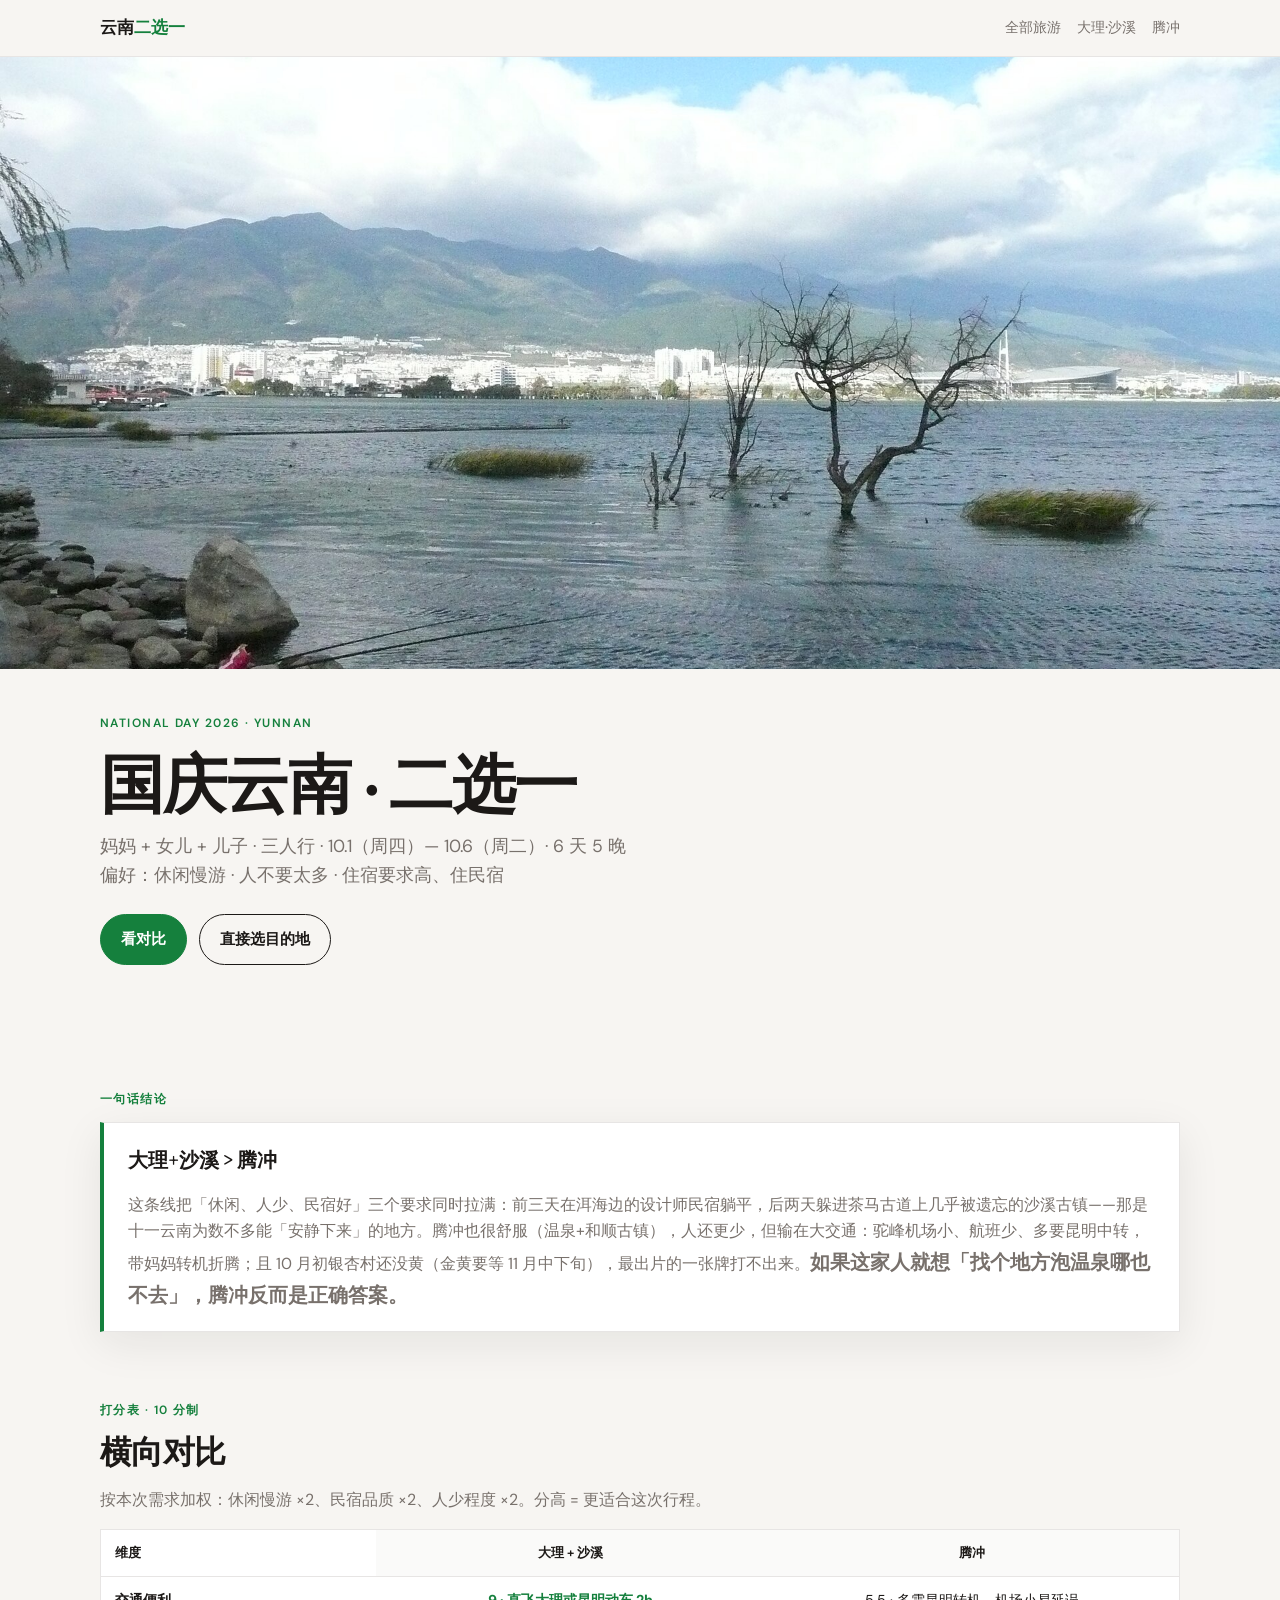
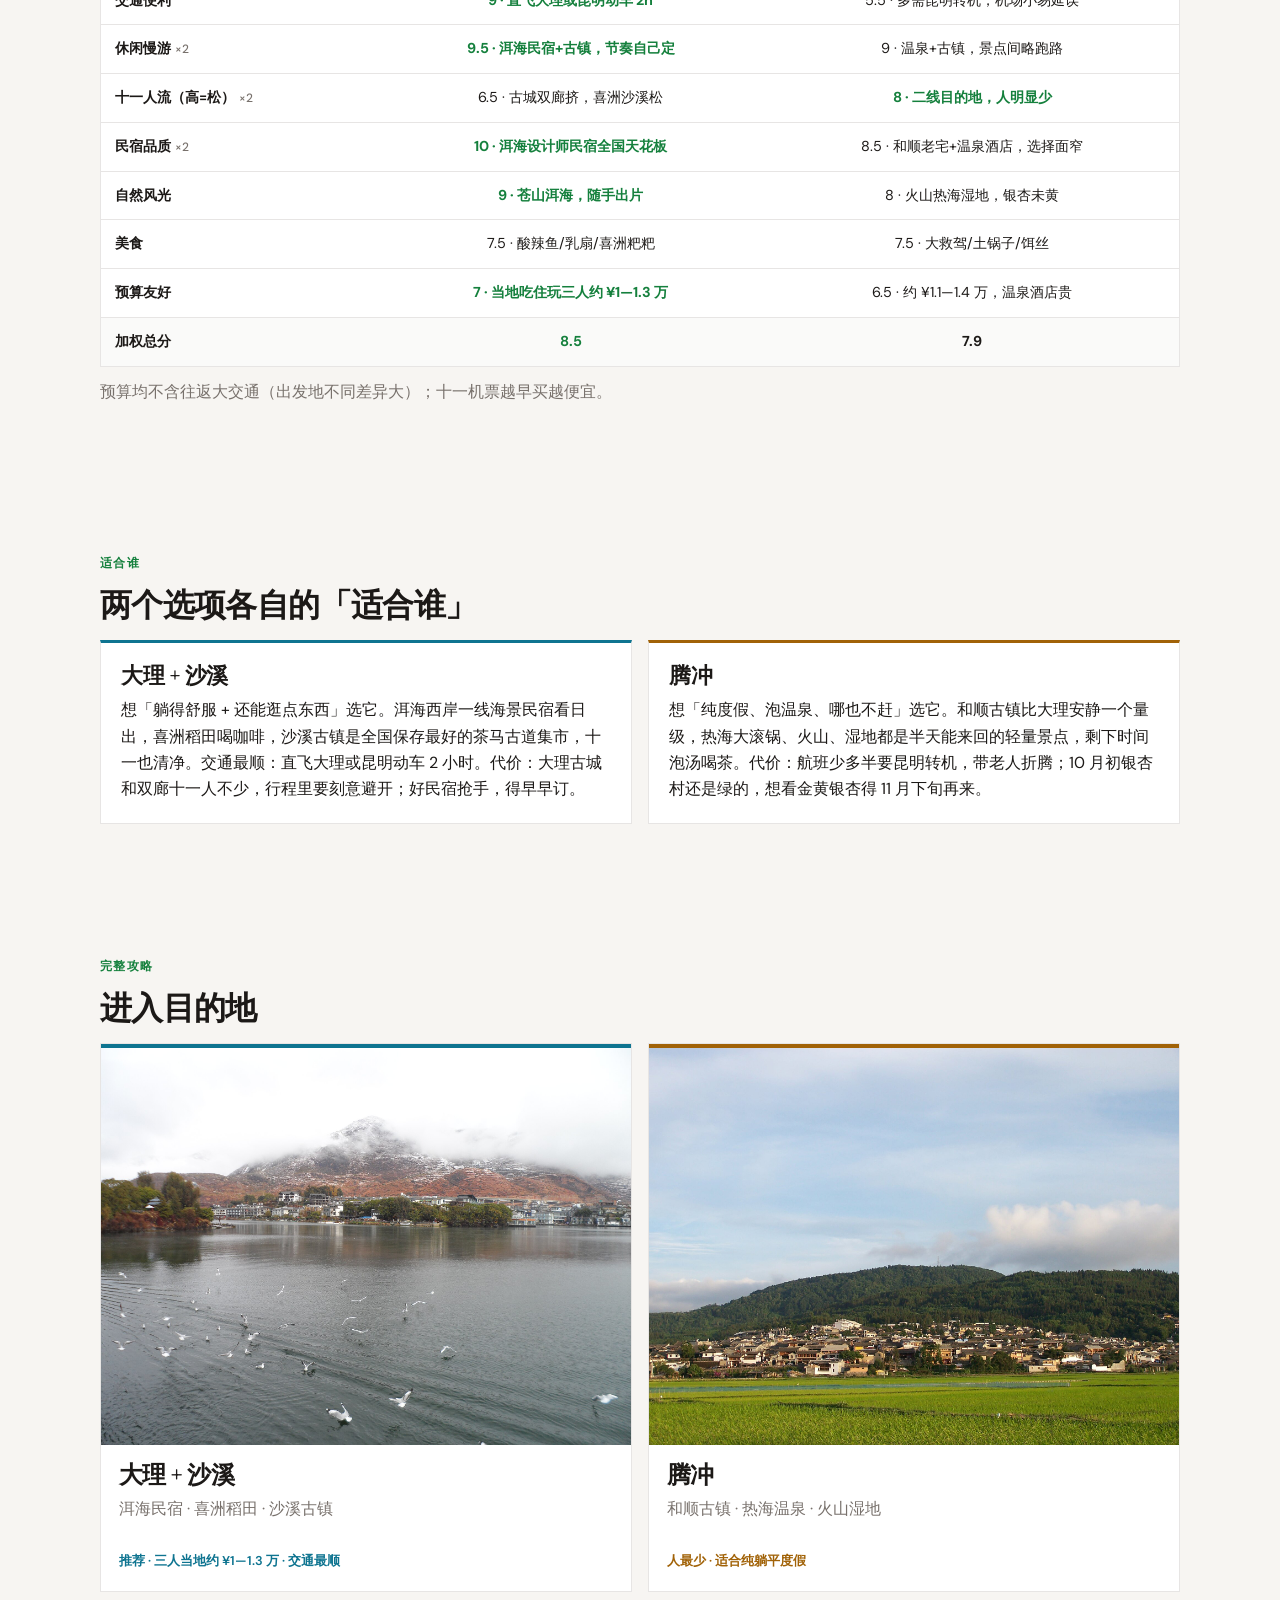
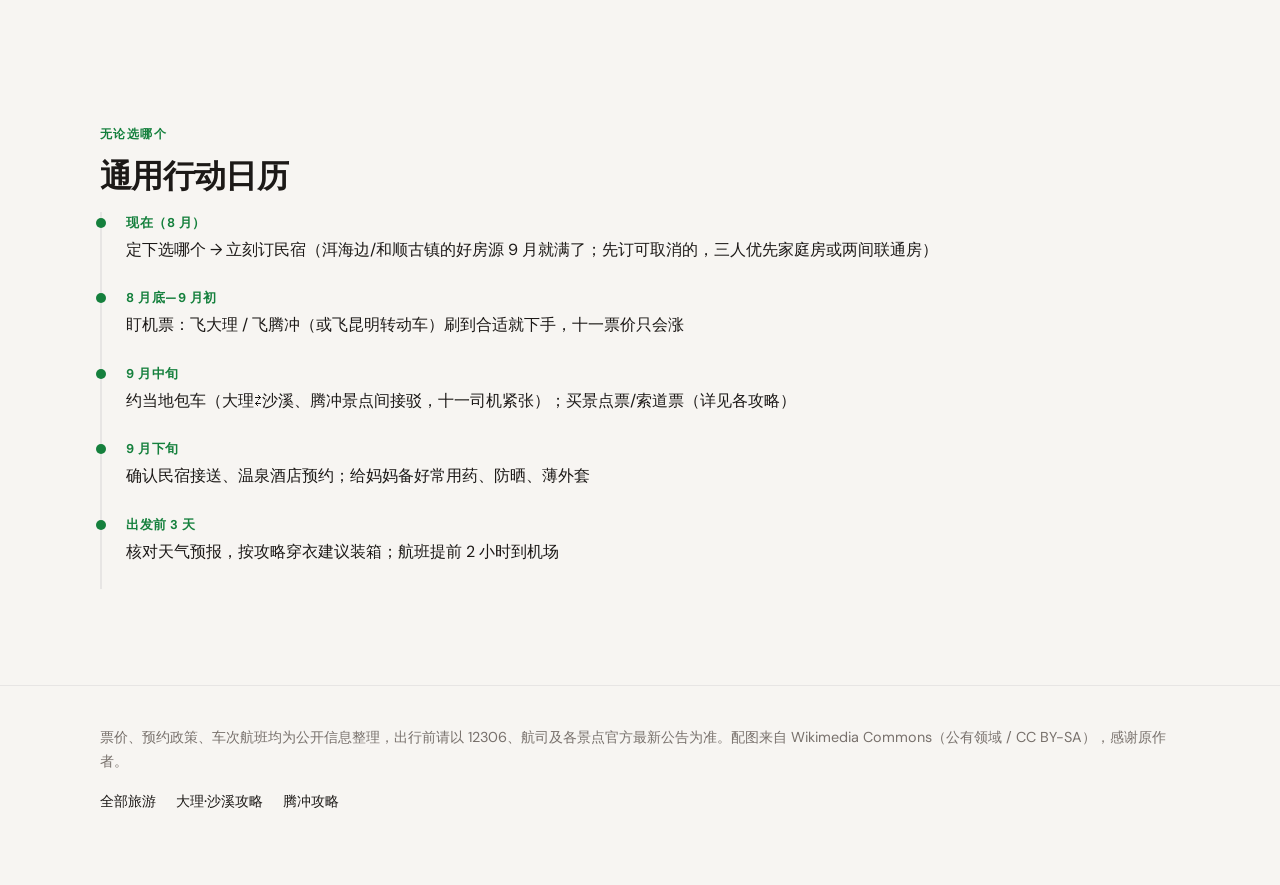
<file: yunnan.html>
<!DOCTYPE html>
<html lang="zh-CN">
<head>
  <meta charset="UTF-8">
  <meta name="viewport" content="width=device-width, initial-scale=1">
  <title>2026 国庆 · 云南二选一</title>
  <meta name="description" content="国庆云南 6 天 5 晚 · 妈妈+女儿+儿子三人 · 休闲慢游、人少、民宿优先 · 大理+沙溪 vs 腾冲 横向对比与完整攻略">
  <link rel="preconnect" href="https://fonts.googleapis.com">
  <link rel="preconnect" href="https://fonts.gstatic.com" crossorigin>
  <link href="https://fonts.googleapis.com/css2?family=DM+Sans:ital,opsz,wght@0,9..40,400;0,9..40,500;0,9..40,600;0,9..40,700;1,9..40,400&family=Fraunces:opsz,wght@9..144,500;9..144,600;9..144,700&display=swap" rel="stylesheet">
  <link rel="icon" type="image/svg+xml" href="./favicon.svg">
  <link rel="alternate icon" type="image/png" href="./favicon-180.png">
  <link rel="apple-touch-icon" href="./favicon-180.png">
  <link rel="stylesheet" href="assets/css/main.css">
</head>
<body data-theme="yunnan">
  <header class="site-header">
    <div class="site-header__inner">
      <a class="brand" href="yunnan">云南<span>二选一</span></a>
      <nav class="nav-links" aria-label="目的地">
        <a href="./">全部旅游</a>
        <a href="yunnan-dali">大理·沙溪</a>
        <a href="yunnan-tengchong">腾冲</a>
      </nav>
    </div>
  </header>

  <section class="home-hero">
    <div class="home-hero__media">
      <img src="assets/images/yunnan/hero.jpg" alt="大理洱海与苍山" width="1800" height="1012" fetchpriority="high">
    </div>
    <div class="home-hero__copy">
      <p class="eyebrow">National Day 2026 · Yunnan</p>
      <h1 class="display">国庆云南 · 二选一</h1>
      <p class="lead">妈妈 + 女儿 + 儿子 · 三人行 · 10.1（周四）— 10.6（周二）· 6 天 5 晚<br>偏好：休闲慢游 · 人不要太多 · 住宿要求高、住民宿</p>
      <div class="btn-group">
        <a class="btn btn-primary" href="#compare">看对比</a>
        <a class="btn" href="#destinations">直接选目的地</a>
      </div>
    </div>
  </section>

  <main>
    <section class="section" id="verdict">
      <div class="container reveal">
        <p class="eyebrow">一句话结论</p>
        <div class="verdict">
          <p><strong>大理+沙溪 &gt; 腾冲</strong></p>
          <p class="muted" style="margin-bottom:0">这条线把「休闲、人少、民宿好」三个要求同时拉满：前三天在洱海边的设计师民宿躺平，后两天躲进茶马古道上几乎被遗忘的沙溪古镇——那是十一云南为数不多能「安静下来」的地方。腾冲也很舒服（温泉+和顺古镇），人还更少，但输在大交通：驼峰机场小、航班少、多要昆明中转，带妈妈转机折腾；且 10 月初银杏村还没黄（金黄要等 11 月中下旬），最出片的一张牌打不出来。<strong>如果这家人就想「找个地方泡温泉哪也不去」，腾冲反而是正确答案。</strong></p>
        </div>
      </div>
    </section>

    <section class="section" id="compare" style="padding-top:0">
      <div class="container reveal">
        <p class="eyebrow">打分表 · 10 分制</p>
        <h2>横向对比</h2>
        <p class="muted">按本次需求加权：休闲慢游 ×2、民宿品质 ×2、人少程度 ×2。分高 = 更适合这次行程。</p>
        <div class="table-scroll">
          <table class="score-table">
            <thead>
              <tr>
                <th>维度</th>
                <th>大理 + 沙溪</th>
                <th>腾冲</th>
              </tr>
            </thead>
            <tbody>
              <tr>
                <td>交通便利</td>
                <td class="best">9 · 直飞大理或昆明动车 2h</td>
                <td>5.5 · 多需昆明转机，机场小易延误</td>
              </tr>
              <tr>
                <td>休闲慢游 <span class="weight-note">×2</span></td>
                <td class="best">9.5 · 洱海民宿+古镇，节奏自己定</td>
                <td>9 · 温泉+古镇，景点间略跑路</td>
              </tr>
              <tr>
                <td>十一人流（高=松） <span class="weight-note">×2</span></td>
                <td>6.5 · 古城双廊挤，喜洲沙溪松</td>
                <td class="best">8 · 二线目的地，人明显少</td>
              </tr>
              <tr>
                <td>民宿品质 <span class="weight-note">×2</span></td>
                <td class="best">10 · 洱海设计师民宿全国天花板</td>
                <td>8.5 · 和顺老宅+温泉酒店，选择面窄</td>
              </tr>
              <tr>
                <td>自然风光</td>
                <td class="best">9 · 苍山洱海，随手出片</td>
                <td>8 · 火山热海湿地，银杏未黄</td>
              </tr>
              <tr>
                <td>美食</td>
                <td>7.5 · 酸辣鱼/乳扇/喜洲粑粑</td>
                <td>7.5 · 大救驾/土锅子/饵丝</td>
              </tr>
              <tr>
                <td>预算友好</td>
                <td class="best">7 · 当地吃住玩三人约 ¥1—1.3 万</td>
                <td>6.5 · 约 ¥1.1—1.4 万，温泉酒店贵</td>
              </tr>
              <tr>
                <td>加权总分</td>
                <td class="best">8.5</td>
                <td>7.9</td>
              </tr>
            </tbody>
          </table>
        </div>
        <p class="muted" style="margin-top:0.75rem">预算均不含往返大交通（出发地不同差异大）；十一机票越早买越便宜。</p>
      </div>
    </section>

    <section class="section" id="fit">
      <div class="container">
        <p class="eyebrow reveal">适合谁</p>
        <h2 class="reveal">两个选项各自的「适合谁」</h2>
        <div class="fit-grid">
          <article class="fit-card reveal" style="--card-accent: var(--accent-yunnan-dali)">
            <h3>大理 + 沙溪</h3>
            <p>想「躺得舒服 + 还能逛点东西」选它。洱海西岸一线海景民宿看日出，喜洲稻田喝咖啡，沙溪古镇是全国保存最好的茶马古道集市，十一也清净。交通最顺：直飞大理或昆明动车 2 小时。代价：大理古城和双廊十一人不少，行程里要刻意避开；好民宿抢手，得早早订。</p>
          </article>
          <article class="fit-card reveal" style="--card-accent: var(--accent-yunnan-tengchong)">
            <h3>腾冲</h3>
            <p>想「纯度假、泡温泉、哪也不赶」选它。和顺古镇比大理安静一个量级，热海大滚锅、火山、湿地都是半天能来回的轻量景点，剩下时间泡汤喝茶。代价：航班少多半要昆明转机，带老人折腾；10 月初银杏村还是绿的，想看金黄银杏得 11 月下旬再来。</p>
          </article>
        </div>
      </div>
    </section>

    <section class="section" id="destinations">
      <div class="container">
        <p class="eyebrow reveal">完整攻略</p>
        <h2 class="reveal">进入目的地</h2>
        <div class="dest-grid">
          <a class="dest-card reveal" href="yunnan-dali" style="--card-accent: var(--accent-yunnan-dali)">
            <div class="dest-card__bar"></div>
            <div class="dest-card__media">
              <img src="assets/images/yunnan-dali/hero.jpg" alt="洱海与苍山" loading="lazy" width="800" height="600">
            </div>
            <div class="dest-card__body">
              <h3 class="dest-card__name">大理 + 沙溪</h3>
              <p class="muted">洱海民宿 · 喜洲稻田 · 沙溪古镇</p>
              <span class="dest-card__tag">推荐 · 三人当地约 ¥1—1.3 万 · 交通最顺</span>
            </div>
          </a>
          <a class="dest-card reveal" href="yunnan-tengchong" style="--card-accent: var(--accent-yunnan-tengchong)">
            <div class="dest-card__bar"></div>
            <div class="dest-card__media">
              <img src="assets/images/yunnan-tengchong/hero.jpg" alt="和顺古镇与稻田" loading="lazy" width="800" height="600">
            </div>
            <div class="dest-card__body">
              <h3 class="dest-card__name">腾冲</h3>
              <p class="muted">和顺古镇 · 热海温泉 · 火山湿地</p>
              <span class="dest-card__tag">人最少 · 适合纯躺平度假</span>
            </div>
          </a>
        </div>
      </div>
    </section>

    <section class="section" id="calendar">
      <div class="container reveal">
        <p class="eyebrow">无论选哪个</p>
        <h2>通用行动日历</h2>
        <ol class="timeline">
          <li>
            <time>现在（8 月）</time>
            定下选哪个 → 立刻订民宿（洱海边/和顺古镇的好房源 9 月就满了；先订可取消的，三人优先家庭房或两间联通房）
          </li>
          <li>
            <time>8 月底—9 月初</time>
            盯机票：飞大理 / 飞腾冲（或飞昆明转动车）刷到合适就下手，十一票价只会涨
          </li>
          <li>
            <time>9 月中旬</time>
            约当地包车（大理⇄沙溪、腾冲景点间接驳，十一司机紧张）；买景点票/索道票（详见各攻略）
          </li>
          <li>
            <time>9 月下旬</time>
            确认民宿接送、温泉酒店预约；给妈妈备好常用药、防晒、薄外套
          </li>
          <li>
            <time>出发前 3 天</time>
            核对天气预报，按攻略穿衣建议装箱；航班提前 2 小时到机场
          </li>
        </ol>
      </div>
    </section>
  </main>

  <footer class="site-footer">
    <div class="container">
      <p>票价、预约政策、车次航班均为公开信息整理，出行前请以 12306、航司及各景点官方最新公告为准。配图来自 Wikimedia Commons（公有领域 / CC BY-SA），感谢原作者。</p>
      <div class="site-footer__links">
        <a href="./">全部旅游</a>
        <a href="yunnan-dali">大理·沙溪攻略</a>
        <a href="yunnan-tengchong">腾冲攻略</a>
      </div>
    </div>
  </footer>

  <script src="assets/js/main.js"></script>
</body>
</html>
</file>
<file: assets/css/main.css>
/* 2026 十一 · 五选一 — design tokens & layout */

:root {
  --bg: #f7f5f2;
  --surface: #ffffff;
  --ink: #1c1917;
  --muted: #78716c;
  --line: #e7e5e4;
  --accent: #0f766e;
  --accent-shanxi: #b45309;
  --accent-wuhan: #0f766e;
  --accent-fujian: #0369a1;
  --accent-chengyu: #c2410c;
  --accent-jiangxi: #166534;
  --accent-korea: #be123c;
  --accent-yunnan: #15803d;
  --accent-yunnan-dali: #0e7490;
  --accent-yunnan-tengchong: #a16207;
  --radius: 4px;
  --shadow: 0 12px 40px rgba(28, 25, 23, 0.08);
  --font-display: "Fraunces", "Songti SC", "Noto Serif SC", serif;
  --font-body: "DM Sans", "PingFang SC", "Hiragino Sans GB", "Noto Sans SC", sans-serif;
  --space: clamp(1.25rem, 4vw, 2.5rem);
  --max: 1080px;
}

body[data-theme="shanxi"] { --accent: var(--accent-shanxi); }
body[data-theme="wuhan"] { --accent: var(--accent-wuhan); }
body[data-theme="fujian"] { --accent: var(--accent-fujian); }
body[data-theme="chengyu"] { --accent: var(--accent-chengyu); }
body[data-theme="jiangxi"] { --accent: var(--accent-jiangxi); }
body[data-theme="korea"] { --accent: var(--accent-korea); }
body[data-theme="yunnan"] { --accent: var(--accent-yunnan); }
body[data-theme="yunnan-dali"] { --accent: var(--accent-yunnan-dali); }
body[data-theme="yunnan-tengchong"] { --accent: var(--accent-yunnan-tengchong); }

*,
*::before,
*::after {
  box-sizing: border-box;
}

html {
  scroll-behavior: smooth;
  -webkit-text-size-adjust: 100%;
}

body {
  margin: 0;
  font-family: var(--font-body);
  font-size: 1rem;
  line-height: 1.65;
  color: var(--ink);
  background: var(--bg);
}

img {
  max-width: 100%;
  height: auto;
  display: block;
}

a {
  color: var(--accent);
  text-decoration-thickness: 1px;
  text-underline-offset: 0.2em;
}

a:hover {
  color: var(--ink);
}

:focus-visible {
  outline: 2px solid var(--accent);
  outline-offset: 3px;
}

h1, h2, h3, .display {
  font-family: var(--font-display);
  font-weight: 600;
  line-height: 1.2;
  letter-spacing: -0.02em;
}

h1 { font-size: clamp(2.2rem, 7vw, 3.6rem); margin: 0 0 0.6rem; }
h2 { font-size: clamp(1.5rem, 4vw, 2rem); margin: 0 0 1rem; }
h3 { font-size: 1.15rem; margin: 0 0 0.5rem; }

p { margin: 0 0 1rem; }
ul, ol { margin: 0 0 1rem; padding-left: 1.2rem; }
li + li { margin-top: 0.35rem; }

.container {
  width: min(100% - 2.5rem, var(--max));
  margin-inline: auto;
}

.section {
  padding: calc(var(--space) * 1.6) 0;
}

.eyebrow {
  display: inline-block;
  font-size: 0.75rem;
  font-weight: 600;
  letter-spacing: 0.12em;
  text-transform: uppercase;
  color: var(--accent);
  margin-bottom: 0.75rem;
}

.muted { color: var(--muted); }
.lead { font-size: 1.1rem; color: var(--muted); max-width: 40rem; }

/* Header */
.site-header {
  position: sticky;
  top: 0;
  z-index: 40;
  background: rgba(247, 245, 242, 0.92);
  backdrop-filter: blur(10px);
  border-bottom: 1px solid var(--line);
}

.site-header__inner {
  display: flex;
  align-items: center;
  gap: 1rem;
  min-height: 3.5rem;
  width: min(100% - 2rem, var(--max));
  margin-inline: auto;
}

.brand {
  font-family: var(--font-display);
  font-weight: 600;
  font-size: 1.05rem;
  color: var(--ink);
  text-decoration: none;
  white-space: nowrap;
  flex-shrink: 0;
}

.brand span {
  color: var(--accent);
}

.nav-links {
  display: flex;
  gap: 0.15rem 1rem;
  overflow-x: auto;
  -webkit-overflow-scrolling: touch;
  scrollbar-width: none;
  margin-left: auto;
  padding: 0.5rem 0;
}

.nav-links::-webkit-scrollbar { display: none; }

.nav-links a {
  color: var(--muted);
  text-decoration: none;
  font-size: 0.9rem;
  font-weight: 500;
  white-space: nowrap;
}

.nav-links a:hover,
.nav-links a.is-active {
  color: var(--ink);
}

/* Buttons */
.btn {
  display: inline-flex;
  align-items: center;
  justify-content: center;
  gap: 0.4rem;
  padding: 0.75rem 1.25rem;
  border-radius: 999px;
  border: 1px solid var(--ink);
  background: transparent;
  color: var(--ink);
  font: inherit;
  font-weight: 600;
  font-size: 0.95rem;
  text-decoration: none;
  cursor: pointer;
  transition: background 0.2s, color 0.2s, transform 0.2s;
}

.btn:hover {
  background: var(--ink);
  color: var(--bg);
  text-decoration: none;
}

.btn-primary {
  background: var(--accent);
  border-color: var(--accent);
  color: #fff;
}

.btn-primary:hover {
  background: var(--ink);
  border-color: var(--ink);
  color: #fff;
}

.btn-group {
  display: flex;
  flex-wrap: wrap;
  gap: 0.75rem;
  margin-top: 1.5rem;
}

/* Home hero — full bleed image, text below (no overlays) */
.home-hero {
  padding: 0;
}

.home-hero__media {
  width: 100%;
  aspect-ratio: 16 / 9;
  max-height: min(68vh, 620px);
  overflow: hidden;
  background: #ddd;
}

.home-hero__media img {
  width: 100%;
  height: 100%;
  object-fit: cover;
}

.home-hero__copy {
  width: min(100% - 2.5rem, var(--max));
  margin: 0 auto;
  padding: var(--space) 0 calc(var(--space) * 1.4);
}

.home-hero__copy .display {
  font-size: clamp(2.4rem, 8vw, 4rem);
}

/* Verdict */
.verdict {
  background: var(--surface);
  border: 1px solid var(--line);
  border-left: 4px solid var(--accent);
  padding: 1.25rem 1.5rem;
  box-shadow: var(--shadow);
}

.verdict strong {
  font-family: var(--font-display);
  font-size: 1.25rem;
}

/* Tables */
.table-scroll {
  overflow-x: auto;
  -webkit-overflow-scrolling: touch;
  border: 1px solid var(--line);
  background: var(--surface);
}

.score-table {
  width: 100%;
  border-collapse: collapse;
  font-size: 0.9rem;
  min-width: 640px;
}

.score-table th,
.score-table td {
  padding: 0.75rem 0.9rem;
  text-align: center;
  border-bottom: 1px solid var(--line);
  white-space: nowrap;
}

.score-table th:first-child,
.score-table td:first-child {
  text-align: left;
  position: sticky;
  left: 0;
  background: var(--surface);
  font-weight: 600;
  z-index: 1;
  box-shadow: 4px 0 8px -6px rgba(0, 0, 0, 0.15);
}

.score-table thead th {
  background: #fafaf9;
  font-weight: 600;
  font-size: 0.8rem;
}

.score-table tbody tr:last-child td {
  border-bottom: 0;
  font-weight: 700;
  background: #fafaf9;
}

.score-table .best {
  color: var(--accent);
  font-weight: 700;
}

.weight-note {
  font-size: 0.75rem;
  font-weight: 500;
  color: var(--muted);
}

/* Fit cards / destination cards */
.fit-grid,
.dest-grid {
  display: grid;
  gap: 1rem;
}

@media (min-width: 640px) {
  .fit-grid { grid-template-columns: 1fr 1fr; }
  .dest-grid { grid-template-columns: 1fr 1fr; }
}

@media (min-width: 960px) {
  .dest-grid { grid-template-columns: repeat(auto-fit, minmax(190px, 1fr)); }
}

.fit-card {
  background: var(--surface);
  border: 1px solid var(--line);
  padding: 1.25rem;
  border-top: 3px solid var(--card-accent, var(--accent));
}

.fit-card h3 {
  font-family: var(--font-display);
  font-size: 1.35rem;
}

.fit-card p:last-child { margin-bottom: 0; }

.dest-card {
  display: flex;
  flex-direction: column;
  text-decoration: none;
  color: inherit;
  background: var(--surface);
  border: 1px solid var(--line);
  overflow: hidden;
  transition: transform 0.25s ease, box-shadow 0.25s ease;
}

.dest-card:hover {
  transform: translateY(-4px);
  box-shadow: var(--shadow);
  color: inherit;
  text-decoration: none;
}

.dest-card__bar {
  height: 4px;
  background: var(--card-accent, var(--accent));
}

.dest-card__media {
  aspect-ratio: 4 / 3;
  overflow: hidden;
  background: #ddd;
}

.dest-card__media img {
  width: 100%;
  height: 100%;
  object-fit: cover;
  transition: transform 0.4s ease;
}

.dest-card:hover .dest-card__media img {
  transform: scale(1.04);
}

.dest-card__body {
  padding: 1rem 1.1rem 1.25rem;
  flex: 1;
  display: flex;
  flex-direction: column;
}

.dest-card__name {
  font-family: var(--font-display);
  font-size: 1.5rem;
  margin: 0 0 0.35rem;
}

.dest-card__tag {
  display: inline-block;
  margin-top: auto;
  padding-top: 0.75rem;
  font-size: 0.8rem;
  font-weight: 600;
  color: var(--card-accent, var(--accent));
}

/* Timeline */
.timeline {
  list-style: none;
  padding: 0;
  margin: 0;
  border-left: 2px solid var(--line);
}

.timeline li {
  position: relative;
  padding: 0 0 1.5rem 1.5rem;
  margin: 0;
}

.timeline li::before {
  content: "";
  position: absolute;
  left: -6px;
  top: 0.4rem;
  width: 10px;
  height: 10px;
  border-radius: 50%;
  background: var(--accent);
}

.timeline time {
  display: block;
  font-size: 0.8rem;
  font-weight: 700;
  letter-spacing: 0.04em;
  color: var(--accent);
  margin-bottom: 0.25rem;
}

/* Page hero (detail) */
.page-hero {
  padding: 0;
}

.page-hero__media {
  width: 100%;
  aspect-ratio: 16 / 10;
  max-height: min(56vh, 520px);
  overflow: hidden;
  background: #ddd;
}

.page-hero__media img {
  width: 100%;
  height: 100%;
  object-fit: cover;
}

.page-hero__copy {
  width: min(100% - 2.5rem, var(--max));
  margin: 0 auto;
  padding: 1.5rem 0 0.5rem;
}

.accent-bar {
  display: block;
  width: 3rem;
  height: 4px;
  background: var(--accent);
  margin-bottom: 1rem;
}

.page-hero__copy .display {
  font-size: clamp(2.4rem, 8vw, 3.8rem);
}

/* TOC */
.toc {
  position: sticky;
  top: 3.5rem;
  z-index: 30;
  background: rgba(247, 245, 242, 0.96);
  backdrop-filter: blur(8px);
  border-bottom: 1px solid var(--line);
  margin-bottom: 0.5rem;
}

.toc__inner {
  display: flex;
  gap: 0.25rem 1.1rem;
  overflow-x: auto;
  -webkit-overflow-scrolling: touch;
  scrollbar-width: none;
  width: min(100% - 2rem, var(--max));
  margin-inline: auto;
  padding: 0.7rem 0;
}

.toc__inner::-webkit-scrollbar { display: none; }

.toc a {
  color: var(--muted);
  text-decoration: none;
  font-size: 0.85rem;
  font-weight: 500;
  white-space: nowrap;
  padding-bottom: 0.15rem;
  border-bottom: 2px solid transparent;
}

.toc a.is-active,
.toc a:hover {
  color: var(--ink);
  border-bottom-color: var(--accent);
}

/* Highlight mosaic */
.mosaic {
  display: grid;
  gap: 1rem;
}

@media (min-width: 720px) {
  .mosaic { grid-template-columns: repeat(3, 1fr); }
}

.mosaic-card {
  background: var(--surface);
  border: 1px solid var(--line);
  overflow: hidden;
}

.mosaic-card img {
  width: 100%;
  aspect-ratio: 4 / 3;
  object-fit: cover;
}

.mosaic-card__body {
  padding: 1rem 1.1rem 1.2rem;
}

.mosaic-card__body p:last-child { margin-bottom: 0; }

/* Day cards / itinerary */
.itinerary-desktop { display: none; }
.itinerary-mobile { display: grid; gap: 0.75rem; }

@media (min-width: 800px) {
  .itinerary-desktop { display: block; }
  .itinerary-mobile { display: none; }
}

.day-card {
  background: var(--surface);
  border: 1px solid var(--line);
  padding: 1rem 1.1rem;
}

.day-card__date {
  font-size: 0.8rem;
  font-weight: 700;
  color: var(--accent);
  margin-bottom: 0.35rem;
}

.day-card dl {
  margin: 0;
  display: grid;
  gap: 0.5rem;
}

.day-card dt {
  font-size: 0.75rem;
  font-weight: 700;
  letter-spacing: 0.06em;
  text-transform: uppercase;
  color: var(--muted);
}

.day-card dd {
  margin: 0.15rem 0 0;
}

.schedule-table {
  width: 100%;
  border-collapse: collapse;
  background: var(--surface);
  border: 1px solid var(--line);
  font-size: 0.9rem;
}

.schedule-table th,
.schedule-table td {
  padding: 0.75rem 0.9rem;
  border-bottom: 1px solid var(--line);
  text-align: left;
  vertical-align: top;
}

.schedule-table thead th {
  background: #fafaf9;
  font-size: 0.8rem;
}

.schedule-table tbody tr:last-child td { border-bottom: 0; }

/* Day detail blocks */
.day-block {
  padding: 1.25rem 0;
  border-bottom: 1px solid var(--line);
}

.day-block:last-child { border-bottom: 0; }

.day-block h3 {
  font-family: var(--font-display);
  font-size: 1.35rem;
  color: var(--accent);
}

/* Food grid */
.food-grid {
  display: grid;
  grid-template-columns: 1fr 1fr;
  gap: 0.85rem;
}

@media (min-width: 720px) {
  .food-grid { grid-template-columns: repeat(3, 1fr); }
}

.food-card {
  background: var(--surface);
  border: 1px solid var(--line);
  overflow: hidden;
}

.food-card img {
  width: 100%;
  aspect-ratio: 1;
  object-fit: cover;
}

.food-card figcaption {
  padding: 0.7rem 0.85rem 0.9rem;
  font-size: 0.9rem;
  font-weight: 600;
}

/* Callout / tips */
.callout {
  background: var(--surface);
  border: 1px solid var(--line);
  border-left: 4px solid var(--accent);
  padding: 1.1rem 1.25rem;
  margin-bottom: 1rem;
}

.callout h3 { margin-top: 0; }

.panel {
  background: var(--surface);
  border: 1px solid var(--line);
  padding: 1.25rem 1.35rem;
  margin-bottom: 1rem;
}

.panel h3 { margin-top: 0; }

/* Footer */
.site-footer {
  margin-top: 2rem;
  padding: 2.5rem 0 3rem;
  border-top: 1px solid var(--line);
  color: var(--muted);
  font-size: 0.9rem;
}

.site-footer__links {
  display: flex;
  flex-wrap: wrap;
  gap: 0.75rem 1.25rem;
  margin: 1rem 0 1.5rem;
}

.site-footer__links a {
  color: var(--ink);
  text-decoration: none;
  font-weight: 500;
}

.site-footer__links a:hover {
  color: var(--accent);
}

/* Day route maps (Leaflet) */
.day-map {
  height: 300px;
  border: 1px solid var(--line);
  border-radius: var(--radius);
  margin-top: 0.75rem;
  background: #e8e4df;
}

@media (min-width: 800px) {
  .day-map { height: 340px; }
}

.map-pin {
  background: none;
  border: none;
}

.map-pin span {
  display: flex;
  align-items: center;
  justify-content: center;
  width: 26px;
  height: 26px;
  border-radius: 50%;
  background: var(--accent);
  color: #fff;
  font: 700 13px/1 var(--font-body);
  border: 2px solid #fff;
  box-shadow: 0 1px 4px rgba(0, 0, 0, 0.35);
}

.map-pin--opt span {
  background: #9ca3af;
}

.map-caption {
  font-size: 0.85rem;
  color: var(--muted);
  margin: 0.4rem 0 0;
}

/* Reveal motion */
.reveal {
  opacity: 0;
  transform: translateY(16px);
  transition: opacity 0.55s ease, transform 0.55s ease;
}

.reveal.is-visible {
  opacity: 1;
  transform: none;
}

@media (prefers-reduced-motion: reduce) {
  html { scroll-behavior: auto; }
  .reveal {
    opacity: 1;
    transform: none;
    transition: none;
  }
  .dest-card,
  .dest-card__media img,
  .btn {
    transition: none;
  }
}
</file>
